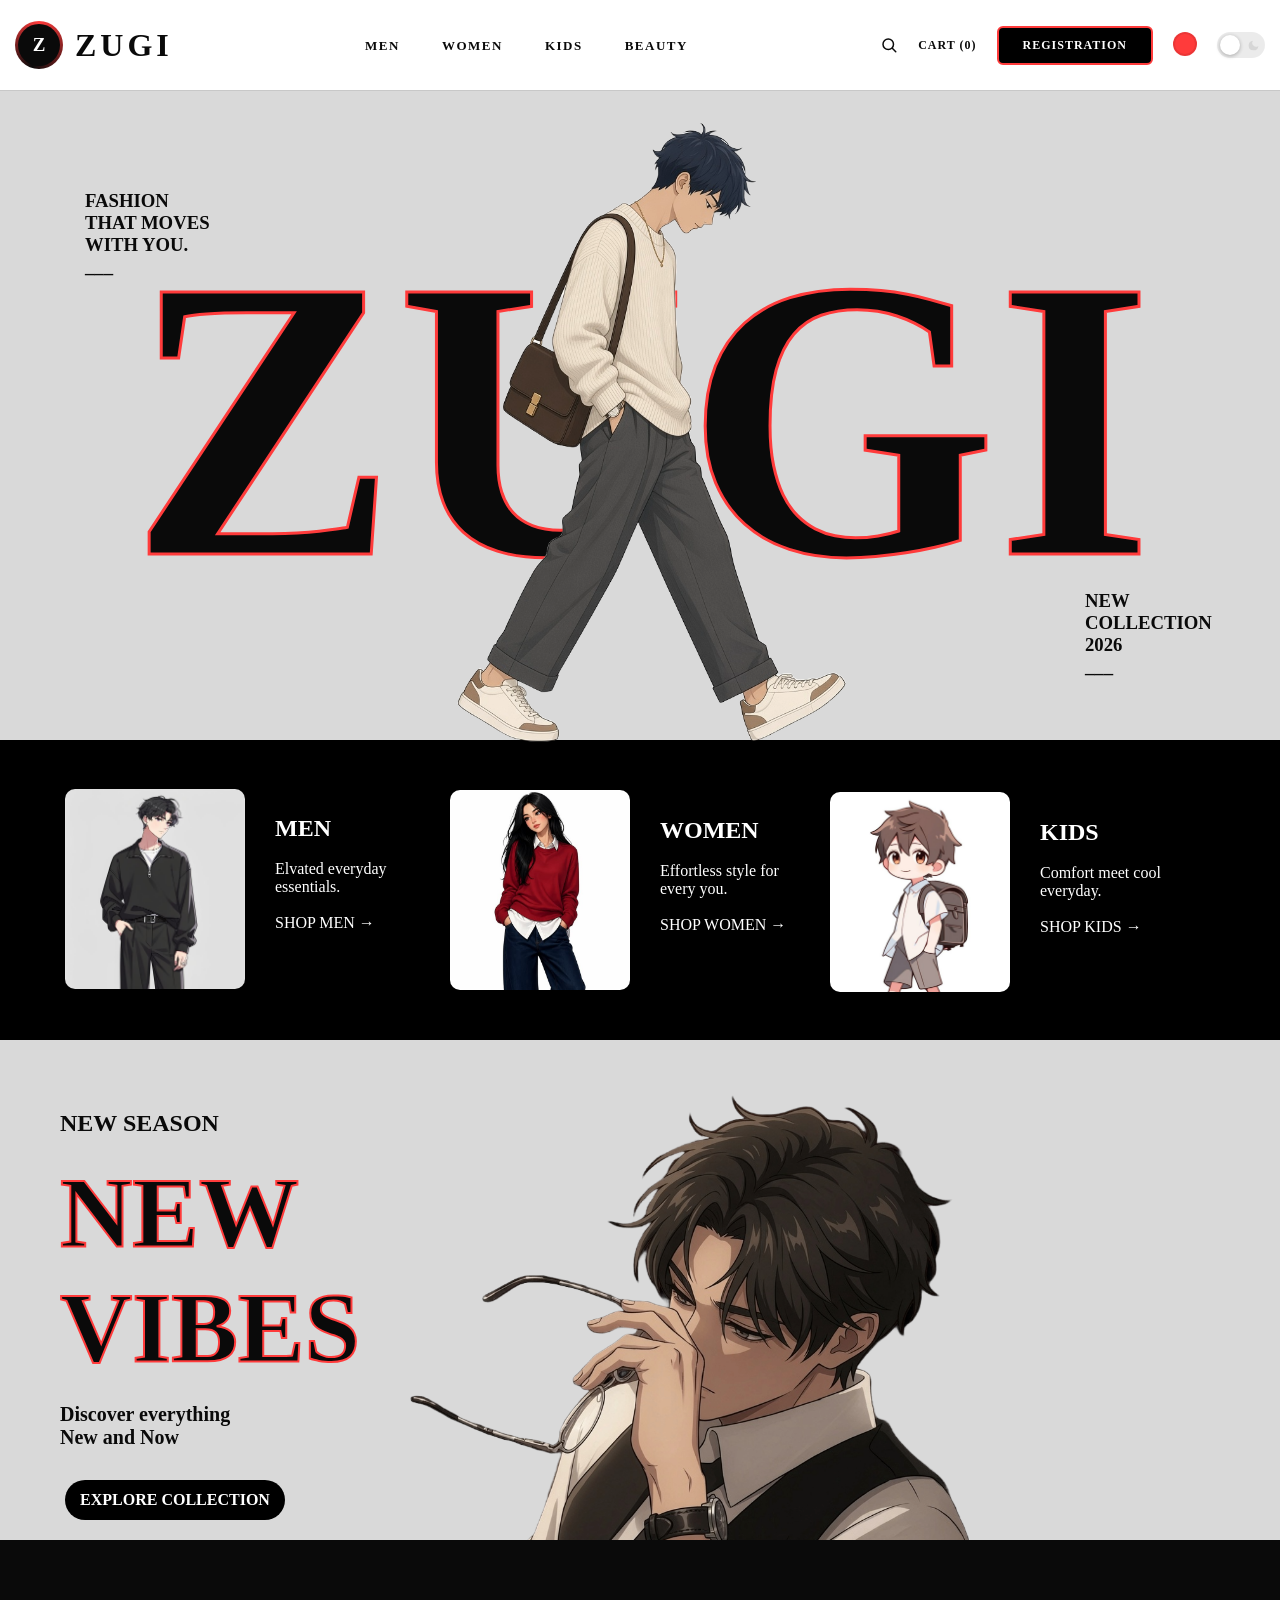
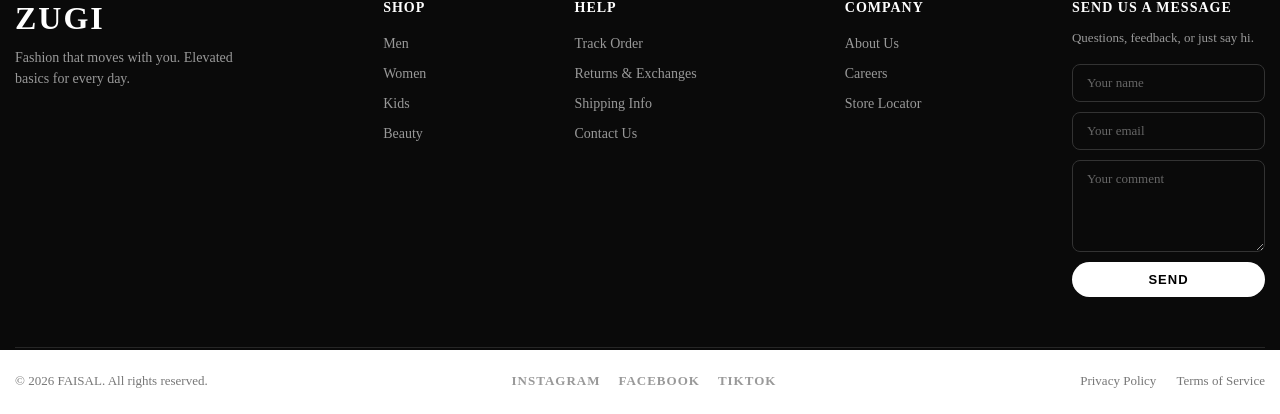
<file: index.html>
<!DOCTYPE html>
<html>
<head>
	<meta charset="utf-8">
	<meta name="viewport" content="width=device-width, initial-scale=1">
	<title>ZUGI</title>
	<style>
* {
	margin: 0px;
	padding: 0px;
}
html{
	scroll-behavior: smooth;
}

/* ===== Light/Dark Mode ===== */
:root{
	--bg: #ffffff;
	--text: #0a0a0a;
	--header-bg: rgba(255,255,255,0.92);
	--card-bg: #f5f5f5;
	--card-text: #0a0a0a;
	--card-border: rgba(0,0,0,0.08);
	--accent: #ff3b3b;
	--muted: #888888;
	--shadow: rgba(0,0,0,0.12);
	--hero-bg: #d9d9d9;
}
body.dark-mode{
	--bg: #121212;
	--text: #f2f2f2;
	--header-bg: rgba(18,18,18,0.92);
	--card-bg: #1e1e1e;
	--card-text: #f2f2f2;
	--card-border: rgba(255,255,255,0.1);
	--muted: #999999;
	--shadow: rgba(0,0,0,0.4);
	--hero-bg: #1c1c1c;
}
body{
	padding-top: 90px;
	background: var(--bg);
	color: var(--text);
}
body, body *{
	transition: background-color 0.3s ease, color 0.3s ease, border-color 0.3s ease, box-shadow 0.3s ease;
}

/* Dark/light switch */
.theme-switch{
	background: none;
	border: none;
	padding: 0;
	cursor: pointer;
	display: flex;
	align-items: center;
}
.theme-switch-track{
	position: relative;
	width: 48px;
	height: 26px;
	border-radius: 20px;
	background: var(--card-border);
	display: flex;
	align-items: center;
	justify-content: space-between;
	padding: 0 5px;
	box-sizing: border-box;
}
.theme-switch-track svg{
	width: 13px;
	height: 13px;
	opacity: 0.6;
}
.theme-switch-track svg.sun-icon{ color: #f5a623; }
.theme-switch-track svg.moon-icon{ color: #c9c9c9; }
.theme-switch-thumb{
	position: absolute;
	top: 3px;
	left: 3px;
	width: 20px;
	height: 20px;
	border-radius: 50%;
	background: #ffffff;
	box-shadow: 0 1px 4px rgba(0,0,0,0.3);
	transition: transform 0.3s ease;
}
body.dark-mode .theme-switch-thumb{
	transform: translateX(22px);
}

/* Accent color picker */
/* Search widget */
.search-widget{
	position: relative;
}
.search-btn{
	background: none;
	border: none;
	cursor: pointer;
	color: var(--text);
	padding: 0;
	display: flex;
	align-items: center;
	transition: color 0.25s;
}
.search-btn svg{
	width: 18px;
	height: 18px;
}
.search-btn:hover{
	color: var(--accent);
}
.search-panel{
	display: flex;
	position: absolute;
	top: 34px;
	left: 50%;
	transform: translateX(-50%) translateY(-8px) scale(0.96);
	background: var(--card-bg);
	border: 1px solid var(--card-border);
	border-radius: 50px;
	padding: 6px;
	box-shadow: 0 8px 24px var(--shadow);
	z-index: 1100;
	opacity: 0;
	pointer-events: none;
	transition: opacity 0.2s ease, transform 0.2s ease;
}
.search-panel.open{
	opacity: 1;
	transform: translateX(-50%) translateY(0) scale(1);
	pointer-events: auto;
}
.search-panel input{
	border: none;
	background: transparent;
	outline: none;
	padding: 8px 12px;
	width: 200px;
	color: var(--card-text);
	font-size: 13px;
}
.search-panel button{
	background: var(--accent);
	color: white;
	border: none;
	border-radius: 50px;
	padding: 8px 18px;
	font-size: 11px;
	font-weight: bold;
	letter-spacing: 1px;
	cursor: pointer;
}

.color-picker{
	position: relative;
}
.color-picker-btn{
	width: 24px;
	height: 24px;
	border-radius: 50%;
	border: 2px solid var(--card-border);
	background: var(--accent);
	cursor: pointer;
	padding: 0;
}
.color-picker-panel{
	display: grid;
	position: absolute;
	top: 38px;
	right: 0;
	background: var(--card-bg);
	border: 1px solid var(--card-border);
	border-radius: 12px;
	padding: 12px;
	box-shadow: 0 8px 24px var(--shadow);
	gap: 10px;
	grid-template-columns: repeat(4, 1fr);
	z-index: 1100;
	opacity: 0;
	transform: translateY(-8px) scale(0.96);
	pointer-events: none;
	transition: opacity 0.2s ease, transform 0.2s ease;
}
.color-picker-panel.open{
	opacity: 1;
	transform: translateY(0) scale(1);
	pointer-events: auto;
}
.color-swatch{
	width: 26px;
	height: 26px;
	border-radius: 50%;
	border: 2px solid transparent;
	cursor: pointer;
	padding: 0;
	transition: transform 0.15s ease, border-color 0.2s ease;
}
.color-swatch:hover{
	transform: scale(1.15);
}
.color-swatch.active{
	border-color: var(--card-text);
	box-shadow: 0 0 0 2px var(--card-bg), 0 0 0 4px var(--card-text);
}
.color-picker-btn{
	transition: transform 0.2s ease;
}
.color-picker-btn:hover{
	transform: scale(1.12);
}
.theme-switch-track{
	transition: box-shadow 0.2s ease;
}
.theme-switch:hover .theme-switch-track{
	box-shadow: 0 0 0 3px var(--card-border);
}
.container{
	height: 10px;
	width: 1250px;
	/*background: red;*/
	margin: auto;
}
.header{
	width: 100%;
	height: 90px;
	background: var(--header-bg);
	backdrop-filter: blur(10px);
	-webkit-backdrop-filter: blur(10px);
	box-shadow: 0 1px 0 rgba(0,0,0,0.08);
	position: fixed;
	top: 0;
	left: 0;
	z-index: 1000;
}
.header .container{
	height: 100%;
	display: flex;
	align-items: center;
	justify-content: space-between;
}
.logo{
	height: auto;
	width: auto;
	margin: 0;
	position: static;
}
.logo-link{
	display: flex;
	align-items: center;
	gap: 12px;
	text-decoration: none;
	animation: logoIntro 0.7s ease both;
}
@keyframes logoIntro{
	from{ opacity: 0; transform: translateY(-8px); }
	to{ opacity: 1; transform: translateY(0); }
}
.logo-ring{
	flex-shrink: 0;
	width: 42px;
	height: 42px;
	border-radius: 50%;
	padding: 3px;
	display: flex;
	align-items: center;
	justify-content: center;
	background: conic-gradient(from 0deg, var(--accent), #0a0a0a 55%, var(--accent));
	animation: logoSpin 5s linear infinite;
	transition: animation-duration 0.3s ease;
}
.logo-badge{
	width: 100%;
	height: 100%;
	border-radius: 50%;
	background: #0a0a0a;
	color: #fff;
	display: flex;
	align-items: center;
	justify-content: center;
	font-family: Cooper, Georgia, serif;
	font-size: 19px;
	font-weight: 700;
	animation: logoSpinReverse 5s linear infinite;
}
@keyframes logoSpin{
	to{ transform: rotate(360deg); }
}
@keyframes logoSpinReverse{
	to{ transform: rotate(-360deg); }
}
.logo-link:hover .logo-ring{
	animation-duration: 1.4s;
}
.logo-link:hover .logo-badge{
	animation-duration: 1.4s;
}
.logo h1{
	font-size: 32px;
	font-family: Cooper, Georgia, serif;
	letter-spacing: 4px;
	color: var(--text);
	transition: letter-spacing 0.3s ease, color 0.3s ease;
}
.logo-link:hover h1{
	letter-spacing: 6px;
	color: var(--accent);
}
.navi{
	height: auto;
	width: auto;
}
.navi ul{
	display: flex;
	align-items: center;
	gap: 8px;
}
.navi ul li{
	display: inline;
}
.navi ul li a{
	position: relative;
	color: var(--text);
	text-decoration: none;
	padding: 8px 17px;
	font-weight: 700;
	font-size: 13px;
	letter-spacing: 1.5px;
	transition: color 0.25s;
}
.navi ul li a::after{
	content: "";
	position: absolute;
	left: 17px;
	right: 17px;
	bottom: 4px;
	height: 2px;
	background: var(--accent);
	transform: scaleX(0);
	transform-origin: right;
	transition: transform 0.3s ease;
}
.navi ul li a:hover{
	color: var(--accent);
}
.navi ul li a:hover::after{
	transform: scaleX(1);
	transform-origin: left;
}
.header-icons{
	display: flex;
	align-items: center;
	gap: 20px;
}
.header-icons a{
	color: var(--text);
	text-decoration: none;
	font-size: 12px;
	font-weight: 700;
	letter-spacing: 1px;
	transition: color 0.25s;
}
.header-icons a:hover{
	color: var(--accent);
}
.content{
	width: 100%;
	height: 650px;
	background: var(--hero-bg);
}
.thankyou{
	width: 100%;
	min-height: 450px;
	background: #fff;
	display: flex;
	align-items: center;
	justify-content: center;
}
.thankyou .container{
	height: auto;
	display: flex;
	align-items: center;
	justify-content: center;
}
.thankyou-card{
	max-width: 480px;
	width: 100%;
	text-align: center;
	padding: 70px 20px;
}
.thankyou-icon{
	width: 64px;
	height: 64px;
	border-radius: 50%;
	background: #0a0a0a;
	color: #fff;
	display: flex;
	align-items: center;
	justify-content: center;
	font-size: 28px;
	margin: 0 auto 24px;
	animation: thankyouPop 0.5s ease both;
}
@keyframes thankyouPop{
	from{ transform: scale(0); opacity: 0; }
	to{ transform: scale(1); opacity: 1; }
}
.thankyou-card h1{
	font-size: 36px;
	letter-spacing: 2px;
	color: #0a0a0a;
	margin-bottom: 18px;
	animation: logoIntro 0.6s ease both;
}
.thankyou-card p{
	font-size: 15px;
	color: #555;
	line-height: 1.6;
	margin-bottom: 30px;
}
.thankyou-btn{
	display: inline-block;
	background: #0a0a0a;
	color: #fff;
	text-decoration: none;
	padding: 14px 36px;
	border-radius: 50px;
	font-weight: bold;
	letter-spacing: 1px;
	font-size: 13px;
	transition: background 0.3s ease;
}
.thankyou-btn:hover{
	background: var(--accent);
}
.txt {
	height: 50px;
	width: 400px;
	/*background: red;*/
	position: relative;
	right: -70px;
	top: 100px;
	color: var(--text);

}
.image{
	height: 650px;
	width: 650px;
	/*background: black;*/
	margin: auto;
	position: relative;
	top: -426px;
	background-image: url(walk.png);
	background-size: 650px 650px;

}
.walk{
	height: 400px;
	width: 1020px;
	/*background: red;*/
	margin: auto;
	position: relative;
	top: 50px;
}
.walk h1{
	font-size: 400px;
	color: var(--text);
	-webkit-text-stroke: 3px var(--accent);
	text-stroke: 3px var(--accent);
}
.txt2{
	height: 100px;
	width: 150px;
	/*background: red;*/
	position: relative;
	top: -600px;
	right: -1070px;
	color: var(--text);
}
.content2{
	width: 100%;
	height: 300px;
	background: black;
}
.g1{
	height: 200px;
	width: 180px;
	background: var(--accent);
	position: relative;
	right: -50px;
	top: 49px;
	background-image: url(men.jpg);
	background-size: cover;
	/*border: solid skyblue;*/
	border-radius: 10px;
}
.g1:hover{
	transform: 
	perspective(600px)
	rotateX(20deg)
	rotateY(-20deg)
	scale(1.1);
	}
.g2{
	height: 200px;
	width: 180px;
	background: pink;
	position: relative;
	right: -815px;
	top: -148px;
	background-image: url(kido.jfif);
	background-size: cover;
	/*border: solid yellow;*/
	border-radius: 10px;
}
.g2:hover{
	transform: 
	perspective(600px)
	rotateX(20deg)
	rotateY(-20deg)
	scale(1.1);
	}
.g3{
	height: 200px;
	width: 180px;
	background: orange;
	position: relative;
	right: -435px;
	top: -350px;
	background-image: url(woman.jpg);
	background-size: cover;
	/*border: solid red;*/
	border-radius: 10px;
}
.g3:hover{
	transform: 
	perspective(600px)
	rotateX(20deg)
	rotateY(-20deg)
	scale(1.1);
	}
.t1{
	height: 100px;
	width: 150px;
	/*background: red;*/
	position: relative;
    right: -260px;
    top: -525px;
}
.t1 h2{
	color: white;
}
.t1 p{
	color: white;
}
.t1 a{
	color: white;
	text-decoration: none;
}
.t1 a:hover{
	color: var(--accent);
	transition: 2s;
}
.t2{
	height: 100px;
	width: 150px;
	/*background: blue;*/
	position: relative;
    right: -645px;
    top: -623px;
}
.t2 h2{
	color: white;
}
.t2 p{
	color: white;
}
.t2 a{
	color: white;
	text-decoration: none;
} 
.t2 a:hover{
	color: var(--accent);
	transition: 2s;
}

.t3{
	height: 100px;
	width: 150px;
	/*background: red;*/
	position: relative;
    right: -1025px;
    top: -721px;
}
.t3 h2{
	color: white;
}
.t3 p{
	color: white;
}
.t3 a{
	color: white;
	text-decoration: none;
}
.t3 a:hover{
	color: var(--accent);
	transition: 2s;
}
.content3{
	height: 500px;
	width: 100%;
	background: var(--hero-bg);
	background-image: url(model.png);
	background-repeat: no-repeat;
	background-position: center center;
    background-size: 690px;
}
.text{
	height: 15px;
	width: 200px;
	/*background: black;*/
	position: relative;
	top: 70px;
	right: -45px;
	color: var(--text);
}
.text h1{
	font-size: 100px;
	-webkit-text-stroke: 2px var(--accent);
	text-stroke: 2px var(--accent);

}
.text p{
	font-size: 20px;
	font-weight: bold;
}
.text2 {
  height: 40px;
  width: 220px;
  background: black;
  display: flex;              /* makes centering easy */
  justify-content: center;    /* horizontal center */
  align-items: center;        /* vertical center */
  margin-top: 425px;
  position: relative;
  right: -50px;
  border-radius: 50px;
}

.text2 a {
  display: inline-block;
  color: white;               /* so text is visible on black */
  text-decoration: none;      /* removes underline */
  font-weight: bold;          /* optional – makes it look more like a button */
  line-height: 30px;          /* also helps vertical centering */
  width: 100%;                /* optional – makes the whole bar clickable */
  text-align: center;         /* extra safety for centering */
}

.content4{
	width: 100%;
	height: 340px;
	background: #0a0a0a;
	padding-top: 60px;
	padding-bottom: 10px;
}
.content4 .container{
	height: auto;
}
.footer-top{
	display: flex;
	justify-content: space-between;
	flex-wrap: wrap;
	gap: 40px;
	padding-bottom: 50px;
}
.footer-brand{
	max-width: 220px;
}
.footer-brand h2{
	color: white;
	font-size: 32px;
	letter-spacing: 2px;
}
.footer-brand p{
	color: #999;
	font-size: 14px;
	margin-top: 10px;
	line-height: 1.5;
}
.footer-col h4{
	color: white;
	font-size: 14px;
	letter-spacing: 1px;
	margin-bottom: 18px;
}
.footer-col ul{
	list-style: none;
}
.footer-col ul li{
	margin-bottom: 12px;
}
.footer-col ul li a{
	color: #999;
	text-decoration: none;
	font-size: 14px;
	transition: color 0.3s;
}
.footer-col ul li a:hover{
	color: var(--accent);
}
.footer-newsletter{
	max-width: 260px;
}
.footer-newsletter h4{
	color: white;
	font-size: 14px;
	letter-spacing: 1px;
	margin-bottom: 12px;
}
.footer-newsletter p{
	color: #999;
	font-size: 13px;
	margin-bottom: 16px;
	line-height: 1.5;
}
.footer-form{
	display: flex;
	flex-direction: column;
	gap: 10px;
}
.footer-form input,
.footer-form textarea{
	background: transparent;
	border: 1px solid #333;
	border-radius: 8px;
	outline: none;
	padding: 10px 14px;
	color: white;
	font-size: 13px;
	font-family: inherit;
}
.footer-form input::placeholder,
.footer-form textarea::placeholder{
	color: #666;
}
.footer-form input:focus,
.footer-form textarea:focus{
	border-color: var(--accent);
}
.footer-form textarea{
	resize: vertical;
	min-height: 70px;
}
.footer-form button{
	background: white;
	color: black;
	border: none;
	border-radius: 50px;
	padding: 10px 0;
	font-weight: bold;
	font-size: 13px;
	letter-spacing: 1px;
	cursor: pointer;
	transition: background 0.25s, color 0.25s;
}
.footer-form button:hover{
	background: var(--accent);
	color: white;
}
.footer-divider{
	height: 1px;
	width: 100%;
	background: #262626;
}
.footer-bottom{
	display: flex;
	justify-content: space-between;
	align-items: center;
	flex-wrap: wrap;
	gap: 20px;
	padding: 25px 0;
}
.footer-bottom p{
	color: #777;
	font-size: 13px;
}
.footer-social{
	display: flex;
	gap: 18px;
}
.footer-social a{
	color: #999;
	text-decoration: none;
	font-size: 13px;
	font-weight: bold;
	letter-spacing: 1px;
	transition: color 0.3s;
}
.footer-social a:hover{
	color: var(--accent);
}
.footer-legal{
	display: flex;
	gap: 20px;
}
.footer-legal a{
	color: #777;
	text-decoration: none;
	font-size: 13px;
	transition: color 0.3s;
}
.footer-legal a:hover{
	color: white;
}
@media (max-width: 1250px){
	.container{
		width: 90%;
	}
}
@media (max-width: 700px){
	.footer-top{
		flex-direction: column;
		gap: 30px;
	}
	.footer-bottom{
		flex-direction: column;
		align-items: flex-start;
	}
}
.header-icons a.register {
  display: inline-block;
  padding: 10px 24px;
  background-color: #000;
  color: #ffffff;
  border: solid var(--accent) 2px;
  border-radius: 6px;
}
.header-icons a.register:hover {
	background-color: var(--accent);
	border: solid black 2px;
	color: black;
	transition: 2s;

}

/* ===== Registration Form ===== */
body.register-page {
  height: 100vh;
  display: flex;
  align-items: center;
  justify-content: center;
  background: #000;
  padding-top: 0;
}

.form-wrapper {
  position: relative;
  width: 850px;
  max-width: 90%;
  padding: 60px 50px;
  border-radius: 20px;
  overflow: hidden;
  background-image: url('moon.jfif'); /* put your image path here */
  background-size: cover;
  background-position: center;
}

.form-wrapper::before {
  content: "";
  position: absolute;
  top: 0; left: 0; right: 0; bottom: 0;
  background: rgba(20, 25, 55, 0.55);
  z-index: 0;
}

.form-wrapper > * {
  position: relative;
  z-index: 1;
}

.form-title {
  text-align: center;
  color: #ffffff;
  font-size: 32px;
  font-weight: 700;
  margin-bottom: 12px;
}

.form-underline {
  width: 60px;
  height: 3px;
  background: #ffffff;
  margin: 0 auto 40px;
  border-radius: 2px;
}

.form-row {
  display: flex;
  gap: 24px;
  margin-bottom: 20px;
}

.form-group {
  flex: 1;
}

.form-group input {
  width: 100%;
  padding: 16px 22px;
  border-radius: 50px;
  border: 1px solid rgba(255, 255, 255, 0.4);
  background: rgba(255, 255, 255, 0.12);
  backdrop-filter: blur(8px);
  -webkit-backdrop-filter: blur(8px);
  color: #ffffff;
  font-size: 14px;
  outline: none;
  box-sizing: border-box;
  transition: background 0.3s ease, border-color 0.3s ease;
}

.form-group input::placeholder {
  color: rgba(255, 255, 255, 0.75);
}

.form-group input:focus {
  background: rgba(255, 255, 255, 0.2);
  border-color: #ffffff;
}

.form-submit {
  text-align: center;
  margin-top: 30px;
}

.form-submit button {
  padding: 14px 60px;
  border: none;
  border-radius: 50px;
  background: #ef6b5b;
  color: #ffffff;
  font-size: 15px;
  font-weight: 600;
  letter-spacing: 0.5px;
  cursor: pointer;
  transition: background 0.3s ease, transform 0.2s ease;
}

.form-submit button:hover {
  background: #e2503e;
  transform: translateY(-2px);
}

@media (max-width: 600px) {
  .form-row {
    flex-direction: column;
    gap: 20px;
  }
}
.pose{
	height: 500px;
	width: 280px;
	/*background: red;*/
	position: relative;
	right: -10px;
	top: 49px;
	background-image: url(pose1.png);
	background-size: cover;
	/*border: solid skyblue;*/
	border-radius: 10px;
}

/* ===== Shop Pages (men/women/kids) ===== */
.shop-page{
	width: 1250px;
	height: auto;
	margin: auto;
}
@media (max-width: 1250px){
	.shop-page{
		width: 90%;
	}
}
.shop-title{
	text-align: center;
	padding: 60px 0 30px;
}
.shop-title h1{
	font-size: 42px;
	letter-spacing: 2px;
	color: var(--text);
}
.shop-title p{
	color: #888;
	margin-top: 10px;
}
.product-grid{
	display: flex;
	flex-wrap: wrap;
	justify-content: center;
	gap: 25px;
	padding-bottom: 70px;
}
.product-card{
	width: 270px;
	background: var(--card-bg);
	border: 1px solid var(--card-border);
	border-radius: 10px;
	overflow: hidden;
	text-align: center;
	padding-bottom: 16px;
	box-shadow: 0 4px 14px rgba(0,0,0,0.12);
	transition: transform 0.3s ease, box-shadow 0.3s ease;
}
.product-card:hover{
	transform: translateY(-6px);
	box-shadow: 0 8px 20px rgba(0,0,0,0.18);
}
.product-img{
	height: 320px;
	width: 100%;
	background-size: cover;
	background-position: center;
	background-color: rgba(128,128,128,0.15);
	border-radius: 10px 10px 0 0;
}
.product-name{
	margin-top: 14px;
	font-weight: bold;
	color: var(--card-text);
}
.product-price{
	margin-top: 6px;
	color: var(--accent);
	font-weight: bold;
}
.product-link{
	display: block;
	color: inherit;
	text-decoration: none;
}
.quick-add-form{
	margin-top: 14px;
	padding: 0 16px;
}
.quick-add-form button{
	background: #0a0a0a;
	color: white;
	border: none;
	border-radius: 50px;
	padding: 9px 22px;
	font-size: 11px;
	font-weight: bold;
	letter-spacing: 1px;
	cursor: pointer;
	transition: background 0.25s;
}
.quick-add-form button:hover{
	background: var(--accent);
}

/* ===== Product Detail Page ===== */
.product-detail{
	display: flex;
	flex-wrap: wrap;
	gap: 50px;
	padding-bottom: 80px;
}
.product-detail-img-wrap{
	flex: 1 1 450px;
	height: 550px;
	border-radius: 10px;
	overflow: hidden;
	background-color: rgba(128,128,128,0.15);
}
.product-detail-img{
	width: 100%;
	height: 100%;
	background-size: cover;
	background-position: center;
	animation: productZoom 6s ease-in-out infinite alternate;
}
@keyframes productZoom{
	from{ transform: scale(1); }
	to{ transform: scale(1.08); }
}
.product-detail-info{
	flex: 1 1 400px;
}
.product-detail-info h1{
	font-size: 34px;
	letter-spacing: 1px;
	color: var(--text);
	margin-bottom: 12px;
}
.product-detail-price{
	font-size: 22px;
	color: var(--accent);
	font-weight: bold;
	margin-bottom: 22px;
}
.product-detail-desc{
	color: var(--text);
	line-height: 1.7;
	margin-bottom: 26px;
}
.product-detail-meta p{
	margin-bottom: 14px;
	color: var(--text);
}
.size-box{
	display: inline-block;
	border: 1px solid var(--card-border);
	padding: 6px 14px;
	margin: 6px 8px 0 0;
	border-radius: 6px;
	font-size: 13px;
}
.add-to-cart-form{
	margin-top: 28px;
	display: flex;
	gap: 12px;
	align-items: center;
}
.add-to-cart-form input[type="number"]{
	width: 70px;
	padding: 12px;
	border: 1px solid var(--card-border);
	border-radius: 6px;
	background: transparent;
	color: var(--text);
	font-size: 14px;
}
.add-to-cart-form button{
	background: #0a0a0a;
	color: white;
	border: none;
	border-radius: 50px;
	padding: 14px 36px;
	font-weight: bold;
	letter-spacing: 1px;
	cursor: pointer;
	transition: background 0.25s;
}
.add-to-cart-form button:hover{
	background: var(--accent);
}
.back-link{
	margin-top: 26px;
}
.back-link a{
	color: var(--text);
	font-size: 13px;
	text-decoration: none;
}
.back-link a:hover{
	color: var(--accent);
}

/* ===== Cart Page ===== */
.cart-empty{
	text-align: center;
	padding-bottom: 70px;
	color: var(--text);
}
.cart-empty a{
	color: var(--accent);
	text-decoration: none;
}
.cart-list{
	display: flex;
	flex-direction: column;
	gap: 16px;
	padding-bottom: 40px;
}
.cart-item{
	display: flex;
	align-items: center;
	gap: 20px;
	background: var(--card-bg);
	border: 1px solid var(--card-border);
	border-radius: 10px;
	padding: 14px 20px;
}
.cart-item-img{
	width: 80px;
	height: 80px;
	flex-shrink: 0;
	background-size: cover;
	background-position: center;
	background-color: rgba(128,128,128,0.15);
	border-radius: 8px;
}
.cart-item-info{
	flex: 1;
}
.cart-item-name{
	font-weight: bold;
	color: var(--card-text);
}
.cart-item-price{
	color: #888;
	font-size: 13px;
	margin-top: 4px;
}
.cart-item-qty{
	display: flex;
	align-items: center;
	gap: 8px;
}
.cart-item-qty input{
	width: 55px;
	padding: 8px;
	border: 1px solid var(--card-border);
	border-radius: 6px;
	background: transparent;
	color: var(--card-text);
}
.cart-item-qty button,
.cart-remove-btn{
	background: none;
	border: 1px solid var(--card-border);
	border-radius: 6px;
	padding: 8px 14px;
	font-size: 11px;
	font-weight: bold;
	letter-spacing: 0.5px;
	cursor: pointer;
	color: var(--card-text);
	transition: 0.25s;
}
.cart-item-qty button:hover{
	border-color: #0a0a0a;
}
.cart-remove-btn:hover{
	background: var(--accent);
	color: white;
	border-color: var(--accent);
}
.cart-item-subtotal{
	font-weight: bold;
	color: var(--card-text);
	width: 80px;
	text-align: right;
}
.cart-total{
	text-align: right;
	font-size: 20px;
	font-weight: bold;
	color: var(--text);
	padding-bottom: 60px;
}

/* ===== Scroll Reveal ===== */
.product-card,
.shop-title,
.cart-item,
.cart-total,
.product-detail,
.content .txt,
.content .txt2,
.content .image,
.t1, .t2, .t3,
.text, .text2{
	opacity: 0;
	transform: translateY(28px);
	transition: opacity 0.7s ease, transform 0.7s ease;
}
.in-view{
	opacity: 1 !important;
	transform: translateY(0) !important;
}
.product-grid .product-card:nth-child(1){ transition-delay: 0.05s; }
.product-grid .product-card:nth-child(2){ transition-delay: 0.1s; }
.product-grid .product-card:nth-child(3){ transition-delay: 0.15s; }
.product-grid .product-card:nth-child(4){ transition-delay: 0.2s; }
.product-grid .product-card:nth-child(5){ transition-delay: 0.25s; }
.product-grid .product-card:nth-child(6){ transition-delay: 0.3s; }
.product-grid .product-card:nth-child(7){ transition-delay: 0.35s; }
.product-grid .product-card:nth-child(8){ transition-delay: 0.4s; }
	</style>
</head>
<body>
<div class="header">
	<div class="container">
		<div class="logo">
			<a href="index.html" class="logo-link">
				<span class="logo-ring">
					<span class="logo-badge">Z</span>
				</span>
				<h1>ZUGI</h1>
			</a>
		</div>
		<div class="navi">
			<ul>
				<li><a href="men.html">MEN</a></li>
				<li><a href="women.html">WOMEN</a></li>
				<li><a href="kids.html">KIDS</a></li>
				<li><a href="beauty.html">BEAUTY</a></li>
			</ul>
		</div>
		<div class="header-icons">
			<div class="search-widget">
				<button type="button" class="search-btn" id="search-btn" aria-label="Search">
					<svg viewBox="0 0 24 24" fill="none" stroke="currentColor" stroke-width="2" stroke-linecap="round"><circle cx="11" cy="11" r="7"/><path d="M21 21l-4.3-4.3"/></svg>
				</button>
				<form action="search.html" method="GET" class="search-panel" id="search-panel">
					<input type="text" name="q" id="search-input" placeholder="Search products..." autocomplete="off">
					<button type="submit">GO</button>
				</form>
			</div>
			<a href="cart.html">CART (<span id="cart-count">0</span>)</a>
			<a href="reg.html" class="register">REGISTRATION</a>

			<div class="color-picker">
				<button type="button" class="color-picker-btn" id="color-picker-btn" aria-label="Change theme color"></button>
				<div class="color-picker-panel" id="color-picker-panel">
					<button type="button" class="color-swatch" data-color="#ff3b3b" style="background:#ff3b3b;" aria-label="Red" title="Red"></button>
					<button type="button" class="color-swatch" data-color="#3b82f6" style="background:#3b82f6;" aria-label="Blue" title="Blue"></button>
					<button type="button" class="color-swatch" data-color="#22c55e" style="background:#22c55e;" aria-label="Green" title="Green"></button>
					<button type="button" class="color-swatch" data-color="#a855f7" style="background:#a855f7;" aria-label="Purple" title="Purple"></button>
					<button type="button" class="color-swatch" data-color="#f97316" style="background:#f97316;" aria-label="Orange" title="Orange"></button>
					<button type="button" class="color-swatch" data-color="#ec4899" style="background:#ec4899;" aria-label="Pink" title="Pink"></button>
					<button type="button" class="color-swatch" data-color="#14b8a6" style="background:#14b8a6;" aria-label="Teal" title="Teal"></button>
				</div>
			</div>

			<button id="theme-toggle" type="button" class="theme-switch" aria-label="Toggle dark mode">
				<span class="theme-switch-track">
					<svg class="sun-icon" viewBox="0 0 24 24" fill="none" stroke="currentColor" stroke-width="2" stroke-linecap="round"><circle cx="12" cy="12" r="4"/><path d="M12 2v2M12 20v2M4.9 4.9l1.4 1.4M17.7 17.7l1.4 1.4M2 12h2M20 12h2M4.9 19.1l1.4-1.4M17.7 6.3l1.4-1.4"/></svg>
					<svg class="moon-icon" viewBox="0 0 24 24" fill="currentColor"><path d="M21 12.8A9 9 0 1111.2 3a7 7 0 009.8 9.8z"/></svg>
					<span class="theme-switch-thumb"></span>
				</span>
			</button>
		</div>
	</div>
</div>
<div class="content">
	<div class="container">
		<div class="txt">
			<h3>FASHION<br>THAT MOVES<br>WITH YOU.<br> ___</h3>
		</div>
		<div class="walk">
			<h1>ZUGI</h1>
		</div>
		<div class="image"></div>
		<div class="txt2">
			<h3>NEW<br>COLLECTION<br>2026<br> ___</h3>
		</div>
	</div>
</div>
<div class="content2">
	<div class="container">
		<div class="g1"></div>
		<div class="g2"></div>
		<div class="g3"></div>
		<div class="t1">
			<h2>MEN</h2><br>
			<p>Elvated everyday essentials.</p>
			<br>
			<a href="men.html">SHOP MEN →</a>
		</div>
		<div class="t2">
			<h2>WOMEN</h2><br>
			<p>Effortless style for every you.</p>
			<br>
			<a href="women.html">SHOP WOMEN →</a>
		</div>
		<div class="t3">
			<h2>KIDS</h2><br>
			<p>Comfort meet cool everyday.</p>
			<br>
			<a href="kids.html">SHOP KIDS →</a>
		</div>
	</div>
</div>
<div class="content3">
	<div class="container">
		<div class="text">
			<h2>NEW SEASON</h2>
			<br>
			<h1>NEW VIBES</h1>
			<br>
			<p>Discover everything <br> New and Now</p>
			<br>
		</div>
		<div class="text2">
			<a href="explore.html">EXPLORE COLLECTION</a>
		</div>
		<div class="model"></div>
	</div>
</div>
<div class="content4">
	<div class="container">
		<div class="footer-top">
			<div class="footer-brand">
				<h2>ZUGI</h2>
				<p>Fashion that moves with you. Elevated basics for every day.</p>
			</div>
			<div class="footer-col">
				<h4>SHOP</h4>
				<ul>
					<li><a href="men.html">Men</a></li>
					<li><a href="women.html">Women</a></li>
					<li><a href="kids.html">Kids</a></li>
					<li><a href="beauty.html">Beauty</a></li>
				</ul>
			</div>
			<div class="footer-col">
				<h4>HELP</h4>
				<ul>
					<li><a href="#">Track Order</a></li>
					<li><a href="#">Returns &amp; Exchanges</a></li>
					<li><a href="#">Shipping Info</a></li>
					<li><a href="#">Contact Us</a></li>
				</ul>
			</div>
			<div class="footer-col">
				<h4>COMPANY</h4>
				<ul>
					<li><a href="#">About Us</a></li>
					<li><a href="#">Careers</a></li>
					<li><a href="#">Store Locator</a></li>
				</ul>
			</div>
			<div class="footer-newsletter">
				<h4>SEND US A MESSAGE</h4>
				<p>Questions, feedback, or just say hi.</p>
				<!--
					FORMSPREE SETUP:
					1. Go to https://formspree.io and create a free account.
					2. Create a new form and copy your form endpoint (looks like
					   https://formspree.io/f/xxxxabcd).
					3. Replace YOUR_FORM_ID below with that ID.
					4. Formspree will redirect to thankyou.html automatically
					   because of the hidden _next field below.
				-->
				<form class="footer-form" action="https://formspree.io/f/YOUR_FORM_ID" method="POST">
					<input type="hidden" name="_next" value="thankyou.html">
					<input type="text" name="name" placeholder="Your name" required>
					<input type="email" name="email" placeholder="Your email" required>
					<textarea name="comment" placeholder="Your comment" rows="3" required></textarea>
					<button type="submit">SEND</button>
				</form>
			</div>
		</div>
		<div class="footer-divider"></div>
		<div class="footer-bottom">
			<p>&copy; 2026 FAISAL. All rights reserved.</p>
			<div class="footer-social">
				<a href="#">INSTAGRAM</a>
				<a href="#">FACEBOOK</a>
				<a href="#">TIKTOK</a>
			</div>
			<div class="footer-legal">
				<a href="#">Privacy Policy</a>
				<a href="#">Terms of Service</a>
			</div>
		</div>
	</div>
</div>
<script>
	// ---- Cart (localStorage-based, replaces PHP sessions) ----
	function getCart(){
		try { return JSON.parse(localStorage.getItem('zugi_cart') || '{}'); } catch(e){ return {}; }
	}
	function setCart(cart){
		localStorage.setItem('zugi_cart', JSON.stringify(cart));
	}
	function addToCart(id, qty){
		qty = Math.max(1, parseInt(qty) || 1);
		var cart = getCart();
		cart[id] = (cart[id] || 0) + qty;
		setCart(cart);
	}
	function updateCartCount(){
		var cart = getCart();
		var total = 0;
		Object.keys(cart).forEach(function(k){ total += cart[k]; });
		var el = document.getElementById('cart-count');
		if (el) el.textContent = total;
	}
	updateCartCount();

	// Catch "ADD TO CART" submits from any page, including ones injected later by JS
	document.addEventListener('submit', function(e){
		var form = e.target;
		if (!form.classList) return;
		if (form.classList.contains('quick-add-form') || form.classList.contains('add-to-cart-form')){
			e.preventDefault();
			var idInput = form.querySelector('input[name="id"]');
			var qtyInput = form.querySelector('input[name="qty"]');
			if (idInput){
				addToCart(idInput.value, qtyInput ? qtyInput.value : 1);
				window.location.href = 'cart.html';
			}
		}
	});

	// Non-functional demo forms (registration / edit / change password / login)
	document.addEventListener('DOMContentLoaded', function () {
		document.querySelectorAll('form[data-disabled]').forEach(function (form) {
			form.addEventListener('submit', function (e) {
				e.preventDefault();
				alert('This is a static demo site — this form is not connected to a database, so nothing is actually submitted.');
			});
		});
	});

	// ---- Dark / light mode ----
	document.addEventListener('DOMContentLoaded', function () {
	const themeBtn = document.getElementById('theme-toggle');
	const body = document.body;

	if (localStorage.getItem('theme') === 'dark') {
		body.classList.add('dark-mode');
	}

	if (themeBtn) themeBtn.addEventListener('click', function(){
		body.classList.toggle('dark-mode');
		localStorage.setItem('theme', body.classList.contains('dark-mode') ? 'dark' : 'light');
	});

	// ---- Accent color picker ----
	const colorBtn = document.getElementById('color-picker-btn');
	const colorPanel = document.getElementById('color-picker-panel');
	const swatches = document.querySelectorAll('.color-swatch');

	function setAccent(color){
		document.documentElement.style.setProperty('--accent', color);
		localStorage.setItem('accentColor', color);
		swatches.forEach(function(s){
			s.classList.toggle('active', s.dataset.color === color);
		});
	}

	const savedAccent = localStorage.getItem('accentColor');
	if (savedAccent) {
		setAccent(savedAccent);
	}

	if (colorBtn) colorBtn.addEventListener('click', function(e){
		e.stopPropagation();
		colorPanel.classList.toggle('open');
	});

	swatches.forEach(function(s){
		s.addEventListener('click', function(){
			setAccent(s.dataset.color);
			colorPanel.classList.remove('open');
		});
	});

	// ---- Search widget ----
	const searchBtn = document.getElementById('search-btn');
	const searchPanel = document.getElementById('search-panel');
	const searchInput = document.getElementById('search-input');

	if (searchBtn) searchBtn.addEventListener('click', function(e){
		e.stopPropagation();
		searchPanel.classList.toggle('open');
		if (searchPanel.classList.contains('open')) {
			searchInput.focus();
		}
	});

	document.addEventListener('click', function(e){
		if (colorPanel && !colorPanel.contains(e.target) && e.target !== colorBtn) {
			colorPanel.classList.remove('open');
		}
		if (searchPanel && !searchPanel.contains(e.target) && e.target !== searchBtn && !searchBtn.contains(e.target)) {
			searchPanel.classList.remove('open');
		}
	});

	// ---- Scroll reveal ----
	const revealSelector = '.product-card, .shop-title, .cart-item, .cart-total, .product-detail, .content .txt, .content .txt2, .content .image, .t1, .t2, .t3, .text, .text2';
	const revealItems = document.querySelectorAll(revealSelector);

	const revealObserver = new IntersectionObserver(function(entries, observer){
		entries.forEach(function(entry){
			if (entry.isIntersecting) {
				entry.target.classList.add('in-view');
				observer.unobserve(entry.target);
			}
		});
	}, { threshold: 0.15 });

	revealItems.forEach(function(item){
		revealObserver.observe(item);
	});
	});
</script>

</body>
</html>
</file>
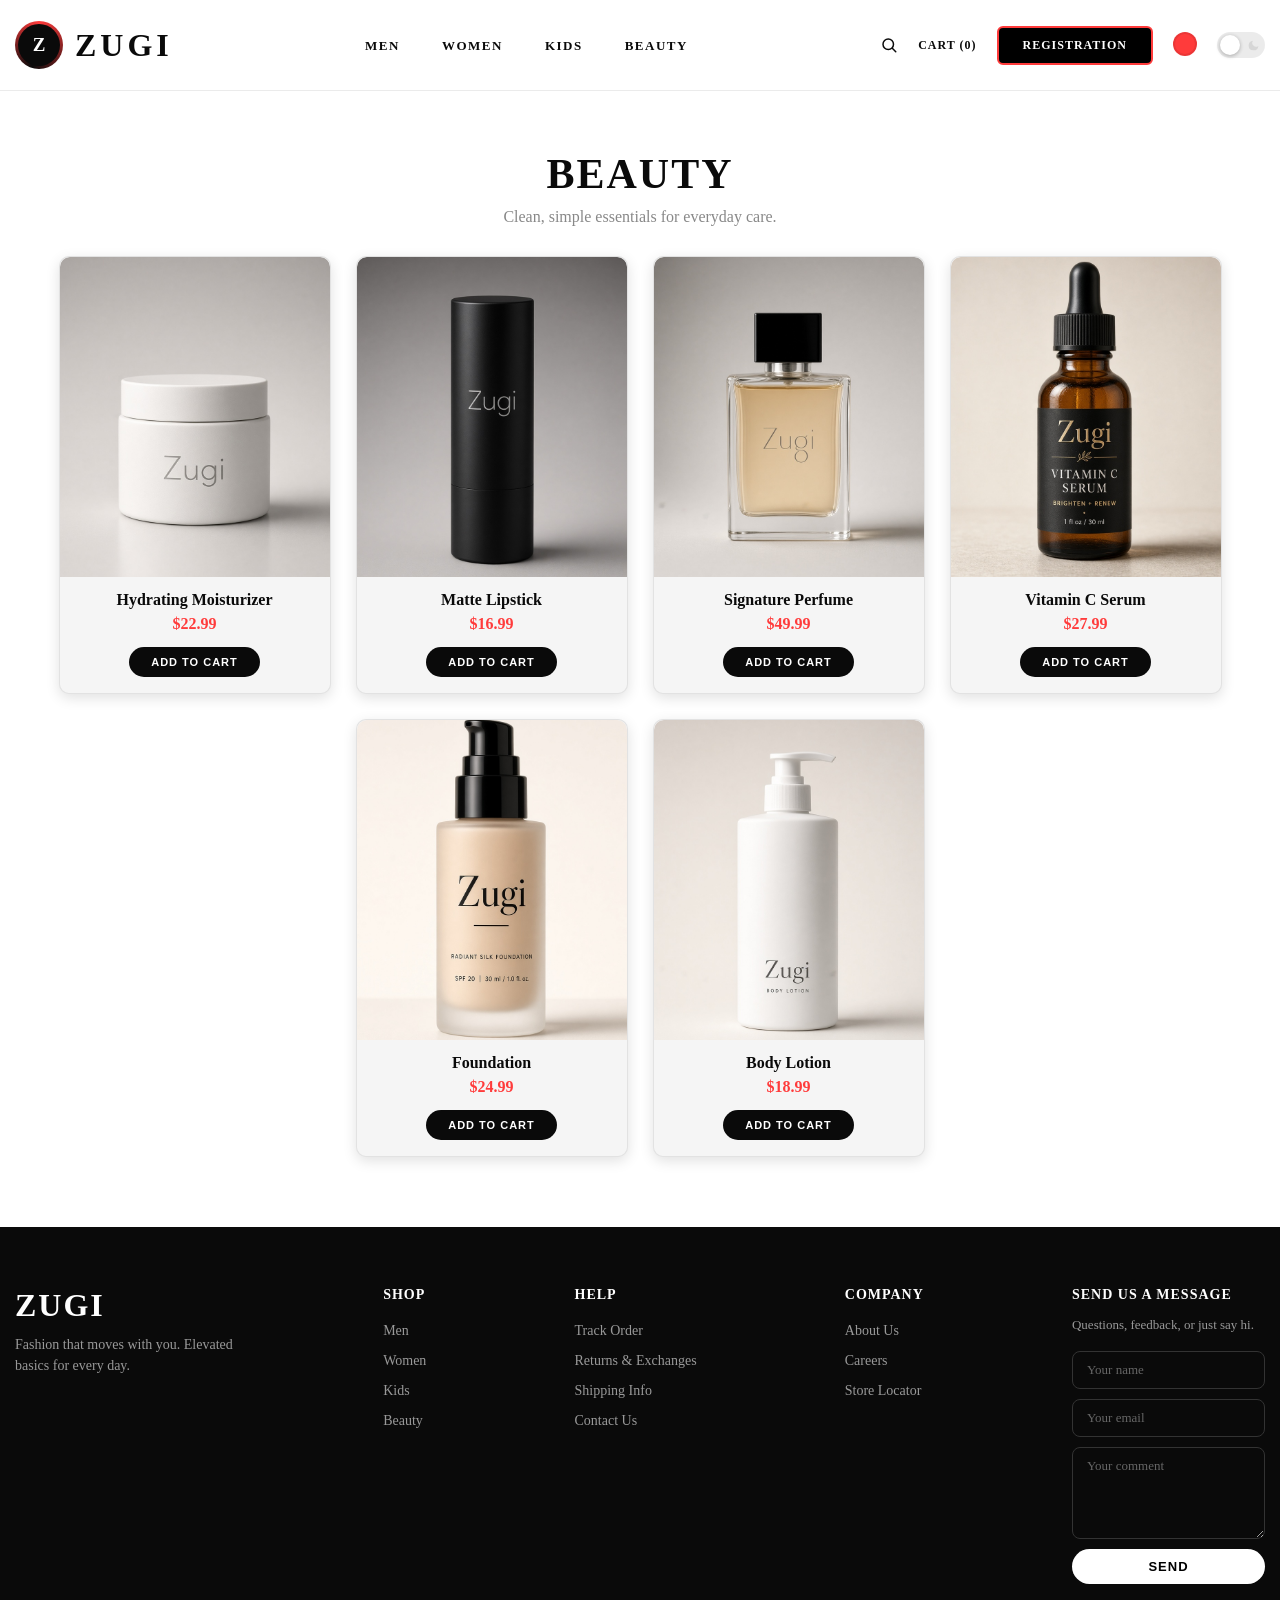
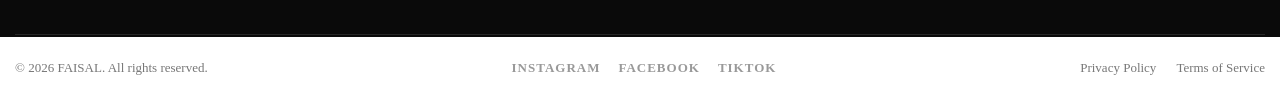
<file: beauty.html>
<!DOCTYPE html>
<html>
<head>
	<meta charset="utf-8">
	<meta name="viewport" content="width=device-width, initial-scale=1">
	<title>BEAUTY - ZUGI</title>
	<style>
* {
	margin: 0px;
	padding: 0px;
}
html{
	scroll-behavior: smooth;
}

/* ===== Light/Dark Mode ===== */
:root{
	--bg: #ffffff;
	--text: #0a0a0a;
	--header-bg: rgba(255,255,255,0.92);
	--card-bg: #f5f5f5;
	--card-text: #0a0a0a;
	--card-border: rgba(0,0,0,0.08);
	--accent: #ff3b3b;
	--muted: #888888;
	--shadow: rgba(0,0,0,0.12);
	--hero-bg: #d9d9d9;
}
body.dark-mode{
	--bg: #121212;
	--text: #f2f2f2;
	--header-bg: rgba(18,18,18,0.92);
	--card-bg: #1e1e1e;
	--card-text: #f2f2f2;
	--card-border: rgba(255,255,255,0.1);
	--muted: #999999;
	--shadow: rgba(0,0,0,0.4);
	--hero-bg: #1c1c1c;
}
body{
	padding-top: 90px;
	background: var(--bg);
	color: var(--text);
}
body, body *{
	transition: background-color 0.3s ease, color 0.3s ease, border-color 0.3s ease, box-shadow 0.3s ease;
}

/* Dark/light switch */
.theme-switch{
	background: none;
	border: none;
	padding: 0;
	cursor: pointer;
	display: flex;
	align-items: center;
}
.theme-switch-track{
	position: relative;
	width: 48px;
	height: 26px;
	border-radius: 20px;
	background: var(--card-border);
	display: flex;
	align-items: center;
	justify-content: space-between;
	padding: 0 5px;
	box-sizing: border-box;
}
.theme-switch-track svg{
	width: 13px;
	height: 13px;
	opacity: 0.6;
}
.theme-switch-track svg.sun-icon{ color: #f5a623; }
.theme-switch-track svg.moon-icon{ color: #c9c9c9; }
.theme-switch-thumb{
	position: absolute;
	top: 3px;
	left: 3px;
	width: 20px;
	height: 20px;
	border-radius: 50%;
	background: #ffffff;
	box-shadow: 0 1px 4px rgba(0,0,0,0.3);
	transition: transform 0.3s ease;
}
body.dark-mode .theme-switch-thumb{
	transform: translateX(22px);
}

/* Accent color picker */
/* Search widget */
.search-widget{
	position: relative;
}
.search-btn{
	background: none;
	border: none;
	cursor: pointer;
	color: var(--text);
	padding: 0;
	display: flex;
	align-items: center;
	transition: color 0.25s;
}
.search-btn svg{
	width: 18px;
	height: 18px;
}
.search-btn:hover{
	color: var(--accent);
}
.search-panel{
	display: flex;
	position: absolute;
	top: 34px;
	left: 50%;
	transform: translateX(-50%) translateY(-8px) scale(0.96);
	background: var(--card-bg);
	border: 1px solid var(--card-border);
	border-radius: 50px;
	padding: 6px;
	box-shadow: 0 8px 24px var(--shadow);
	z-index: 1100;
	opacity: 0;
	pointer-events: none;
	transition: opacity 0.2s ease, transform 0.2s ease;
}
.search-panel.open{
	opacity: 1;
	transform: translateX(-50%) translateY(0) scale(1);
	pointer-events: auto;
}
.search-panel input{
	border: none;
	background: transparent;
	outline: none;
	padding: 8px 12px;
	width: 200px;
	color: var(--card-text);
	font-size: 13px;
}
.search-panel button{
	background: var(--accent);
	color: white;
	border: none;
	border-radius: 50px;
	padding: 8px 18px;
	font-size: 11px;
	font-weight: bold;
	letter-spacing: 1px;
	cursor: pointer;
}

.color-picker{
	position: relative;
}
.color-picker-btn{
	width: 24px;
	height: 24px;
	border-radius: 50%;
	border: 2px solid var(--card-border);
	background: var(--accent);
	cursor: pointer;
	padding: 0;
}
.color-picker-panel{
	display: grid;
	position: absolute;
	top: 38px;
	right: 0;
	background: var(--card-bg);
	border: 1px solid var(--card-border);
	border-radius: 12px;
	padding: 12px;
	box-shadow: 0 8px 24px var(--shadow);
	gap: 10px;
	grid-template-columns: repeat(4, 1fr);
	z-index: 1100;
	opacity: 0;
	transform: translateY(-8px) scale(0.96);
	pointer-events: none;
	transition: opacity 0.2s ease, transform 0.2s ease;
}
.color-picker-panel.open{
	opacity: 1;
	transform: translateY(0) scale(1);
	pointer-events: auto;
}
.color-swatch{
	width: 26px;
	height: 26px;
	border-radius: 50%;
	border: 2px solid transparent;
	cursor: pointer;
	padding: 0;
	transition: transform 0.15s ease, border-color 0.2s ease;
}
.color-swatch:hover{
	transform: scale(1.15);
}
.color-swatch.active{
	border-color: var(--card-text);
	box-shadow: 0 0 0 2px var(--card-bg), 0 0 0 4px var(--card-text);
}
.color-picker-btn{
	transition: transform 0.2s ease;
}
.color-picker-btn:hover{
	transform: scale(1.12);
}
.theme-switch-track{
	transition: box-shadow 0.2s ease;
}
.theme-switch:hover .theme-switch-track{
	box-shadow: 0 0 0 3px var(--card-border);
}
.container{
	height: 10px;
	width: 1250px;
	/*background: red;*/
	margin: auto;
}
.header{
	width: 100%;
	height: 90px;
	background: var(--header-bg);
	backdrop-filter: blur(10px);
	-webkit-backdrop-filter: blur(10px);
	box-shadow: 0 1px 0 rgba(0,0,0,0.08);
	position: fixed;
	top: 0;
	left: 0;
	z-index: 1000;
}
.header .container{
	height: 100%;
	display: flex;
	align-items: center;
	justify-content: space-between;
}
.logo{
	height: auto;
	width: auto;
	margin: 0;
	position: static;
}
.logo-link{
	display: flex;
	align-items: center;
	gap: 12px;
	text-decoration: none;
	animation: logoIntro 0.7s ease both;
}
@keyframes logoIntro{
	from{ opacity: 0; transform: translateY(-8px); }
	to{ opacity: 1; transform: translateY(0); }
}
.logo-ring{
	flex-shrink: 0;
	width: 42px;
	height: 42px;
	border-radius: 50%;
	padding: 3px;
	display: flex;
	align-items: center;
	justify-content: center;
	background: conic-gradient(from 0deg, var(--accent), #0a0a0a 55%, var(--accent));
	animation: logoSpin 5s linear infinite;
	transition: animation-duration 0.3s ease;
}
.logo-badge{
	width: 100%;
	height: 100%;
	border-radius: 50%;
	background: #0a0a0a;
	color: #fff;
	display: flex;
	align-items: center;
	justify-content: center;
	font-family: Cooper, Georgia, serif;
	font-size: 19px;
	font-weight: 700;
	animation: logoSpinReverse 5s linear infinite;
}
@keyframes logoSpin{
	to{ transform: rotate(360deg); }
}
@keyframes logoSpinReverse{
	to{ transform: rotate(-360deg); }
}
.logo-link:hover .logo-ring{
	animation-duration: 1.4s;
}
.logo-link:hover .logo-badge{
	animation-duration: 1.4s;
}
.logo h1{
	font-size: 32px;
	font-family: Cooper, Georgia, serif;
	letter-spacing: 4px;
	color: var(--text);
	transition: letter-spacing 0.3s ease, color 0.3s ease;
}
.logo-link:hover h1{
	letter-spacing: 6px;
	color: var(--accent);
}
.navi{
	height: auto;
	width: auto;
}
.navi ul{
	display: flex;
	align-items: center;
	gap: 8px;
}
.navi ul li{
	display: inline;
}
.navi ul li a{
	position: relative;
	color: var(--text);
	text-decoration: none;
	padding: 8px 17px;
	font-weight: 700;
	font-size: 13px;
	letter-spacing: 1.5px;
	transition: color 0.25s;
}
.navi ul li a::after{
	content: "";
	position: absolute;
	left: 17px;
	right: 17px;
	bottom: 4px;
	height: 2px;
	background: var(--accent);
	transform: scaleX(0);
	transform-origin: right;
	transition: transform 0.3s ease;
}
.navi ul li a:hover{
	color: var(--accent);
}
.navi ul li a:hover::after{
	transform: scaleX(1);
	transform-origin: left;
}
.header-icons{
	display: flex;
	align-items: center;
	gap: 20px;
}
.header-icons a{
	color: var(--text);
	text-decoration: none;
	font-size: 12px;
	font-weight: 700;
	letter-spacing: 1px;
	transition: color 0.25s;
}
.header-icons a:hover{
	color: var(--accent);
}
.content{
	width: 100%;
	height: 650px;
	background: var(--hero-bg);
}
.thankyou{
	width: 100%;
	min-height: 450px;
	background: #fff;
	display: flex;
	align-items: center;
	justify-content: center;
}
.thankyou .container{
	height: auto;
	display: flex;
	align-items: center;
	justify-content: center;
}
.thankyou-card{
	max-width: 480px;
	width: 100%;
	text-align: center;
	padding: 70px 20px;
}
.thankyou-icon{
	width: 64px;
	height: 64px;
	border-radius: 50%;
	background: #0a0a0a;
	color: #fff;
	display: flex;
	align-items: center;
	justify-content: center;
	font-size: 28px;
	margin: 0 auto 24px;
	animation: thankyouPop 0.5s ease both;
}
@keyframes thankyouPop{
	from{ transform: scale(0); opacity: 0; }
	to{ transform: scale(1); opacity: 1; }
}
.thankyou-card h1{
	font-size: 36px;
	letter-spacing: 2px;
	color: #0a0a0a;
	margin-bottom: 18px;
	animation: logoIntro 0.6s ease both;
}
.thankyou-card p{
	font-size: 15px;
	color: #555;
	line-height: 1.6;
	margin-bottom: 30px;
}
.thankyou-btn{
	display: inline-block;
	background: #0a0a0a;
	color: #fff;
	text-decoration: none;
	padding: 14px 36px;
	border-radius: 50px;
	font-weight: bold;
	letter-spacing: 1px;
	font-size: 13px;
	transition: background 0.3s ease;
}
.thankyou-btn:hover{
	background: var(--accent);
}
.txt {
	height: 50px;
	width: 400px;
	/*background: red;*/
	position: relative;
	right: -70px;
	top: 100px;
	color: var(--text);

}
.image{
	height: 650px;
	width: 650px;
	/*background: black;*/
	margin: auto;
	position: relative;
	top: -426px;
	background-image: url(walk.png);
	background-size: 650px 650px;

}
.walk{
	height: 400px;
	width: 1020px;
	/*background: red;*/
	margin: auto;
	position: relative;
	top: 50px;
}
.walk h1{
	font-size: 400px;
	color: var(--text);
	-webkit-text-stroke: 3px var(--accent);
	text-stroke: 3px var(--accent);
}
.txt2{
	height: 100px;
	width: 150px;
	/*background: red;*/
	position: relative;
	top: -600px;
	right: -1070px;
	color: var(--text);
}
.content2{
	width: 100%;
	height: 300px;
	background: black;
}
.g1{
	height: 200px;
	width: 180px;
	background: var(--accent);
	position: relative;
	right: -50px;
	top: 49px;
	background-image: url(men.jpg);
	background-size: cover;
	/*border: solid skyblue;*/
	border-radius: 10px;
}
.g1:hover{
	transform: 
	perspective(600px)
	rotateX(20deg)
	rotateY(-20deg)
	scale(1.1);
	}
.g2{
	height: 200px;
	width: 180px;
	background: pink;
	position: relative;
	right: -815px;
	top: -148px;
	background-image: url(kido.jfif);
	background-size: cover;
	/*border: solid yellow;*/
	border-radius: 10px;
}
.g2:hover{
	transform: 
	perspective(600px)
	rotateX(20deg)
	rotateY(-20deg)
	scale(1.1);
	}
.g3{
	height: 200px;
	width: 180px;
	background: orange;
	position: relative;
	right: -435px;
	top: -350px;
	background-image: url(woman.jpg);
	background-size: cover;
	/*border: solid red;*/
	border-radius: 10px;
}
.g3:hover{
	transform: 
	perspective(600px)
	rotateX(20deg)
	rotateY(-20deg)
	scale(1.1);
	}
.t1{
	height: 100px;
	width: 150px;
	/*background: red;*/
	position: relative;
    right: -260px;
    top: -525px;
}
.t1 h2{
	color: white;
}
.t1 p{
	color: white;
}
.t1 a{
	color: white;
	text-decoration: none;
}
.t1 a:hover{
	color: var(--accent);
	transition: 2s;
}
.t2{
	height: 100px;
	width: 150px;
	/*background: blue;*/
	position: relative;
    right: -645px;
    top: -623px;
}
.t2 h2{
	color: white;
}
.t2 p{
	color: white;
}
.t2 a{
	color: white;
	text-decoration: none;
} 
.t2 a:hover{
	color: var(--accent);
	transition: 2s;
}

.t3{
	height: 100px;
	width: 150px;
	/*background: red;*/
	position: relative;
    right: -1025px;
    top: -721px;
}
.t3 h2{
	color: white;
}
.t3 p{
	color: white;
}
.t3 a{
	color: white;
	text-decoration: none;
}
.t3 a:hover{
	color: var(--accent);
	transition: 2s;
}
.content3{
	height: 500px;
	width: 100%;
	background: var(--hero-bg);
	background-image: url(model.png);
	background-repeat: no-repeat;
	background-position: center center;
    background-size: 690px;
}
.text{
	height: 15px;
	width: 200px;
	/*background: black;*/
	position: relative;
	top: 70px;
	right: -45px;
	color: var(--text);
}
.text h1{
	font-size: 100px;
	-webkit-text-stroke: 2px var(--accent);
	text-stroke: 2px var(--accent);

}
.text p{
	font-size: 20px;
	font-weight: bold;
}
.text2 {
  height: 40px;
  width: 220px;
  background: black;
  display: flex;              /* makes centering easy */
  justify-content: center;    /* horizontal center */
  align-items: center;        /* vertical center */
  margin-top: 425px;
  position: relative;
  right: -50px;
  border-radius: 50px;
}

.text2 a {
  display: inline-block;
  color: white;               /* so text is visible on black */
  text-decoration: none;      /* removes underline */
  font-weight: bold;          /* optional – makes it look more like a button */
  line-height: 30px;          /* also helps vertical centering */
  width: 100%;                /* optional – makes the whole bar clickable */
  text-align: center;         /* extra safety for centering */
}

.content4{
	width: 100%;
	height: 340px;
	background: #0a0a0a;
	padding-top: 60px;
	padding-bottom: 10px;
}
.content4 .container{
	height: auto;
}
.footer-top{
	display: flex;
	justify-content: space-between;
	flex-wrap: wrap;
	gap: 40px;
	padding-bottom: 50px;
}
.footer-brand{
	max-width: 220px;
}
.footer-brand h2{
	color: white;
	font-size: 32px;
	letter-spacing: 2px;
}
.footer-brand p{
	color: #999;
	font-size: 14px;
	margin-top: 10px;
	line-height: 1.5;
}
.footer-col h4{
	color: white;
	font-size: 14px;
	letter-spacing: 1px;
	margin-bottom: 18px;
}
.footer-col ul{
	list-style: none;
}
.footer-col ul li{
	margin-bottom: 12px;
}
.footer-col ul li a{
	color: #999;
	text-decoration: none;
	font-size: 14px;
	transition: color 0.3s;
}
.footer-col ul li a:hover{
	color: var(--accent);
}
.footer-newsletter{
	max-width: 260px;
}
.footer-newsletter h4{
	color: white;
	font-size: 14px;
	letter-spacing: 1px;
	margin-bottom: 12px;
}
.footer-newsletter p{
	color: #999;
	font-size: 13px;
	margin-bottom: 16px;
	line-height: 1.5;
}
.footer-form{
	display: flex;
	flex-direction: column;
	gap: 10px;
}
.footer-form input,
.footer-form textarea{
	background: transparent;
	border: 1px solid #333;
	border-radius: 8px;
	outline: none;
	padding: 10px 14px;
	color: white;
	font-size: 13px;
	font-family: inherit;
}
.footer-form input::placeholder,
.footer-form textarea::placeholder{
	color: #666;
}
.footer-form input:focus,
.footer-form textarea:focus{
	border-color: var(--accent);
}
.footer-form textarea{
	resize: vertical;
	min-height: 70px;
}
.footer-form button{
	background: white;
	color: black;
	border: none;
	border-radius: 50px;
	padding: 10px 0;
	font-weight: bold;
	font-size: 13px;
	letter-spacing: 1px;
	cursor: pointer;
	transition: background 0.25s, color 0.25s;
}
.footer-form button:hover{
	background: var(--accent);
	color: white;
}
.footer-divider{
	height: 1px;
	width: 100%;
	background: #262626;
}
.footer-bottom{
	display: flex;
	justify-content: space-between;
	align-items: center;
	flex-wrap: wrap;
	gap: 20px;
	padding: 25px 0;
}
.footer-bottom p{
	color: #777;
	font-size: 13px;
}
.footer-social{
	display: flex;
	gap: 18px;
}
.footer-social a{
	color: #999;
	text-decoration: none;
	font-size: 13px;
	font-weight: bold;
	letter-spacing: 1px;
	transition: color 0.3s;
}
.footer-social a:hover{
	color: var(--accent);
}
.footer-legal{
	display: flex;
	gap: 20px;
}
.footer-legal a{
	color: #777;
	text-decoration: none;
	font-size: 13px;
	transition: color 0.3s;
}
.footer-legal a:hover{
	color: white;
}
@media (max-width: 1250px){
	.container{
		width: 90%;
	}
}
@media (max-width: 700px){
	.footer-top{
		flex-direction: column;
		gap: 30px;
	}
	.footer-bottom{
		flex-direction: column;
		align-items: flex-start;
	}
}
.header-icons a.register {
  display: inline-block;
  padding: 10px 24px;
  background-color: #000;
  color: #ffffff;
  border: solid var(--accent) 2px;
  border-radius: 6px;
}
.header-icons a.register:hover {
	background-color: var(--accent);
	border: solid black 2px;
	color: black;
	transition: 2s;

}

/* ===== Registration Form ===== */
body.register-page {
  height: 100vh;
  display: flex;
  align-items: center;
  justify-content: center;
  background: #000;
  padding-top: 0;
}

.form-wrapper {
  position: relative;
  width: 850px;
  max-width: 90%;
  padding: 60px 50px;
  border-radius: 20px;
  overflow: hidden;
  background-image: url('moon.jfif'); /* put your image path here */
  background-size: cover;
  background-position: center;
}

.form-wrapper::before {
  content: "";
  position: absolute;
  top: 0; left: 0; right: 0; bottom: 0;
  background: rgba(20, 25, 55, 0.55);
  z-index: 0;
}

.form-wrapper > * {
  position: relative;
  z-index: 1;
}

.form-title {
  text-align: center;
  color: #ffffff;
  font-size: 32px;
  font-weight: 700;
  margin-bottom: 12px;
}

.form-underline {
  width: 60px;
  height: 3px;
  background: #ffffff;
  margin: 0 auto 40px;
  border-radius: 2px;
}

.form-row {
  display: flex;
  gap: 24px;
  margin-bottom: 20px;
}

.form-group {
  flex: 1;
}

.form-group input {
  width: 100%;
  padding: 16px 22px;
  border-radius: 50px;
  border: 1px solid rgba(255, 255, 255, 0.4);
  background: rgba(255, 255, 255, 0.12);
  backdrop-filter: blur(8px);
  -webkit-backdrop-filter: blur(8px);
  color: #ffffff;
  font-size: 14px;
  outline: none;
  box-sizing: border-box;
  transition: background 0.3s ease, border-color 0.3s ease;
}

.form-group input::placeholder {
  color: rgba(255, 255, 255, 0.75);
}

.form-group input:focus {
  background: rgba(255, 255, 255, 0.2);
  border-color: #ffffff;
}

.form-submit {
  text-align: center;
  margin-top: 30px;
}

.form-submit button {
  padding: 14px 60px;
  border: none;
  border-radius: 50px;
  background: #ef6b5b;
  color: #ffffff;
  font-size: 15px;
  font-weight: 600;
  letter-spacing: 0.5px;
  cursor: pointer;
  transition: background 0.3s ease, transform 0.2s ease;
}

.form-submit button:hover {
  background: #e2503e;
  transform: translateY(-2px);
}

@media (max-width: 600px) {
  .form-row {
    flex-direction: column;
    gap: 20px;
  }
}
.pose{
	height: 500px;
	width: 280px;
	/*background: red;*/
	position: relative;
	right: -10px;
	top: 49px;
	background-image: url(pose1.png);
	background-size: cover;
	/*border: solid skyblue;*/
	border-radius: 10px;
}

/* ===== Shop Pages (men/women/kids) ===== */
.shop-page{
	width: 1250px;
	height: auto;
	margin: auto;
}
@media (max-width: 1250px){
	.shop-page{
		width: 90%;
	}
}
.shop-title{
	text-align: center;
	padding: 60px 0 30px;
}
.shop-title h1{
	font-size: 42px;
	letter-spacing: 2px;
	color: var(--text);
}
.shop-title p{
	color: #888;
	margin-top: 10px;
}
.product-grid{
	display: flex;
	flex-wrap: wrap;
	justify-content: center;
	gap: 25px;
	padding-bottom: 70px;
}
.product-card{
	width: 270px;
	background: var(--card-bg);
	border: 1px solid var(--card-border);
	border-radius: 10px;
	overflow: hidden;
	text-align: center;
	padding-bottom: 16px;
	box-shadow: 0 4px 14px rgba(0,0,0,0.12);
	transition: transform 0.3s ease, box-shadow 0.3s ease;
}
.product-card:hover{
	transform: translateY(-6px);
	box-shadow: 0 8px 20px rgba(0,0,0,0.18);
}
.product-img{
	height: 320px;
	width: 100%;
	background-size: cover;
	background-position: center;
	background-color: rgba(128,128,128,0.15);
	border-radius: 10px 10px 0 0;
}
.product-name{
	margin-top: 14px;
	font-weight: bold;
	color: var(--card-text);
}
.product-price{
	margin-top: 6px;
	color: var(--accent);
	font-weight: bold;
}
.product-link{
	display: block;
	color: inherit;
	text-decoration: none;
}
.quick-add-form{
	margin-top: 14px;
	padding: 0 16px;
}
.quick-add-form button{
	background: #0a0a0a;
	color: white;
	border: none;
	border-radius: 50px;
	padding: 9px 22px;
	font-size: 11px;
	font-weight: bold;
	letter-spacing: 1px;
	cursor: pointer;
	transition: background 0.25s;
}
.quick-add-form button:hover{
	background: var(--accent);
}

/* ===== Product Detail Page ===== */
.product-detail{
	display: flex;
	flex-wrap: wrap;
	gap: 50px;
	padding-bottom: 80px;
}
.product-detail-img-wrap{
	flex: 1 1 450px;
	height: 550px;
	border-radius: 10px;
	overflow: hidden;
	background-color: rgba(128,128,128,0.15);
}
.product-detail-img{
	width: 100%;
	height: 100%;
	background-size: cover;
	background-position: center;
	animation: productZoom 6s ease-in-out infinite alternate;
}
@keyframes productZoom{
	from{ transform: scale(1); }
	to{ transform: scale(1.08); }
}
.product-detail-info{
	flex: 1 1 400px;
}
.product-detail-info h1{
	font-size: 34px;
	letter-spacing: 1px;
	color: var(--text);
	margin-bottom: 12px;
}
.product-detail-price{
	font-size: 22px;
	color: var(--accent);
	font-weight: bold;
	margin-bottom: 22px;
}
.product-detail-desc{
	color: var(--text);
	line-height: 1.7;
	margin-bottom: 26px;
}
.product-detail-meta p{
	margin-bottom: 14px;
	color: var(--text);
}
.size-box{
	display: inline-block;
	border: 1px solid var(--card-border);
	padding: 6px 14px;
	margin: 6px 8px 0 0;
	border-radius: 6px;
	font-size: 13px;
}
.add-to-cart-form{
	margin-top: 28px;
	display: flex;
	gap: 12px;
	align-items: center;
}
.add-to-cart-form input[type="number"]{
	width: 70px;
	padding: 12px;
	border: 1px solid var(--card-border);
	border-radius: 6px;
	background: transparent;
	color: var(--text);
	font-size: 14px;
}
.add-to-cart-form button{
	background: #0a0a0a;
	color: white;
	border: none;
	border-radius: 50px;
	padding: 14px 36px;
	font-weight: bold;
	letter-spacing: 1px;
	cursor: pointer;
	transition: background 0.25s;
}
.add-to-cart-form button:hover{
	background: var(--accent);
}
.back-link{
	margin-top: 26px;
}
.back-link a{
	color: var(--text);
	font-size: 13px;
	text-decoration: none;
}
.back-link a:hover{
	color: var(--accent);
}

/* ===== Cart Page ===== */
.cart-empty{
	text-align: center;
	padding-bottom: 70px;
	color: var(--text);
}
.cart-empty a{
	color: var(--accent);
	text-decoration: none;
}
.cart-list{
	display: flex;
	flex-direction: column;
	gap: 16px;
	padding-bottom: 40px;
}
.cart-item{
	display: flex;
	align-items: center;
	gap: 20px;
	background: var(--card-bg);
	border: 1px solid var(--card-border);
	border-radius: 10px;
	padding: 14px 20px;
}
.cart-item-img{
	width: 80px;
	height: 80px;
	flex-shrink: 0;
	background-size: cover;
	background-position: center;
	background-color: rgba(128,128,128,0.15);
	border-radius: 8px;
}
.cart-item-info{
	flex: 1;
}
.cart-item-name{
	font-weight: bold;
	color: var(--card-text);
}
.cart-item-price{
	color: #888;
	font-size: 13px;
	margin-top: 4px;
}
.cart-item-qty{
	display: flex;
	align-items: center;
	gap: 8px;
}
.cart-item-qty input{
	width: 55px;
	padding: 8px;
	border: 1px solid var(--card-border);
	border-radius: 6px;
	background: transparent;
	color: var(--card-text);
}
.cart-item-qty button,
.cart-remove-btn{
	background: none;
	border: 1px solid var(--card-border);
	border-radius: 6px;
	padding: 8px 14px;
	font-size: 11px;
	font-weight: bold;
	letter-spacing: 0.5px;
	cursor: pointer;
	color: var(--card-text);
	transition: 0.25s;
}
.cart-item-qty button:hover{
	border-color: #0a0a0a;
}
.cart-remove-btn:hover{
	background: var(--accent);
	color: white;
	border-color: var(--accent);
}
.cart-item-subtotal{
	font-weight: bold;
	color: var(--card-text);
	width: 80px;
	text-align: right;
}
.cart-total{
	text-align: right;
	font-size: 20px;
	font-weight: bold;
	color: var(--text);
	padding-bottom: 60px;
}

/* ===== Scroll Reveal ===== */
.product-card,
.shop-title,
.cart-item,
.cart-total,
.product-detail,
.content .txt,
.content .txt2,
.content .image,
.t1, .t2, .t3,
.text, .text2{
	opacity: 0;
	transform: translateY(28px);
	transition: opacity 0.7s ease, transform 0.7s ease;
}
.in-view{
	opacity: 1 !important;
	transform: translateY(0) !important;
}
.product-grid .product-card:nth-child(1){ transition-delay: 0.05s; }
.product-grid .product-card:nth-child(2){ transition-delay: 0.1s; }
.product-grid .product-card:nth-child(3){ transition-delay: 0.15s; }
.product-grid .product-card:nth-child(4){ transition-delay: 0.2s; }
.product-grid .product-card:nth-child(5){ transition-delay: 0.25s; }
.product-grid .product-card:nth-child(6){ transition-delay: 0.3s; }
.product-grid .product-card:nth-child(7){ transition-delay: 0.35s; }
.product-grid .product-card:nth-child(8){ transition-delay: 0.4s; }
	</style>
</head>
<body>
<div class="header">
	<div class="container">
		<div class="logo">
			<a href="index.html" class="logo-link">
				<span class="logo-ring">
					<span class="logo-badge">Z</span>
				</span>
				<h1>ZUGI</h1>
			</a>
		</div>
		<div class="navi">
			<ul>
				<li><a href="men.html">MEN</a></li>
				<li><a href="women.html">WOMEN</a></li>
				<li><a href="kids.html">KIDS</a></li>
				<li><a href="beauty.html">BEAUTY</a></li>
			</ul>
		</div>
		<div class="header-icons">
			<div class="search-widget">
				<button type="button" class="search-btn" id="search-btn" aria-label="Search">
					<svg viewBox="0 0 24 24" fill="none" stroke="currentColor" stroke-width="2" stroke-linecap="round"><circle cx="11" cy="11" r="7"/><path d="M21 21l-4.3-4.3"/></svg>
				</button>
				<form action="search.html" method="GET" class="search-panel" id="search-panel">
					<input type="text" name="q" id="search-input" placeholder="Search products..." autocomplete="off">
					<button type="submit">GO</button>
				</form>
			</div>
			<a href="cart.html">CART (<span id="cart-count">0</span>)</a>
			<a href="reg.html" class="register">REGISTRATION</a>

			<div class="color-picker">
				<button type="button" class="color-picker-btn" id="color-picker-btn" aria-label="Change theme color"></button>
				<div class="color-picker-panel" id="color-picker-panel">
					<button type="button" class="color-swatch" data-color="#ff3b3b" style="background:#ff3b3b;" aria-label="Red" title="Red"></button>
					<button type="button" class="color-swatch" data-color="#3b82f6" style="background:#3b82f6;" aria-label="Blue" title="Blue"></button>
					<button type="button" class="color-swatch" data-color="#22c55e" style="background:#22c55e;" aria-label="Green" title="Green"></button>
					<button type="button" class="color-swatch" data-color="#a855f7" style="background:#a855f7;" aria-label="Purple" title="Purple"></button>
					<button type="button" class="color-swatch" data-color="#f97316" style="background:#f97316;" aria-label="Orange" title="Orange"></button>
					<button type="button" class="color-swatch" data-color="#ec4899" style="background:#ec4899;" aria-label="Pink" title="Pink"></button>
					<button type="button" class="color-swatch" data-color="#14b8a6" style="background:#14b8a6;" aria-label="Teal" title="Teal"></button>
				</div>
			</div>

			<button id="theme-toggle" type="button" class="theme-switch" aria-label="Toggle dark mode">
				<span class="theme-switch-track">
					<svg class="sun-icon" viewBox="0 0 24 24" fill="none" stroke="currentColor" stroke-width="2" stroke-linecap="round"><circle cx="12" cy="12" r="4"/><path d="M12 2v2M12 20v2M4.9 4.9l1.4 1.4M17.7 17.7l1.4 1.4M2 12h2M20 12h2M4.9 19.1l1.4-1.4M17.7 6.3l1.4-1.4"/></svg>
					<svg class="moon-icon" viewBox="0 0 24 24" fill="currentColor"><path d="M21 12.8A9 9 0 1111.2 3a7 7 0 009.8 9.8z"/></svg>
					<span class="theme-switch-thumb"></span>
				</span>
			</button>
		</div>
	</div>
</div>
<div class="shop-page">
	<div class="shop-title">
		<h1>BEAUTY</h1>
		<p>Clean, simple essentials for everyday care.</p>
	</div>
	<div class="product-grid">
		<div class="product-card">
			<a href="product.html?id=20" class="product-link">
				<div class="product-img" style="background-image: url(beauty1.jpg);"></div>
				<div class="product-name">Hydrating Moisturizer</div>
				<div class="product-price">$22.99</div>
			</a>
			<form action="#" method="post" class="quick-add-form">
				<input type="hidden" name="action" value="add">
				<input type="hidden" name="id" value="20">
				<input type="hidden" name="qty" value="1">
				<button type="submit">ADD TO CART</button>
			</form>
		</div>
		<div class="product-card">
			<a href="product.html?id=21" class="product-link">
				<div class="product-img" style="background-image: url(beauty2.jpg);"></div>
				<div class="product-name">Matte Lipstick</div>
				<div class="product-price">$16.99</div>
			</a>
			<form action="#" method="post" class="quick-add-form">
				<input type="hidden" name="action" value="add">
				<input type="hidden" name="id" value="21">
				<input type="hidden" name="qty" value="1">
				<button type="submit">ADD TO CART</button>
			</form>
		</div>
		<div class="product-card">
			<a href="product.html?id=22" class="product-link">
				<div class="product-img" style="background-image: url(beauty3.jpg);"></div>
				<div class="product-name">Signature Perfume</div>
				<div class="product-price">$49.99</div>
			</a>
			<form action="#" method="post" class="quick-add-form">
				<input type="hidden" name="action" value="add">
				<input type="hidden" name="id" value="22">
				<input type="hidden" name="qty" value="1">
				<button type="submit">ADD TO CART</button>
			</form>
		</div>
		<div class="product-card">
			<a href="product.html?id=23" class="product-link">
				<div class="product-img" style="background-image: url(beauty4.jpg);"></div>
				<div class="product-name">Vitamin C Serum</div>
				<div class="product-price">$27.99</div>
			</a>
			<form action="#" method="post" class="quick-add-form">
				<input type="hidden" name="action" value="add">
				<input type="hidden" name="id" value="23">
				<input type="hidden" name="qty" value="1">
				<button type="submit">ADD TO CART</button>
			</form>
		</div>
		<div class="product-card">
			<a href="product.html?id=24" class="product-link">
				<div class="product-img" style="background-image: url(beauty5.jpg);"></div>
				<div class="product-name">Foundation</div>
				<div class="product-price">$24.99</div>
			</a>
			<form action="#" method="post" class="quick-add-form">
				<input type="hidden" name="action" value="add">
				<input type="hidden" name="id" value="24">
				<input type="hidden" name="qty" value="1">
				<button type="submit">ADD TO CART</button>
			</form>
		</div>
		<div class="product-card">
			<a href="product.html?id=25" class="product-link">
				<div class="product-img" style="background-image: url(beauty6.jpg);"></div>
				<div class="product-name">Body Lotion</div>
				<div class="product-price">$18.99</div>
			</a>
			<form action="#" method="post" class="quick-add-form">
				<input type="hidden" name="action" value="add">
				<input type="hidden" name="id" value="25">
				<input type="hidden" name="qty" value="1">
				<button type="submit">ADD TO CART</button>
			</form>
		</div>
	</div>
</div>
<div class="content4">
	<div class="container">
		<div class="footer-top">
			<div class="footer-brand">
				<h2>ZUGI</h2>
				<p>Fashion that moves with you. Elevated basics for every day.</p>
			</div>
			<div class="footer-col">
				<h4>SHOP</h4>
				<ul>
					<li><a href="men.html">Men</a></li>
					<li><a href="women.html">Women</a></li>
					<li><a href="kids.html">Kids</a></li>
					<li><a href="beauty.html">Beauty</a></li>
				</ul>
			</div>
			<div class="footer-col">
				<h4>HELP</h4>
				<ul>
					<li><a href="#">Track Order</a></li>
					<li><a href="#">Returns &amp; Exchanges</a></li>
					<li><a href="#">Shipping Info</a></li>
					<li><a href="#">Contact Us</a></li>
				</ul>
			</div>
			<div class="footer-col">
				<h4>COMPANY</h4>
				<ul>
					<li><a href="#">About Us</a></li>
					<li><a href="#">Careers</a></li>
					<li><a href="#">Store Locator</a></li>
				</ul>
			</div>
			<div class="footer-newsletter">
				<h4>SEND US A MESSAGE</h4>
				<p>Questions, feedback, or just say hi.</p>
				<!--
					FORMSPREE SETUP:
					1. Go to https://formspree.io and create a free account.
					2. Create a new form and copy your form endpoint (looks like
					   https://formspree.io/f/xxxxabcd).
					3. Replace YOUR_FORM_ID below with that ID.
					4. Formspree will redirect to thankyou.html automatically
					   because of the hidden _next field below.
				-->
				<form class="footer-form" action="https://formspree.io/f/YOUR_FORM_ID" method="POST">
					<input type="hidden" name="_next" value="thankyou.html">
					<input type="text" name="name" placeholder="Your name" required>
					<input type="email" name="email" placeholder="Your email" required>
					<textarea name="comment" placeholder="Your comment" rows="3" required></textarea>
					<button type="submit">SEND</button>
				</form>
			</div>
		</div>
		<div class="footer-divider"></div>
		<div class="footer-bottom">
			<p>&copy; 2026 FAISAL. All rights reserved.</p>
			<div class="footer-social">
				<a href="#">INSTAGRAM</a>
				<a href="#">FACEBOOK</a>
				<a href="#">TIKTOK</a>
			</div>
			<div class="footer-legal">
				<a href="#">Privacy Policy</a>
				<a href="#">Terms of Service</a>
			</div>
		</div>
	</div>
</div>
<script>
	// ---- Cart (localStorage-based, replaces PHP sessions) ----
	function getCart(){
		try { return JSON.parse(localStorage.getItem('zugi_cart') || '{}'); } catch(e){ return {}; }
	}
	function setCart(cart){
		localStorage.setItem('zugi_cart', JSON.stringify(cart));
	}
	function addToCart(id, qty){
		qty = Math.max(1, parseInt(qty) || 1);
		var cart = getCart();
		cart[id] = (cart[id] || 0) + qty;
		setCart(cart);
	}
	function updateCartCount(){
		var cart = getCart();
		var total = 0;
		Object.keys(cart).forEach(function(k){ total += cart[k]; });
		var el = document.getElementById('cart-count');
		if (el) el.textContent = total;
	}
	updateCartCount();

	// Catch "ADD TO CART" submits from any page, including ones injected later by JS
	document.addEventListener('submit', function(e){
		var form = e.target;
		if (!form.classList) return;
		if (form.classList.contains('quick-add-form') || form.classList.contains('add-to-cart-form')){
			e.preventDefault();
			var idInput = form.querySelector('input[name="id"]');
			var qtyInput = form.querySelector('input[name="qty"]');
			if (idInput){
				addToCart(idInput.value, qtyInput ? qtyInput.value : 1);
				window.location.href = 'cart.html';
			}
		}
	});

	// Non-functional demo forms (registration / edit / change password / login)
	document.addEventListener('DOMContentLoaded', function () {
		document.querySelectorAll('form[data-disabled]').forEach(function (form) {
			form.addEventListener('submit', function (e) {
				e.preventDefault();
				alert('This is a static demo site — this form is not connected to a database, so nothing is actually submitted.');
			});
		});
	});

	// ---- Dark / light mode ----
	document.addEventListener('DOMContentLoaded', function () {
	const themeBtn = document.getElementById('theme-toggle');
	const body = document.body;

	if (localStorage.getItem('theme') === 'dark') {
		body.classList.add('dark-mode');
	}

	if (themeBtn) themeBtn.addEventListener('click', function(){
		body.classList.toggle('dark-mode');
		localStorage.setItem('theme', body.classList.contains('dark-mode') ? 'dark' : 'light');
	});

	// ---- Accent color picker ----
	const colorBtn = document.getElementById('color-picker-btn');
	const colorPanel = document.getElementById('color-picker-panel');
	const swatches = document.querySelectorAll('.color-swatch');

	function setAccent(color){
		document.documentElement.style.setProperty('--accent', color);
		localStorage.setItem('accentColor', color);
		swatches.forEach(function(s){
			s.classList.toggle('active', s.dataset.color === color);
		});
	}

	const savedAccent = localStorage.getItem('accentColor');
	if (savedAccent) {
		setAccent(savedAccent);
	}

	if (colorBtn) colorBtn.addEventListener('click', function(e){
		e.stopPropagation();
		colorPanel.classList.toggle('open');
	});

	swatches.forEach(function(s){
		s.addEventListener('click', function(){
			setAccent(s.dataset.color);
			colorPanel.classList.remove('open');
		});
	});

	// ---- Search widget ----
	const searchBtn = document.getElementById('search-btn');
	const searchPanel = document.getElementById('search-panel');
	const searchInput = document.getElementById('search-input');

	if (searchBtn) searchBtn.addEventListener('click', function(e){
		e.stopPropagation();
		searchPanel.classList.toggle('open');
		if (searchPanel.classList.contains('open')) {
			searchInput.focus();
		}
	});

	document.addEventListener('click', function(e){
		if (colorPanel && !colorPanel.contains(e.target) && e.target !== colorBtn) {
			colorPanel.classList.remove('open');
		}
		if (searchPanel && !searchPanel.contains(e.target) && e.target !== searchBtn && !searchBtn.contains(e.target)) {
			searchPanel.classList.remove('open');
		}
	});

	// ---- Scroll reveal ----
	const revealSelector = '.product-card, .shop-title, .cart-item, .cart-total, .product-detail, .content .txt, .content .txt2, .content .image, .t1, .t2, .t3, .text, .text2';
	const revealItems = document.querySelectorAll(revealSelector);

	const revealObserver = new IntersectionObserver(function(entries, observer){
		entries.forEach(function(entry){
			if (entry.isIntersecting) {
				entry.target.classList.add('in-view');
				observer.unobserve(entry.target);
			}
		});
	}, { threshold: 0.15 });

	revealItems.forEach(function(item){
		revealObserver.observe(item);
	});
	});
</script>

</body>
</html>
</file>
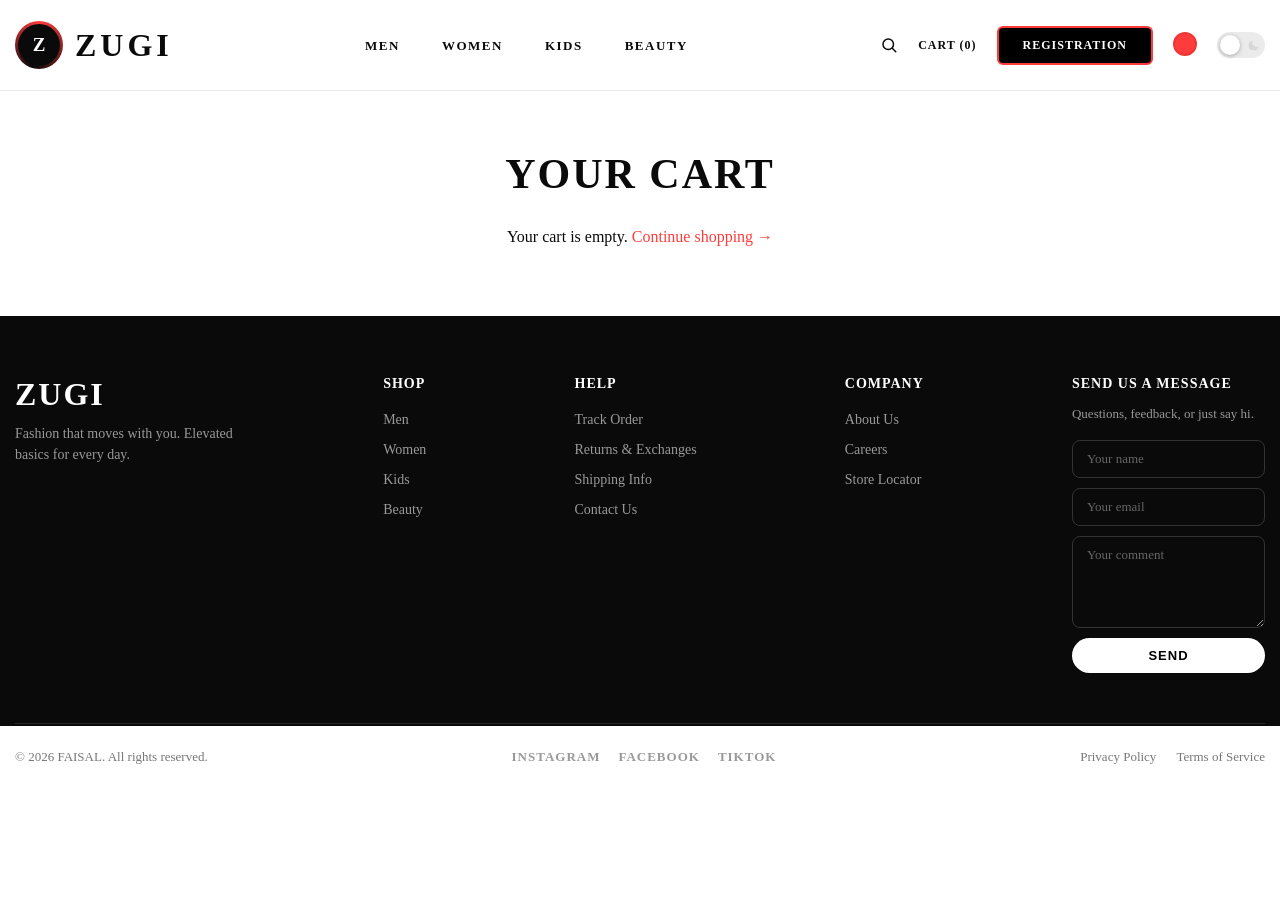
<file: cart.html>
<!DOCTYPE html>
<html>
<head>
	<meta charset="utf-8">
	<meta name="viewport" content="width=device-width, initial-scale=1">
	<title>Your Cart - ZUGI</title>
	<style>
* {
	margin: 0px;
	padding: 0px;
}
html{
	scroll-behavior: smooth;
}

/* ===== Light/Dark Mode ===== */
:root{
	--bg: #ffffff;
	--text: #0a0a0a;
	--header-bg: rgba(255,255,255,0.92);
	--card-bg: #f5f5f5;
	--card-text: #0a0a0a;
	--card-border: rgba(0,0,0,0.08);
	--accent: #ff3b3b;
	--muted: #888888;
	--shadow: rgba(0,0,0,0.12);
	--hero-bg: #d9d9d9;
}
body.dark-mode{
	--bg: #121212;
	--text: #f2f2f2;
	--header-bg: rgba(18,18,18,0.92);
	--card-bg: #1e1e1e;
	--card-text: #f2f2f2;
	--card-border: rgba(255,255,255,0.1);
	--muted: #999999;
	--shadow: rgba(0,0,0,0.4);
	--hero-bg: #1c1c1c;
}
body{
	padding-top: 90px;
	background: var(--bg);
	color: var(--text);
}
body, body *{
	transition: background-color 0.3s ease, color 0.3s ease, border-color 0.3s ease, box-shadow 0.3s ease;
}

/* Dark/light switch */
.theme-switch{
	background: none;
	border: none;
	padding: 0;
	cursor: pointer;
	display: flex;
	align-items: center;
}
.theme-switch-track{
	position: relative;
	width: 48px;
	height: 26px;
	border-radius: 20px;
	background: var(--card-border);
	display: flex;
	align-items: center;
	justify-content: space-between;
	padding: 0 5px;
	box-sizing: border-box;
}
.theme-switch-track svg{
	width: 13px;
	height: 13px;
	opacity: 0.6;
}
.theme-switch-track svg.sun-icon{ color: #f5a623; }
.theme-switch-track svg.moon-icon{ color: #c9c9c9; }
.theme-switch-thumb{
	position: absolute;
	top: 3px;
	left: 3px;
	width: 20px;
	height: 20px;
	border-radius: 50%;
	background: #ffffff;
	box-shadow: 0 1px 4px rgba(0,0,0,0.3);
	transition: transform 0.3s ease;
}
body.dark-mode .theme-switch-thumb{
	transform: translateX(22px);
}

/* Accent color picker */
/* Search widget */
.search-widget{
	position: relative;
}
.search-btn{
	background: none;
	border: none;
	cursor: pointer;
	color: var(--text);
	padding: 0;
	display: flex;
	align-items: center;
	transition: color 0.25s;
}
.search-btn svg{
	width: 18px;
	height: 18px;
}
.search-btn:hover{
	color: var(--accent);
}
.search-panel{
	display: flex;
	position: absolute;
	top: 34px;
	left: 50%;
	transform: translateX(-50%) translateY(-8px) scale(0.96);
	background: var(--card-bg);
	border: 1px solid var(--card-border);
	border-radius: 50px;
	padding: 6px;
	box-shadow: 0 8px 24px var(--shadow);
	z-index: 1100;
	opacity: 0;
	pointer-events: none;
	transition: opacity 0.2s ease, transform 0.2s ease;
}
.search-panel.open{
	opacity: 1;
	transform: translateX(-50%) translateY(0) scale(1);
	pointer-events: auto;
}
.search-panel input{
	border: none;
	background: transparent;
	outline: none;
	padding: 8px 12px;
	width: 200px;
	color: var(--card-text);
	font-size: 13px;
}
.search-panel button{
	background: var(--accent);
	color: white;
	border: none;
	border-radius: 50px;
	padding: 8px 18px;
	font-size: 11px;
	font-weight: bold;
	letter-spacing: 1px;
	cursor: pointer;
}

.color-picker{
	position: relative;
}
.color-picker-btn{
	width: 24px;
	height: 24px;
	border-radius: 50%;
	border: 2px solid var(--card-border);
	background: var(--accent);
	cursor: pointer;
	padding: 0;
}
.color-picker-panel{
	display: grid;
	position: absolute;
	top: 38px;
	right: 0;
	background: var(--card-bg);
	border: 1px solid var(--card-border);
	border-radius: 12px;
	padding: 12px;
	box-shadow: 0 8px 24px var(--shadow);
	gap: 10px;
	grid-template-columns: repeat(4, 1fr);
	z-index: 1100;
	opacity: 0;
	transform: translateY(-8px) scale(0.96);
	pointer-events: none;
	transition: opacity 0.2s ease, transform 0.2s ease;
}
.color-picker-panel.open{
	opacity: 1;
	transform: translateY(0) scale(1);
	pointer-events: auto;
}
.color-swatch{
	width: 26px;
	height: 26px;
	border-radius: 50%;
	border: 2px solid transparent;
	cursor: pointer;
	padding: 0;
	transition: transform 0.15s ease, border-color 0.2s ease;
}
.color-swatch:hover{
	transform: scale(1.15);
}
.color-swatch.active{
	border-color: var(--card-text);
	box-shadow: 0 0 0 2px var(--card-bg), 0 0 0 4px var(--card-text);
}
.color-picker-btn{
	transition: transform 0.2s ease;
}
.color-picker-btn:hover{
	transform: scale(1.12);
}
.theme-switch-track{
	transition: box-shadow 0.2s ease;
}
.theme-switch:hover .theme-switch-track{
	box-shadow: 0 0 0 3px var(--card-border);
}
.container{
	height: 10px;
	width: 1250px;
	/*background: red;*/
	margin: auto;
}
.header{
	width: 100%;
	height: 90px;
	background: var(--header-bg);
	backdrop-filter: blur(10px);
	-webkit-backdrop-filter: blur(10px);
	box-shadow: 0 1px 0 rgba(0,0,0,0.08);
	position: fixed;
	top: 0;
	left: 0;
	z-index: 1000;
}
.header .container{
	height: 100%;
	display: flex;
	align-items: center;
	justify-content: space-between;
}
.logo{
	height: auto;
	width: auto;
	margin: 0;
	position: static;
}
.logo-link{
	display: flex;
	align-items: center;
	gap: 12px;
	text-decoration: none;
	animation: logoIntro 0.7s ease both;
}
@keyframes logoIntro{
	from{ opacity: 0; transform: translateY(-8px); }
	to{ opacity: 1; transform: translateY(0); }
}
.logo-ring{
	flex-shrink: 0;
	width: 42px;
	height: 42px;
	border-radius: 50%;
	padding: 3px;
	display: flex;
	align-items: center;
	justify-content: center;
	background: conic-gradient(from 0deg, var(--accent), #0a0a0a 55%, var(--accent));
	animation: logoSpin 5s linear infinite;
	transition: animation-duration 0.3s ease;
}
.logo-badge{
	width: 100%;
	height: 100%;
	border-radius: 50%;
	background: #0a0a0a;
	color: #fff;
	display: flex;
	align-items: center;
	justify-content: center;
	font-family: Cooper, Georgia, serif;
	font-size: 19px;
	font-weight: 700;
	animation: logoSpinReverse 5s linear infinite;
}
@keyframes logoSpin{
	to{ transform: rotate(360deg); }
}
@keyframes logoSpinReverse{
	to{ transform: rotate(-360deg); }
}
.logo-link:hover .logo-ring{
	animation-duration: 1.4s;
}
.logo-link:hover .logo-badge{
	animation-duration: 1.4s;
}
.logo h1{
	font-size: 32px;
	font-family: Cooper, Georgia, serif;
	letter-spacing: 4px;
	color: var(--text);
	transition: letter-spacing 0.3s ease, color 0.3s ease;
}
.logo-link:hover h1{
	letter-spacing: 6px;
	color: var(--accent);
}
.navi{
	height: auto;
	width: auto;
}
.navi ul{
	display: flex;
	align-items: center;
	gap: 8px;
}
.navi ul li{
	display: inline;
}
.navi ul li a{
	position: relative;
	color: var(--text);
	text-decoration: none;
	padding: 8px 17px;
	font-weight: 700;
	font-size: 13px;
	letter-spacing: 1.5px;
	transition: color 0.25s;
}
.navi ul li a::after{
	content: "";
	position: absolute;
	left: 17px;
	right: 17px;
	bottom: 4px;
	height: 2px;
	background: var(--accent);
	transform: scaleX(0);
	transform-origin: right;
	transition: transform 0.3s ease;
}
.navi ul li a:hover{
	color: var(--accent);
}
.navi ul li a:hover::after{
	transform: scaleX(1);
	transform-origin: left;
}
.header-icons{
	display: flex;
	align-items: center;
	gap: 20px;
}
.header-icons a{
	color: var(--text);
	text-decoration: none;
	font-size: 12px;
	font-weight: 700;
	letter-spacing: 1px;
	transition: color 0.25s;
}
.header-icons a:hover{
	color: var(--accent);
}
.content{
	width: 100%;
	height: 650px;
	background: var(--hero-bg);
}
.thankyou{
	width: 100%;
	min-height: 450px;
	background: #fff;
	display: flex;
	align-items: center;
	justify-content: center;
}
.thankyou .container{
	height: auto;
	display: flex;
	align-items: center;
	justify-content: center;
}
.thankyou-card{
	max-width: 480px;
	width: 100%;
	text-align: center;
	padding: 70px 20px;
}
.thankyou-icon{
	width: 64px;
	height: 64px;
	border-radius: 50%;
	background: #0a0a0a;
	color: #fff;
	display: flex;
	align-items: center;
	justify-content: center;
	font-size: 28px;
	margin: 0 auto 24px;
	animation: thankyouPop 0.5s ease both;
}
@keyframes thankyouPop{
	from{ transform: scale(0); opacity: 0; }
	to{ transform: scale(1); opacity: 1; }
}
.thankyou-card h1{
	font-size: 36px;
	letter-spacing: 2px;
	color: #0a0a0a;
	margin-bottom: 18px;
	animation: logoIntro 0.6s ease both;
}
.thankyou-card p{
	font-size: 15px;
	color: #555;
	line-height: 1.6;
	margin-bottom: 30px;
}
.thankyou-btn{
	display: inline-block;
	background: #0a0a0a;
	color: #fff;
	text-decoration: none;
	padding: 14px 36px;
	border-radius: 50px;
	font-weight: bold;
	letter-spacing: 1px;
	font-size: 13px;
	transition: background 0.3s ease;
}
.thankyou-btn:hover{
	background: var(--accent);
}
.txt {
	height: 50px;
	width: 400px;
	/*background: red;*/
	position: relative;
	right: -70px;
	top: 100px;
	color: var(--text);

}
.image{
	height: 650px;
	width: 650px;
	/*background: black;*/
	margin: auto;
	position: relative;
	top: -426px;
	background-image: url(walk.png);
	background-size: 650px 650px;

}
.walk{
	height: 400px;
	width: 1020px;
	/*background: red;*/
	margin: auto;
	position: relative;
	top: 50px;
}
.walk h1{
	font-size: 400px;
	color: var(--text);
	-webkit-text-stroke: 3px var(--accent);
	text-stroke: 3px var(--accent);
}
.txt2{
	height: 100px;
	width: 150px;
	/*background: red;*/
	position: relative;
	top: -600px;
	right: -1070px;
	color: var(--text);
}
.content2{
	width: 100%;
	height: 300px;
	background: black;
}
.g1{
	height: 200px;
	width: 180px;
	background: var(--accent);
	position: relative;
	right: -50px;
	top: 49px;
	background-image: url(men.jpg);
	background-size: cover;
	/*border: solid skyblue;*/
	border-radius: 10px;
}
.g1:hover{
	transform: 
	perspective(600px)
	rotateX(20deg)
	rotateY(-20deg)
	scale(1.1);
	}
.g2{
	height: 200px;
	width: 180px;
	background: pink;
	position: relative;
	right: -815px;
	top: -148px;
	background-image: url(kido.jfif);
	background-size: cover;
	/*border: solid yellow;*/
	border-radius: 10px;
}
.g2:hover{
	transform: 
	perspective(600px)
	rotateX(20deg)
	rotateY(-20deg)
	scale(1.1);
	}
.g3{
	height: 200px;
	width: 180px;
	background: orange;
	position: relative;
	right: -435px;
	top: -350px;
	background-image: url(woman.jpg);
	background-size: cover;
	/*border: solid red;*/
	border-radius: 10px;
}
.g3:hover{
	transform: 
	perspective(600px)
	rotateX(20deg)
	rotateY(-20deg)
	scale(1.1);
	}
.t1{
	height: 100px;
	width: 150px;
	/*background: red;*/
	position: relative;
    right: -260px;
    top: -525px;
}
.t1 h2{
	color: white;
}
.t1 p{
	color: white;
}
.t1 a{
	color: white;
	text-decoration: none;
}
.t1 a:hover{
	color: var(--accent);
	transition: 2s;
}
.t2{
	height: 100px;
	width: 150px;
	/*background: blue;*/
	position: relative;
    right: -645px;
    top: -623px;
}
.t2 h2{
	color: white;
}
.t2 p{
	color: white;
}
.t2 a{
	color: white;
	text-decoration: none;
} 
.t2 a:hover{
	color: var(--accent);
	transition: 2s;
}

.t3{
	height: 100px;
	width: 150px;
	/*background: red;*/
	position: relative;
    right: -1025px;
    top: -721px;
}
.t3 h2{
	color: white;
}
.t3 p{
	color: white;
}
.t3 a{
	color: white;
	text-decoration: none;
}
.t3 a:hover{
	color: var(--accent);
	transition: 2s;
}
.content3{
	height: 500px;
	width: 100%;
	background: var(--hero-bg);
	background-image: url(model.png);
	background-repeat: no-repeat;
	background-position: center center;
    background-size: 690px;
}
.text{
	height: 15px;
	width: 200px;
	/*background: black;*/
	position: relative;
	top: 70px;
	right: -45px;
	color: var(--text);
}
.text h1{
	font-size: 100px;
	-webkit-text-stroke: 2px var(--accent);
	text-stroke: 2px var(--accent);

}
.text p{
	font-size: 20px;
	font-weight: bold;
}
.text2 {
  height: 40px;
  width: 220px;
  background: black;
  display: flex;              /* makes centering easy */
  justify-content: center;    /* horizontal center */
  align-items: center;        /* vertical center */
  margin-top: 425px;
  position: relative;
  right: -50px;
  border-radius: 50px;
}

.text2 a {
  display: inline-block;
  color: white;               /* so text is visible on black */
  text-decoration: none;      /* removes underline */
  font-weight: bold;          /* optional – makes it look more like a button */
  line-height: 30px;          /* also helps vertical centering */
  width: 100%;                /* optional – makes the whole bar clickable */
  text-align: center;         /* extra safety for centering */
}

.content4{
	width: 100%;
	height: 340px;
	background: #0a0a0a;
	padding-top: 60px;
	padding-bottom: 10px;
}
.content4 .container{
	height: auto;
}
.footer-top{
	display: flex;
	justify-content: space-between;
	flex-wrap: wrap;
	gap: 40px;
	padding-bottom: 50px;
}
.footer-brand{
	max-width: 220px;
}
.footer-brand h2{
	color: white;
	font-size: 32px;
	letter-spacing: 2px;
}
.footer-brand p{
	color: #999;
	font-size: 14px;
	margin-top: 10px;
	line-height: 1.5;
}
.footer-col h4{
	color: white;
	font-size: 14px;
	letter-spacing: 1px;
	margin-bottom: 18px;
}
.footer-col ul{
	list-style: none;
}
.footer-col ul li{
	margin-bottom: 12px;
}
.footer-col ul li a{
	color: #999;
	text-decoration: none;
	font-size: 14px;
	transition: color 0.3s;
}
.footer-col ul li a:hover{
	color: var(--accent);
}
.footer-newsletter{
	max-width: 260px;
}
.footer-newsletter h4{
	color: white;
	font-size: 14px;
	letter-spacing: 1px;
	margin-bottom: 12px;
}
.footer-newsletter p{
	color: #999;
	font-size: 13px;
	margin-bottom: 16px;
	line-height: 1.5;
}
.footer-form{
	display: flex;
	flex-direction: column;
	gap: 10px;
}
.footer-form input,
.footer-form textarea{
	background: transparent;
	border: 1px solid #333;
	border-radius: 8px;
	outline: none;
	padding: 10px 14px;
	color: white;
	font-size: 13px;
	font-family: inherit;
}
.footer-form input::placeholder,
.footer-form textarea::placeholder{
	color: #666;
}
.footer-form input:focus,
.footer-form textarea:focus{
	border-color: var(--accent);
}
.footer-form textarea{
	resize: vertical;
	min-height: 70px;
}
.footer-form button{
	background: white;
	color: black;
	border: none;
	border-radius: 50px;
	padding: 10px 0;
	font-weight: bold;
	font-size: 13px;
	letter-spacing: 1px;
	cursor: pointer;
	transition: background 0.25s, color 0.25s;
}
.footer-form button:hover{
	background: var(--accent);
	color: white;
}
.footer-divider{
	height: 1px;
	width: 100%;
	background: #262626;
}
.footer-bottom{
	display: flex;
	justify-content: space-between;
	align-items: center;
	flex-wrap: wrap;
	gap: 20px;
	padding: 25px 0;
}
.footer-bottom p{
	color: #777;
	font-size: 13px;
}
.footer-social{
	display: flex;
	gap: 18px;
}
.footer-social a{
	color: #999;
	text-decoration: none;
	font-size: 13px;
	font-weight: bold;
	letter-spacing: 1px;
	transition: color 0.3s;
}
.footer-social a:hover{
	color: var(--accent);
}
.footer-legal{
	display: flex;
	gap: 20px;
}
.footer-legal a{
	color: #777;
	text-decoration: none;
	font-size: 13px;
	transition: color 0.3s;
}
.footer-legal a:hover{
	color: white;
}
@media (max-width: 1250px){
	.container{
		width: 90%;
	}
}
@media (max-width: 700px){
	.footer-top{
		flex-direction: column;
		gap: 30px;
	}
	.footer-bottom{
		flex-direction: column;
		align-items: flex-start;
	}
}
.header-icons a.register {
  display: inline-block;
  padding: 10px 24px;
  background-color: #000;
  color: #ffffff;
  border: solid var(--accent) 2px;
  border-radius: 6px;
}
.header-icons a.register:hover {
	background-color: var(--accent);
	border: solid black 2px;
	color: black;
	transition: 2s;

}

/* ===== Registration Form ===== */
body.register-page {
  height: 100vh;
  display: flex;
  align-items: center;
  justify-content: center;
  background: #000;
  padding-top: 0;
}

.form-wrapper {
  position: relative;
  width: 850px;
  max-width: 90%;
  padding: 60px 50px;
  border-radius: 20px;
  overflow: hidden;
  background-image: url('moon.jfif'); /* put your image path here */
  background-size: cover;
  background-position: center;
}

.form-wrapper::before {
  content: "";
  position: absolute;
  top: 0; left: 0; right: 0; bottom: 0;
  background: rgba(20, 25, 55, 0.55);
  z-index: 0;
}

.form-wrapper > * {
  position: relative;
  z-index: 1;
}

.form-title {
  text-align: center;
  color: #ffffff;
  font-size: 32px;
  font-weight: 700;
  margin-bottom: 12px;
}

.form-underline {
  width: 60px;
  height: 3px;
  background: #ffffff;
  margin: 0 auto 40px;
  border-radius: 2px;
}

.form-row {
  display: flex;
  gap: 24px;
  margin-bottom: 20px;
}

.form-group {
  flex: 1;
}

.form-group input {
  width: 100%;
  padding: 16px 22px;
  border-radius: 50px;
  border: 1px solid rgba(255, 255, 255, 0.4);
  background: rgba(255, 255, 255, 0.12);
  backdrop-filter: blur(8px);
  -webkit-backdrop-filter: blur(8px);
  color: #ffffff;
  font-size: 14px;
  outline: none;
  box-sizing: border-box;
  transition: background 0.3s ease, border-color 0.3s ease;
}

.form-group input::placeholder {
  color: rgba(255, 255, 255, 0.75);
}

.form-group input:focus {
  background: rgba(255, 255, 255, 0.2);
  border-color: #ffffff;
}

.form-submit {
  text-align: center;
  margin-top: 30px;
}

.form-submit button {
  padding: 14px 60px;
  border: none;
  border-radius: 50px;
  background: #ef6b5b;
  color: #ffffff;
  font-size: 15px;
  font-weight: 600;
  letter-spacing: 0.5px;
  cursor: pointer;
  transition: background 0.3s ease, transform 0.2s ease;
}

.form-submit button:hover {
  background: #e2503e;
  transform: translateY(-2px);
}

@media (max-width: 600px) {
  .form-row {
    flex-direction: column;
    gap: 20px;
  }
}
.pose{
	height: 500px;
	width: 280px;
	/*background: red;*/
	position: relative;
	right: -10px;
	top: 49px;
	background-image: url(pose1.png);
	background-size: cover;
	/*border: solid skyblue;*/
	border-radius: 10px;
}

/* ===== Shop Pages (men/women/kids) ===== */
.shop-page{
	width: 1250px;
	height: auto;
	margin: auto;
}
@media (max-width: 1250px){
	.shop-page{
		width: 90%;
	}
}
.shop-title{
	text-align: center;
	padding: 60px 0 30px;
}
.shop-title h1{
	font-size: 42px;
	letter-spacing: 2px;
	color: var(--text);
}
.shop-title p{
	color: #888;
	margin-top: 10px;
}
.product-grid{
	display: flex;
	flex-wrap: wrap;
	justify-content: center;
	gap: 25px;
	padding-bottom: 70px;
}
.product-card{
	width: 270px;
	background: var(--card-bg);
	border: 1px solid var(--card-border);
	border-radius: 10px;
	overflow: hidden;
	text-align: center;
	padding-bottom: 16px;
	box-shadow: 0 4px 14px rgba(0,0,0,0.12);
	transition: transform 0.3s ease, box-shadow 0.3s ease;
}
.product-card:hover{
	transform: translateY(-6px);
	box-shadow: 0 8px 20px rgba(0,0,0,0.18);
}
.product-img{
	height: 320px;
	width: 100%;
	background-size: cover;
	background-position: center;
	background-color: rgba(128,128,128,0.15);
	border-radius: 10px 10px 0 0;
}
.product-name{
	margin-top: 14px;
	font-weight: bold;
	color: var(--card-text);
}
.product-price{
	margin-top: 6px;
	color: var(--accent);
	font-weight: bold;
}
.product-link{
	display: block;
	color: inherit;
	text-decoration: none;
}
.quick-add-form{
	margin-top: 14px;
	padding: 0 16px;
}
.quick-add-form button{
	background: #0a0a0a;
	color: white;
	border: none;
	border-radius: 50px;
	padding: 9px 22px;
	font-size: 11px;
	font-weight: bold;
	letter-spacing: 1px;
	cursor: pointer;
	transition: background 0.25s;
}
.quick-add-form button:hover{
	background: var(--accent);
}

/* ===== Product Detail Page ===== */
.product-detail{
	display: flex;
	flex-wrap: wrap;
	gap: 50px;
	padding-bottom: 80px;
}
.product-detail-img-wrap{
	flex: 1 1 450px;
	height: 550px;
	border-radius: 10px;
	overflow: hidden;
	background-color: rgba(128,128,128,0.15);
}
.product-detail-img{
	width: 100%;
	height: 100%;
	background-size: cover;
	background-position: center;
	animation: productZoom 6s ease-in-out infinite alternate;
}
@keyframes productZoom{
	from{ transform: scale(1); }
	to{ transform: scale(1.08); }
}
.product-detail-info{
	flex: 1 1 400px;
}
.product-detail-info h1{
	font-size: 34px;
	letter-spacing: 1px;
	color: var(--text);
	margin-bottom: 12px;
}
.product-detail-price{
	font-size: 22px;
	color: var(--accent);
	font-weight: bold;
	margin-bottom: 22px;
}
.product-detail-desc{
	color: var(--text);
	line-height: 1.7;
	margin-bottom: 26px;
}
.product-detail-meta p{
	margin-bottom: 14px;
	color: var(--text);
}
.size-box{
	display: inline-block;
	border: 1px solid var(--card-border);
	padding: 6px 14px;
	margin: 6px 8px 0 0;
	border-radius: 6px;
	font-size: 13px;
}
.add-to-cart-form{
	margin-top: 28px;
	display: flex;
	gap: 12px;
	align-items: center;
}
.add-to-cart-form input[type="number"]{
	width: 70px;
	padding: 12px;
	border: 1px solid var(--card-border);
	border-radius: 6px;
	background: transparent;
	color: var(--text);
	font-size: 14px;
}
.add-to-cart-form button{
	background: #0a0a0a;
	color: white;
	border: none;
	border-radius: 50px;
	padding: 14px 36px;
	font-weight: bold;
	letter-spacing: 1px;
	cursor: pointer;
	transition: background 0.25s;
}
.add-to-cart-form button:hover{
	background: var(--accent);
}
.back-link{
	margin-top: 26px;
}
.back-link a{
	color: var(--text);
	font-size: 13px;
	text-decoration: none;
}
.back-link a:hover{
	color: var(--accent);
}

/* ===== Cart Page ===== */
.cart-empty{
	text-align: center;
	padding-bottom: 70px;
	color: var(--text);
}
.cart-empty a{
	color: var(--accent);
	text-decoration: none;
}
.cart-list{
	display: flex;
	flex-direction: column;
	gap: 16px;
	padding-bottom: 40px;
}
.cart-item{
	display: flex;
	align-items: center;
	gap: 20px;
	background: var(--card-bg);
	border: 1px solid var(--card-border);
	border-radius: 10px;
	padding: 14px 20px;
}
.cart-item-img{
	width: 80px;
	height: 80px;
	flex-shrink: 0;
	background-size: cover;
	background-position: center;
	background-color: rgba(128,128,128,0.15);
	border-radius: 8px;
}
.cart-item-info{
	flex: 1;
}
.cart-item-name{
	font-weight: bold;
	color: var(--card-text);
}
.cart-item-price{
	color: #888;
	font-size: 13px;
	margin-top: 4px;
}
.cart-item-qty{
	display: flex;
	align-items: center;
	gap: 8px;
}
.cart-item-qty input{
	width: 55px;
	padding: 8px;
	border: 1px solid var(--card-border);
	border-radius: 6px;
	background: transparent;
	color: var(--card-text);
}
.cart-item-qty button,
.cart-remove-btn{
	background: none;
	border: 1px solid var(--card-border);
	border-radius: 6px;
	padding: 8px 14px;
	font-size: 11px;
	font-weight: bold;
	letter-spacing: 0.5px;
	cursor: pointer;
	color: var(--card-text);
	transition: 0.25s;
}
.cart-item-qty button:hover{
	border-color: #0a0a0a;
}
.cart-remove-btn:hover{
	background: var(--accent);
	color: white;
	border-color: var(--accent);
}
.cart-item-subtotal{
	font-weight: bold;
	color: var(--card-text);
	width: 80px;
	text-align: right;
}
.cart-total{
	text-align: right;
	font-size: 20px;
	font-weight: bold;
	color: var(--text);
	padding-bottom: 60px;
}

/* ===== Scroll Reveal ===== */
.product-card,
.shop-title,
.cart-item,
.cart-total,
.product-detail,
.content .txt,
.content .txt2,
.content .image,
.t1, .t2, .t3,
.text, .text2{
	opacity: 0;
	transform: translateY(28px);
	transition: opacity 0.7s ease, transform 0.7s ease;
}
.in-view{
	opacity: 1 !important;
	transform: translateY(0) !important;
}
.product-grid .product-card:nth-child(1){ transition-delay: 0.05s; }
.product-grid .product-card:nth-child(2){ transition-delay: 0.1s; }
.product-grid .product-card:nth-child(3){ transition-delay: 0.15s; }
.product-grid .product-card:nth-child(4){ transition-delay: 0.2s; }
.product-grid .product-card:nth-child(5){ transition-delay: 0.25s; }
.product-grid .product-card:nth-child(6){ transition-delay: 0.3s; }
.product-grid .product-card:nth-child(7){ transition-delay: 0.35s; }
.product-grid .product-card:nth-child(8){ transition-delay: 0.4s; }
	</style>
</head>
<body>
<div class="header">
	<div class="container">
		<div class="logo">
			<a href="index.html" class="logo-link">
				<span class="logo-ring">
					<span class="logo-badge">Z</span>
				</span>
				<h1>ZUGI</h1>
			</a>
		</div>
		<div class="navi">
			<ul>
				<li><a href="men.html">MEN</a></li>
				<li><a href="women.html">WOMEN</a></li>
				<li><a href="kids.html">KIDS</a></li>
				<li><a href="beauty.html">BEAUTY</a></li>
			</ul>
		</div>
		<div class="header-icons">
			<div class="search-widget">
				<button type="button" class="search-btn" id="search-btn" aria-label="Search">
					<svg viewBox="0 0 24 24" fill="none" stroke="currentColor" stroke-width="2" stroke-linecap="round"><circle cx="11" cy="11" r="7"/><path d="M21 21l-4.3-4.3"/></svg>
				</button>
				<form action="search.html" method="GET" class="search-panel" id="search-panel">
					<input type="text" name="q" id="search-input" placeholder="Search products..." autocomplete="off">
					<button type="submit">GO</button>
				</form>
			</div>
			<a href="cart.html">CART (<span id="cart-count">0</span>)</a>
			<a href="reg.html" class="register">REGISTRATION</a>

			<div class="color-picker">
				<button type="button" class="color-picker-btn" id="color-picker-btn" aria-label="Change theme color"></button>
				<div class="color-picker-panel" id="color-picker-panel">
					<button type="button" class="color-swatch" data-color="#ff3b3b" style="background:#ff3b3b;" aria-label="Red" title="Red"></button>
					<button type="button" class="color-swatch" data-color="#3b82f6" style="background:#3b82f6;" aria-label="Blue" title="Blue"></button>
					<button type="button" class="color-swatch" data-color="#22c55e" style="background:#22c55e;" aria-label="Green" title="Green"></button>
					<button type="button" class="color-swatch" data-color="#a855f7" style="background:#a855f7;" aria-label="Purple" title="Purple"></button>
					<button type="button" class="color-swatch" data-color="#f97316" style="background:#f97316;" aria-label="Orange" title="Orange"></button>
					<button type="button" class="color-swatch" data-color="#ec4899" style="background:#ec4899;" aria-label="Pink" title="Pink"></button>
					<button type="button" class="color-swatch" data-color="#14b8a6" style="background:#14b8a6;" aria-label="Teal" title="Teal"></button>
				</div>
			</div>

			<button id="theme-toggle" type="button" class="theme-switch" aria-label="Toggle dark mode">
				<span class="theme-switch-track">
					<svg class="sun-icon" viewBox="0 0 24 24" fill="none" stroke="currentColor" stroke-width="2" stroke-linecap="round"><circle cx="12" cy="12" r="4"/><path d="M12 2v2M12 20v2M4.9 4.9l1.4 1.4M17.7 17.7l1.4 1.4M2 12h2M20 12h2M4.9 19.1l1.4-1.4M17.7 6.3l1.4-1.4"/></svg>
					<svg class="moon-icon" viewBox="0 0 24 24" fill="currentColor"><path d="M21 12.8A9 9 0 1111.2 3a7 7 0 009.8 9.8z"/></svg>
					<span class="theme-switch-thumb"></span>
				</span>
			</button>
		</div>
	</div>
</div>
<div class="shop-page">
	<div class="shop-title">
		<h1>YOUR CART</h1>
	</div>
	<div id="cart-root"></div>
</div>
<div class="content4">
	<div class="container">
		<div class="footer-top">
			<div class="footer-brand">
				<h2>ZUGI</h2>
				<p>Fashion that moves with you. Elevated basics for every day.</p>
			</div>
			<div class="footer-col">
				<h4>SHOP</h4>
				<ul>
					<li><a href="men.html">Men</a></li>
					<li><a href="women.html">Women</a></li>
					<li><a href="kids.html">Kids</a></li>
					<li><a href="beauty.html">Beauty</a></li>
				</ul>
			</div>
			<div class="footer-col">
				<h4>HELP</h4>
				<ul>
					<li><a href="#">Track Order</a></li>
					<li><a href="#">Returns &amp; Exchanges</a></li>
					<li><a href="#">Shipping Info</a></li>
					<li><a href="#">Contact Us</a></li>
				</ul>
			</div>
			<div class="footer-col">
				<h4>COMPANY</h4>
				<ul>
					<li><a href="#">About Us</a></li>
					<li><a href="#">Careers</a></li>
					<li><a href="#">Store Locator</a></li>
				</ul>
			</div>
			<div class="footer-newsletter">
				<h4>SEND US A MESSAGE</h4>
				<p>Questions, feedback, or just say hi.</p>
				<!--
					FORMSPREE SETUP:
					1. Go to https://formspree.io and create a free account.
					2. Create a new form and copy your form endpoint (looks like
					   https://formspree.io/f/xxxxabcd).
					3. Replace YOUR_FORM_ID below with that ID.
					4. Formspree will redirect to thankyou.html automatically
					   because of the hidden _next field below.
				-->
				<form class="footer-form" action="https://formspree.io/f/YOUR_FORM_ID" method="POST">
					<input type="hidden" name="_next" value="thankyou.html">
					<input type="text" name="name" placeholder="Your name" required>
					<input type="email" name="email" placeholder="Your email" required>
					<textarea name="comment" placeholder="Your comment" rows="3" required></textarea>
					<button type="submit">SEND</button>
				</form>
			</div>
		</div>
		<div class="footer-divider"></div>
		<div class="footer-bottom">
			<p>&copy; 2026 FAISAL. All rights reserved.</p>
			<div class="footer-social">
				<a href="#">INSTAGRAM</a>
				<a href="#">FACEBOOK</a>
				<a href="#">TIKTOK</a>
			</div>
			<div class="footer-legal">
				<a href="#">Privacy Policy</a>
				<a href="#">Terms of Service</a>
			</div>
		</div>
	</div>
</div>
<script>
	// ---- Cart (localStorage-based, replaces PHP sessions) ----
	function getCart(){
		try { return JSON.parse(localStorage.getItem('zugi_cart') || '{}'); } catch(e){ return {}; }
	}
	function setCart(cart){
		localStorage.setItem('zugi_cart', JSON.stringify(cart));
	}
	function addToCart(id, qty){
		qty = Math.max(1, parseInt(qty) || 1);
		var cart = getCart();
		cart[id] = (cart[id] || 0) + qty;
		setCart(cart);
	}
	function updateCartCount(){
		var cart = getCart();
		var total = 0;
		Object.keys(cart).forEach(function(k){ total += cart[k]; });
		var el = document.getElementById('cart-count');
		if (el) el.textContent = total;
	}
	updateCartCount();

	// Catch "ADD TO CART" submits from any page, including ones injected later by JS
	document.addEventListener('submit', function(e){
		var form = e.target;
		if (!form.classList) return;
		if (form.classList.contains('quick-add-form') || form.classList.contains('add-to-cart-form')){
			e.preventDefault();
			var idInput = form.querySelector('input[name="id"]');
			var qtyInput = form.querySelector('input[name="qty"]');
			if (idInput){
				addToCart(idInput.value, qtyInput ? qtyInput.value : 1);
				window.location.href = 'cart.html';
			}
		}
	});

	// Non-functional demo forms (registration / edit / change password / login)
	document.addEventListener('DOMContentLoaded', function () {
		document.querySelectorAll('form[data-disabled]').forEach(function (form) {
			form.addEventListener('submit', function (e) {
				e.preventDefault();
				alert('This is a static demo site — this form is not connected to a database, so nothing is actually submitted.');
			});
		});
	});

	// ---- Dark / light mode ----
	document.addEventListener('DOMContentLoaded', function () {
	const themeBtn = document.getElementById('theme-toggle');
	const body = document.body;

	if (localStorage.getItem('theme') === 'dark') {
		body.classList.add('dark-mode');
	}

	if (themeBtn) themeBtn.addEventListener('click', function(){
		body.classList.toggle('dark-mode');
		localStorage.setItem('theme', body.classList.contains('dark-mode') ? 'dark' : 'light');
	});

	// ---- Accent color picker ----
	const colorBtn = document.getElementById('color-picker-btn');
	const colorPanel = document.getElementById('color-picker-panel');
	const swatches = document.querySelectorAll('.color-swatch');

	function setAccent(color){
		document.documentElement.style.setProperty('--accent', color);
		localStorage.setItem('accentColor', color);
		swatches.forEach(function(s){
			s.classList.toggle('active', s.dataset.color === color);
		});
	}

	const savedAccent = localStorage.getItem('accentColor');
	if (savedAccent) {
		setAccent(savedAccent);
	}

	if (colorBtn) colorBtn.addEventListener('click', function(e){
		e.stopPropagation();
		colorPanel.classList.toggle('open');
	});

	swatches.forEach(function(s){
		s.addEventListener('click', function(){
			setAccent(s.dataset.color);
			colorPanel.classList.remove('open');
		});
	});

	// ---- Search widget ----
	const searchBtn = document.getElementById('search-btn');
	const searchPanel = document.getElementById('search-panel');
	const searchInput = document.getElementById('search-input');

	if (searchBtn) searchBtn.addEventListener('click', function(e){
		e.stopPropagation();
		searchPanel.classList.toggle('open');
		if (searchPanel.classList.contains('open')) {
			searchInput.focus();
		}
	});

	document.addEventListener('click', function(e){
		if (colorPanel && !colorPanel.contains(e.target) && e.target !== colorBtn) {
			colorPanel.classList.remove('open');
		}
		if (searchPanel && !searchPanel.contains(e.target) && e.target !== searchBtn && !searchBtn.contains(e.target)) {
			searchPanel.classList.remove('open');
		}
	});

	// ---- Scroll reveal ----
	const revealSelector = '.product-card, .shop-title, .cart-item, .cart-total, .product-detail, .content .txt, .content .txt2, .content .image, .t1, .t2, .t3, .text, .text2';
	const revealItems = document.querySelectorAll(revealSelector);

	const revealObserver = new IntersectionObserver(function(entries, observer){
		entries.forEach(function(entry){
			if (entry.isIntersecting) {
				entry.target.classList.add('in-view');
				observer.unobserve(entry.target);
			}
		});
	}, { threshold: 0.15 });

	revealItems.forEach(function(item){
		revealObserver.observe(item);
	});
	});
</script>
<script>
var PRODUCTS = {"1": {"category": "men", "name": "Classic Tee", "price": 24.99, "img": "men1.jpg", "color": "Black", "sizes": ["S", "M", "L", "XL"], "details": "100% cotton crewneck tee with a relaxed fit and soft hand-feel. Pre-shrunk fabric, ribbed collar, and reinforced stitching for everyday wear."}, "2": {"category": "men", "name": "Denim Jacket", "price": 59.99, "img": "men2.jpg", "color": "Indigo Wash", "sizes": ["S", "M", "L", "XL"], "details": "Classic trucker-style denim jacket with a slightly worn wash, button-front closure, and two chest pockets. Layers easily over any outfit."}, "3": {"category": "men", "name": "Cargo Pants", "price": 44.99, "img": "men3.jpg", "color": "Olive Green", "sizes": ["30", "32", "34", "36"], "details": "Durable cotton-twill cargo pants with side utility pockets and an adjustable waistband. Built for comfort with a straight, relaxed leg."}, "4": {"category": "men", "name": "Hoodie", "price": 39.99, "img": "men4.jpg", "color": "Charcoal Gray", "sizes": ["S", "M", "L", "XL"], "details": "Heavyweight fleece pullover hoodie with a kangaroo pocket, ribbed cuffs, and an adjustable drawstring hood. Soft on the inside, built to last."}, "5": {"category": "men", "name": "Chino Shorts", "price": 29.99, "img": "men5.jpg", "color": "Beige", "sizes": ["30", "32", "34", "36"], "details": "Lightweight cotton chino shorts with a clean, pressed look. Side and back pockets, mid-length cut, perfect for warm-weather days."}, "6": {"category": "men", "name": "Bomber Jacket", "price": 69.99, "img": "men6.jpg", "color": "Black", "sizes": ["S", "M", "L", "XL"], "details": "Satin-finish bomber jacket with a ribbed collar, cuffs, and hem. Full front zip, side pockets, and a sleek silhouette for everyday layering."}, "7": {"category": "women", "name": "Black Boots", "price": 49.99, "img": "women1.jpg", "color": "Black", "sizes": ["XS", "S", "M", "L"], "details": "Pair of black leather ankle boots with a low block heel and clean stitching detail, smooth leather texture with a subtle sheen."}, "8": {"category": "women", "name": "Black Coat", "price": 34.99, "img": "women2.jpg", "color": "Black", "sizes": ["XS", "S", "M", "L"], "details": "Relaxed-fit linen black coat with a button-front. Breathable fabric, perfect for layering or wearing."}, "9": {"category": "women", "name": "High-Waist Jeans", "price": 54.99, "img": "women3.jpg", "color": "Medium Blue", "sizes": ["24", "26", "28", "30"], "details": "High-waisted denim jeans with a slim straight leg and a touch of stretch for comfort. A timeless everyday staple."}, "10": {"category": "women", "name": "Knit Cardigan", "price": 44.99, "img": "women4.jpg", "color": "Cream", "sizes": ["XS", "S", "M", "L"], "details": "Open-front chunky knit cardigan with ribbed cuffs and hem. Warm, cozy, and easy to throw on over any outfit."}, "11": {"category": "women", "name": "White t-shirt", "price": 39.99, "img": "women5.jpg", "color": "Black", "sizes": ["XS", "S", "M", "L"], "details": "White linen t-shirt, relaxed fit with a visible button placket down the front and a pocket detail, slightly textured linen weave."}, "12": {"category": "women", "name": "Tailored Suit", "price": 64.99, "img": "women6.jpg", "color": "Black", "sizes": ["XS", "S", "M", "L"], "details": "Full-suit tailored with structured shoulders and a fitted waist. A sharp layer for work or a night out."}, "14": {"category": "kids", "name": "Graphic Tee", "price": 14.99, "img": "kids1.jpg", "color": "White", "sizes": ["2-3Y", "4-5Y", "6-7Y", "8-9Y"], "details": "Soft cotton t-shirt with a simple, fun print. Durable enough for playtime, easy to wash and wear again."}, "15": {"category": "kids", "name": "Joggers", "price": 19.99, "img": "kids2.jpg", "color": "Gray", "sizes": ["2-3Y", "4-5Y", "6-7Y", "8-9Y"], "details": "Cotton-fleece jogger pants with an elastic waistband and cuffed ankles. Comfortable stretch for all-day movement."}, "16": {"category": "kids", "name": "Puffer Vest", "price": 29.99, "img": "kids3.jpg", "color": "Navy Blue", "sizes": ["2-3Y", "4-5Y", "6-7Y", "8-9Y"], "details": "Lightweight quilted puffer vest with a full front zip. Warm layering piece, easy to move around in."}, "17": {"category": "kids", "name": "Denim Overalls", "price": 27.99, "img": "kids4.jpg", "color": "Light Blue", "sizes": ["2-3Y", "4-5Y", "6-7Y", "8-9Y"], "details": "Classic denim overalls with adjustable shoulder straps and a front bib pocket. Durable and easy to layer over a tee."}, "18": {"category": "kids", "name": "Hooded Sweatshirt", "price": 22.99, "img": "kids5.jpg", "color": "Red", "sizes": ["2-3Y", "4-5Y", "6-7Y", "8-9Y"], "details": "Soft pullover hoodie with a kangaroo pocket and ribbed cuffs. Warm, comfortable, and built for everyday adventures."}, "19": {"category": "kids", "name": "Sneakers", "price": 34.99, "img": "kids6.jpg", "color": "White", "sizes": ["10C", "11C", "12C", "13C", "1Y"], "details": "Lightweight low-top sneakers with a cushioned sole and easy velcro closure. Built for running around all day."}, "20": {"category": "beauty", "name": "Hydrating Moisturizer", "price": 22.99, "img": "beauty1.jpg", "color": "Fragrance-Free", "sizes": ["30ml", "50ml", "100ml"], "details": "Lightweight daily moisturizer that hydrates without feeling heavy. Suitable for all skin types, fragrance-free formula."}, "21": {"category": "beauty", "name": "Matte Lipstick", "price": 16.99, "img": "beauty2.jpg", "color": "Classic Red", "sizes": ["Standard"], "details": "Long-wearing matte lipstick with full-coverage color in one swipe. Comfortable, non-drying formula."}, "22": {"category": "beauty", "name": "Signature Perfume", "price": 49.99, "img": "beauty3.jpg", "color": "Warm Amber", "sizes": ["30ml", "50ml", "100ml"], "details": "A warm, signature scent with notes of amber and soft musk. Long-lasting wear from morning to night."}, "23": {"category": "beauty", "name": "Vitamin C Serum", "price": 27.99, "img": "beauty4.jpg", "color": "Brightening", "sizes": ["15ml", "30ml"], "details": "Brightening vitamin C serum that helps even skin tone and add radiance. Lightweight, fast-absorbing formula."}, "24": {"category": "beauty", "name": "Foundation", "price": 24.99, "img": "beauty5.jpg", "color": "Natural Beige", "sizes": ["30ml"], "details": "Buildable, natural-finish foundation that evens out skin tone while letting your skin breathe. Lightweight all-day wear."}, "25": {"category": "beauty", "name": "Body Lotion", "price": 18.99, "img": "beauty6.jpg", "color": "Fragrance-Free", "sizes": ["100ml", "200ml"], "details": "Fast-absorbing body lotion that leaves skin soft and hydrated without a greasy feel. Daily use, all skin types."}};
document.addEventListener('DOMContentLoaded', function(){
	var cart = getCart();
	var root = document.getElementById('cart-root');
	var ids = Object.keys(cart).filter(function(id){ return cart[id] > 0 && PRODUCTS[id]; });

	if (ids.length === 0) {
		root.innerHTML = '<p class="cart-empty">Your cart is empty. <a href="index.html">Continue shopping →</a></p>';
		return;
	}

	var total = 0;
	var itemsHtml = '';
	ids.forEach(function(id){
		var p = PRODUCTS[id];
		var qty = cart[id];
		var subtotal = p.price * qty;
		total += subtotal;
		itemsHtml +=
			'<div class="cart-item">' +
				'<div class="cart-item-img" style="background-image:url(' + p.img + ');"></div>' +
				'<div class="cart-item-info">' +
					'<div class="cart-item-name">' + p.name + '</div>' +
					'<div class="cart-item-price">$' + p.price.toFixed(2) + ' each</div>' +
				'</div>' +
				'<form class="cart-item-qty" data-id="' + id + '">' +
					'<input type="number" name="qty" value="' + qty + '" min="1">' +
					'<button type="submit">UPDATE</button>' +
				'</form>' +
				'<div class="cart-item-subtotal">$' + subtotal.toFixed(2) + '</div>' +
				'<button type="button" class="cart-remove-btn" data-id="' + id + '">REMOVE</button>' +
			'</div>';
	});

	root.innerHTML = '<div class="cart-list">' + itemsHtml + '</div><div class="cart-total">TOTAL: $' + total.toFixed(2) + '</div>';

	root.querySelectorAll('.cart-item-qty').forEach(function(form){
		form.addEventListener('submit', function(e){
			e.preventDefault();
			var id = form.getAttribute('data-id');
			var qty = parseInt(form.querySelector('input[name="qty"]').value) || 1;
			var c = getCart();
			c[id] = qty;
			setCart(c);
			location.reload();
		});
	});
	root.querySelectorAll('.cart-remove-btn').forEach(function(btn){
		btn.addEventListener('click', function(){
			var id = btn.getAttribute('data-id');
			var c = getCart();
			delete c[id];
			setCart(c);
			location.reload();
		});
	});
});
</script>
</body>
</html>
</file>
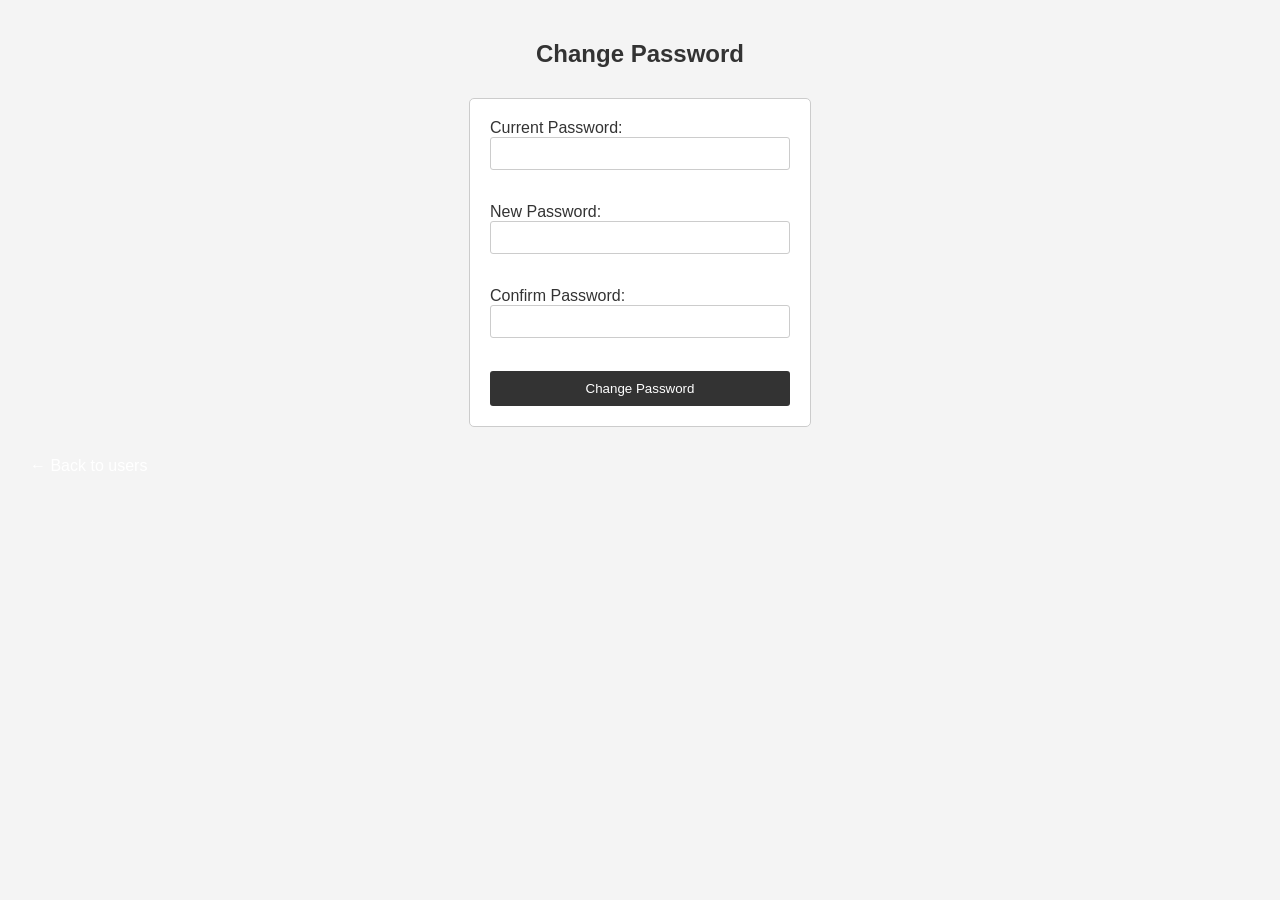
<file: change-password.html>
<!DOCTYPE html>
<html>
<head>
	<meta charset="utf-8">
	<meta name="viewport" content="width=device-width, initial-scale=1">
	<title>Change Password - ZUGI</title>
	<style>
body{
	font-family: Arial, sans-serif;
	background-color: #f4f4f4;
	color: #333;
	margin: 0;
	padding: 20px;
}

h2{
	text-align: center;
}

table{
	width: 90%;
	margin: 20px auto;
	border-collapse: collapse;
	background-color: #fff;
}

table, th, td{
	border: 1px solid #ccc;
}

th, td{
	padding: 10px;
	text-align: center;
}

th{
	background-color: #333;
	color: #fff;
}

tr:nth-child(even){
	background-color: #f9f9f9;
}

a{
	text-decoration: none;
	color: #fff;
	padding: 5px 10px;
	border-radius: 3px;
}

a[href^="edit"]{
	background-color: #2196F3;
}

a[href^="delete"]{
	background-color: #f44336;
}

a[href^="change_password"]{
	background-color: #ff9800;
}

form{
	width: 300px;
	margin: 30px auto;
	background-color: #fff;
	padding: 20px;
	border: 1px solid #ccc;
	border-radius: 5px;
}

input[type="text"],
input[type="email"],
input[type="password"]{
	width: 100%;
	padding: 8px;
	margin-bottom: 15px;
	border: 1px solid #ccc;
	border-radius: 3px;
	box-sizing: border-box;
}

input[type="submit"],
button{
	width: 100%;
	padding: 10px;
	background-color: #333;
	color: #fff;
	border: none;
	border-radius: 3px;
	cursor: pointer;
}

input[type="submit"]:hover,
button:hover{
	background-color: #555;
}

.search-box{
	text-align: center;
	margin-bottom: 20px;
}

.search-box input[type="text"]{
	width: 250px;
	display: inline-block;
	margin-bottom: 0;
}

.search-box button{
	width: auto;
	display: inline-block;
	padding: 8px 15px;
}

	</style>
</head>
<body>
<h2>Change Password</h2>

<form action="#" method="post" data-disabled>

Current Password:
<br>
<input type="password" name="current_password">
<br>
<br>
New Password:
<br>
<input type="password" name="new_password">
<br>
<br>
Confirm Password:
<br>
<input type="password" name="confirm_password">
<br>
<br>
<input type="submit" name="submit" value="Change Password">

</form>
<p><a href="fetch.html">&larr; Back to users</a></p>
<script>
	// ---- Cart (localStorage-based, replaces PHP sessions) ----
	function getCart(){
		try { return JSON.parse(localStorage.getItem('zugi_cart') || '{}'); } catch(e){ return {}; }
	}
	function setCart(cart){
		localStorage.setItem('zugi_cart', JSON.stringify(cart));
	}
	function addToCart(id, qty){
		qty = Math.max(1, parseInt(qty) || 1);
		var cart = getCart();
		cart[id] = (cart[id] || 0) + qty;
		setCart(cart);
	}
	function updateCartCount(){
		var cart = getCart();
		var total = 0;
		Object.keys(cart).forEach(function(k){ total += cart[k]; });
		var el = document.getElementById('cart-count');
		if (el) el.textContent = total;
	}
	updateCartCount();

	// Catch "ADD TO CART" submits from any page, including ones injected later by JS
	document.addEventListener('submit', function(e){
		var form = e.target;
		if (!form.classList) return;
		if (form.classList.contains('quick-add-form') || form.classList.contains('add-to-cart-form')){
			e.preventDefault();
			var idInput = form.querySelector('input[name="id"]');
			var qtyInput = form.querySelector('input[name="qty"]');
			if (idInput){
				addToCart(idInput.value, qtyInput ? qtyInput.value : 1);
				window.location.href = 'cart.html';
			}
		}
	});

	// Non-functional demo forms (registration / edit / change password / login)
	document.addEventListener('DOMContentLoaded', function () {
		document.querySelectorAll('form[data-disabled]').forEach(function (form) {
			form.addEventListener('submit', function (e) {
				e.preventDefault();
				alert('This is a static demo site — this form is not connected to a database, so nothing is actually submitted.');
			});
		});
	});

	// ---- Dark / light mode ----
	document.addEventListener('DOMContentLoaded', function () {
	const themeBtn = document.getElementById('theme-toggle');
	const body = document.body;

	if (localStorage.getItem('theme') === 'dark') {
		body.classList.add('dark-mode');
	}

	if (themeBtn) themeBtn.addEventListener('click', function(){
		body.classList.toggle('dark-mode');
		localStorage.setItem('theme', body.classList.contains('dark-mode') ? 'dark' : 'light');
	});

	// ---- Accent color picker ----
	const colorBtn = document.getElementById('color-picker-btn');
	const colorPanel = document.getElementById('color-picker-panel');
	const swatches = document.querySelectorAll('.color-swatch');

	function setAccent(color){
		document.documentElement.style.setProperty('--accent', color);
		localStorage.setItem('accentColor', color);
		swatches.forEach(function(s){
			s.classList.toggle('active', s.dataset.color === color);
		});
	}

	const savedAccent = localStorage.getItem('accentColor');
	if (savedAccent) {
		setAccent(savedAccent);
	}

	if (colorBtn) colorBtn.addEventListener('click', function(e){
		e.stopPropagation();
		colorPanel.classList.toggle('open');
	});

	swatches.forEach(function(s){
		s.addEventListener('click', function(){
			setAccent(s.dataset.color);
			colorPanel.classList.remove('open');
		});
	});

	// ---- Search widget ----
	const searchBtn = document.getElementById('search-btn');
	const searchPanel = document.getElementById('search-panel');
	const searchInput = document.getElementById('search-input');

	if (searchBtn) searchBtn.addEventListener('click', function(e){
		e.stopPropagation();
		searchPanel.classList.toggle('open');
		if (searchPanel.classList.contains('open')) {
			searchInput.focus();
		}
	});

	document.addEventListener('click', function(e){
		if (colorPanel && !colorPanel.contains(e.target) && e.target !== colorBtn) {
			colorPanel.classList.remove('open');
		}
		if (searchPanel && !searchPanel.contains(e.target) && e.target !== searchBtn && !searchBtn.contains(e.target)) {
			searchPanel.classList.remove('open');
		}
	});

	// ---- Scroll reveal ----
	const revealSelector = '.product-card, .shop-title, .cart-item, .cart-total, .product-detail, .content .txt, .content .txt2, .content .image, .t1, .t2, .t3, .text, .text2';
	const revealItems = document.querySelectorAll(revealSelector);

	const revealObserver = new IntersectionObserver(function(entries, observer){
		entries.forEach(function(entry){
			if (entry.isIntersecting) {
				entry.target.classList.add('in-view');
				observer.unobserve(entry.target);
			}
		});
	}, { threshold: 0.15 });

	revealItems.forEach(function(item){
		revealObserver.observe(item);
	});
	});
</script>

</body>
</html>
</file>
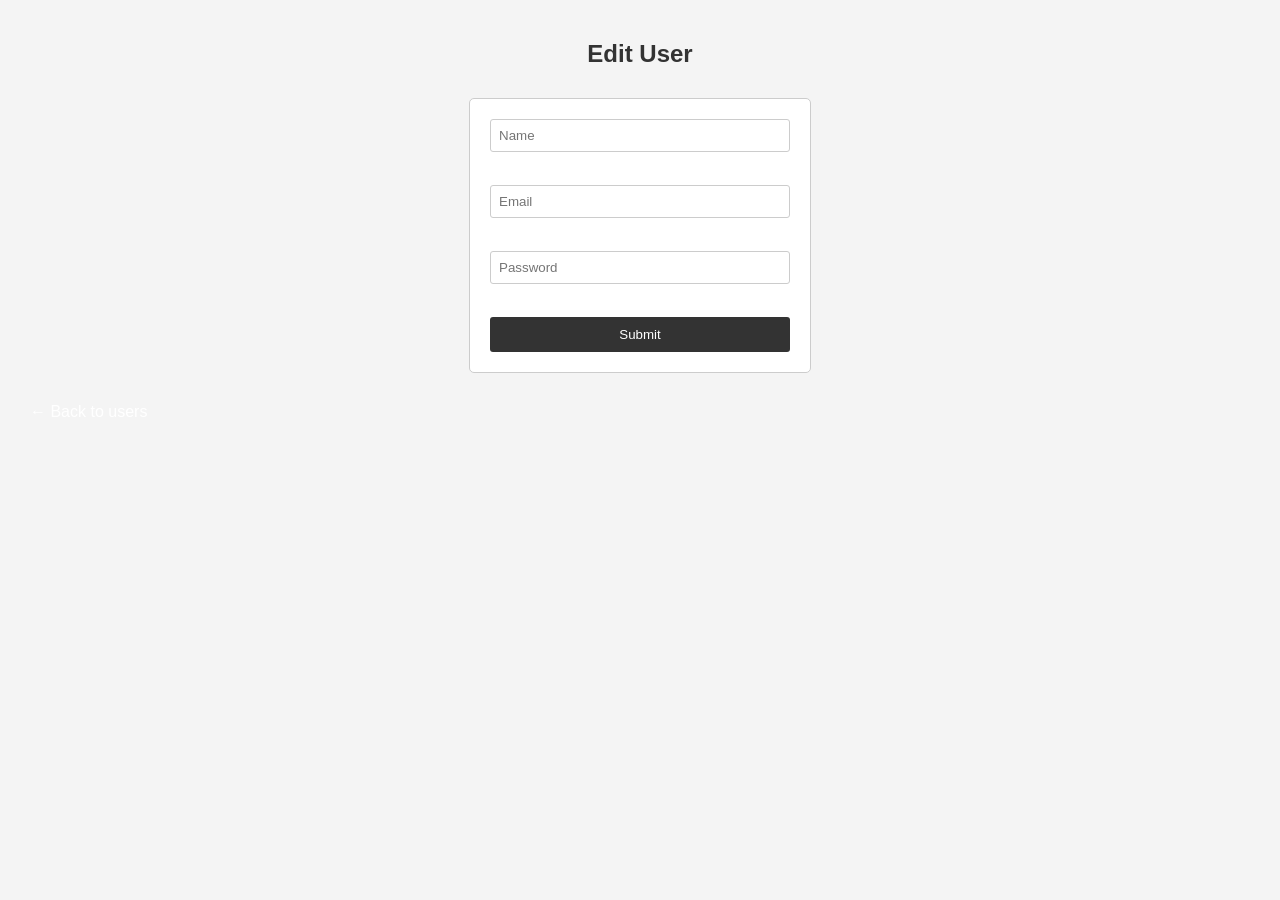
<file: edit.html>
<!DOCTYPE html>
<html>
<head>
	<meta charset="utf-8">
	<meta name="viewport" content="width=device-width, initial-scale=1">
	<title>Edit User - ZUGI</title>
	<link rel="stylesheet" href="registration.css">
	
</head>
<body>
<h2>Edit User</h2>

<form action="#" method="post" data-disabled>

<input type="text" name="name" placeholder="Name">
<br>
<br>
<input type="text" name="email" placeholder="Email">
<br>
<br>
<input type="text" name="password" placeholder="Password">
<br>
<br>
<input type="submit" name="submit">

</form>
<p><a href="fetch.html">&larr; Back to users</a></p>
<script>
document.addEventListener('DOMContentLoaded', function () {
	document.querySelectorAll('form[data-disabled]').forEach(function (form) {
		form.addEventListener('submit', function (e) {
			e.preventDefault();
			alert('This is a static demo site — this form is not connected to a database, so nothing is actually submitted.');
		});
	});
});
</script>
</body>
</html>
</file>
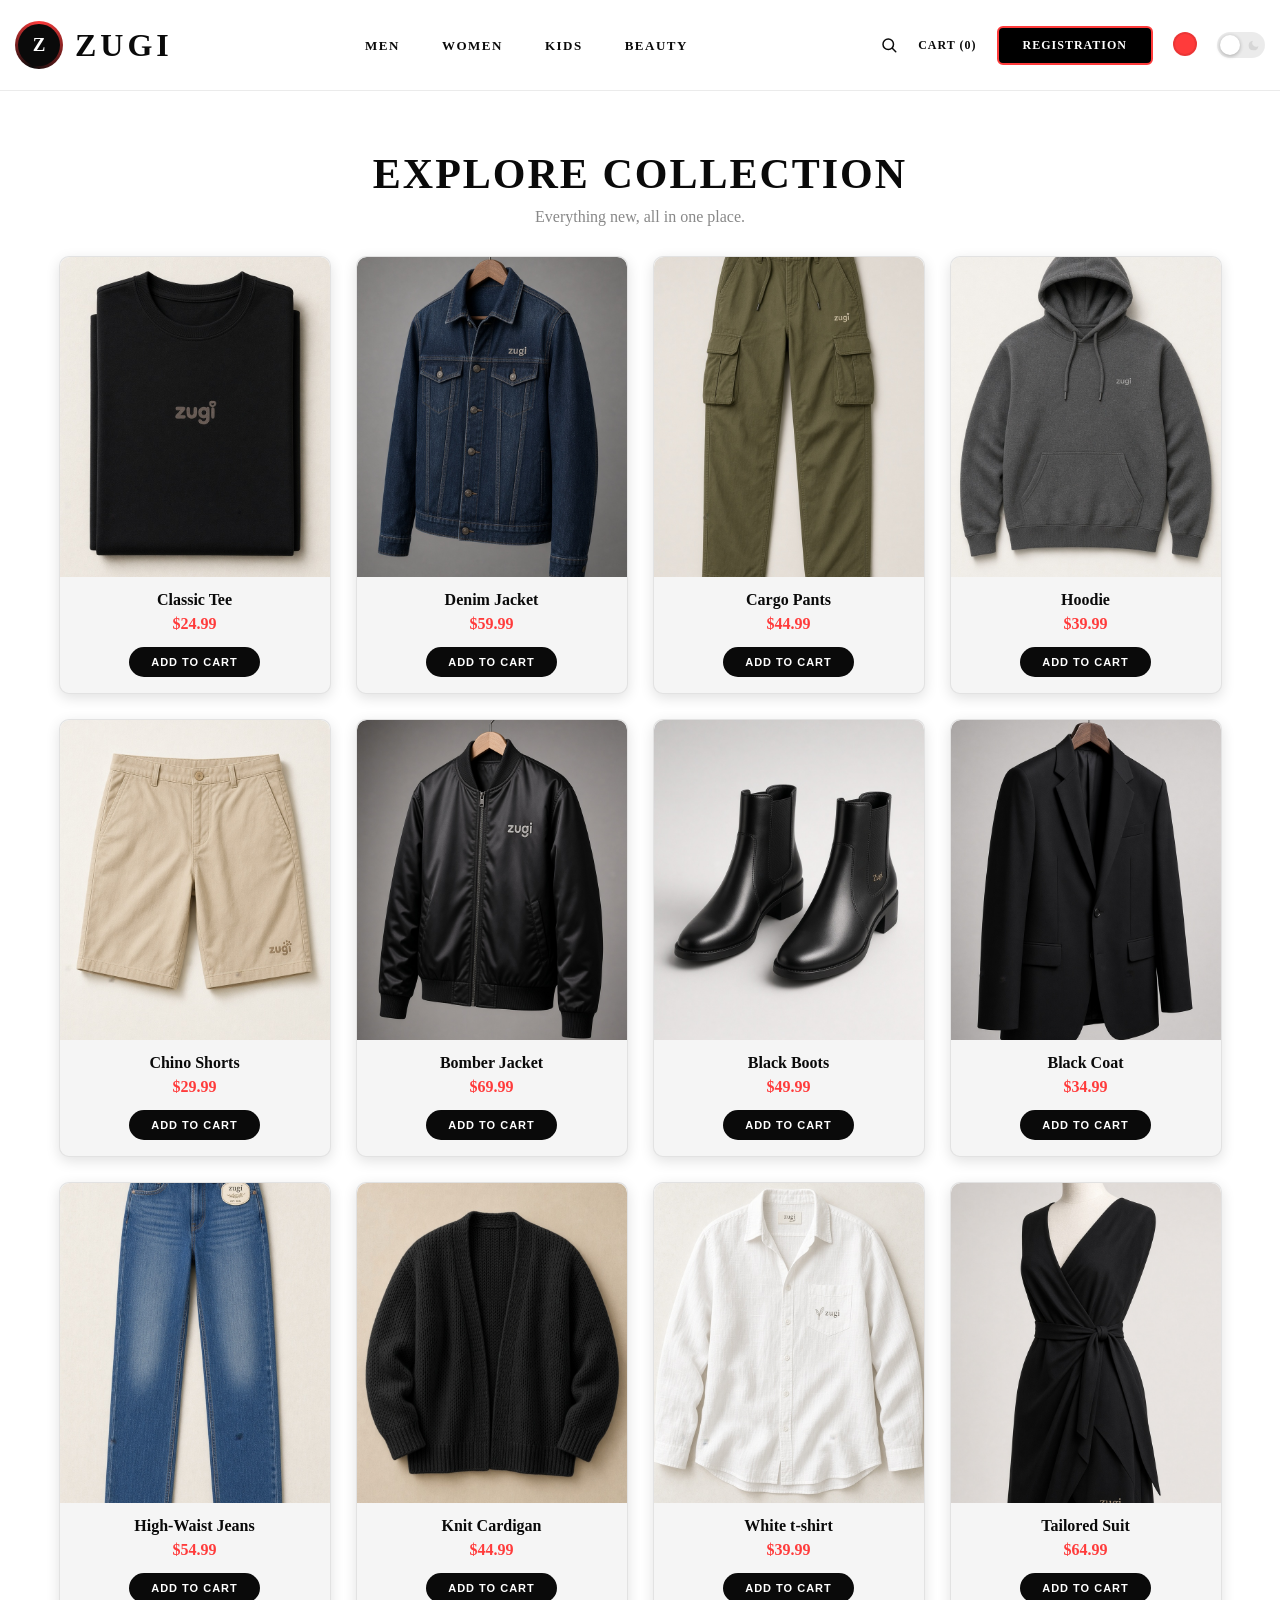
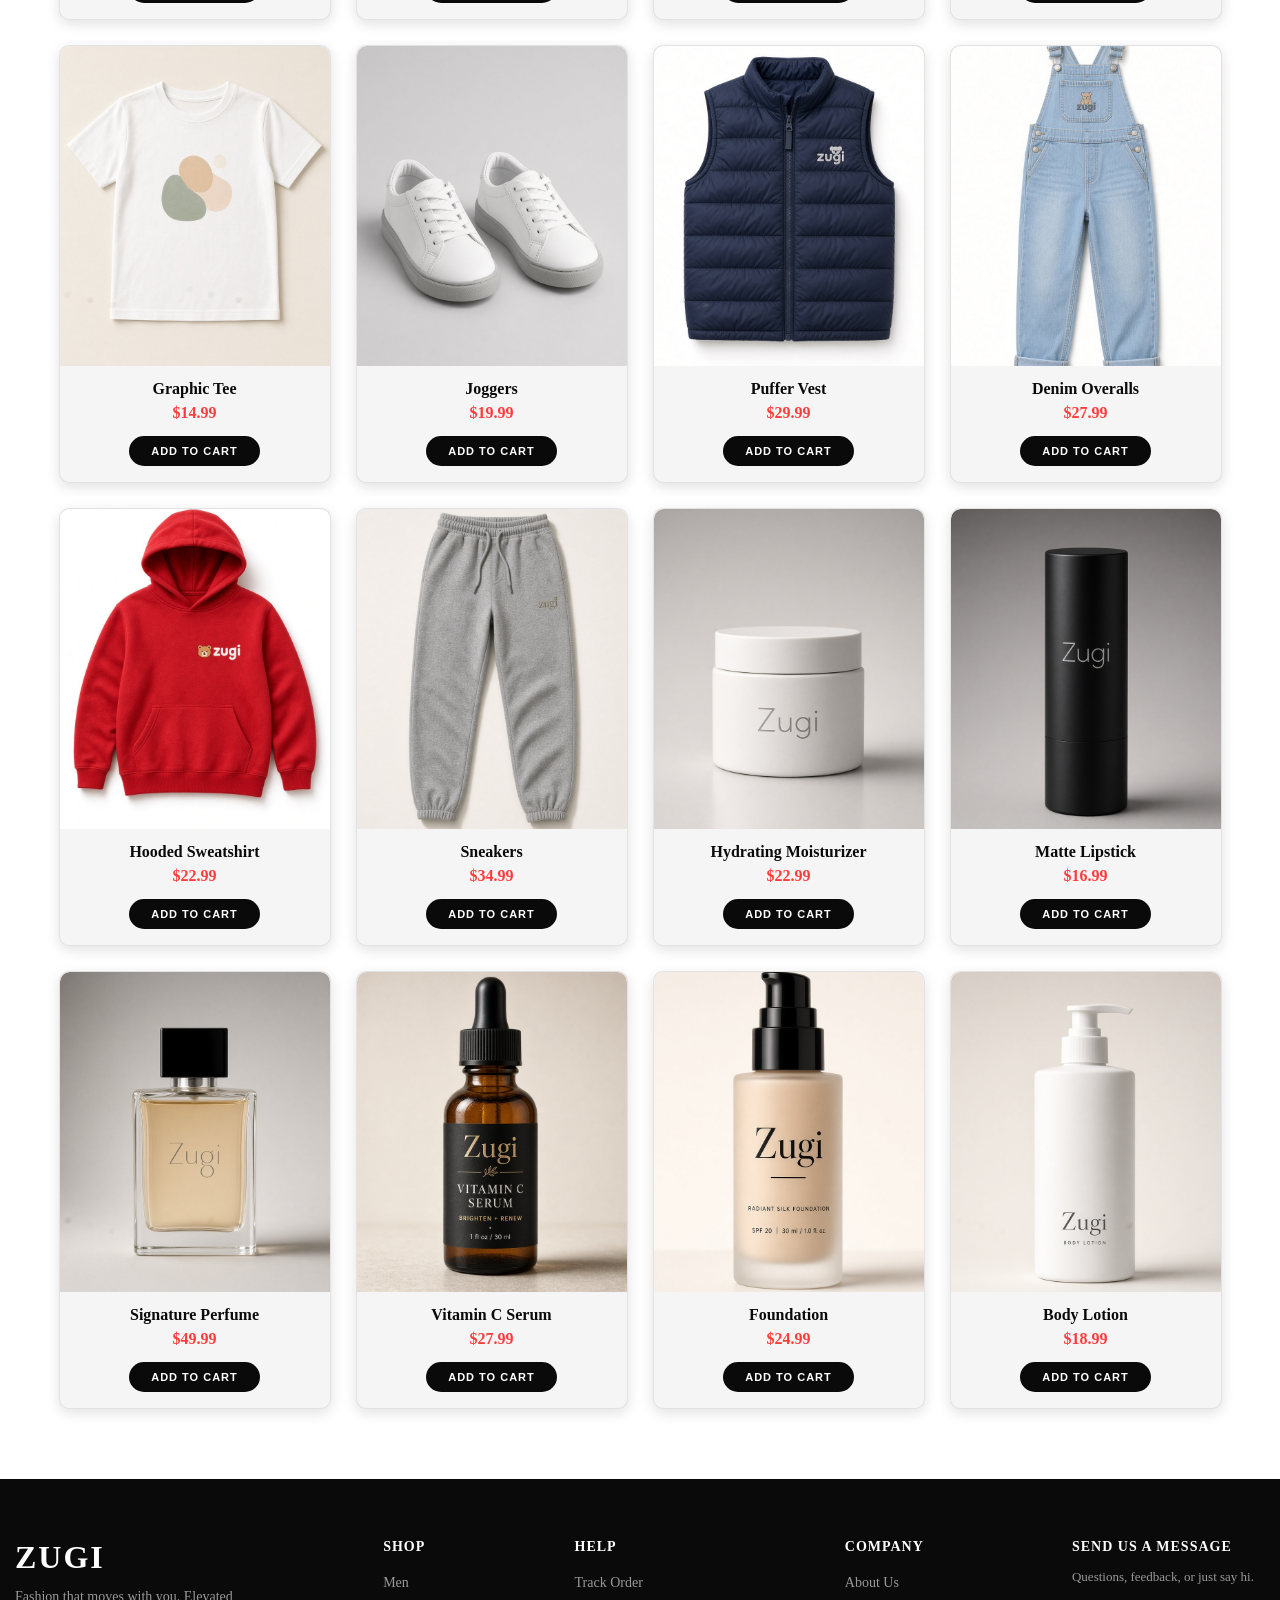
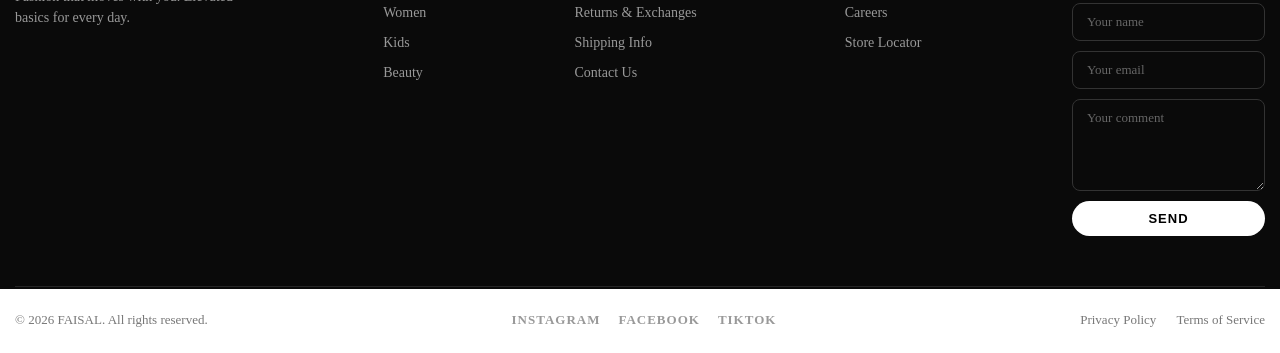
<file: explore.html>
<!DOCTYPE html>
<html>
<head>
	<meta charset="utf-8">
	<meta name="viewport" content="width=device-width, initial-scale=1">
	<title>Explore - ZUGI</title>
	<style>
* {
	margin: 0px;
	padding: 0px;
}
html{
	scroll-behavior: smooth;
}

/* ===== Light/Dark Mode ===== */
:root{
	--bg: #ffffff;
	--text: #0a0a0a;
	--header-bg: rgba(255,255,255,0.92);
	--card-bg: #f5f5f5;
	--card-text: #0a0a0a;
	--card-border: rgba(0,0,0,0.08);
	--accent: #ff3b3b;
	--muted: #888888;
	--shadow: rgba(0,0,0,0.12);
	--hero-bg: #d9d9d9;
}
body.dark-mode{
	--bg: #121212;
	--text: #f2f2f2;
	--header-bg: rgba(18,18,18,0.92);
	--card-bg: #1e1e1e;
	--card-text: #f2f2f2;
	--card-border: rgba(255,255,255,0.1);
	--muted: #999999;
	--shadow: rgba(0,0,0,0.4);
	--hero-bg: #1c1c1c;
}
body{
	padding-top: 90px;
	background: var(--bg);
	color: var(--text);
}
body, body *{
	transition: background-color 0.3s ease, color 0.3s ease, border-color 0.3s ease, box-shadow 0.3s ease;
}

/* Dark/light switch */
.theme-switch{
	background: none;
	border: none;
	padding: 0;
	cursor: pointer;
	display: flex;
	align-items: center;
}
.theme-switch-track{
	position: relative;
	width: 48px;
	height: 26px;
	border-radius: 20px;
	background: var(--card-border);
	display: flex;
	align-items: center;
	justify-content: space-between;
	padding: 0 5px;
	box-sizing: border-box;
}
.theme-switch-track svg{
	width: 13px;
	height: 13px;
	opacity: 0.6;
}
.theme-switch-track svg.sun-icon{ color: #f5a623; }
.theme-switch-track svg.moon-icon{ color: #c9c9c9; }
.theme-switch-thumb{
	position: absolute;
	top: 3px;
	left: 3px;
	width: 20px;
	height: 20px;
	border-radius: 50%;
	background: #ffffff;
	box-shadow: 0 1px 4px rgba(0,0,0,0.3);
	transition: transform 0.3s ease;
}
body.dark-mode .theme-switch-thumb{
	transform: translateX(22px);
}

/* Accent color picker */
/* Search widget */
.search-widget{
	position: relative;
}
.search-btn{
	background: none;
	border: none;
	cursor: pointer;
	color: var(--text);
	padding: 0;
	display: flex;
	align-items: center;
	transition: color 0.25s;
}
.search-btn svg{
	width: 18px;
	height: 18px;
}
.search-btn:hover{
	color: var(--accent);
}
.search-panel{
	display: flex;
	position: absolute;
	top: 34px;
	left: 50%;
	transform: translateX(-50%) translateY(-8px) scale(0.96);
	background: var(--card-bg);
	border: 1px solid var(--card-border);
	border-radius: 50px;
	padding: 6px;
	box-shadow: 0 8px 24px var(--shadow);
	z-index: 1100;
	opacity: 0;
	pointer-events: none;
	transition: opacity 0.2s ease, transform 0.2s ease;
}
.search-panel.open{
	opacity: 1;
	transform: translateX(-50%) translateY(0) scale(1);
	pointer-events: auto;
}
.search-panel input{
	border: none;
	background: transparent;
	outline: none;
	padding: 8px 12px;
	width: 200px;
	color: var(--card-text);
	font-size: 13px;
}
.search-panel button{
	background: var(--accent);
	color: white;
	border: none;
	border-radius: 50px;
	padding: 8px 18px;
	font-size: 11px;
	font-weight: bold;
	letter-spacing: 1px;
	cursor: pointer;
}

.color-picker{
	position: relative;
}
.color-picker-btn{
	width: 24px;
	height: 24px;
	border-radius: 50%;
	border: 2px solid var(--card-border);
	background: var(--accent);
	cursor: pointer;
	padding: 0;
}
.color-picker-panel{
	display: grid;
	position: absolute;
	top: 38px;
	right: 0;
	background: var(--card-bg);
	border: 1px solid var(--card-border);
	border-radius: 12px;
	padding: 12px;
	box-shadow: 0 8px 24px var(--shadow);
	gap: 10px;
	grid-template-columns: repeat(4, 1fr);
	z-index: 1100;
	opacity: 0;
	transform: translateY(-8px) scale(0.96);
	pointer-events: none;
	transition: opacity 0.2s ease, transform 0.2s ease;
}
.color-picker-panel.open{
	opacity: 1;
	transform: translateY(0) scale(1);
	pointer-events: auto;
}
.color-swatch{
	width: 26px;
	height: 26px;
	border-radius: 50%;
	border: 2px solid transparent;
	cursor: pointer;
	padding: 0;
	transition: transform 0.15s ease, border-color 0.2s ease;
}
.color-swatch:hover{
	transform: scale(1.15);
}
.color-swatch.active{
	border-color: var(--card-text);
	box-shadow: 0 0 0 2px var(--card-bg), 0 0 0 4px var(--card-text);
}
.color-picker-btn{
	transition: transform 0.2s ease;
}
.color-picker-btn:hover{
	transform: scale(1.12);
}
.theme-switch-track{
	transition: box-shadow 0.2s ease;
}
.theme-switch:hover .theme-switch-track{
	box-shadow: 0 0 0 3px var(--card-border);
}
.container{
	height: 10px;
	width: 1250px;
	/*background: red;*/
	margin: auto;
}
.header{
	width: 100%;
	height: 90px;
	background: var(--header-bg);
	backdrop-filter: blur(10px);
	-webkit-backdrop-filter: blur(10px);
	box-shadow: 0 1px 0 rgba(0,0,0,0.08);
	position: fixed;
	top: 0;
	left: 0;
	z-index: 1000;
}
.header .container{
	height: 100%;
	display: flex;
	align-items: center;
	justify-content: space-between;
}
.logo{
	height: auto;
	width: auto;
	margin: 0;
	position: static;
}
.logo-link{
	display: flex;
	align-items: center;
	gap: 12px;
	text-decoration: none;
	animation: logoIntro 0.7s ease both;
}
@keyframes logoIntro{
	from{ opacity: 0; transform: translateY(-8px); }
	to{ opacity: 1; transform: translateY(0); }
}
.logo-ring{
	flex-shrink: 0;
	width: 42px;
	height: 42px;
	border-radius: 50%;
	padding: 3px;
	display: flex;
	align-items: center;
	justify-content: center;
	background: conic-gradient(from 0deg, var(--accent), #0a0a0a 55%, var(--accent));
	animation: logoSpin 5s linear infinite;
	transition: animation-duration 0.3s ease;
}
.logo-badge{
	width: 100%;
	height: 100%;
	border-radius: 50%;
	background: #0a0a0a;
	color: #fff;
	display: flex;
	align-items: center;
	justify-content: center;
	font-family: Cooper, Georgia, serif;
	font-size: 19px;
	font-weight: 700;
	animation: logoSpinReverse 5s linear infinite;
}
@keyframes logoSpin{
	to{ transform: rotate(360deg); }
}
@keyframes logoSpinReverse{
	to{ transform: rotate(-360deg); }
}
.logo-link:hover .logo-ring{
	animation-duration: 1.4s;
}
.logo-link:hover .logo-badge{
	animation-duration: 1.4s;
}
.logo h1{
	font-size: 32px;
	font-family: Cooper, Georgia, serif;
	letter-spacing: 4px;
	color: var(--text);
	transition: letter-spacing 0.3s ease, color 0.3s ease;
}
.logo-link:hover h1{
	letter-spacing: 6px;
	color: var(--accent);
}
.navi{
	height: auto;
	width: auto;
}
.navi ul{
	display: flex;
	align-items: center;
	gap: 8px;
}
.navi ul li{
	display: inline;
}
.navi ul li a{
	position: relative;
	color: var(--text);
	text-decoration: none;
	padding: 8px 17px;
	font-weight: 700;
	font-size: 13px;
	letter-spacing: 1.5px;
	transition: color 0.25s;
}
.navi ul li a::after{
	content: "";
	position: absolute;
	left: 17px;
	right: 17px;
	bottom: 4px;
	height: 2px;
	background: var(--accent);
	transform: scaleX(0);
	transform-origin: right;
	transition: transform 0.3s ease;
}
.navi ul li a:hover{
	color: var(--accent);
}
.navi ul li a:hover::after{
	transform: scaleX(1);
	transform-origin: left;
}
.header-icons{
	display: flex;
	align-items: center;
	gap: 20px;
}
.header-icons a{
	color: var(--text);
	text-decoration: none;
	font-size: 12px;
	font-weight: 700;
	letter-spacing: 1px;
	transition: color 0.25s;
}
.header-icons a:hover{
	color: var(--accent);
}
.content{
	width: 100%;
	height: 650px;
	background: var(--hero-bg);
}
.thankyou{
	width: 100%;
	min-height: 450px;
	background: #fff;
	display: flex;
	align-items: center;
	justify-content: center;
}
.thankyou .container{
	height: auto;
	display: flex;
	align-items: center;
	justify-content: center;
}
.thankyou-card{
	max-width: 480px;
	width: 100%;
	text-align: center;
	padding: 70px 20px;
}
.thankyou-icon{
	width: 64px;
	height: 64px;
	border-radius: 50%;
	background: #0a0a0a;
	color: #fff;
	display: flex;
	align-items: center;
	justify-content: center;
	font-size: 28px;
	margin: 0 auto 24px;
	animation: thankyouPop 0.5s ease both;
}
@keyframes thankyouPop{
	from{ transform: scale(0); opacity: 0; }
	to{ transform: scale(1); opacity: 1; }
}
.thankyou-card h1{
	font-size: 36px;
	letter-spacing: 2px;
	color: #0a0a0a;
	margin-bottom: 18px;
	animation: logoIntro 0.6s ease both;
}
.thankyou-card p{
	font-size: 15px;
	color: #555;
	line-height: 1.6;
	margin-bottom: 30px;
}
.thankyou-btn{
	display: inline-block;
	background: #0a0a0a;
	color: #fff;
	text-decoration: none;
	padding: 14px 36px;
	border-radius: 50px;
	font-weight: bold;
	letter-spacing: 1px;
	font-size: 13px;
	transition: background 0.3s ease;
}
.thankyou-btn:hover{
	background: var(--accent);
}
.txt {
	height: 50px;
	width: 400px;
	/*background: red;*/
	position: relative;
	right: -70px;
	top: 100px;
	color: var(--text);

}
.image{
	height: 650px;
	width: 650px;
	/*background: black;*/
	margin: auto;
	position: relative;
	top: -426px;
	background-image: url(walk.png);
	background-size: 650px 650px;

}
.walk{
	height: 400px;
	width: 1020px;
	/*background: red;*/
	margin: auto;
	position: relative;
	top: 50px;
}
.walk h1{
	font-size: 400px;
	color: var(--text);
	-webkit-text-stroke: 3px var(--accent);
	text-stroke: 3px var(--accent);
}
.txt2{
	height: 100px;
	width: 150px;
	/*background: red;*/
	position: relative;
	top: -600px;
	right: -1070px;
	color: var(--text);
}
.content2{
	width: 100%;
	height: 300px;
	background: black;
}
.g1{
	height: 200px;
	width: 180px;
	background: var(--accent);
	position: relative;
	right: -50px;
	top: 49px;
	background-image: url(men.jpg);
	background-size: cover;
	/*border: solid skyblue;*/
	border-radius: 10px;
}
.g1:hover{
	transform: 
	perspective(600px)
	rotateX(20deg)
	rotateY(-20deg)
	scale(1.1);
	}
.g2{
	height: 200px;
	width: 180px;
	background: pink;
	position: relative;
	right: -815px;
	top: -148px;
	background-image: url(kido.jfif);
	background-size: cover;
	/*border: solid yellow;*/
	border-radius: 10px;
}
.g2:hover{
	transform: 
	perspective(600px)
	rotateX(20deg)
	rotateY(-20deg)
	scale(1.1);
	}
.g3{
	height: 200px;
	width: 180px;
	background: orange;
	position: relative;
	right: -435px;
	top: -350px;
	background-image: url(woman.jpg);
	background-size: cover;
	/*border: solid red;*/
	border-radius: 10px;
}
.g3:hover{
	transform: 
	perspective(600px)
	rotateX(20deg)
	rotateY(-20deg)
	scale(1.1);
	}
.t1{
	height: 100px;
	width: 150px;
	/*background: red;*/
	position: relative;
    right: -260px;
    top: -525px;
}
.t1 h2{
	color: white;
}
.t1 p{
	color: white;
}
.t1 a{
	color: white;
	text-decoration: none;
}
.t1 a:hover{
	color: var(--accent);
	transition: 2s;
}
.t2{
	height: 100px;
	width: 150px;
	/*background: blue;*/
	position: relative;
    right: -645px;
    top: -623px;
}
.t2 h2{
	color: white;
}
.t2 p{
	color: white;
}
.t2 a{
	color: white;
	text-decoration: none;
} 
.t2 a:hover{
	color: var(--accent);
	transition: 2s;
}

.t3{
	height: 100px;
	width: 150px;
	/*background: red;*/
	position: relative;
    right: -1025px;
    top: -721px;
}
.t3 h2{
	color: white;
}
.t3 p{
	color: white;
}
.t3 a{
	color: white;
	text-decoration: none;
}
.t3 a:hover{
	color: var(--accent);
	transition: 2s;
}
.content3{
	height: 500px;
	width: 100%;
	background: var(--hero-bg);
	background-image: url(model.png);
	background-repeat: no-repeat;
	background-position: center center;
    background-size: 690px;
}
.text{
	height: 15px;
	width: 200px;
	/*background: black;*/
	position: relative;
	top: 70px;
	right: -45px;
	color: var(--text);
}
.text h1{
	font-size: 100px;
	-webkit-text-stroke: 2px var(--accent);
	text-stroke: 2px var(--accent);

}
.text p{
	font-size: 20px;
	font-weight: bold;
}
.text2 {
  height: 40px;
  width: 220px;
  background: black;
  display: flex;              /* makes centering easy */
  justify-content: center;    /* horizontal center */
  align-items: center;        /* vertical center */
  margin-top: 425px;
  position: relative;
  right: -50px;
  border-radius: 50px;
}

.text2 a {
  display: inline-block;
  color: white;               /* so text is visible on black */
  text-decoration: none;      /* removes underline */
  font-weight: bold;          /* optional – makes it look more like a button */
  line-height: 30px;          /* also helps vertical centering */
  width: 100%;                /* optional – makes the whole bar clickable */
  text-align: center;         /* extra safety for centering */
}

.content4{
	width: 100%;
	height: 340px;
	background: #0a0a0a;
	padding-top: 60px;
	padding-bottom: 10px;
}
.content4 .container{
	height: auto;
}
.footer-top{
	display: flex;
	justify-content: space-between;
	flex-wrap: wrap;
	gap: 40px;
	padding-bottom: 50px;
}
.footer-brand{
	max-width: 220px;
}
.footer-brand h2{
	color: white;
	font-size: 32px;
	letter-spacing: 2px;
}
.footer-brand p{
	color: #999;
	font-size: 14px;
	margin-top: 10px;
	line-height: 1.5;
}
.footer-col h4{
	color: white;
	font-size: 14px;
	letter-spacing: 1px;
	margin-bottom: 18px;
}
.footer-col ul{
	list-style: none;
}
.footer-col ul li{
	margin-bottom: 12px;
}
.footer-col ul li a{
	color: #999;
	text-decoration: none;
	font-size: 14px;
	transition: color 0.3s;
}
.footer-col ul li a:hover{
	color: var(--accent);
}
.footer-newsletter{
	max-width: 260px;
}
.footer-newsletter h4{
	color: white;
	font-size: 14px;
	letter-spacing: 1px;
	margin-bottom: 12px;
}
.footer-newsletter p{
	color: #999;
	font-size: 13px;
	margin-bottom: 16px;
	line-height: 1.5;
}
.footer-form{
	display: flex;
	flex-direction: column;
	gap: 10px;
}
.footer-form input,
.footer-form textarea{
	background: transparent;
	border: 1px solid #333;
	border-radius: 8px;
	outline: none;
	padding: 10px 14px;
	color: white;
	font-size: 13px;
	font-family: inherit;
}
.footer-form input::placeholder,
.footer-form textarea::placeholder{
	color: #666;
}
.footer-form input:focus,
.footer-form textarea:focus{
	border-color: var(--accent);
}
.footer-form textarea{
	resize: vertical;
	min-height: 70px;
}
.footer-form button{
	background: white;
	color: black;
	border: none;
	border-radius: 50px;
	padding: 10px 0;
	font-weight: bold;
	font-size: 13px;
	letter-spacing: 1px;
	cursor: pointer;
	transition: background 0.25s, color 0.25s;
}
.footer-form button:hover{
	background: var(--accent);
	color: white;
}
.footer-divider{
	height: 1px;
	width: 100%;
	background: #262626;
}
.footer-bottom{
	display: flex;
	justify-content: space-between;
	align-items: center;
	flex-wrap: wrap;
	gap: 20px;
	padding: 25px 0;
}
.footer-bottom p{
	color: #777;
	font-size: 13px;
}
.footer-social{
	display: flex;
	gap: 18px;
}
.footer-social a{
	color: #999;
	text-decoration: none;
	font-size: 13px;
	font-weight: bold;
	letter-spacing: 1px;
	transition: color 0.3s;
}
.footer-social a:hover{
	color: var(--accent);
}
.footer-legal{
	display: flex;
	gap: 20px;
}
.footer-legal a{
	color: #777;
	text-decoration: none;
	font-size: 13px;
	transition: color 0.3s;
}
.footer-legal a:hover{
	color: white;
}
@media (max-width: 1250px){
	.container{
		width: 90%;
	}
}
@media (max-width: 700px){
	.footer-top{
		flex-direction: column;
		gap: 30px;
	}
	.footer-bottom{
		flex-direction: column;
		align-items: flex-start;
	}
}
.header-icons a.register {
  display: inline-block;
  padding: 10px 24px;
  background-color: #000;
  color: #ffffff;
  border: solid var(--accent) 2px;
  border-radius: 6px;
}
.header-icons a.register:hover {
	background-color: var(--accent);
	border: solid black 2px;
	color: black;
	transition: 2s;

}

/* ===== Registration Form ===== */
body.register-page {
  height: 100vh;
  display: flex;
  align-items: center;
  justify-content: center;
  background: #000;
  padding-top: 0;
}

.form-wrapper {
  position: relative;
  width: 850px;
  max-width: 90%;
  padding: 60px 50px;
  border-radius: 20px;
  overflow: hidden;
  background-image: url('moon.jfif'); /* put your image path here */
  background-size: cover;
  background-position: center;
}

.form-wrapper::before {
  content: "";
  position: absolute;
  top: 0; left: 0; right: 0; bottom: 0;
  background: rgba(20, 25, 55, 0.55);
  z-index: 0;
}

.form-wrapper > * {
  position: relative;
  z-index: 1;
}

.form-title {
  text-align: center;
  color: #ffffff;
  font-size: 32px;
  font-weight: 700;
  margin-bottom: 12px;
}

.form-underline {
  width: 60px;
  height: 3px;
  background: #ffffff;
  margin: 0 auto 40px;
  border-radius: 2px;
}

.form-row {
  display: flex;
  gap: 24px;
  margin-bottom: 20px;
}

.form-group {
  flex: 1;
}

.form-group input {
  width: 100%;
  padding: 16px 22px;
  border-radius: 50px;
  border: 1px solid rgba(255, 255, 255, 0.4);
  background: rgba(255, 255, 255, 0.12);
  backdrop-filter: blur(8px);
  -webkit-backdrop-filter: blur(8px);
  color: #ffffff;
  font-size: 14px;
  outline: none;
  box-sizing: border-box;
  transition: background 0.3s ease, border-color 0.3s ease;
}

.form-group input::placeholder {
  color: rgba(255, 255, 255, 0.75);
}

.form-group input:focus {
  background: rgba(255, 255, 255, 0.2);
  border-color: #ffffff;
}

.form-submit {
  text-align: center;
  margin-top: 30px;
}

.form-submit button {
  padding: 14px 60px;
  border: none;
  border-radius: 50px;
  background: #ef6b5b;
  color: #ffffff;
  font-size: 15px;
  font-weight: 600;
  letter-spacing: 0.5px;
  cursor: pointer;
  transition: background 0.3s ease, transform 0.2s ease;
}

.form-submit button:hover {
  background: #e2503e;
  transform: translateY(-2px);
}

@media (max-width: 600px) {
  .form-row {
    flex-direction: column;
    gap: 20px;
  }
}
.pose{
	height: 500px;
	width: 280px;
	/*background: red;*/
	position: relative;
	right: -10px;
	top: 49px;
	background-image: url(pose1.png);
	background-size: cover;
	/*border: solid skyblue;*/
	border-radius: 10px;
}

/* ===== Shop Pages (men/women/kids) ===== */
.shop-page{
	width: 1250px;
	height: auto;
	margin: auto;
}
@media (max-width: 1250px){
	.shop-page{
		width: 90%;
	}
}
.shop-title{
	text-align: center;
	padding: 60px 0 30px;
}
.shop-title h1{
	font-size: 42px;
	letter-spacing: 2px;
	color: var(--text);
}
.shop-title p{
	color: #888;
	margin-top: 10px;
}
.product-grid{
	display: flex;
	flex-wrap: wrap;
	justify-content: center;
	gap: 25px;
	padding-bottom: 70px;
}
.product-card{
	width: 270px;
	background: var(--card-bg);
	border: 1px solid var(--card-border);
	border-radius: 10px;
	overflow: hidden;
	text-align: center;
	padding-bottom: 16px;
	box-shadow: 0 4px 14px rgba(0,0,0,0.12);
	transition: transform 0.3s ease, box-shadow 0.3s ease;
}
.product-card:hover{
	transform: translateY(-6px);
	box-shadow: 0 8px 20px rgba(0,0,0,0.18);
}
.product-img{
	height: 320px;
	width: 100%;
	background-size: cover;
	background-position: center;
	background-color: rgba(128,128,128,0.15);
	border-radius: 10px 10px 0 0;
}
.product-name{
	margin-top: 14px;
	font-weight: bold;
	color: var(--card-text);
}
.product-price{
	margin-top: 6px;
	color: var(--accent);
	font-weight: bold;
}
.product-link{
	display: block;
	color: inherit;
	text-decoration: none;
}
.quick-add-form{
	margin-top: 14px;
	padding: 0 16px;
}
.quick-add-form button{
	background: #0a0a0a;
	color: white;
	border: none;
	border-radius: 50px;
	padding: 9px 22px;
	font-size: 11px;
	font-weight: bold;
	letter-spacing: 1px;
	cursor: pointer;
	transition: background 0.25s;
}
.quick-add-form button:hover{
	background: var(--accent);
}

/* ===== Product Detail Page ===== */
.product-detail{
	display: flex;
	flex-wrap: wrap;
	gap: 50px;
	padding-bottom: 80px;
}
.product-detail-img-wrap{
	flex: 1 1 450px;
	height: 550px;
	border-radius: 10px;
	overflow: hidden;
	background-color: rgba(128,128,128,0.15);
}
.product-detail-img{
	width: 100%;
	height: 100%;
	background-size: cover;
	background-position: center;
	animation: productZoom 6s ease-in-out infinite alternate;
}
@keyframes productZoom{
	from{ transform: scale(1); }
	to{ transform: scale(1.08); }
}
.product-detail-info{
	flex: 1 1 400px;
}
.product-detail-info h1{
	font-size: 34px;
	letter-spacing: 1px;
	color: var(--text);
	margin-bottom: 12px;
}
.product-detail-price{
	font-size: 22px;
	color: var(--accent);
	font-weight: bold;
	margin-bottom: 22px;
}
.product-detail-desc{
	color: var(--text);
	line-height: 1.7;
	margin-bottom: 26px;
}
.product-detail-meta p{
	margin-bottom: 14px;
	color: var(--text);
}
.size-box{
	display: inline-block;
	border: 1px solid var(--card-border);
	padding: 6px 14px;
	margin: 6px 8px 0 0;
	border-radius: 6px;
	font-size: 13px;
}
.add-to-cart-form{
	margin-top: 28px;
	display: flex;
	gap: 12px;
	align-items: center;
}
.add-to-cart-form input[type="number"]{
	width: 70px;
	padding: 12px;
	border: 1px solid var(--card-border);
	border-radius: 6px;
	background: transparent;
	color: var(--text);
	font-size: 14px;
}
.add-to-cart-form button{
	background: #0a0a0a;
	color: white;
	border: none;
	border-radius: 50px;
	padding: 14px 36px;
	font-weight: bold;
	letter-spacing: 1px;
	cursor: pointer;
	transition: background 0.25s;
}
.add-to-cart-form button:hover{
	background: var(--accent);
}
.back-link{
	margin-top: 26px;
}
.back-link a{
	color: var(--text);
	font-size: 13px;
	text-decoration: none;
}
.back-link a:hover{
	color: var(--accent);
}

/* ===== Cart Page ===== */
.cart-empty{
	text-align: center;
	padding-bottom: 70px;
	color: var(--text);
}
.cart-empty a{
	color: var(--accent);
	text-decoration: none;
}
.cart-list{
	display: flex;
	flex-direction: column;
	gap: 16px;
	padding-bottom: 40px;
}
.cart-item{
	display: flex;
	align-items: center;
	gap: 20px;
	background: var(--card-bg);
	border: 1px solid var(--card-border);
	border-radius: 10px;
	padding: 14px 20px;
}
.cart-item-img{
	width: 80px;
	height: 80px;
	flex-shrink: 0;
	background-size: cover;
	background-position: center;
	background-color: rgba(128,128,128,0.15);
	border-radius: 8px;
}
.cart-item-info{
	flex: 1;
}
.cart-item-name{
	font-weight: bold;
	color: var(--card-text);
}
.cart-item-price{
	color: #888;
	font-size: 13px;
	margin-top: 4px;
}
.cart-item-qty{
	display: flex;
	align-items: center;
	gap: 8px;
}
.cart-item-qty input{
	width: 55px;
	padding: 8px;
	border: 1px solid var(--card-border);
	border-radius: 6px;
	background: transparent;
	color: var(--card-text);
}
.cart-item-qty button,
.cart-remove-btn{
	background: none;
	border: 1px solid var(--card-border);
	border-radius: 6px;
	padding: 8px 14px;
	font-size: 11px;
	font-weight: bold;
	letter-spacing: 0.5px;
	cursor: pointer;
	color: var(--card-text);
	transition: 0.25s;
}
.cart-item-qty button:hover{
	border-color: #0a0a0a;
}
.cart-remove-btn:hover{
	background: var(--accent);
	color: white;
	border-color: var(--accent);
}
.cart-item-subtotal{
	font-weight: bold;
	color: var(--card-text);
	width: 80px;
	text-align: right;
}
.cart-total{
	text-align: right;
	font-size: 20px;
	font-weight: bold;
	color: var(--text);
	padding-bottom: 60px;
}

/* ===== Scroll Reveal ===== */
.product-card,
.shop-title,
.cart-item,
.cart-total,
.product-detail,
.content .txt,
.content .txt2,
.content .image,
.t1, .t2, .t3,
.text, .text2{
	opacity: 0;
	transform: translateY(28px);
	transition: opacity 0.7s ease, transform 0.7s ease;
}
.in-view{
	opacity: 1 !important;
	transform: translateY(0) !important;
}
.product-grid .product-card:nth-child(1){ transition-delay: 0.05s; }
.product-grid .product-card:nth-child(2){ transition-delay: 0.1s; }
.product-grid .product-card:nth-child(3){ transition-delay: 0.15s; }
.product-grid .product-card:nth-child(4){ transition-delay: 0.2s; }
.product-grid .product-card:nth-child(5){ transition-delay: 0.25s; }
.product-grid .product-card:nth-child(6){ transition-delay: 0.3s; }
.product-grid .product-card:nth-child(7){ transition-delay: 0.35s; }
.product-grid .product-card:nth-child(8){ transition-delay: 0.4s; }
	</style>
</head>
<body>
<div class="header">
	<div class="container">
		<div class="logo">
			<a href="index.html" class="logo-link">
				<span class="logo-ring">
					<span class="logo-badge">Z</span>
				</span>
				<h1>ZUGI</h1>
			</a>
		</div>
		<div class="navi">
			<ul>
				<li><a href="men.html">MEN</a></li>
				<li><a href="women.html">WOMEN</a></li>
				<li><a href="kids.html">KIDS</a></li>
				<li><a href="beauty.html">BEAUTY</a></li>
			</ul>
		</div>
		<div class="header-icons">
			<div class="search-widget">
				<button type="button" class="search-btn" id="search-btn" aria-label="Search">
					<svg viewBox="0 0 24 24" fill="none" stroke="currentColor" stroke-width="2" stroke-linecap="round"><circle cx="11" cy="11" r="7"/><path d="M21 21l-4.3-4.3"/></svg>
				</button>
				<form action="search.html" method="GET" class="search-panel" id="search-panel">
					<input type="text" name="q" id="search-input" placeholder="Search products..." autocomplete="off">
					<button type="submit">GO</button>
				</form>
			</div>
			<a href="cart.html">CART (<span id="cart-count">0</span>)</a>
			<a href="reg.html" class="register">REGISTRATION</a>

			<div class="color-picker">
				<button type="button" class="color-picker-btn" id="color-picker-btn" aria-label="Change theme color"></button>
				<div class="color-picker-panel" id="color-picker-panel">
					<button type="button" class="color-swatch" data-color="#ff3b3b" style="background:#ff3b3b;" aria-label="Red" title="Red"></button>
					<button type="button" class="color-swatch" data-color="#3b82f6" style="background:#3b82f6;" aria-label="Blue" title="Blue"></button>
					<button type="button" class="color-swatch" data-color="#22c55e" style="background:#22c55e;" aria-label="Green" title="Green"></button>
					<button type="button" class="color-swatch" data-color="#a855f7" style="background:#a855f7;" aria-label="Purple" title="Purple"></button>
					<button type="button" class="color-swatch" data-color="#f97316" style="background:#f97316;" aria-label="Orange" title="Orange"></button>
					<button type="button" class="color-swatch" data-color="#ec4899" style="background:#ec4899;" aria-label="Pink" title="Pink"></button>
					<button type="button" class="color-swatch" data-color="#14b8a6" style="background:#14b8a6;" aria-label="Teal" title="Teal"></button>
				</div>
			</div>

			<button id="theme-toggle" type="button" class="theme-switch" aria-label="Toggle dark mode">
				<span class="theme-switch-track">
					<svg class="sun-icon" viewBox="0 0 24 24" fill="none" stroke="currentColor" stroke-width="2" stroke-linecap="round"><circle cx="12" cy="12" r="4"/><path d="M12 2v2M12 20v2M4.9 4.9l1.4 1.4M17.7 17.7l1.4 1.4M2 12h2M20 12h2M4.9 19.1l1.4-1.4M17.7 6.3l1.4-1.4"/></svg>
					<svg class="moon-icon" viewBox="0 0 24 24" fill="currentColor"><path d="M21 12.8A9 9 0 1111.2 3a7 7 0 009.8 9.8z"/></svg>
					<span class="theme-switch-thumb"></span>
				</span>
			</button>
		</div>
	</div>
</div>
<div class="shop-page">
	<div class="shop-title">
		<h1>EXPLORE COLLECTION</h1>
		<p>Everything new, all in one place.</p>
	</div>
	<div class="product-grid">
		<div class="product-card">
			<a href="product.html?id=1" class="product-link">
				<div class="product-img" style="background-image: url(men1.jpg);"></div>
				<div class="product-name">Classic Tee</div>
				<div class="product-price">$24.99</div>
			</a>
			<form action="#" method="post" class="quick-add-form">
				<input type="hidden" name="action" value="add">
				<input type="hidden" name="id" value="1">
				<input type="hidden" name="qty" value="1">
				<button type="submit">ADD TO CART</button>
			</form>
		</div>
		<div class="product-card">
			<a href="product.html?id=2" class="product-link">
				<div class="product-img" style="background-image: url(men2.jpg);"></div>
				<div class="product-name">Denim Jacket</div>
				<div class="product-price">$59.99</div>
			</a>
			<form action="#" method="post" class="quick-add-form">
				<input type="hidden" name="action" value="add">
				<input type="hidden" name="id" value="2">
				<input type="hidden" name="qty" value="1">
				<button type="submit">ADD TO CART</button>
			</form>
		</div>
		<div class="product-card">
			<a href="product.html?id=3" class="product-link">
				<div class="product-img" style="background-image: url(men3.jpg);"></div>
				<div class="product-name">Cargo Pants</div>
				<div class="product-price">$44.99</div>
			</a>
			<form action="#" method="post" class="quick-add-form">
				<input type="hidden" name="action" value="add">
				<input type="hidden" name="id" value="3">
				<input type="hidden" name="qty" value="1">
				<button type="submit">ADD TO CART</button>
			</form>
		</div>
		<div class="product-card">
			<a href="product.html?id=4" class="product-link">
				<div class="product-img" style="background-image: url(men4.jpg);"></div>
				<div class="product-name">Hoodie</div>
				<div class="product-price">$39.99</div>
			</a>
			<form action="#" method="post" class="quick-add-form">
				<input type="hidden" name="action" value="add">
				<input type="hidden" name="id" value="4">
				<input type="hidden" name="qty" value="1">
				<button type="submit">ADD TO CART</button>
			</form>
		</div>
		<div class="product-card">
			<a href="product.html?id=5" class="product-link">
				<div class="product-img" style="background-image: url(men5.jpg);"></div>
				<div class="product-name">Chino Shorts</div>
				<div class="product-price">$29.99</div>
			</a>
			<form action="#" method="post" class="quick-add-form">
				<input type="hidden" name="action" value="add">
				<input type="hidden" name="id" value="5">
				<input type="hidden" name="qty" value="1">
				<button type="submit">ADD TO CART</button>
			</form>
		</div>
		<div class="product-card">
			<a href="product.html?id=6" class="product-link">
				<div class="product-img" style="background-image: url(men6.jpg);"></div>
				<div class="product-name">Bomber Jacket</div>
				<div class="product-price">$69.99</div>
			</a>
			<form action="#" method="post" class="quick-add-form">
				<input type="hidden" name="action" value="add">
				<input type="hidden" name="id" value="6">
				<input type="hidden" name="qty" value="1">
				<button type="submit">ADD TO CART</button>
			</form>
		</div>
		<div class="product-card">
			<a href="product.html?id=7" class="product-link">
				<div class="product-img" style="background-image: url(women1.jpg);"></div>
				<div class="product-name">Black Boots</div>
				<div class="product-price">$49.99</div>
			</a>
			<form action="#" method="post" class="quick-add-form">
				<input type="hidden" name="action" value="add">
				<input type="hidden" name="id" value="7">
				<input type="hidden" name="qty" value="1">
				<button type="submit">ADD TO CART</button>
			</form>
		</div>
		<div class="product-card">
			<a href="product.html?id=8" class="product-link">
				<div class="product-img" style="background-image: url(women2.jpg);"></div>
				<div class="product-name">Black Coat</div>
				<div class="product-price">$34.99</div>
			</a>
			<form action="#" method="post" class="quick-add-form">
				<input type="hidden" name="action" value="add">
				<input type="hidden" name="id" value="8">
				<input type="hidden" name="qty" value="1">
				<button type="submit">ADD TO CART</button>
			</form>
		</div>
		<div class="product-card">
			<a href="product.html?id=9" class="product-link">
				<div class="product-img" style="background-image: url(women3.jpg);"></div>
				<div class="product-name">High-Waist Jeans</div>
				<div class="product-price">$54.99</div>
			</a>
			<form action="#" method="post" class="quick-add-form">
				<input type="hidden" name="action" value="add">
				<input type="hidden" name="id" value="9">
				<input type="hidden" name="qty" value="1">
				<button type="submit">ADD TO CART</button>
			</form>
		</div>
		<div class="product-card">
			<a href="product.html?id=10" class="product-link">
				<div class="product-img" style="background-image: url(women4.jpg);"></div>
				<div class="product-name">Knit Cardigan</div>
				<div class="product-price">$44.99</div>
			</a>
			<form action="#" method="post" class="quick-add-form">
				<input type="hidden" name="action" value="add">
				<input type="hidden" name="id" value="10">
				<input type="hidden" name="qty" value="1">
				<button type="submit">ADD TO CART</button>
			</form>
		</div>
		<div class="product-card">
			<a href="product.html?id=11" class="product-link">
				<div class="product-img" style="background-image: url(women5.jpg);"></div>
				<div class="product-name">White t-shirt</div>
				<div class="product-price">$39.99</div>
			</a>
			<form action="#" method="post" class="quick-add-form">
				<input type="hidden" name="action" value="add">
				<input type="hidden" name="id" value="11">
				<input type="hidden" name="qty" value="1">
				<button type="submit">ADD TO CART</button>
			</form>
		</div>
		<div class="product-card">
			<a href="product.html?id=12" class="product-link">
				<div class="product-img" style="background-image: url(women6.jpg);"></div>
				<div class="product-name">Tailored Suit</div>
				<div class="product-price">$64.99</div>
			</a>
			<form action="#" method="post" class="quick-add-form">
				<input type="hidden" name="action" value="add">
				<input type="hidden" name="id" value="12">
				<input type="hidden" name="qty" value="1">
				<button type="submit">ADD TO CART</button>
			</form>
		</div>
		<div class="product-card">
			<a href="product.html?id=14" class="product-link">
				<div class="product-img" style="background-image: url(kids1.jpg);"></div>
				<div class="product-name">Graphic Tee</div>
				<div class="product-price">$14.99</div>
			</a>
			<form action="#" method="post" class="quick-add-form">
				<input type="hidden" name="action" value="add">
				<input type="hidden" name="id" value="14">
				<input type="hidden" name="qty" value="1">
				<button type="submit">ADD TO CART</button>
			</form>
		</div>
		<div class="product-card">
			<a href="product.html?id=15" class="product-link">
				<div class="product-img" style="background-image: url(kids2.jpg);"></div>
				<div class="product-name">Joggers</div>
				<div class="product-price">$19.99</div>
			</a>
			<form action="#" method="post" class="quick-add-form">
				<input type="hidden" name="action" value="add">
				<input type="hidden" name="id" value="15">
				<input type="hidden" name="qty" value="1">
				<button type="submit">ADD TO CART</button>
			</form>
		</div>
		<div class="product-card">
			<a href="product.html?id=16" class="product-link">
				<div class="product-img" style="background-image: url(kids3.jpg);"></div>
				<div class="product-name">Puffer Vest</div>
				<div class="product-price">$29.99</div>
			</a>
			<form action="#" method="post" class="quick-add-form">
				<input type="hidden" name="action" value="add">
				<input type="hidden" name="id" value="16">
				<input type="hidden" name="qty" value="1">
				<button type="submit">ADD TO CART</button>
			</form>
		</div>
		<div class="product-card">
			<a href="product.html?id=17" class="product-link">
				<div class="product-img" style="background-image: url(kids4.jpg);"></div>
				<div class="product-name">Denim Overalls</div>
				<div class="product-price">$27.99</div>
			</a>
			<form action="#" method="post" class="quick-add-form">
				<input type="hidden" name="action" value="add">
				<input type="hidden" name="id" value="17">
				<input type="hidden" name="qty" value="1">
				<button type="submit">ADD TO CART</button>
			</form>
		</div>
		<div class="product-card">
			<a href="product.html?id=18" class="product-link">
				<div class="product-img" style="background-image: url(kids5.jpg);"></div>
				<div class="product-name">Hooded Sweatshirt</div>
				<div class="product-price">$22.99</div>
			</a>
			<form action="#" method="post" class="quick-add-form">
				<input type="hidden" name="action" value="add">
				<input type="hidden" name="id" value="18">
				<input type="hidden" name="qty" value="1">
				<button type="submit">ADD TO CART</button>
			</form>
		</div>
		<div class="product-card">
			<a href="product.html?id=19" class="product-link">
				<div class="product-img" style="background-image: url(kids6.jpg);"></div>
				<div class="product-name">Sneakers</div>
				<div class="product-price">$34.99</div>
			</a>
			<form action="#" method="post" class="quick-add-form">
				<input type="hidden" name="action" value="add">
				<input type="hidden" name="id" value="19">
				<input type="hidden" name="qty" value="1">
				<button type="submit">ADD TO CART</button>
			</form>
		</div>
		<div class="product-card">
			<a href="product.html?id=20" class="product-link">
				<div class="product-img" style="background-image: url(beauty1.jpg);"></div>
				<div class="product-name">Hydrating Moisturizer</div>
				<div class="product-price">$22.99</div>
			</a>
			<form action="#" method="post" class="quick-add-form">
				<input type="hidden" name="action" value="add">
				<input type="hidden" name="id" value="20">
				<input type="hidden" name="qty" value="1">
				<button type="submit">ADD TO CART</button>
			</form>
		</div>
		<div class="product-card">
			<a href="product.html?id=21" class="product-link">
				<div class="product-img" style="background-image: url(beauty2.jpg);"></div>
				<div class="product-name">Matte Lipstick</div>
				<div class="product-price">$16.99</div>
			</a>
			<form action="#" method="post" class="quick-add-form">
				<input type="hidden" name="action" value="add">
				<input type="hidden" name="id" value="21">
				<input type="hidden" name="qty" value="1">
				<button type="submit">ADD TO CART</button>
			</form>
		</div>
		<div class="product-card">
			<a href="product.html?id=22" class="product-link">
				<div class="product-img" style="background-image: url(beauty3.jpg);"></div>
				<div class="product-name">Signature Perfume</div>
				<div class="product-price">$49.99</div>
			</a>
			<form action="#" method="post" class="quick-add-form">
				<input type="hidden" name="action" value="add">
				<input type="hidden" name="id" value="22">
				<input type="hidden" name="qty" value="1">
				<button type="submit">ADD TO CART</button>
			</form>
		</div>
		<div class="product-card">
			<a href="product.html?id=23" class="product-link">
				<div class="product-img" style="background-image: url(beauty4.jpg);"></div>
				<div class="product-name">Vitamin C Serum</div>
				<div class="product-price">$27.99</div>
			</a>
			<form action="#" method="post" class="quick-add-form">
				<input type="hidden" name="action" value="add">
				<input type="hidden" name="id" value="23">
				<input type="hidden" name="qty" value="1">
				<button type="submit">ADD TO CART</button>
			</form>
		</div>
		<div class="product-card">
			<a href="product.html?id=24" class="product-link">
				<div class="product-img" style="background-image: url(beauty5.jpg);"></div>
				<div class="product-name">Foundation</div>
				<div class="product-price">$24.99</div>
			</a>
			<form action="#" method="post" class="quick-add-form">
				<input type="hidden" name="action" value="add">
				<input type="hidden" name="id" value="24">
				<input type="hidden" name="qty" value="1">
				<button type="submit">ADD TO CART</button>
			</form>
		</div>
		<div class="product-card">
			<a href="product.html?id=25" class="product-link">
				<div class="product-img" style="background-image: url(beauty6.jpg);"></div>
				<div class="product-name">Body Lotion</div>
				<div class="product-price">$18.99</div>
			</a>
			<form action="#" method="post" class="quick-add-form">
				<input type="hidden" name="action" value="add">
				<input type="hidden" name="id" value="25">
				<input type="hidden" name="qty" value="1">
				<button type="submit">ADD TO CART</button>
			</form>
		</div>
	</div>
</div>
<div class="content4">
	<div class="container">
		<div class="footer-top">
			<div class="footer-brand">
				<h2>ZUGI</h2>
				<p>Fashion that moves with you. Elevated basics for every day.</p>
			</div>
			<div class="footer-col">
				<h4>SHOP</h4>
				<ul>
					<li><a href="men.html">Men</a></li>
					<li><a href="women.html">Women</a></li>
					<li><a href="kids.html">Kids</a></li>
					<li><a href="beauty.html">Beauty</a></li>
				</ul>
			</div>
			<div class="footer-col">
				<h4>HELP</h4>
				<ul>
					<li><a href="#">Track Order</a></li>
					<li><a href="#">Returns &amp; Exchanges</a></li>
					<li><a href="#">Shipping Info</a></li>
					<li><a href="#">Contact Us</a></li>
				</ul>
			</div>
			<div class="footer-col">
				<h4>COMPANY</h4>
				<ul>
					<li><a href="#">About Us</a></li>
					<li><a href="#">Careers</a></li>
					<li><a href="#">Store Locator</a></li>
				</ul>
			</div>
			<div class="footer-newsletter">
				<h4>SEND US A MESSAGE</h4>
				<p>Questions, feedback, or just say hi.</p>
				<!--
					FORMSPREE SETUP:
					1. Go to https://formspree.io and create a free account.
					2. Create a new form and copy your form endpoint (looks like
					   https://formspree.io/f/xxxxabcd).
					3. Replace YOUR_FORM_ID below with that ID.
					4. Formspree will redirect to thankyou.html automatically
					   because of the hidden _next field below.
				-->
				<form class="footer-form" action="https://formspree.io/f/YOUR_FORM_ID" method="POST">
					<input type="hidden" name="_next" value="thankyou.html">
					<input type="text" name="name" placeholder="Your name" required>
					<input type="email" name="email" placeholder="Your email" required>
					<textarea name="comment" placeholder="Your comment" rows="3" required></textarea>
					<button type="submit">SEND</button>
				</form>
			</div>
		</div>
		<div class="footer-divider"></div>
		<div class="footer-bottom">
			<p>&copy; 2026 FAISAL. All rights reserved.</p>
			<div class="footer-social">
				<a href="#">INSTAGRAM</a>
				<a href="#">FACEBOOK</a>
				<a href="#">TIKTOK</a>
			</div>
			<div class="footer-legal">
				<a href="#">Privacy Policy</a>
				<a href="#">Terms of Service</a>
			</div>
		</div>
	</div>
</div>
<script>
	// ---- Cart (localStorage-based, replaces PHP sessions) ----
	function getCart(){
		try { return JSON.parse(localStorage.getItem('zugi_cart') || '{}'); } catch(e){ return {}; }
	}
	function setCart(cart){
		localStorage.setItem('zugi_cart', JSON.stringify(cart));
	}
	function addToCart(id, qty){
		qty = Math.max(1, parseInt(qty) || 1);
		var cart = getCart();
		cart[id] = (cart[id] || 0) + qty;
		setCart(cart);
	}
	function updateCartCount(){
		var cart = getCart();
		var total = 0;
		Object.keys(cart).forEach(function(k){ total += cart[k]; });
		var el = document.getElementById('cart-count');
		if (el) el.textContent = total;
	}
	updateCartCount();

	// Catch "ADD TO CART" submits from any page, including ones injected later by JS
	document.addEventListener('submit', function(e){
		var form = e.target;
		if (!form.classList) return;
		if (form.classList.contains('quick-add-form') || form.classList.contains('add-to-cart-form')){
			e.preventDefault();
			var idInput = form.querySelector('input[name="id"]');
			var qtyInput = form.querySelector('input[name="qty"]');
			if (idInput){
				addToCart(idInput.value, qtyInput ? qtyInput.value : 1);
				window.location.href = 'cart.html';
			}
		}
	});

	// Non-functional demo forms (registration / edit / change password / login)
	document.addEventListener('DOMContentLoaded', function () {
		document.querySelectorAll('form[data-disabled]').forEach(function (form) {
			form.addEventListener('submit', function (e) {
				e.preventDefault();
				alert('This is a static demo site — this form is not connected to a database, so nothing is actually submitted.');
			});
		});
	});

	// ---- Dark / light mode ----
	document.addEventListener('DOMContentLoaded', function () {
	const themeBtn = document.getElementById('theme-toggle');
	const body = document.body;

	if (localStorage.getItem('theme') === 'dark') {
		body.classList.add('dark-mode');
	}

	if (themeBtn) themeBtn.addEventListener('click', function(){
		body.classList.toggle('dark-mode');
		localStorage.setItem('theme', body.classList.contains('dark-mode') ? 'dark' : 'light');
	});

	// ---- Accent color picker ----
	const colorBtn = document.getElementById('color-picker-btn');
	const colorPanel = document.getElementById('color-picker-panel');
	const swatches = document.querySelectorAll('.color-swatch');

	function setAccent(color){
		document.documentElement.style.setProperty('--accent', color);
		localStorage.setItem('accentColor', color);
		swatches.forEach(function(s){
			s.classList.toggle('active', s.dataset.color === color);
		});
	}

	const savedAccent = localStorage.getItem('accentColor');
	if (savedAccent) {
		setAccent(savedAccent);
	}

	if (colorBtn) colorBtn.addEventListener('click', function(e){
		e.stopPropagation();
		colorPanel.classList.toggle('open');
	});

	swatches.forEach(function(s){
		s.addEventListener('click', function(){
			setAccent(s.dataset.color);
			colorPanel.classList.remove('open');
		});
	});

	// ---- Search widget ----
	const searchBtn = document.getElementById('search-btn');
	const searchPanel = document.getElementById('search-panel');
	const searchInput = document.getElementById('search-input');

	if (searchBtn) searchBtn.addEventListener('click', function(e){
		e.stopPropagation();
		searchPanel.classList.toggle('open');
		if (searchPanel.classList.contains('open')) {
			searchInput.focus();
		}
	});

	document.addEventListener('click', function(e){
		if (colorPanel && !colorPanel.contains(e.target) && e.target !== colorBtn) {
			colorPanel.classList.remove('open');
		}
		if (searchPanel && !searchPanel.contains(e.target) && e.target !== searchBtn && !searchBtn.contains(e.target)) {
			searchPanel.classList.remove('open');
		}
	});

	// ---- Scroll reveal ----
	const revealSelector = '.product-card, .shop-title, .cart-item, .cart-total, .product-detail, .content .txt, .content .txt2, .content .image, .t1, .t2, .t3, .text, .text2';
	const revealItems = document.querySelectorAll(revealSelector);

	const revealObserver = new IntersectionObserver(function(entries, observer){
		entries.forEach(function(entry){
			if (entry.isIntersecting) {
				entry.target.classList.add('in-view');
				observer.unobserve(entry.target);
			}
		});
	}, { threshold: 0.15 });

	revealItems.forEach(function(item){
		revealObserver.observe(item);
	});
	});
</script>

</body>
</html>
</file>
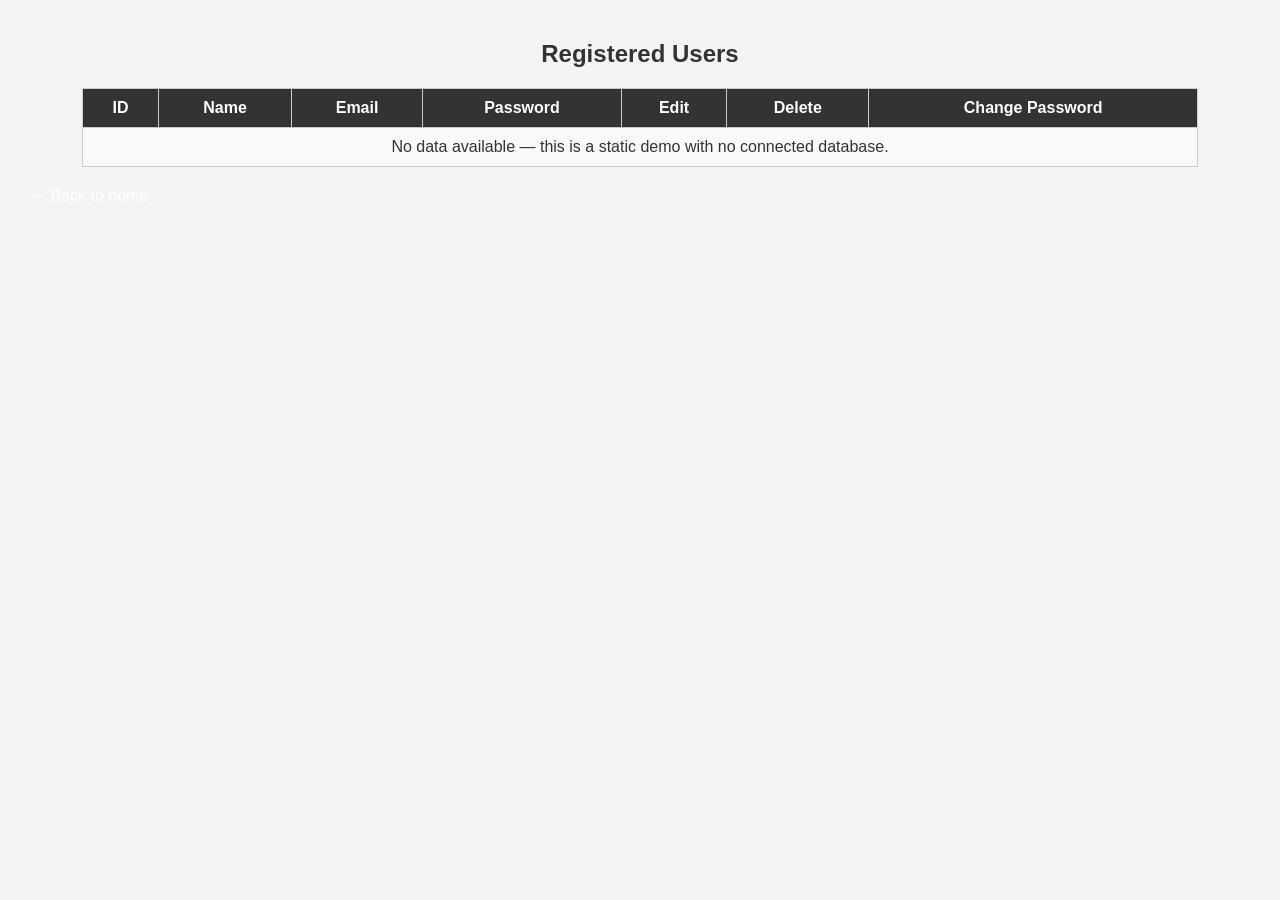
<file: fetch.html>
<!DOCTYPE html>
<html>
<head>
	<meta charset="utf-8">
	<meta name="viewport" content="width=device-width, initial-scale=1">
	<title>Registered Users - ZUGI</title>
	<style>
body{
	font-family: Arial, sans-serif;
	background-color: #f4f4f4;
	color: #333;
	margin: 0;
	padding: 20px;
}

h2{
	text-align: center;
}

table{
	width: 90%;
	margin: 20px auto;
	border-collapse: collapse;
	background-color: #fff;
}

table, th, td{
	border: 1px solid #ccc;
}

th, td{
	padding: 10px;
	text-align: center;
}

th{
	background-color: #333;
	color: #fff;
}

tr:nth-child(even){
	background-color: #f9f9f9;
}

a{
	text-decoration: none;
	color: #fff;
	padding: 5px 10px;
	border-radius: 3px;
}

a[href^="edit"]{
	background-color: #2196F3;
}

a[href^="delete"]{
	background-color: #f44336;
}

a[href^="change_password"]{
	background-color: #ff9800;
}

form{
	width: 300px;
	margin: 30px auto;
	background-color: #fff;
	padding: 20px;
	border: 1px solid #ccc;
	border-radius: 5px;
}

input[type="text"],
input[type="email"],
input[type="password"]{
	width: 100%;
	padding: 8px;
	margin-bottom: 15px;
	border: 1px solid #ccc;
	border-radius: 3px;
	box-sizing: border-box;
}

input[type="submit"],
button{
	width: 100%;
	padding: 10px;
	background-color: #333;
	color: #fff;
	border: none;
	border-radius: 3px;
	cursor: pointer;
}

input[type="submit"]:hover,
button:hover{
	background-color: #555;
}

.search-box{
	text-align: center;
	margin-bottom: 20px;
}

.search-box input[type="text"]{
	width: 250px;
	display: inline-block;
	margin-bottom: 0;
}

.search-box button{
	width: auto;
	display: inline-block;
	padding: 8px 15px;
}

	</style>
</head>
<body>
<h2>Registered Users</h2>

<table>

	<tr>

		<th>ID</th>
		<th>Name</th>
		<th>Email</th>
		<th>Password</th>
		<th>Edit</th>
		<th>Delete</th>
		<th>Change Password</th>

	</tr>
	<tr>
		<td colspan="7" style="text-align:center;">No data available — this is a static demo with no connected database.</td>
	</tr>

</table>
<p><a href="index.html">&larr; Back to home</a></p>
<script>
	// ---- Cart (localStorage-based, replaces PHP sessions) ----
	function getCart(){
		try { return JSON.parse(localStorage.getItem('zugi_cart') || '{}'); } catch(e){ return {}; }
	}
	function setCart(cart){
		localStorage.setItem('zugi_cart', JSON.stringify(cart));
	}
	function addToCart(id, qty){
		qty = Math.max(1, parseInt(qty) || 1);
		var cart = getCart();
		cart[id] = (cart[id] || 0) + qty;
		setCart(cart);
	}
	function updateCartCount(){
		var cart = getCart();
		var total = 0;
		Object.keys(cart).forEach(function(k){ total += cart[k]; });
		var el = document.getElementById('cart-count');
		if (el) el.textContent = total;
	}
	updateCartCount();

	// Catch "ADD TO CART" submits from any page, including ones injected later by JS
	document.addEventListener('submit', function(e){
		var form = e.target;
		if (!form.classList) return;
		if (form.classList.contains('quick-add-form') || form.classList.contains('add-to-cart-form')){
			e.preventDefault();
			var idInput = form.querySelector('input[name="id"]');
			var qtyInput = form.querySelector('input[name="qty"]');
			if (idInput){
				addToCart(idInput.value, qtyInput ? qtyInput.value : 1);
				window.location.href = 'cart.html';
			}
		}
	});

	// Non-functional demo forms (registration / edit / change password / login)
	document.addEventListener('DOMContentLoaded', function () {
		document.querySelectorAll('form[data-disabled]').forEach(function (form) {
			form.addEventListener('submit', function (e) {
				e.preventDefault();
				alert('This is a static demo site — this form is not connected to a database, so nothing is actually submitted.');
			});
		});
	});

	// ---- Dark / light mode ----
	document.addEventListener('DOMContentLoaded', function () {
	const themeBtn = document.getElementById('theme-toggle');
	const body = document.body;

	if (localStorage.getItem('theme') === 'dark') {
		body.classList.add('dark-mode');
	}

	if (themeBtn) themeBtn.addEventListener('click', function(){
		body.classList.toggle('dark-mode');
		localStorage.setItem('theme', body.classList.contains('dark-mode') ? 'dark' : 'light');
	});

	// ---- Accent color picker ----
	const colorBtn = document.getElementById('color-picker-btn');
	const colorPanel = document.getElementById('color-picker-panel');
	const swatches = document.querySelectorAll('.color-swatch');

	function setAccent(color){
		document.documentElement.style.setProperty('--accent', color);
		localStorage.setItem('accentColor', color);
		swatches.forEach(function(s){
			s.classList.toggle('active', s.dataset.color === color);
		});
	}

	const savedAccent = localStorage.getItem('accentColor');
	if (savedAccent) {
		setAccent(savedAccent);
	}

	if (colorBtn) colorBtn.addEventListener('click', function(e){
		e.stopPropagation();
		colorPanel.classList.toggle('open');
	});

	swatches.forEach(function(s){
		s.addEventListener('click', function(){
			setAccent(s.dataset.color);
			colorPanel.classList.remove('open');
		});
	});

	// ---- Search widget ----
	const searchBtn = document.getElementById('search-btn');
	const searchPanel = document.getElementById('search-panel');
	const searchInput = document.getElementById('search-input');

	if (searchBtn) searchBtn.addEventListener('click', function(e){
		e.stopPropagation();
		searchPanel.classList.toggle('open');
		if (searchPanel.classList.contains('open')) {
			searchInput.focus();
		}
	});

	document.addEventListener('click', function(e){
		if (colorPanel && !colorPanel.contains(e.target) && e.target !== colorBtn) {
			colorPanel.classList.remove('open');
		}
		if (searchPanel && !searchPanel.contains(e.target) && e.target !== searchBtn && !searchBtn.contains(e.target)) {
			searchPanel.classList.remove('open');
		}
	});

	// ---- Scroll reveal ----
	const revealSelector = '.product-card, .shop-title, .cart-item, .cart-total, .product-detail, .content .txt, .content .txt2, .content .image, .t1, .t2, .t3, .text, .text2';
	const revealItems = document.querySelectorAll(revealSelector);

	const revealObserver = new IntersectionObserver(function(entries, observer){
		entries.forEach(function(entry){
			if (entry.isIntersecting) {
				entry.target.classList.add('in-view');
				observer.unobserve(entry.target);
			}
		});
	}, { threshold: 0.15 });

	revealItems.forEach(function(item){
		revealObserver.observe(item);
	});
	});
</script>

</body>
</html>
</file>
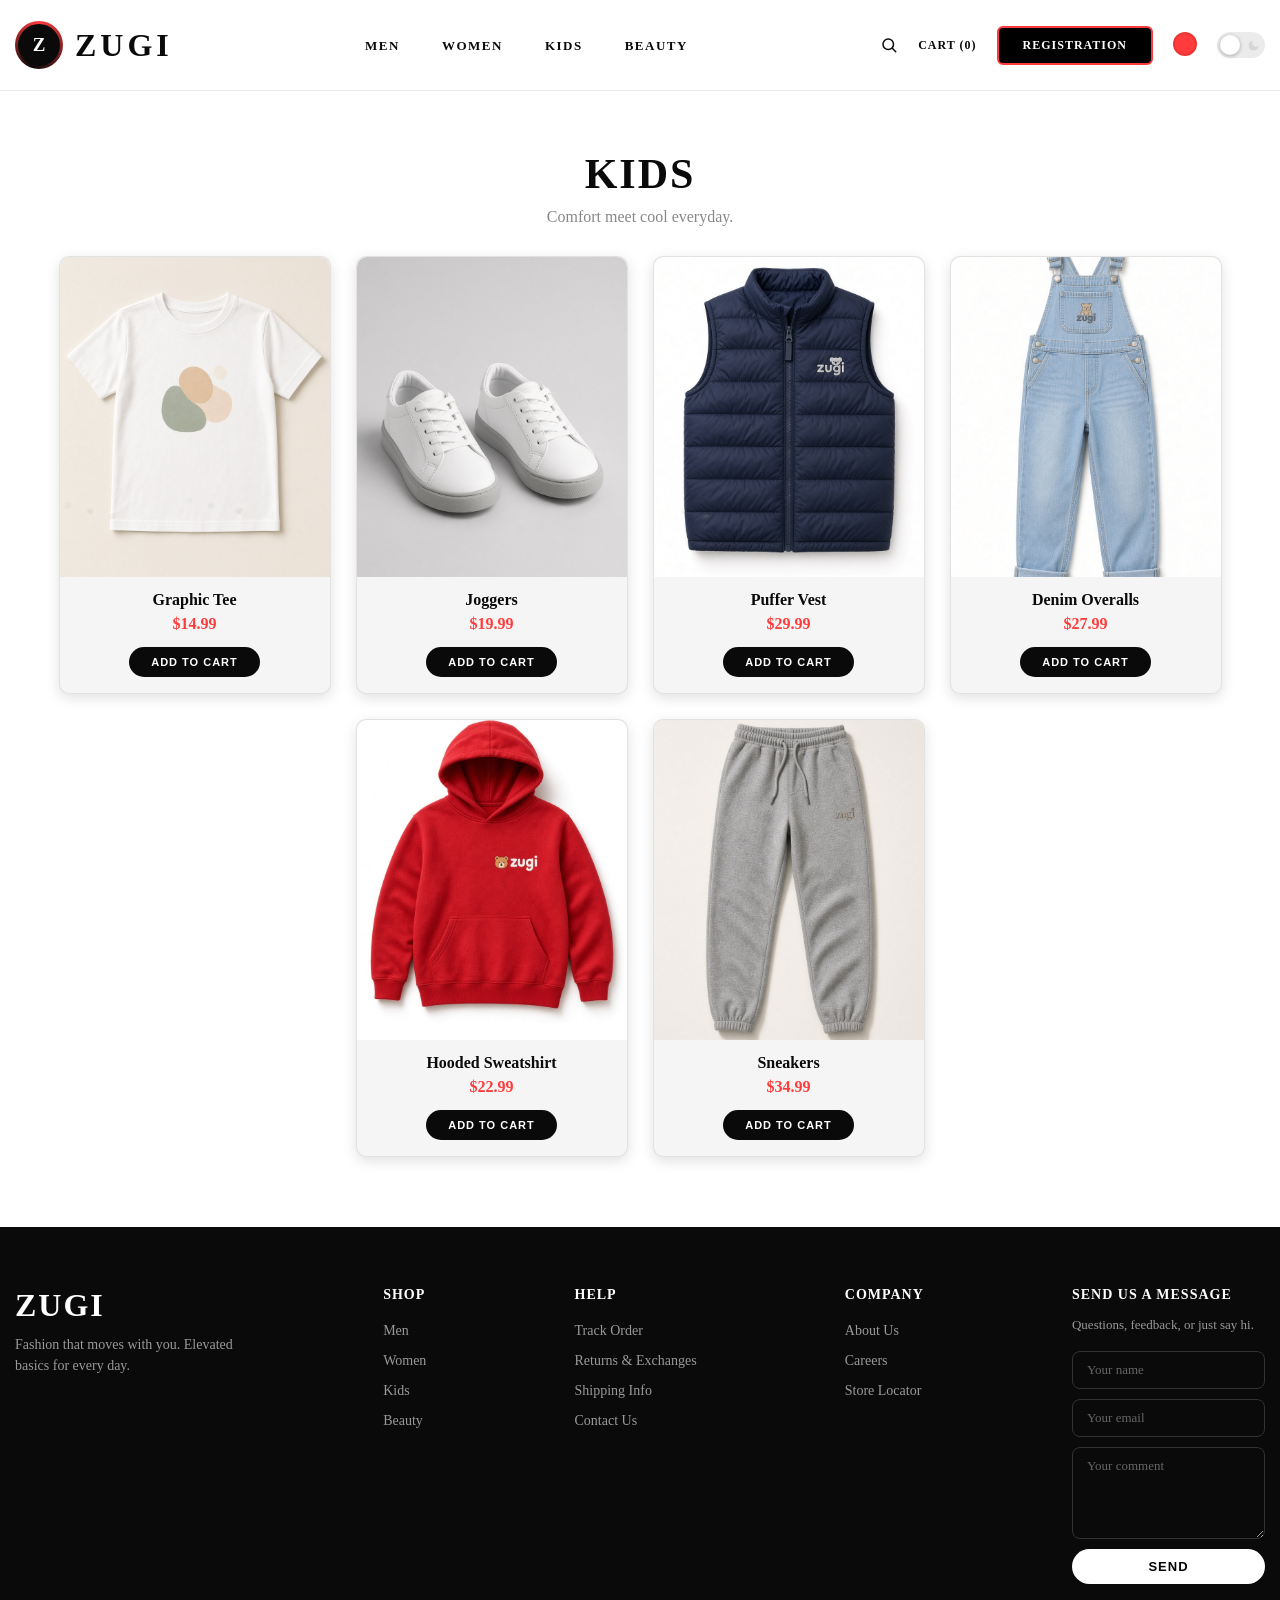
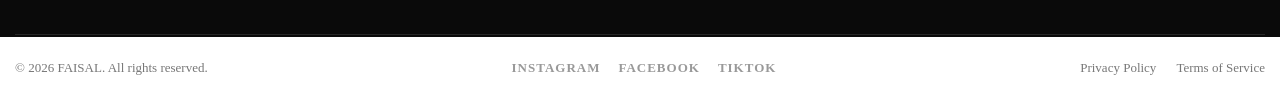
<file: kids.html>
<!DOCTYPE html>
<html>
<head>
	<meta charset="utf-8">
	<meta name="viewport" content="width=device-width, initial-scale=1">
	<title>KIDS - ZUGI</title>
	<style>
* {
	margin: 0px;
	padding: 0px;
}
html{
	scroll-behavior: smooth;
}

/* ===== Light/Dark Mode ===== */
:root{
	--bg: #ffffff;
	--text: #0a0a0a;
	--header-bg: rgba(255,255,255,0.92);
	--card-bg: #f5f5f5;
	--card-text: #0a0a0a;
	--card-border: rgba(0,0,0,0.08);
	--accent: #ff3b3b;
	--muted: #888888;
	--shadow: rgba(0,0,0,0.12);
	--hero-bg: #d9d9d9;
}
body.dark-mode{
	--bg: #121212;
	--text: #f2f2f2;
	--header-bg: rgba(18,18,18,0.92);
	--card-bg: #1e1e1e;
	--card-text: #f2f2f2;
	--card-border: rgba(255,255,255,0.1);
	--muted: #999999;
	--shadow: rgba(0,0,0,0.4);
	--hero-bg: #1c1c1c;
}
body{
	padding-top: 90px;
	background: var(--bg);
	color: var(--text);
}
body, body *{
	transition: background-color 0.3s ease, color 0.3s ease, border-color 0.3s ease, box-shadow 0.3s ease;
}

/* Dark/light switch */
.theme-switch{
	background: none;
	border: none;
	padding: 0;
	cursor: pointer;
	display: flex;
	align-items: center;
}
.theme-switch-track{
	position: relative;
	width: 48px;
	height: 26px;
	border-radius: 20px;
	background: var(--card-border);
	display: flex;
	align-items: center;
	justify-content: space-between;
	padding: 0 5px;
	box-sizing: border-box;
}
.theme-switch-track svg{
	width: 13px;
	height: 13px;
	opacity: 0.6;
}
.theme-switch-track svg.sun-icon{ color: #f5a623; }
.theme-switch-track svg.moon-icon{ color: #c9c9c9; }
.theme-switch-thumb{
	position: absolute;
	top: 3px;
	left: 3px;
	width: 20px;
	height: 20px;
	border-radius: 50%;
	background: #ffffff;
	box-shadow: 0 1px 4px rgba(0,0,0,0.3);
	transition: transform 0.3s ease;
}
body.dark-mode .theme-switch-thumb{
	transform: translateX(22px);
}

/* Accent color picker */
/* Search widget */
.search-widget{
	position: relative;
}
.search-btn{
	background: none;
	border: none;
	cursor: pointer;
	color: var(--text);
	padding: 0;
	display: flex;
	align-items: center;
	transition: color 0.25s;
}
.search-btn svg{
	width: 18px;
	height: 18px;
}
.search-btn:hover{
	color: var(--accent);
}
.search-panel{
	display: flex;
	position: absolute;
	top: 34px;
	left: 50%;
	transform: translateX(-50%) translateY(-8px) scale(0.96);
	background: var(--card-bg);
	border: 1px solid var(--card-border);
	border-radius: 50px;
	padding: 6px;
	box-shadow: 0 8px 24px var(--shadow);
	z-index: 1100;
	opacity: 0;
	pointer-events: none;
	transition: opacity 0.2s ease, transform 0.2s ease;
}
.search-panel.open{
	opacity: 1;
	transform: translateX(-50%) translateY(0) scale(1);
	pointer-events: auto;
}
.search-panel input{
	border: none;
	background: transparent;
	outline: none;
	padding: 8px 12px;
	width: 200px;
	color: var(--card-text);
	font-size: 13px;
}
.search-panel button{
	background: var(--accent);
	color: white;
	border: none;
	border-radius: 50px;
	padding: 8px 18px;
	font-size: 11px;
	font-weight: bold;
	letter-spacing: 1px;
	cursor: pointer;
}

.color-picker{
	position: relative;
}
.color-picker-btn{
	width: 24px;
	height: 24px;
	border-radius: 50%;
	border: 2px solid var(--card-border);
	background: var(--accent);
	cursor: pointer;
	padding: 0;
}
.color-picker-panel{
	display: grid;
	position: absolute;
	top: 38px;
	right: 0;
	background: var(--card-bg);
	border: 1px solid var(--card-border);
	border-radius: 12px;
	padding: 12px;
	box-shadow: 0 8px 24px var(--shadow);
	gap: 10px;
	grid-template-columns: repeat(4, 1fr);
	z-index: 1100;
	opacity: 0;
	transform: translateY(-8px) scale(0.96);
	pointer-events: none;
	transition: opacity 0.2s ease, transform 0.2s ease;
}
.color-picker-panel.open{
	opacity: 1;
	transform: translateY(0) scale(1);
	pointer-events: auto;
}
.color-swatch{
	width: 26px;
	height: 26px;
	border-radius: 50%;
	border: 2px solid transparent;
	cursor: pointer;
	padding: 0;
	transition: transform 0.15s ease, border-color 0.2s ease;
}
.color-swatch:hover{
	transform: scale(1.15);
}
.color-swatch.active{
	border-color: var(--card-text);
	box-shadow: 0 0 0 2px var(--card-bg), 0 0 0 4px var(--card-text);
}
.color-picker-btn{
	transition: transform 0.2s ease;
}
.color-picker-btn:hover{
	transform: scale(1.12);
}
.theme-switch-track{
	transition: box-shadow 0.2s ease;
}
.theme-switch:hover .theme-switch-track{
	box-shadow: 0 0 0 3px var(--card-border);
}
.container{
	height: 10px;
	width: 1250px;
	/*background: red;*/
	margin: auto;
}
.header{
	width: 100%;
	height: 90px;
	background: var(--header-bg);
	backdrop-filter: blur(10px);
	-webkit-backdrop-filter: blur(10px);
	box-shadow: 0 1px 0 rgba(0,0,0,0.08);
	position: fixed;
	top: 0;
	left: 0;
	z-index: 1000;
}
.header .container{
	height: 100%;
	display: flex;
	align-items: center;
	justify-content: space-between;
}
.logo{
	height: auto;
	width: auto;
	margin: 0;
	position: static;
}
.logo-link{
	display: flex;
	align-items: center;
	gap: 12px;
	text-decoration: none;
	animation: logoIntro 0.7s ease both;
}
@keyframes logoIntro{
	from{ opacity: 0; transform: translateY(-8px); }
	to{ opacity: 1; transform: translateY(0); }
}
.logo-ring{
	flex-shrink: 0;
	width: 42px;
	height: 42px;
	border-radius: 50%;
	padding: 3px;
	display: flex;
	align-items: center;
	justify-content: center;
	background: conic-gradient(from 0deg, var(--accent), #0a0a0a 55%, var(--accent));
	animation: logoSpin 5s linear infinite;
	transition: animation-duration 0.3s ease;
}
.logo-badge{
	width: 100%;
	height: 100%;
	border-radius: 50%;
	background: #0a0a0a;
	color: #fff;
	display: flex;
	align-items: center;
	justify-content: center;
	font-family: Cooper, Georgia, serif;
	font-size: 19px;
	font-weight: 700;
	animation: logoSpinReverse 5s linear infinite;
}
@keyframes logoSpin{
	to{ transform: rotate(360deg); }
}
@keyframes logoSpinReverse{
	to{ transform: rotate(-360deg); }
}
.logo-link:hover .logo-ring{
	animation-duration: 1.4s;
}
.logo-link:hover .logo-badge{
	animation-duration: 1.4s;
}
.logo h1{
	font-size: 32px;
	font-family: Cooper, Georgia, serif;
	letter-spacing: 4px;
	color: var(--text);
	transition: letter-spacing 0.3s ease, color 0.3s ease;
}
.logo-link:hover h1{
	letter-spacing: 6px;
	color: var(--accent);
}
.navi{
	height: auto;
	width: auto;
}
.navi ul{
	display: flex;
	align-items: center;
	gap: 8px;
}
.navi ul li{
	display: inline;
}
.navi ul li a{
	position: relative;
	color: var(--text);
	text-decoration: none;
	padding: 8px 17px;
	font-weight: 700;
	font-size: 13px;
	letter-spacing: 1.5px;
	transition: color 0.25s;
}
.navi ul li a::after{
	content: "";
	position: absolute;
	left: 17px;
	right: 17px;
	bottom: 4px;
	height: 2px;
	background: var(--accent);
	transform: scaleX(0);
	transform-origin: right;
	transition: transform 0.3s ease;
}
.navi ul li a:hover{
	color: var(--accent);
}
.navi ul li a:hover::after{
	transform: scaleX(1);
	transform-origin: left;
}
.header-icons{
	display: flex;
	align-items: center;
	gap: 20px;
}
.header-icons a{
	color: var(--text);
	text-decoration: none;
	font-size: 12px;
	font-weight: 700;
	letter-spacing: 1px;
	transition: color 0.25s;
}
.header-icons a:hover{
	color: var(--accent);
}
.content{
	width: 100%;
	height: 650px;
	background: var(--hero-bg);
}
.thankyou{
	width: 100%;
	min-height: 450px;
	background: #fff;
	display: flex;
	align-items: center;
	justify-content: center;
}
.thankyou .container{
	height: auto;
	display: flex;
	align-items: center;
	justify-content: center;
}
.thankyou-card{
	max-width: 480px;
	width: 100%;
	text-align: center;
	padding: 70px 20px;
}
.thankyou-icon{
	width: 64px;
	height: 64px;
	border-radius: 50%;
	background: #0a0a0a;
	color: #fff;
	display: flex;
	align-items: center;
	justify-content: center;
	font-size: 28px;
	margin: 0 auto 24px;
	animation: thankyouPop 0.5s ease both;
}
@keyframes thankyouPop{
	from{ transform: scale(0); opacity: 0; }
	to{ transform: scale(1); opacity: 1; }
}
.thankyou-card h1{
	font-size: 36px;
	letter-spacing: 2px;
	color: #0a0a0a;
	margin-bottom: 18px;
	animation: logoIntro 0.6s ease both;
}
.thankyou-card p{
	font-size: 15px;
	color: #555;
	line-height: 1.6;
	margin-bottom: 30px;
}
.thankyou-btn{
	display: inline-block;
	background: #0a0a0a;
	color: #fff;
	text-decoration: none;
	padding: 14px 36px;
	border-radius: 50px;
	font-weight: bold;
	letter-spacing: 1px;
	font-size: 13px;
	transition: background 0.3s ease;
}
.thankyou-btn:hover{
	background: var(--accent);
}
.txt {
	height: 50px;
	width: 400px;
	/*background: red;*/
	position: relative;
	right: -70px;
	top: 100px;
	color: var(--text);

}
.image{
	height: 650px;
	width: 650px;
	/*background: black;*/
	margin: auto;
	position: relative;
	top: -426px;
	background-image: url(walk.png);
	background-size: 650px 650px;

}
.walk{
	height: 400px;
	width: 1020px;
	/*background: red;*/
	margin: auto;
	position: relative;
	top: 50px;
}
.walk h1{
	font-size: 400px;
	color: var(--text);
	-webkit-text-stroke: 3px var(--accent);
	text-stroke: 3px var(--accent);
}
.txt2{
	height: 100px;
	width: 150px;
	/*background: red;*/
	position: relative;
	top: -600px;
	right: -1070px;
	color: var(--text);
}
.content2{
	width: 100%;
	height: 300px;
	background: black;
}
.g1{
	height: 200px;
	width: 180px;
	background: var(--accent);
	position: relative;
	right: -50px;
	top: 49px;
	background-image: url(men.jpg);
	background-size: cover;
	/*border: solid skyblue;*/
	border-radius: 10px;
}
.g1:hover{
	transform: 
	perspective(600px)
	rotateX(20deg)
	rotateY(-20deg)
	scale(1.1);
	}
.g2{
	height: 200px;
	width: 180px;
	background: pink;
	position: relative;
	right: -815px;
	top: -148px;
	background-image: url(kido.jfif);
	background-size: cover;
	/*border: solid yellow;*/
	border-radius: 10px;
}
.g2:hover{
	transform: 
	perspective(600px)
	rotateX(20deg)
	rotateY(-20deg)
	scale(1.1);
	}
.g3{
	height: 200px;
	width: 180px;
	background: orange;
	position: relative;
	right: -435px;
	top: -350px;
	background-image: url(woman.jpg);
	background-size: cover;
	/*border: solid red;*/
	border-radius: 10px;
}
.g3:hover{
	transform: 
	perspective(600px)
	rotateX(20deg)
	rotateY(-20deg)
	scale(1.1);
	}
.t1{
	height: 100px;
	width: 150px;
	/*background: red;*/
	position: relative;
    right: -260px;
    top: -525px;
}
.t1 h2{
	color: white;
}
.t1 p{
	color: white;
}
.t1 a{
	color: white;
	text-decoration: none;
}
.t1 a:hover{
	color: var(--accent);
	transition: 2s;
}
.t2{
	height: 100px;
	width: 150px;
	/*background: blue;*/
	position: relative;
    right: -645px;
    top: -623px;
}
.t2 h2{
	color: white;
}
.t2 p{
	color: white;
}
.t2 a{
	color: white;
	text-decoration: none;
} 
.t2 a:hover{
	color: var(--accent);
	transition: 2s;
}

.t3{
	height: 100px;
	width: 150px;
	/*background: red;*/
	position: relative;
    right: -1025px;
    top: -721px;
}
.t3 h2{
	color: white;
}
.t3 p{
	color: white;
}
.t3 a{
	color: white;
	text-decoration: none;
}
.t3 a:hover{
	color: var(--accent);
	transition: 2s;
}
.content3{
	height: 500px;
	width: 100%;
	background: var(--hero-bg);
	background-image: url(model.png);
	background-repeat: no-repeat;
	background-position: center center;
    background-size: 690px;
}
.text{
	height: 15px;
	width: 200px;
	/*background: black;*/
	position: relative;
	top: 70px;
	right: -45px;
	color: var(--text);
}
.text h1{
	font-size: 100px;
	-webkit-text-stroke: 2px var(--accent);
	text-stroke: 2px var(--accent);

}
.text p{
	font-size: 20px;
	font-weight: bold;
}
.text2 {
  height: 40px;
  width: 220px;
  background: black;
  display: flex;              /* makes centering easy */
  justify-content: center;    /* horizontal center */
  align-items: center;        /* vertical center */
  margin-top: 425px;
  position: relative;
  right: -50px;
  border-radius: 50px;
}

.text2 a {
  display: inline-block;
  color: white;               /* so text is visible on black */
  text-decoration: none;      /* removes underline */
  font-weight: bold;          /* optional – makes it look more like a button */
  line-height: 30px;          /* also helps vertical centering */
  width: 100%;                /* optional – makes the whole bar clickable */
  text-align: center;         /* extra safety for centering */
}

.content4{
	width: 100%;
	height: 340px;
	background: #0a0a0a;
	padding-top: 60px;
	padding-bottom: 10px;
}
.content4 .container{
	height: auto;
}
.footer-top{
	display: flex;
	justify-content: space-between;
	flex-wrap: wrap;
	gap: 40px;
	padding-bottom: 50px;
}
.footer-brand{
	max-width: 220px;
}
.footer-brand h2{
	color: white;
	font-size: 32px;
	letter-spacing: 2px;
}
.footer-brand p{
	color: #999;
	font-size: 14px;
	margin-top: 10px;
	line-height: 1.5;
}
.footer-col h4{
	color: white;
	font-size: 14px;
	letter-spacing: 1px;
	margin-bottom: 18px;
}
.footer-col ul{
	list-style: none;
}
.footer-col ul li{
	margin-bottom: 12px;
}
.footer-col ul li a{
	color: #999;
	text-decoration: none;
	font-size: 14px;
	transition: color 0.3s;
}
.footer-col ul li a:hover{
	color: var(--accent);
}
.footer-newsletter{
	max-width: 260px;
}
.footer-newsletter h4{
	color: white;
	font-size: 14px;
	letter-spacing: 1px;
	margin-bottom: 12px;
}
.footer-newsletter p{
	color: #999;
	font-size: 13px;
	margin-bottom: 16px;
	line-height: 1.5;
}
.footer-form{
	display: flex;
	flex-direction: column;
	gap: 10px;
}
.footer-form input,
.footer-form textarea{
	background: transparent;
	border: 1px solid #333;
	border-radius: 8px;
	outline: none;
	padding: 10px 14px;
	color: white;
	font-size: 13px;
	font-family: inherit;
}
.footer-form input::placeholder,
.footer-form textarea::placeholder{
	color: #666;
}
.footer-form input:focus,
.footer-form textarea:focus{
	border-color: var(--accent);
}
.footer-form textarea{
	resize: vertical;
	min-height: 70px;
}
.footer-form button{
	background: white;
	color: black;
	border: none;
	border-radius: 50px;
	padding: 10px 0;
	font-weight: bold;
	font-size: 13px;
	letter-spacing: 1px;
	cursor: pointer;
	transition: background 0.25s, color 0.25s;
}
.footer-form button:hover{
	background: var(--accent);
	color: white;
}
.footer-divider{
	height: 1px;
	width: 100%;
	background: #262626;
}
.footer-bottom{
	display: flex;
	justify-content: space-between;
	align-items: center;
	flex-wrap: wrap;
	gap: 20px;
	padding: 25px 0;
}
.footer-bottom p{
	color: #777;
	font-size: 13px;
}
.footer-social{
	display: flex;
	gap: 18px;
}
.footer-social a{
	color: #999;
	text-decoration: none;
	font-size: 13px;
	font-weight: bold;
	letter-spacing: 1px;
	transition: color 0.3s;
}
.footer-social a:hover{
	color: var(--accent);
}
.footer-legal{
	display: flex;
	gap: 20px;
}
.footer-legal a{
	color: #777;
	text-decoration: none;
	font-size: 13px;
	transition: color 0.3s;
}
.footer-legal a:hover{
	color: white;
}
@media (max-width: 1250px){
	.container{
		width: 90%;
	}
}
@media (max-width: 700px){
	.footer-top{
		flex-direction: column;
		gap: 30px;
	}
	.footer-bottom{
		flex-direction: column;
		align-items: flex-start;
	}
}
.header-icons a.register {
  display: inline-block;
  padding: 10px 24px;
  background-color: #000;
  color: #ffffff;
  border: solid var(--accent) 2px;
  border-radius: 6px;
}
.header-icons a.register:hover {
	background-color: var(--accent);
	border: solid black 2px;
	color: black;
	transition: 2s;

}

/* ===== Registration Form ===== */
body.register-page {
  height: 100vh;
  display: flex;
  align-items: center;
  justify-content: center;
  background: #000;
  padding-top: 0;
}

.form-wrapper {
  position: relative;
  width: 850px;
  max-width: 90%;
  padding: 60px 50px;
  border-radius: 20px;
  overflow: hidden;
  background-image: url('moon.jfif'); /* put your image path here */
  background-size: cover;
  background-position: center;
}

.form-wrapper::before {
  content: "";
  position: absolute;
  top: 0; left: 0; right: 0; bottom: 0;
  background: rgba(20, 25, 55, 0.55);
  z-index: 0;
}

.form-wrapper > * {
  position: relative;
  z-index: 1;
}

.form-title {
  text-align: center;
  color: #ffffff;
  font-size: 32px;
  font-weight: 700;
  margin-bottom: 12px;
}

.form-underline {
  width: 60px;
  height: 3px;
  background: #ffffff;
  margin: 0 auto 40px;
  border-radius: 2px;
}

.form-row {
  display: flex;
  gap: 24px;
  margin-bottom: 20px;
}

.form-group {
  flex: 1;
}

.form-group input {
  width: 100%;
  padding: 16px 22px;
  border-radius: 50px;
  border: 1px solid rgba(255, 255, 255, 0.4);
  background: rgba(255, 255, 255, 0.12);
  backdrop-filter: blur(8px);
  -webkit-backdrop-filter: blur(8px);
  color: #ffffff;
  font-size: 14px;
  outline: none;
  box-sizing: border-box;
  transition: background 0.3s ease, border-color 0.3s ease;
}

.form-group input::placeholder {
  color: rgba(255, 255, 255, 0.75);
}

.form-group input:focus {
  background: rgba(255, 255, 255, 0.2);
  border-color: #ffffff;
}

.form-submit {
  text-align: center;
  margin-top: 30px;
}

.form-submit button {
  padding: 14px 60px;
  border: none;
  border-radius: 50px;
  background: #ef6b5b;
  color: #ffffff;
  font-size: 15px;
  font-weight: 600;
  letter-spacing: 0.5px;
  cursor: pointer;
  transition: background 0.3s ease, transform 0.2s ease;
}

.form-submit button:hover {
  background: #e2503e;
  transform: translateY(-2px);
}

@media (max-width: 600px) {
  .form-row {
    flex-direction: column;
    gap: 20px;
  }
}
.pose{
	height: 500px;
	width: 280px;
	/*background: red;*/
	position: relative;
	right: -10px;
	top: 49px;
	background-image: url(pose1.png);
	background-size: cover;
	/*border: solid skyblue;*/
	border-radius: 10px;
}

/* ===== Shop Pages (men/women/kids) ===== */
.shop-page{
	width: 1250px;
	height: auto;
	margin: auto;
}
@media (max-width: 1250px){
	.shop-page{
		width: 90%;
	}
}
.shop-title{
	text-align: center;
	padding: 60px 0 30px;
}
.shop-title h1{
	font-size: 42px;
	letter-spacing: 2px;
	color: var(--text);
}
.shop-title p{
	color: #888;
	margin-top: 10px;
}
.product-grid{
	display: flex;
	flex-wrap: wrap;
	justify-content: center;
	gap: 25px;
	padding-bottom: 70px;
}
.product-card{
	width: 270px;
	background: var(--card-bg);
	border: 1px solid var(--card-border);
	border-radius: 10px;
	overflow: hidden;
	text-align: center;
	padding-bottom: 16px;
	box-shadow: 0 4px 14px rgba(0,0,0,0.12);
	transition: transform 0.3s ease, box-shadow 0.3s ease;
}
.product-card:hover{
	transform: translateY(-6px);
	box-shadow: 0 8px 20px rgba(0,0,0,0.18);
}
.product-img{
	height: 320px;
	width: 100%;
	background-size: cover;
	background-position: center;
	background-color: rgba(128,128,128,0.15);
	border-radius: 10px 10px 0 0;
}
.product-name{
	margin-top: 14px;
	font-weight: bold;
	color: var(--card-text);
}
.product-price{
	margin-top: 6px;
	color: var(--accent);
	font-weight: bold;
}
.product-link{
	display: block;
	color: inherit;
	text-decoration: none;
}
.quick-add-form{
	margin-top: 14px;
	padding: 0 16px;
}
.quick-add-form button{
	background: #0a0a0a;
	color: white;
	border: none;
	border-radius: 50px;
	padding: 9px 22px;
	font-size: 11px;
	font-weight: bold;
	letter-spacing: 1px;
	cursor: pointer;
	transition: background 0.25s;
}
.quick-add-form button:hover{
	background: var(--accent);
}

/* ===== Product Detail Page ===== */
.product-detail{
	display: flex;
	flex-wrap: wrap;
	gap: 50px;
	padding-bottom: 80px;
}
.product-detail-img-wrap{
	flex: 1 1 450px;
	height: 550px;
	border-radius: 10px;
	overflow: hidden;
	background-color: rgba(128,128,128,0.15);
}
.product-detail-img{
	width: 100%;
	height: 100%;
	background-size: cover;
	background-position: center;
	animation: productZoom 6s ease-in-out infinite alternate;
}
@keyframes productZoom{
	from{ transform: scale(1); }
	to{ transform: scale(1.08); }
}
.product-detail-info{
	flex: 1 1 400px;
}
.product-detail-info h1{
	font-size: 34px;
	letter-spacing: 1px;
	color: var(--text);
	margin-bottom: 12px;
}
.product-detail-price{
	font-size: 22px;
	color: var(--accent);
	font-weight: bold;
	margin-bottom: 22px;
}
.product-detail-desc{
	color: var(--text);
	line-height: 1.7;
	margin-bottom: 26px;
}
.product-detail-meta p{
	margin-bottom: 14px;
	color: var(--text);
}
.size-box{
	display: inline-block;
	border: 1px solid var(--card-border);
	padding: 6px 14px;
	margin: 6px 8px 0 0;
	border-radius: 6px;
	font-size: 13px;
}
.add-to-cart-form{
	margin-top: 28px;
	display: flex;
	gap: 12px;
	align-items: center;
}
.add-to-cart-form input[type="number"]{
	width: 70px;
	padding: 12px;
	border: 1px solid var(--card-border);
	border-radius: 6px;
	background: transparent;
	color: var(--text);
	font-size: 14px;
}
.add-to-cart-form button{
	background: #0a0a0a;
	color: white;
	border: none;
	border-radius: 50px;
	padding: 14px 36px;
	font-weight: bold;
	letter-spacing: 1px;
	cursor: pointer;
	transition: background 0.25s;
}
.add-to-cart-form button:hover{
	background: var(--accent);
}
.back-link{
	margin-top: 26px;
}
.back-link a{
	color: var(--text);
	font-size: 13px;
	text-decoration: none;
}
.back-link a:hover{
	color: var(--accent);
}

/* ===== Cart Page ===== */
.cart-empty{
	text-align: center;
	padding-bottom: 70px;
	color: var(--text);
}
.cart-empty a{
	color: var(--accent);
	text-decoration: none;
}
.cart-list{
	display: flex;
	flex-direction: column;
	gap: 16px;
	padding-bottom: 40px;
}
.cart-item{
	display: flex;
	align-items: center;
	gap: 20px;
	background: var(--card-bg);
	border: 1px solid var(--card-border);
	border-radius: 10px;
	padding: 14px 20px;
}
.cart-item-img{
	width: 80px;
	height: 80px;
	flex-shrink: 0;
	background-size: cover;
	background-position: center;
	background-color: rgba(128,128,128,0.15);
	border-radius: 8px;
}
.cart-item-info{
	flex: 1;
}
.cart-item-name{
	font-weight: bold;
	color: var(--card-text);
}
.cart-item-price{
	color: #888;
	font-size: 13px;
	margin-top: 4px;
}
.cart-item-qty{
	display: flex;
	align-items: center;
	gap: 8px;
}
.cart-item-qty input{
	width: 55px;
	padding: 8px;
	border: 1px solid var(--card-border);
	border-radius: 6px;
	background: transparent;
	color: var(--card-text);
}
.cart-item-qty button,
.cart-remove-btn{
	background: none;
	border: 1px solid var(--card-border);
	border-radius: 6px;
	padding: 8px 14px;
	font-size: 11px;
	font-weight: bold;
	letter-spacing: 0.5px;
	cursor: pointer;
	color: var(--card-text);
	transition: 0.25s;
}
.cart-item-qty button:hover{
	border-color: #0a0a0a;
}
.cart-remove-btn:hover{
	background: var(--accent);
	color: white;
	border-color: var(--accent);
}
.cart-item-subtotal{
	font-weight: bold;
	color: var(--card-text);
	width: 80px;
	text-align: right;
}
.cart-total{
	text-align: right;
	font-size: 20px;
	font-weight: bold;
	color: var(--text);
	padding-bottom: 60px;
}

/* ===== Scroll Reveal ===== */
.product-card,
.shop-title,
.cart-item,
.cart-total,
.product-detail,
.content .txt,
.content .txt2,
.content .image,
.t1, .t2, .t3,
.text, .text2{
	opacity: 0;
	transform: translateY(28px);
	transition: opacity 0.7s ease, transform 0.7s ease;
}
.in-view{
	opacity: 1 !important;
	transform: translateY(0) !important;
}
.product-grid .product-card:nth-child(1){ transition-delay: 0.05s; }
.product-grid .product-card:nth-child(2){ transition-delay: 0.1s; }
.product-grid .product-card:nth-child(3){ transition-delay: 0.15s; }
.product-grid .product-card:nth-child(4){ transition-delay: 0.2s; }
.product-grid .product-card:nth-child(5){ transition-delay: 0.25s; }
.product-grid .product-card:nth-child(6){ transition-delay: 0.3s; }
.product-grid .product-card:nth-child(7){ transition-delay: 0.35s; }
.product-grid .product-card:nth-child(8){ transition-delay: 0.4s; }
	</style>
</head>
<body>
<div class="header">
	<div class="container">
		<div class="logo">
			<a href="index.html" class="logo-link">
				<span class="logo-ring">
					<span class="logo-badge">Z</span>
				</span>
				<h1>ZUGI</h1>
			</a>
		</div>
		<div class="navi">
			<ul>
				<li><a href="men.html">MEN</a></li>
				<li><a href="women.html">WOMEN</a></li>
				<li><a href="kids.html">KIDS</a></li>
				<li><a href="beauty.html">BEAUTY</a></li>
			</ul>
		</div>
		<div class="header-icons">
			<div class="search-widget">
				<button type="button" class="search-btn" id="search-btn" aria-label="Search">
					<svg viewBox="0 0 24 24" fill="none" stroke="currentColor" stroke-width="2" stroke-linecap="round"><circle cx="11" cy="11" r="7"/><path d="M21 21l-4.3-4.3"/></svg>
				</button>
				<form action="search.html" method="GET" class="search-panel" id="search-panel">
					<input type="text" name="q" id="search-input" placeholder="Search products..." autocomplete="off">
					<button type="submit">GO</button>
				</form>
			</div>
			<a href="cart.html">CART (<span id="cart-count">0</span>)</a>
			<a href="reg.html" class="register">REGISTRATION</a>

			<div class="color-picker">
				<button type="button" class="color-picker-btn" id="color-picker-btn" aria-label="Change theme color"></button>
				<div class="color-picker-panel" id="color-picker-panel">
					<button type="button" class="color-swatch" data-color="#ff3b3b" style="background:#ff3b3b;" aria-label="Red" title="Red"></button>
					<button type="button" class="color-swatch" data-color="#3b82f6" style="background:#3b82f6;" aria-label="Blue" title="Blue"></button>
					<button type="button" class="color-swatch" data-color="#22c55e" style="background:#22c55e;" aria-label="Green" title="Green"></button>
					<button type="button" class="color-swatch" data-color="#a855f7" style="background:#a855f7;" aria-label="Purple" title="Purple"></button>
					<button type="button" class="color-swatch" data-color="#f97316" style="background:#f97316;" aria-label="Orange" title="Orange"></button>
					<button type="button" class="color-swatch" data-color="#ec4899" style="background:#ec4899;" aria-label="Pink" title="Pink"></button>
					<button type="button" class="color-swatch" data-color="#14b8a6" style="background:#14b8a6;" aria-label="Teal" title="Teal"></button>
				</div>
			</div>

			<button id="theme-toggle" type="button" class="theme-switch" aria-label="Toggle dark mode">
				<span class="theme-switch-track">
					<svg class="sun-icon" viewBox="0 0 24 24" fill="none" stroke="currentColor" stroke-width="2" stroke-linecap="round"><circle cx="12" cy="12" r="4"/><path d="M12 2v2M12 20v2M4.9 4.9l1.4 1.4M17.7 17.7l1.4 1.4M2 12h2M20 12h2M4.9 19.1l1.4-1.4M17.7 6.3l1.4-1.4"/></svg>
					<svg class="moon-icon" viewBox="0 0 24 24" fill="currentColor"><path d="M21 12.8A9 9 0 1111.2 3a7 7 0 009.8 9.8z"/></svg>
					<span class="theme-switch-thumb"></span>
				</span>
			</button>
		</div>
	</div>
</div>
<div class="shop-page">
	<div class="shop-title">
		<h1>KIDS</h1>
		<p>Comfort meet cool everyday.</p>
	</div>
	<div class="product-grid">
		<div class="product-card">
			<a href="product.html?id=14" class="product-link">
				<div class="product-img" style="background-image: url(kids1.jpg);"></div>
				<div class="product-name">Graphic Tee</div>
				<div class="product-price">$14.99</div>
			</a>
			<form action="#" method="post" class="quick-add-form">
				<input type="hidden" name="action" value="add">
				<input type="hidden" name="id" value="14">
				<input type="hidden" name="qty" value="1">
				<button type="submit">ADD TO CART</button>
			</form>
		</div>
		<div class="product-card">
			<a href="product.html?id=15" class="product-link">
				<div class="product-img" style="background-image: url(kids2.jpg);"></div>
				<div class="product-name">Joggers</div>
				<div class="product-price">$19.99</div>
			</a>
			<form action="#" method="post" class="quick-add-form">
				<input type="hidden" name="action" value="add">
				<input type="hidden" name="id" value="15">
				<input type="hidden" name="qty" value="1">
				<button type="submit">ADD TO CART</button>
			</form>
		</div>
		<div class="product-card">
			<a href="product.html?id=16" class="product-link">
				<div class="product-img" style="background-image: url(kids3.jpg);"></div>
				<div class="product-name">Puffer Vest</div>
				<div class="product-price">$29.99</div>
			</a>
			<form action="#" method="post" class="quick-add-form">
				<input type="hidden" name="action" value="add">
				<input type="hidden" name="id" value="16">
				<input type="hidden" name="qty" value="1">
				<button type="submit">ADD TO CART</button>
			</form>
		</div>
		<div class="product-card">
			<a href="product.html?id=17" class="product-link">
				<div class="product-img" style="background-image: url(kids4.jpg);"></div>
				<div class="product-name">Denim Overalls</div>
				<div class="product-price">$27.99</div>
			</a>
			<form action="#" method="post" class="quick-add-form">
				<input type="hidden" name="action" value="add">
				<input type="hidden" name="id" value="17">
				<input type="hidden" name="qty" value="1">
				<button type="submit">ADD TO CART</button>
			</form>
		</div>
		<div class="product-card">
			<a href="product.html?id=18" class="product-link">
				<div class="product-img" style="background-image: url(kids5.jpg);"></div>
				<div class="product-name">Hooded Sweatshirt</div>
				<div class="product-price">$22.99</div>
			</a>
			<form action="#" method="post" class="quick-add-form">
				<input type="hidden" name="action" value="add">
				<input type="hidden" name="id" value="18">
				<input type="hidden" name="qty" value="1">
				<button type="submit">ADD TO CART</button>
			</form>
		</div>
		<div class="product-card">
			<a href="product.html?id=19" class="product-link">
				<div class="product-img" style="background-image: url(kids6.jpg);"></div>
				<div class="product-name">Sneakers</div>
				<div class="product-price">$34.99</div>
			</a>
			<form action="#" method="post" class="quick-add-form">
				<input type="hidden" name="action" value="add">
				<input type="hidden" name="id" value="19">
				<input type="hidden" name="qty" value="1">
				<button type="submit">ADD TO CART</button>
			</form>
		</div>
	</div>
</div>
<div class="content4">
	<div class="container">
		<div class="footer-top">
			<div class="footer-brand">
				<h2>ZUGI</h2>
				<p>Fashion that moves with you. Elevated basics for every day.</p>
			</div>
			<div class="footer-col">
				<h4>SHOP</h4>
				<ul>
					<li><a href="men.html">Men</a></li>
					<li><a href="women.html">Women</a></li>
					<li><a href="kids.html">Kids</a></li>
					<li><a href="beauty.html">Beauty</a></li>
				</ul>
			</div>
			<div class="footer-col">
				<h4>HELP</h4>
				<ul>
					<li><a href="#">Track Order</a></li>
					<li><a href="#">Returns &amp; Exchanges</a></li>
					<li><a href="#">Shipping Info</a></li>
					<li><a href="#">Contact Us</a></li>
				</ul>
			</div>
			<div class="footer-col">
				<h4>COMPANY</h4>
				<ul>
					<li><a href="#">About Us</a></li>
					<li><a href="#">Careers</a></li>
					<li><a href="#">Store Locator</a></li>
				</ul>
			</div>
			<div class="footer-newsletter">
				<h4>SEND US A MESSAGE</h4>
				<p>Questions, feedback, or just say hi.</p>
				<!--
					FORMSPREE SETUP:
					1. Go to https://formspree.io and create a free account.
					2. Create a new form and copy your form endpoint (looks like
					   https://formspree.io/f/xxxxabcd).
					3. Replace YOUR_FORM_ID below with that ID.
					4. Formspree will redirect to thankyou.html automatically
					   because of the hidden _next field below.
				-->
				<form class="footer-form" action="https://formspree.io/f/YOUR_FORM_ID" method="POST">
					<input type="hidden" name="_next" value="thankyou.html">
					<input type="text" name="name" placeholder="Your name" required>
					<input type="email" name="email" placeholder="Your email" required>
					<textarea name="comment" placeholder="Your comment" rows="3" required></textarea>
					<button type="submit">SEND</button>
				</form>
			</div>
		</div>
		<div class="footer-divider"></div>
		<div class="footer-bottom">
			<p>&copy; 2026 FAISAL. All rights reserved.</p>
			<div class="footer-social">
				<a href="#">INSTAGRAM</a>
				<a href="#">FACEBOOK</a>
				<a href="#">TIKTOK</a>
			</div>
			<div class="footer-legal">
				<a href="#">Privacy Policy</a>
				<a href="#">Terms of Service</a>
			</div>
		</div>
	</div>
</div>
<script>
	// ---- Cart (localStorage-based, replaces PHP sessions) ----
	function getCart(){
		try { return JSON.parse(localStorage.getItem('zugi_cart') || '{}'); } catch(e){ return {}; }
	}
	function setCart(cart){
		localStorage.setItem('zugi_cart', JSON.stringify(cart));
	}
	function addToCart(id, qty){
		qty = Math.max(1, parseInt(qty) || 1);
		var cart = getCart();
		cart[id] = (cart[id] || 0) + qty;
		setCart(cart);
	}
	function updateCartCount(){
		var cart = getCart();
		var total = 0;
		Object.keys(cart).forEach(function(k){ total += cart[k]; });
		var el = document.getElementById('cart-count');
		if (el) el.textContent = total;
	}
	updateCartCount();

	// Catch "ADD TO CART" submits from any page, including ones injected later by JS
	document.addEventListener('submit', function(e){
		var form = e.target;
		if (!form.classList) return;
		if (form.classList.contains('quick-add-form') || form.classList.contains('add-to-cart-form')){
			e.preventDefault();
			var idInput = form.querySelector('input[name="id"]');
			var qtyInput = form.querySelector('input[name="qty"]');
			if (idInput){
				addToCart(idInput.value, qtyInput ? qtyInput.value : 1);
				window.location.href = 'cart.html';
			}
		}
	});

	// Non-functional demo forms (registration / edit / change password / login)
	document.addEventListener('DOMContentLoaded', function () {
		document.querySelectorAll('form[data-disabled]').forEach(function (form) {
			form.addEventListener('submit', function (e) {
				e.preventDefault();
				alert('This is a static demo site — this form is not connected to a database, so nothing is actually submitted.');
			});
		});
	});

	// ---- Dark / light mode ----
	document.addEventListener('DOMContentLoaded', function () {
	const themeBtn = document.getElementById('theme-toggle');
	const body = document.body;

	if (localStorage.getItem('theme') === 'dark') {
		body.classList.add('dark-mode');
	}

	if (themeBtn) themeBtn.addEventListener('click', function(){
		body.classList.toggle('dark-mode');
		localStorage.setItem('theme', body.classList.contains('dark-mode') ? 'dark' : 'light');
	});

	// ---- Accent color picker ----
	const colorBtn = document.getElementById('color-picker-btn');
	const colorPanel = document.getElementById('color-picker-panel');
	const swatches = document.querySelectorAll('.color-swatch');

	function setAccent(color){
		document.documentElement.style.setProperty('--accent', color);
		localStorage.setItem('accentColor', color);
		swatches.forEach(function(s){
			s.classList.toggle('active', s.dataset.color === color);
		});
	}

	const savedAccent = localStorage.getItem('accentColor');
	if (savedAccent) {
		setAccent(savedAccent);
	}

	if (colorBtn) colorBtn.addEventListener('click', function(e){
		e.stopPropagation();
		colorPanel.classList.toggle('open');
	});

	swatches.forEach(function(s){
		s.addEventListener('click', function(){
			setAccent(s.dataset.color);
			colorPanel.classList.remove('open');
		});
	});

	// ---- Search widget ----
	const searchBtn = document.getElementById('search-btn');
	const searchPanel = document.getElementById('search-panel');
	const searchInput = document.getElementById('search-input');

	if (searchBtn) searchBtn.addEventListener('click', function(e){
		e.stopPropagation();
		searchPanel.classList.toggle('open');
		if (searchPanel.classList.contains('open')) {
			searchInput.focus();
		}
	});

	document.addEventListener('click', function(e){
		if (colorPanel && !colorPanel.contains(e.target) && e.target !== colorBtn) {
			colorPanel.classList.remove('open');
		}
		if (searchPanel && !searchPanel.contains(e.target) && e.target !== searchBtn && !searchBtn.contains(e.target)) {
			searchPanel.classList.remove('open');
		}
	});

	// ---- Scroll reveal ----
	const revealSelector = '.product-card, .shop-title, .cart-item, .cart-total, .product-detail, .content .txt, .content .txt2, .content .image, .t1, .t2, .t3, .text, .text2';
	const revealItems = document.querySelectorAll(revealSelector);

	const revealObserver = new IntersectionObserver(function(entries, observer){
		entries.forEach(function(entry){
			if (entry.isIntersecting) {
				entry.target.classList.add('in-view');
				observer.unobserve(entry.target);
			}
		});
	}, { threshold: 0.15 });

	revealItems.forEach(function(item){
		revealObserver.observe(item);
	});
	});
</script>

</body>
</html>
</file>
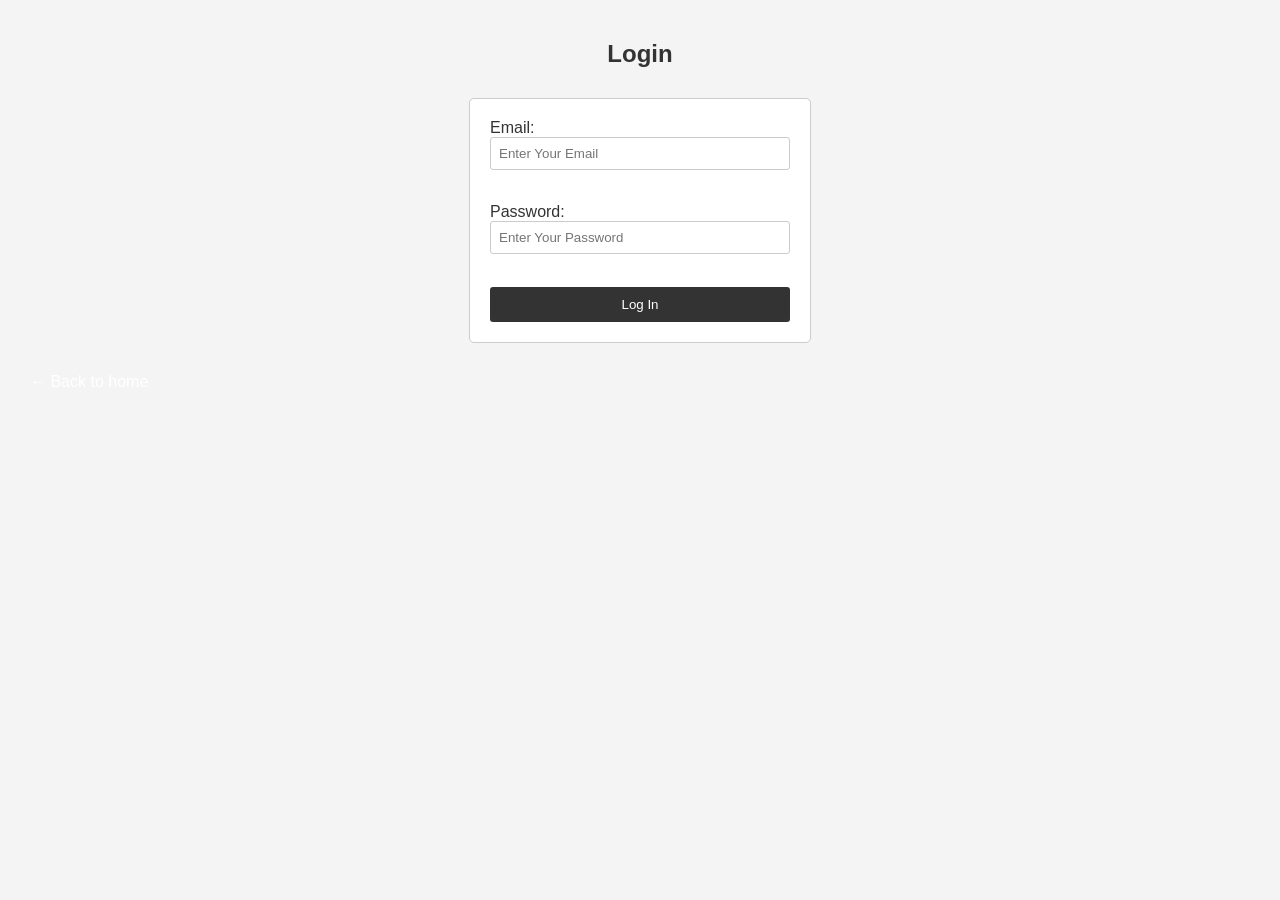
<file: login.html>
<!DOCTYPE html>
<html>
<head>
	<meta charset="utf-8">
	<meta name="viewport" content="width=device-width, initial-scale=1">
	<title>Login - ZUGI</title>
	<style>
body{
	font-family: Arial, sans-serif;
	background-color: #f4f4f4;
	color: #333;
	margin: 0;
	padding: 20px;
}

h2{
	text-align: center;
}

table{
	width: 90%;
	margin: 20px auto;
	border-collapse: collapse;
	background-color: #fff;
}

table, th, td{
	border: 1px solid #ccc;
}

th, td{
	padding: 10px;
	text-align: center;
}

th{
	background-color: #333;
	color: #fff;
}

tr:nth-child(even){
	background-color: #f9f9f9;
}

a{
	text-decoration: none;
	color: #fff;
	padding: 5px 10px;
	border-radius: 3px;
}

a[href^="edit"]{
	background-color: #2196F3;
}

a[href^="delete"]{
	background-color: #f44336;
}

a[href^="change_password"]{
	background-color: #ff9800;
}

form{
	width: 300px;
	margin: 30px auto;
	background-color: #fff;
	padding: 20px;
	border: 1px solid #ccc;
	border-radius: 5px;
}

input[type="text"],
input[type="email"],
input[type="password"]{
	width: 100%;
	padding: 8px;
	margin-bottom: 15px;
	border: 1px solid #ccc;
	border-radius: 3px;
	box-sizing: border-box;
}

input[type="submit"],
button{
	width: 100%;
	padding: 10px;
	background-color: #333;
	color: #fff;
	border: none;
	border-radius: 3px;
	cursor: pointer;
}

input[type="submit"]:hover,
button:hover{
	background-color: #555;
}

.search-box{
	text-align: center;
	margin-bottom: 20px;
}

.search-box input[type="text"]{
	width: 250px;
	display: inline-block;
	margin-bottom: 0;
}

.search-box button{
	width: auto;
	display: inline-block;
	padding: 8px 15px;
}

	</style>
</head>
<body>
<h2>Login</h2>

<form action="#" method="post" data-disabled>

Email:
<br>
<input type="email" name="email" placeholder="Enter Your Email">
<br>
<br>
Password:
<br>
<input type="password" name="password" placeholder="Enter Your Password">
<br>
<br>
<input type="submit" name="submit" value="Log In">

</form>
<p><a href="index.html">&larr; Back to home</a></p>
<script>
	// ---- Cart (localStorage-based, replaces PHP sessions) ----
	function getCart(){
		try { return JSON.parse(localStorage.getItem('zugi_cart') || '{}'); } catch(e){ return {}; }
	}
	function setCart(cart){
		localStorage.setItem('zugi_cart', JSON.stringify(cart));
	}
	function addToCart(id, qty){
		qty = Math.max(1, parseInt(qty) || 1);
		var cart = getCart();
		cart[id] = (cart[id] || 0) + qty;
		setCart(cart);
	}
	function updateCartCount(){
		var cart = getCart();
		var total = 0;
		Object.keys(cart).forEach(function(k){ total += cart[k]; });
		var el = document.getElementById('cart-count');
		if (el) el.textContent = total;
	}
	updateCartCount();

	// Catch "ADD TO CART" submits from any page, including ones injected later by JS
	document.addEventListener('submit', function(e){
		var form = e.target;
		if (!form.classList) return;
		if (form.classList.contains('quick-add-form') || form.classList.contains('add-to-cart-form')){
			e.preventDefault();
			var idInput = form.querySelector('input[name="id"]');
			var qtyInput = form.querySelector('input[name="qty"]');
			if (idInput){
				addToCart(idInput.value, qtyInput ? qtyInput.value : 1);
				window.location.href = 'cart.html';
			}
		}
	});

	// Non-functional demo forms (registration / edit / change password / login)
	document.addEventListener('DOMContentLoaded', function () {
		document.querySelectorAll('form[data-disabled]').forEach(function (form) {
			form.addEventListener('submit', function (e) {
				e.preventDefault();
				alert('This is a static demo site — this form is not connected to a database, so nothing is actually submitted.');
			});
		});
	});

	// ---- Dark / light mode ----
	document.addEventListener('DOMContentLoaded', function () {
	const themeBtn = document.getElementById('theme-toggle');
	const body = document.body;

	if (localStorage.getItem('theme') === 'dark') {
		body.classList.add('dark-mode');
	}

	if (themeBtn) themeBtn.addEventListener('click', function(){
		body.classList.toggle('dark-mode');
		localStorage.setItem('theme', body.classList.contains('dark-mode') ? 'dark' : 'light');
	});

	// ---- Accent color picker ----
	const colorBtn = document.getElementById('color-picker-btn');
	const colorPanel = document.getElementById('color-picker-panel');
	const swatches = document.querySelectorAll('.color-swatch');

	function setAccent(color){
		document.documentElement.style.setProperty('--accent', color);
		localStorage.setItem('accentColor', color);
		swatches.forEach(function(s){
			s.classList.toggle('active', s.dataset.color === color);
		});
	}

	const savedAccent = localStorage.getItem('accentColor');
	if (savedAccent) {
		setAccent(savedAccent);
	}

	if (colorBtn) colorBtn.addEventListener('click', function(e){
		e.stopPropagation();
		colorPanel.classList.toggle('open');
	});

	swatches.forEach(function(s){
		s.addEventListener('click', function(){
			setAccent(s.dataset.color);
			colorPanel.classList.remove('open');
		});
	});

	// ---- Search widget ----
	const searchBtn = document.getElementById('search-btn');
	const searchPanel = document.getElementById('search-panel');
	const searchInput = document.getElementById('search-input');

	if (searchBtn) searchBtn.addEventListener('click', function(e){
		e.stopPropagation();
		searchPanel.classList.toggle('open');
		if (searchPanel.classList.contains('open')) {
			searchInput.focus();
		}
	});

	document.addEventListener('click', function(e){
		if (colorPanel && !colorPanel.contains(e.target) && e.target !== colorBtn) {
			colorPanel.classList.remove('open');
		}
		if (searchPanel && !searchPanel.contains(e.target) && e.target !== searchBtn && !searchBtn.contains(e.target)) {
			searchPanel.classList.remove('open');
		}
	});

	// ---- Scroll reveal ----
	const revealSelector = '.product-card, .shop-title, .cart-item, .cart-total, .product-detail, .content .txt, .content .txt2, .content .image, .t1, .t2, .t3, .text, .text2';
	const revealItems = document.querySelectorAll(revealSelector);

	const revealObserver = new IntersectionObserver(function(entries, observer){
		entries.forEach(function(entry){
			if (entry.isIntersecting) {
				entry.target.classList.add('in-view');
				observer.unobserve(entry.target);
			}
		});
	}, { threshold: 0.15 });

	revealItems.forEach(function(item){
		revealObserver.observe(item);
	});
	});
</script>

</body>
</html>
</file>
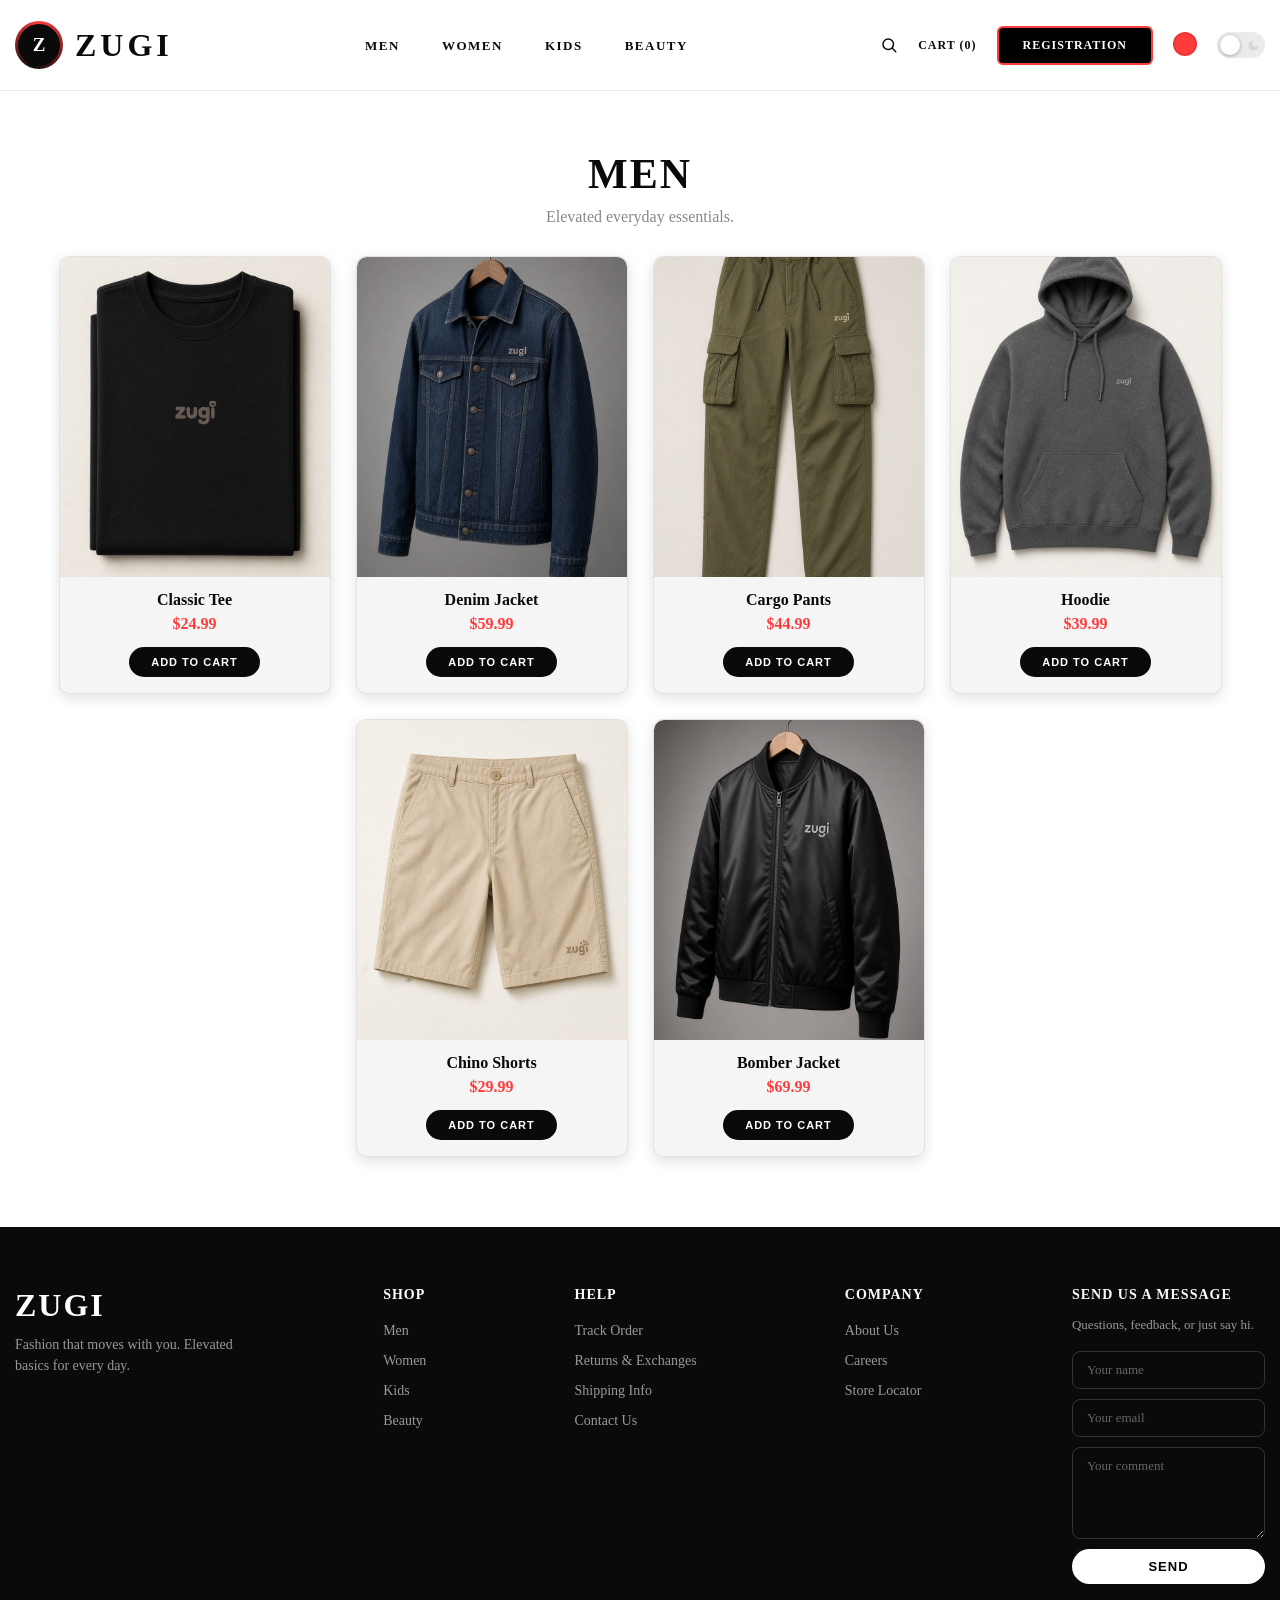
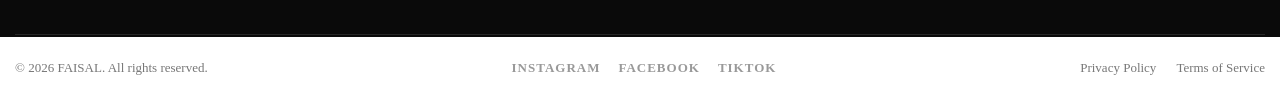
<file: men.html>
<!DOCTYPE html>
<html>
<head>
	<meta charset="utf-8">
	<meta name="viewport" content="width=device-width, initial-scale=1">
	<title>MEN - ZUGI</title>
	<style>
* {
	margin: 0px;
	padding: 0px;
}
html{
	scroll-behavior: smooth;
}

/* ===== Light/Dark Mode ===== */
:root{
	--bg: #ffffff;
	--text: #0a0a0a;
	--header-bg: rgba(255,255,255,0.92);
	--card-bg: #f5f5f5;
	--card-text: #0a0a0a;
	--card-border: rgba(0,0,0,0.08);
	--accent: #ff3b3b;
	--muted: #888888;
	--shadow: rgba(0,0,0,0.12);
	--hero-bg: #d9d9d9;
}
body.dark-mode{
	--bg: #121212;
	--text: #f2f2f2;
	--header-bg: rgba(18,18,18,0.92);
	--card-bg: #1e1e1e;
	--card-text: #f2f2f2;
	--card-border: rgba(255,255,255,0.1);
	--muted: #999999;
	--shadow: rgba(0,0,0,0.4);
	--hero-bg: #1c1c1c;
}
body{
	padding-top: 90px;
	background: var(--bg);
	color: var(--text);
}
body, body *{
	transition: background-color 0.3s ease, color 0.3s ease, border-color 0.3s ease, box-shadow 0.3s ease;
}

/* Dark/light switch */
.theme-switch{
	background: none;
	border: none;
	padding: 0;
	cursor: pointer;
	display: flex;
	align-items: center;
}
.theme-switch-track{
	position: relative;
	width: 48px;
	height: 26px;
	border-radius: 20px;
	background: var(--card-border);
	display: flex;
	align-items: center;
	justify-content: space-between;
	padding: 0 5px;
	box-sizing: border-box;
}
.theme-switch-track svg{
	width: 13px;
	height: 13px;
	opacity: 0.6;
}
.theme-switch-track svg.sun-icon{ color: #f5a623; }
.theme-switch-track svg.moon-icon{ color: #c9c9c9; }
.theme-switch-thumb{
	position: absolute;
	top: 3px;
	left: 3px;
	width: 20px;
	height: 20px;
	border-radius: 50%;
	background: #ffffff;
	box-shadow: 0 1px 4px rgba(0,0,0,0.3);
	transition: transform 0.3s ease;
}
body.dark-mode .theme-switch-thumb{
	transform: translateX(22px);
}

/* Accent color picker */
/* Search widget */
.search-widget{
	position: relative;
}
.search-btn{
	background: none;
	border: none;
	cursor: pointer;
	color: var(--text);
	padding: 0;
	display: flex;
	align-items: center;
	transition: color 0.25s;
}
.search-btn svg{
	width: 18px;
	height: 18px;
}
.search-btn:hover{
	color: var(--accent);
}
.search-panel{
	display: flex;
	position: absolute;
	top: 34px;
	left: 50%;
	transform: translateX(-50%) translateY(-8px) scale(0.96);
	background: var(--card-bg);
	border: 1px solid var(--card-border);
	border-radius: 50px;
	padding: 6px;
	box-shadow: 0 8px 24px var(--shadow);
	z-index: 1100;
	opacity: 0;
	pointer-events: none;
	transition: opacity 0.2s ease, transform 0.2s ease;
}
.search-panel.open{
	opacity: 1;
	transform: translateX(-50%) translateY(0) scale(1);
	pointer-events: auto;
}
.search-panel input{
	border: none;
	background: transparent;
	outline: none;
	padding: 8px 12px;
	width: 200px;
	color: var(--card-text);
	font-size: 13px;
}
.search-panel button{
	background: var(--accent);
	color: white;
	border: none;
	border-radius: 50px;
	padding: 8px 18px;
	font-size: 11px;
	font-weight: bold;
	letter-spacing: 1px;
	cursor: pointer;
}

.color-picker{
	position: relative;
}
.color-picker-btn{
	width: 24px;
	height: 24px;
	border-radius: 50%;
	border: 2px solid var(--card-border);
	background: var(--accent);
	cursor: pointer;
	padding: 0;
}
.color-picker-panel{
	display: grid;
	position: absolute;
	top: 38px;
	right: 0;
	background: var(--card-bg);
	border: 1px solid var(--card-border);
	border-radius: 12px;
	padding: 12px;
	box-shadow: 0 8px 24px var(--shadow);
	gap: 10px;
	grid-template-columns: repeat(4, 1fr);
	z-index: 1100;
	opacity: 0;
	transform: translateY(-8px) scale(0.96);
	pointer-events: none;
	transition: opacity 0.2s ease, transform 0.2s ease;
}
.color-picker-panel.open{
	opacity: 1;
	transform: translateY(0) scale(1);
	pointer-events: auto;
}
.color-swatch{
	width: 26px;
	height: 26px;
	border-radius: 50%;
	border: 2px solid transparent;
	cursor: pointer;
	padding: 0;
	transition: transform 0.15s ease, border-color 0.2s ease;
}
.color-swatch:hover{
	transform: scale(1.15);
}
.color-swatch.active{
	border-color: var(--card-text);
	box-shadow: 0 0 0 2px var(--card-bg), 0 0 0 4px var(--card-text);
}
.color-picker-btn{
	transition: transform 0.2s ease;
}
.color-picker-btn:hover{
	transform: scale(1.12);
}
.theme-switch-track{
	transition: box-shadow 0.2s ease;
}
.theme-switch:hover .theme-switch-track{
	box-shadow: 0 0 0 3px var(--card-border);
}
.container{
	height: 10px;
	width: 1250px;
	/*background: red;*/
	margin: auto;
}
.header{
	width: 100%;
	height: 90px;
	background: var(--header-bg);
	backdrop-filter: blur(10px);
	-webkit-backdrop-filter: blur(10px);
	box-shadow: 0 1px 0 rgba(0,0,0,0.08);
	position: fixed;
	top: 0;
	left: 0;
	z-index: 1000;
}
.header .container{
	height: 100%;
	display: flex;
	align-items: center;
	justify-content: space-between;
}
.logo{
	height: auto;
	width: auto;
	margin: 0;
	position: static;
}
.logo-link{
	display: flex;
	align-items: center;
	gap: 12px;
	text-decoration: none;
	animation: logoIntro 0.7s ease both;
}
@keyframes logoIntro{
	from{ opacity: 0; transform: translateY(-8px); }
	to{ opacity: 1; transform: translateY(0); }
}
.logo-ring{
	flex-shrink: 0;
	width: 42px;
	height: 42px;
	border-radius: 50%;
	padding: 3px;
	display: flex;
	align-items: center;
	justify-content: center;
	background: conic-gradient(from 0deg, var(--accent), #0a0a0a 55%, var(--accent));
	animation: logoSpin 5s linear infinite;
	transition: animation-duration 0.3s ease;
}
.logo-badge{
	width: 100%;
	height: 100%;
	border-radius: 50%;
	background: #0a0a0a;
	color: #fff;
	display: flex;
	align-items: center;
	justify-content: center;
	font-family: Cooper, Georgia, serif;
	font-size: 19px;
	font-weight: 700;
	animation: logoSpinReverse 5s linear infinite;
}
@keyframes logoSpin{
	to{ transform: rotate(360deg); }
}
@keyframes logoSpinReverse{
	to{ transform: rotate(-360deg); }
}
.logo-link:hover .logo-ring{
	animation-duration: 1.4s;
}
.logo-link:hover .logo-badge{
	animation-duration: 1.4s;
}
.logo h1{
	font-size: 32px;
	font-family: Cooper, Georgia, serif;
	letter-spacing: 4px;
	color: var(--text);
	transition: letter-spacing 0.3s ease, color 0.3s ease;
}
.logo-link:hover h1{
	letter-spacing: 6px;
	color: var(--accent);
}
.navi{
	height: auto;
	width: auto;
}
.navi ul{
	display: flex;
	align-items: center;
	gap: 8px;
}
.navi ul li{
	display: inline;
}
.navi ul li a{
	position: relative;
	color: var(--text);
	text-decoration: none;
	padding: 8px 17px;
	font-weight: 700;
	font-size: 13px;
	letter-spacing: 1.5px;
	transition: color 0.25s;
}
.navi ul li a::after{
	content: "";
	position: absolute;
	left: 17px;
	right: 17px;
	bottom: 4px;
	height: 2px;
	background: var(--accent);
	transform: scaleX(0);
	transform-origin: right;
	transition: transform 0.3s ease;
}
.navi ul li a:hover{
	color: var(--accent);
}
.navi ul li a:hover::after{
	transform: scaleX(1);
	transform-origin: left;
}
.header-icons{
	display: flex;
	align-items: center;
	gap: 20px;
}
.header-icons a{
	color: var(--text);
	text-decoration: none;
	font-size: 12px;
	font-weight: 700;
	letter-spacing: 1px;
	transition: color 0.25s;
}
.header-icons a:hover{
	color: var(--accent);
}
.content{
	width: 100%;
	height: 650px;
	background: var(--hero-bg);
}
.thankyou{
	width: 100%;
	min-height: 450px;
	background: #fff;
	display: flex;
	align-items: center;
	justify-content: center;
}
.thankyou .container{
	height: auto;
	display: flex;
	align-items: center;
	justify-content: center;
}
.thankyou-card{
	max-width: 480px;
	width: 100%;
	text-align: center;
	padding: 70px 20px;
}
.thankyou-icon{
	width: 64px;
	height: 64px;
	border-radius: 50%;
	background: #0a0a0a;
	color: #fff;
	display: flex;
	align-items: center;
	justify-content: center;
	font-size: 28px;
	margin: 0 auto 24px;
	animation: thankyouPop 0.5s ease both;
}
@keyframes thankyouPop{
	from{ transform: scale(0); opacity: 0; }
	to{ transform: scale(1); opacity: 1; }
}
.thankyou-card h1{
	font-size: 36px;
	letter-spacing: 2px;
	color: #0a0a0a;
	margin-bottom: 18px;
	animation: logoIntro 0.6s ease both;
}
.thankyou-card p{
	font-size: 15px;
	color: #555;
	line-height: 1.6;
	margin-bottom: 30px;
}
.thankyou-btn{
	display: inline-block;
	background: #0a0a0a;
	color: #fff;
	text-decoration: none;
	padding: 14px 36px;
	border-radius: 50px;
	font-weight: bold;
	letter-spacing: 1px;
	font-size: 13px;
	transition: background 0.3s ease;
}
.thankyou-btn:hover{
	background: var(--accent);
}
.txt {
	height: 50px;
	width: 400px;
	/*background: red;*/
	position: relative;
	right: -70px;
	top: 100px;
	color: var(--text);

}
.image{
	height: 650px;
	width: 650px;
	/*background: black;*/
	margin: auto;
	position: relative;
	top: -426px;
	background-image: url(walk.png);
	background-size: 650px 650px;

}
.walk{
	height: 400px;
	width: 1020px;
	/*background: red;*/
	margin: auto;
	position: relative;
	top: 50px;
}
.walk h1{
	font-size: 400px;
	color: var(--text);
	-webkit-text-stroke: 3px var(--accent);
	text-stroke: 3px var(--accent);
}
.txt2{
	height: 100px;
	width: 150px;
	/*background: red;*/
	position: relative;
	top: -600px;
	right: -1070px;
	color: var(--text);
}
.content2{
	width: 100%;
	height: 300px;
	background: black;
}
.g1{
	height: 200px;
	width: 180px;
	background: var(--accent);
	position: relative;
	right: -50px;
	top: 49px;
	background-image: url(men.jpg);
	background-size: cover;
	/*border: solid skyblue;*/
	border-radius: 10px;
}
.g1:hover{
	transform: 
	perspective(600px)
	rotateX(20deg)
	rotateY(-20deg)
	scale(1.1);
	}
.g2{
	height: 200px;
	width: 180px;
	background: pink;
	position: relative;
	right: -815px;
	top: -148px;
	background-image: url(kido.jfif);
	background-size: cover;
	/*border: solid yellow;*/
	border-radius: 10px;
}
.g2:hover{
	transform: 
	perspective(600px)
	rotateX(20deg)
	rotateY(-20deg)
	scale(1.1);
	}
.g3{
	height: 200px;
	width: 180px;
	background: orange;
	position: relative;
	right: -435px;
	top: -350px;
	background-image: url(woman.jpg);
	background-size: cover;
	/*border: solid red;*/
	border-radius: 10px;
}
.g3:hover{
	transform: 
	perspective(600px)
	rotateX(20deg)
	rotateY(-20deg)
	scale(1.1);
	}
.t1{
	height: 100px;
	width: 150px;
	/*background: red;*/
	position: relative;
    right: -260px;
    top: -525px;
}
.t1 h2{
	color: white;
}
.t1 p{
	color: white;
}
.t1 a{
	color: white;
	text-decoration: none;
}
.t1 a:hover{
	color: var(--accent);
	transition: 2s;
}
.t2{
	height: 100px;
	width: 150px;
	/*background: blue;*/
	position: relative;
    right: -645px;
    top: -623px;
}
.t2 h2{
	color: white;
}
.t2 p{
	color: white;
}
.t2 a{
	color: white;
	text-decoration: none;
} 
.t2 a:hover{
	color: var(--accent);
	transition: 2s;
}

.t3{
	height: 100px;
	width: 150px;
	/*background: red;*/
	position: relative;
    right: -1025px;
    top: -721px;
}
.t3 h2{
	color: white;
}
.t3 p{
	color: white;
}
.t3 a{
	color: white;
	text-decoration: none;
}
.t3 a:hover{
	color: var(--accent);
	transition: 2s;
}
.content3{
	height: 500px;
	width: 100%;
	background: var(--hero-bg);
	background-image: url(model.png);
	background-repeat: no-repeat;
	background-position: center center;
    background-size: 690px;
}
.text{
	height: 15px;
	width: 200px;
	/*background: black;*/
	position: relative;
	top: 70px;
	right: -45px;
	color: var(--text);
}
.text h1{
	font-size: 100px;
	-webkit-text-stroke: 2px var(--accent);
	text-stroke: 2px var(--accent);

}
.text p{
	font-size: 20px;
	font-weight: bold;
}
.text2 {
  height: 40px;
  width: 220px;
  background: black;
  display: flex;              /* makes centering easy */
  justify-content: center;    /* horizontal center */
  align-items: center;        /* vertical center */
  margin-top: 425px;
  position: relative;
  right: -50px;
  border-radius: 50px;
}

.text2 a {
  display: inline-block;
  color: white;               /* so text is visible on black */
  text-decoration: none;      /* removes underline */
  font-weight: bold;          /* optional – makes it look more like a button */
  line-height: 30px;          /* also helps vertical centering */
  width: 100%;                /* optional – makes the whole bar clickable */
  text-align: center;         /* extra safety for centering */
}

.content4{
	width: 100%;
	height: 340px;
	background: #0a0a0a;
	padding-top: 60px;
	padding-bottom: 10px;
}
.content4 .container{
	height: auto;
}
.footer-top{
	display: flex;
	justify-content: space-between;
	flex-wrap: wrap;
	gap: 40px;
	padding-bottom: 50px;
}
.footer-brand{
	max-width: 220px;
}
.footer-brand h2{
	color: white;
	font-size: 32px;
	letter-spacing: 2px;
}
.footer-brand p{
	color: #999;
	font-size: 14px;
	margin-top: 10px;
	line-height: 1.5;
}
.footer-col h4{
	color: white;
	font-size: 14px;
	letter-spacing: 1px;
	margin-bottom: 18px;
}
.footer-col ul{
	list-style: none;
}
.footer-col ul li{
	margin-bottom: 12px;
}
.footer-col ul li a{
	color: #999;
	text-decoration: none;
	font-size: 14px;
	transition: color 0.3s;
}
.footer-col ul li a:hover{
	color: var(--accent);
}
.footer-newsletter{
	max-width: 260px;
}
.footer-newsletter h4{
	color: white;
	font-size: 14px;
	letter-spacing: 1px;
	margin-bottom: 12px;
}
.footer-newsletter p{
	color: #999;
	font-size: 13px;
	margin-bottom: 16px;
	line-height: 1.5;
}
.footer-form{
	display: flex;
	flex-direction: column;
	gap: 10px;
}
.footer-form input,
.footer-form textarea{
	background: transparent;
	border: 1px solid #333;
	border-radius: 8px;
	outline: none;
	padding: 10px 14px;
	color: white;
	font-size: 13px;
	font-family: inherit;
}
.footer-form input::placeholder,
.footer-form textarea::placeholder{
	color: #666;
}
.footer-form input:focus,
.footer-form textarea:focus{
	border-color: var(--accent);
}
.footer-form textarea{
	resize: vertical;
	min-height: 70px;
}
.footer-form button{
	background: white;
	color: black;
	border: none;
	border-radius: 50px;
	padding: 10px 0;
	font-weight: bold;
	font-size: 13px;
	letter-spacing: 1px;
	cursor: pointer;
	transition: background 0.25s, color 0.25s;
}
.footer-form button:hover{
	background: var(--accent);
	color: white;
}
.footer-divider{
	height: 1px;
	width: 100%;
	background: #262626;
}
.footer-bottom{
	display: flex;
	justify-content: space-between;
	align-items: center;
	flex-wrap: wrap;
	gap: 20px;
	padding: 25px 0;
}
.footer-bottom p{
	color: #777;
	font-size: 13px;
}
.footer-social{
	display: flex;
	gap: 18px;
}
.footer-social a{
	color: #999;
	text-decoration: none;
	font-size: 13px;
	font-weight: bold;
	letter-spacing: 1px;
	transition: color 0.3s;
}
.footer-social a:hover{
	color: var(--accent);
}
.footer-legal{
	display: flex;
	gap: 20px;
}
.footer-legal a{
	color: #777;
	text-decoration: none;
	font-size: 13px;
	transition: color 0.3s;
}
.footer-legal a:hover{
	color: white;
}
@media (max-width: 1250px){
	.container{
		width: 90%;
	}
}
@media (max-width: 700px){
	.footer-top{
		flex-direction: column;
		gap: 30px;
	}
	.footer-bottom{
		flex-direction: column;
		align-items: flex-start;
	}
}
.header-icons a.register {
  display: inline-block;
  padding: 10px 24px;
  background-color: #000;
  color: #ffffff;
  border: solid var(--accent) 2px;
  border-radius: 6px;
}
.header-icons a.register:hover {
	background-color: var(--accent);
	border: solid black 2px;
	color: black;
	transition: 2s;

}

/* ===== Registration Form ===== */
body.register-page {
  height: 100vh;
  display: flex;
  align-items: center;
  justify-content: center;
  background: #000;
  padding-top: 0;
}

.form-wrapper {
  position: relative;
  width: 850px;
  max-width: 90%;
  padding: 60px 50px;
  border-radius: 20px;
  overflow: hidden;
  background-image: url('moon.jfif'); /* put your image path here */
  background-size: cover;
  background-position: center;
}

.form-wrapper::before {
  content: "";
  position: absolute;
  top: 0; left: 0; right: 0; bottom: 0;
  background: rgba(20, 25, 55, 0.55);
  z-index: 0;
}

.form-wrapper > * {
  position: relative;
  z-index: 1;
}

.form-title {
  text-align: center;
  color: #ffffff;
  font-size: 32px;
  font-weight: 700;
  margin-bottom: 12px;
}

.form-underline {
  width: 60px;
  height: 3px;
  background: #ffffff;
  margin: 0 auto 40px;
  border-radius: 2px;
}

.form-row {
  display: flex;
  gap: 24px;
  margin-bottom: 20px;
}

.form-group {
  flex: 1;
}

.form-group input {
  width: 100%;
  padding: 16px 22px;
  border-radius: 50px;
  border: 1px solid rgba(255, 255, 255, 0.4);
  background: rgba(255, 255, 255, 0.12);
  backdrop-filter: blur(8px);
  -webkit-backdrop-filter: blur(8px);
  color: #ffffff;
  font-size: 14px;
  outline: none;
  box-sizing: border-box;
  transition: background 0.3s ease, border-color 0.3s ease;
}

.form-group input::placeholder {
  color: rgba(255, 255, 255, 0.75);
}

.form-group input:focus {
  background: rgba(255, 255, 255, 0.2);
  border-color: #ffffff;
}

.form-submit {
  text-align: center;
  margin-top: 30px;
}

.form-submit button {
  padding: 14px 60px;
  border: none;
  border-radius: 50px;
  background: #ef6b5b;
  color: #ffffff;
  font-size: 15px;
  font-weight: 600;
  letter-spacing: 0.5px;
  cursor: pointer;
  transition: background 0.3s ease, transform 0.2s ease;
}

.form-submit button:hover {
  background: #e2503e;
  transform: translateY(-2px);
}

@media (max-width: 600px) {
  .form-row {
    flex-direction: column;
    gap: 20px;
  }
}
.pose{
	height: 500px;
	width: 280px;
	/*background: red;*/
	position: relative;
	right: -10px;
	top: 49px;
	background-image: url(pose1.png);
	background-size: cover;
	/*border: solid skyblue;*/
	border-radius: 10px;
}

/* ===== Shop Pages (men/women/kids) ===== */
.shop-page{
	width: 1250px;
	height: auto;
	margin: auto;
}
@media (max-width: 1250px){
	.shop-page{
		width: 90%;
	}
}
.shop-title{
	text-align: center;
	padding: 60px 0 30px;
}
.shop-title h1{
	font-size: 42px;
	letter-spacing: 2px;
	color: var(--text);
}
.shop-title p{
	color: #888;
	margin-top: 10px;
}
.product-grid{
	display: flex;
	flex-wrap: wrap;
	justify-content: center;
	gap: 25px;
	padding-bottom: 70px;
}
.product-card{
	width: 270px;
	background: var(--card-bg);
	border: 1px solid var(--card-border);
	border-radius: 10px;
	overflow: hidden;
	text-align: center;
	padding-bottom: 16px;
	box-shadow: 0 4px 14px rgba(0,0,0,0.12);
	transition: transform 0.3s ease, box-shadow 0.3s ease;
}
.product-card:hover{
	transform: translateY(-6px);
	box-shadow: 0 8px 20px rgba(0,0,0,0.18);
}
.product-img{
	height: 320px;
	width: 100%;
	background-size: cover;
	background-position: center;
	background-color: rgba(128,128,128,0.15);
	border-radius: 10px 10px 0 0;
}
.product-name{
	margin-top: 14px;
	font-weight: bold;
	color: var(--card-text);
}
.product-price{
	margin-top: 6px;
	color: var(--accent);
	font-weight: bold;
}
.product-link{
	display: block;
	color: inherit;
	text-decoration: none;
}
.quick-add-form{
	margin-top: 14px;
	padding: 0 16px;
}
.quick-add-form button{
	background: #0a0a0a;
	color: white;
	border: none;
	border-radius: 50px;
	padding: 9px 22px;
	font-size: 11px;
	font-weight: bold;
	letter-spacing: 1px;
	cursor: pointer;
	transition: background 0.25s;
}
.quick-add-form button:hover{
	background: var(--accent);
}

/* ===== Product Detail Page ===== */
.product-detail{
	display: flex;
	flex-wrap: wrap;
	gap: 50px;
	padding-bottom: 80px;
}
.product-detail-img-wrap{
	flex: 1 1 450px;
	height: 550px;
	border-radius: 10px;
	overflow: hidden;
	background-color: rgba(128,128,128,0.15);
}
.product-detail-img{
	width: 100%;
	height: 100%;
	background-size: cover;
	background-position: center;
	animation: productZoom 6s ease-in-out infinite alternate;
}
@keyframes productZoom{
	from{ transform: scale(1); }
	to{ transform: scale(1.08); }
}
.product-detail-info{
	flex: 1 1 400px;
}
.product-detail-info h1{
	font-size: 34px;
	letter-spacing: 1px;
	color: var(--text);
	margin-bottom: 12px;
}
.product-detail-price{
	font-size: 22px;
	color: var(--accent);
	font-weight: bold;
	margin-bottom: 22px;
}
.product-detail-desc{
	color: var(--text);
	line-height: 1.7;
	margin-bottom: 26px;
}
.product-detail-meta p{
	margin-bottom: 14px;
	color: var(--text);
}
.size-box{
	display: inline-block;
	border: 1px solid var(--card-border);
	padding: 6px 14px;
	margin: 6px 8px 0 0;
	border-radius: 6px;
	font-size: 13px;
}
.add-to-cart-form{
	margin-top: 28px;
	display: flex;
	gap: 12px;
	align-items: center;
}
.add-to-cart-form input[type="number"]{
	width: 70px;
	padding: 12px;
	border: 1px solid var(--card-border);
	border-radius: 6px;
	background: transparent;
	color: var(--text);
	font-size: 14px;
}
.add-to-cart-form button{
	background: #0a0a0a;
	color: white;
	border: none;
	border-radius: 50px;
	padding: 14px 36px;
	font-weight: bold;
	letter-spacing: 1px;
	cursor: pointer;
	transition: background 0.25s;
}
.add-to-cart-form button:hover{
	background: var(--accent);
}
.back-link{
	margin-top: 26px;
}
.back-link a{
	color: var(--text);
	font-size: 13px;
	text-decoration: none;
}
.back-link a:hover{
	color: var(--accent);
}

/* ===== Cart Page ===== */
.cart-empty{
	text-align: center;
	padding-bottom: 70px;
	color: var(--text);
}
.cart-empty a{
	color: var(--accent);
	text-decoration: none;
}
.cart-list{
	display: flex;
	flex-direction: column;
	gap: 16px;
	padding-bottom: 40px;
}
.cart-item{
	display: flex;
	align-items: center;
	gap: 20px;
	background: var(--card-bg);
	border: 1px solid var(--card-border);
	border-radius: 10px;
	padding: 14px 20px;
}
.cart-item-img{
	width: 80px;
	height: 80px;
	flex-shrink: 0;
	background-size: cover;
	background-position: center;
	background-color: rgba(128,128,128,0.15);
	border-radius: 8px;
}
.cart-item-info{
	flex: 1;
}
.cart-item-name{
	font-weight: bold;
	color: var(--card-text);
}
.cart-item-price{
	color: #888;
	font-size: 13px;
	margin-top: 4px;
}
.cart-item-qty{
	display: flex;
	align-items: center;
	gap: 8px;
}
.cart-item-qty input{
	width: 55px;
	padding: 8px;
	border: 1px solid var(--card-border);
	border-radius: 6px;
	background: transparent;
	color: var(--card-text);
}
.cart-item-qty button,
.cart-remove-btn{
	background: none;
	border: 1px solid var(--card-border);
	border-radius: 6px;
	padding: 8px 14px;
	font-size: 11px;
	font-weight: bold;
	letter-spacing: 0.5px;
	cursor: pointer;
	color: var(--card-text);
	transition: 0.25s;
}
.cart-item-qty button:hover{
	border-color: #0a0a0a;
}
.cart-remove-btn:hover{
	background: var(--accent);
	color: white;
	border-color: var(--accent);
}
.cart-item-subtotal{
	font-weight: bold;
	color: var(--card-text);
	width: 80px;
	text-align: right;
}
.cart-total{
	text-align: right;
	font-size: 20px;
	font-weight: bold;
	color: var(--text);
	padding-bottom: 60px;
}

/* ===== Scroll Reveal ===== */
.product-card,
.shop-title,
.cart-item,
.cart-total,
.product-detail,
.content .txt,
.content .txt2,
.content .image,
.t1, .t2, .t3,
.text, .text2{
	opacity: 0;
	transform: translateY(28px);
	transition: opacity 0.7s ease, transform 0.7s ease;
}
.in-view{
	opacity: 1 !important;
	transform: translateY(0) !important;
}
.product-grid .product-card:nth-child(1){ transition-delay: 0.05s; }
.product-grid .product-card:nth-child(2){ transition-delay: 0.1s; }
.product-grid .product-card:nth-child(3){ transition-delay: 0.15s; }
.product-grid .product-card:nth-child(4){ transition-delay: 0.2s; }
.product-grid .product-card:nth-child(5){ transition-delay: 0.25s; }
.product-grid .product-card:nth-child(6){ transition-delay: 0.3s; }
.product-grid .product-card:nth-child(7){ transition-delay: 0.35s; }
.product-grid .product-card:nth-child(8){ transition-delay: 0.4s; }
	</style>
</head>
<body>
<div class="header">
	<div class="container">
		<div class="logo">
			<a href="index.html" class="logo-link">
				<span class="logo-ring">
					<span class="logo-badge">Z</span>
				</span>
				<h1>ZUGI</h1>
			</a>
		</div>
		<div class="navi">
			<ul>
				<li><a href="men.html">MEN</a></li>
				<li><a href="women.html">WOMEN</a></li>
				<li><a href="kids.html">KIDS</a></li>
				<li><a href="beauty.html">BEAUTY</a></li>
			</ul>
		</div>
		<div class="header-icons">
			<div class="search-widget">
				<button type="button" class="search-btn" id="search-btn" aria-label="Search">
					<svg viewBox="0 0 24 24" fill="none" stroke="currentColor" stroke-width="2" stroke-linecap="round"><circle cx="11" cy="11" r="7"/><path d="M21 21l-4.3-4.3"/></svg>
				</button>
				<form action="search.html" method="GET" class="search-panel" id="search-panel">
					<input type="text" name="q" id="search-input" placeholder="Search products..." autocomplete="off">
					<button type="submit">GO</button>
				</form>
			</div>
			<a href="cart.html">CART (<span id="cart-count">0</span>)</a>
			<a href="reg.html" class="register">REGISTRATION</a>

			<div class="color-picker">
				<button type="button" class="color-picker-btn" id="color-picker-btn" aria-label="Change theme color"></button>
				<div class="color-picker-panel" id="color-picker-panel">
					<button type="button" class="color-swatch" data-color="#ff3b3b" style="background:#ff3b3b;" aria-label="Red" title="Red"></button>
					<button type="button" class="color-swatch" data-color="#3b82f6" style="background:#3b82f6;" aria-label="Blue" title="Blue"></button>
					<button type="button" class="color-swatch" data-color="#22c55e" style="background:#22c55e;" aria-label="Green" title="Green"></button>
					<button type="button" class="color-swatch" data-color="#a855f7" style="background:#a855f7;" aria-label="Purple" title="Purple"></button>
					<button type="button" class="color-swatch" data-color="#f97316" style="background:#f97316;" aria-label="Orange" title="Orange"></button>
					<button type="button" class="color-swatch" data-color="#ec4899" style="background:#ec4899;" aria-label="Pink" title="Pink"></button>
					<button type="button" class="color-swatch" data-color="#14b8a6" style="background:#14b8a6;" aria-label="Teal" title="Teal"></button>
				</div>
			</div>

			<button id="theme-toggle" type="button" class="theme-switch" aria-label="Toggle dark mode">
				<span class="theme-switch-track">
					<svg class="sun-icon" viewBox="0 0 24 24" fill="none" stroke="currentColor" stroke-width="2" stroke-linecap="round"><circle cx="12" cy="12" r="4"/><path d="M12 2v2M12 20v2M4.9 4.9l1.4 1.4M17.7 17.7l1.4 1.4M2 12h2M20 12h2M4.9 19.1l1.4-1.4M17.7 6.3l1.4-1.4"/></svg>
					<svg class="moon-icon" viewBox="0 0 24 24" fill="currentColor"><path d="M21 12.8A9 9 0 1111.2 3a7 7 0 009.8 9.8z"/></svg>
					<span class="theme-switch-thumb"></span>
				</span>
			</button>
		</div>
	</div>
</div>
<div class="shop-page">
	<div class="shop-title">
		<h1>MEN</h1>
		<p>Elevated everyday essentials.</p>
	</div>
	<div class="product-grid">
		<div class="product-card">
			<a href="product.html?id=1" class="product-link">
				<div class="product-img" style="background-image: url(men1.jpg);"></div>
				<div class="product-name">Classic Tee</div>
				<div class="product-price">$24.99</div>
			</a>
			<form action="#" method="post" class="quick-add-form">
				<input type="hidden" name="action" value="add">
				<input type="hidden" name="id" value="1">
				<input type="hidden" name="qty" value="1">
				<button type="submit">ADD TO CART</button>
			</form>
		</div>
		<div class="product-card">
			<a href="product.html?id=2" class="product-link">
				<div class="product-img" style="background-image: url(men2.jpg);"></div>
				<div class="product-name">Denim Jacket</div>
				<div class="product-price">$59.99</div>
			</a>
			<form action="#" method="post" class="quick-add-form">
				<input type="hidden" name="action" value="add">
				<input type="hidden" name="id" value="2">
				<input type="hidden" name="qty" value="1">
				<button type="submit">ADD TO CART</button>
			</form>
		</div>
		<div class="product-card">
			<a href="product.html?id=3" class="product-link">
				<div class="product-img" style="background-image: url(men3.jpg);"></div>
				<div class="product-name">Cargo Pants</div>
				<div class="product-price">$44.99</div>
			</a>
			<form action="#" method="post" class="quick-add-form">
				<input type="hidden" name="action" value="add">
				<input type="hidden" name="id" value="3">
				<input type="hidden" name="qty" value="1">
				<button type="submit">ADD TO CART</button>
			</form>
		</div>
		<div class="product-card">
			<a href="product.html?id=4" class="product-link">
				<div class="product-img" style="background-image: url(men4.jpg);"></div>
				<div class="product-name">Hoodie</div>
				<div class="product-price">$39.99</div>
			</a>
			<form action="#" method="post" class="quick-add-form">
				<input type="hidden" name="action" value="add">
				<input type="hidden" name="id" value="4">
				<input type="hidden" name="qty" value="1">
				<button type="submit">ADD TO CART</button>
			</form>
		</div>
		<div class="product-card">
			<a href="product.html?id=5" class="product-link">
				<div class="product-img" style="background-image: url(men5.jpg);"></div>
				<div class="product-name">Chino Shorts</div>
				<div class="product-price">$29.99</div>
			</a>
			<form action="#" method="post" class="quick-add-form">
				<input type="hidden" name="action" value="add">
				<input type="hidden" name="id" value="5">
				<input type="hidden" name="qty" value="1">
				<button type="submit">ADD TO CART</button>
			</form>
		</div>
		<div class="product-card">
			<a href="product.html?id=6" class="product-link">
				<div class="product-img" style="background-image: url(men6.jpg);"></div>
				<div class="product-name">Bomber Jacket</div>
				<div class="product-price">$69.99</div>
			</a>
			<form action="#" method="post" class="quick-add-form">
				<input type="hidden" name="action" value="add">
				<input type="hidden" name="id" value="6">
				<input type="hidden" name="qty" value="1">
				<button type="submit">ADD TO CART</button>
			</form>
		</div>
	</div>
</div>
<div class="content4">
	<div class="container">
		<div class="footer-top">
			<div class="footer-brand">
				<h2>ZUGI</h2>
				<p>Fashion that moves with you. Elevated basics for every day.</p>
			</div>
			<div class="footer-col">
				<h4>SHOP</h4>
				<ul>
					<li><a href="men.html">Men</a></li>
					<li><a href="women.html">Women</a></li>
					<li><a href="kids.html">Kids</a></li>
					<li><a href="beauty.html">Beauty</a></li>
				</ul>
			</div>
			<div class="footer-col">
				<h4>HELP</h4>
				<ul>
					<li><a href="#">Track Order</a></li>
					<li><a href="#">Returns &amp; Exchanges</a></li>
					<li><a href="#">Shipping Info</a></li>
					<li><a href="#">Contact Us</a></li>
				</ul>
			</div>
			<div class="footer-col">
				<h4>COMPANY</h4>
				<ul>
					<li><a href="#">About Us</a></li>
					<li><a href="#">Careers</a></li>
					<li><a href="#">Store Locator</a></li>
				</ul>
			</div>
			<div class="footer-newsletter">
				<h4>SEND US A MESSAGE</h4>
				<p>Questions, feedback, or just say hi.</p>
				<!--
					FORMSPREE SETUP:
					1. Go to https://formspree.io and create a free account.
					2. Create a new form and copy your form endpoint (looks like
					   https://formspree.io/f/xxxxabcd).
					3. Replace YOUR_FORM_ID below with that ID.
					4. Formspree will redirect to thankyou.html automatically
					   because of the hidden _next field below.
				-->
				<form class="footer-form" action="https://formspree.io/f/YOUR_FORM_ID" method="POST">
					<input type="hidden" name="_next" value="thankyou.html">
					<input type="text" name="name" placeholder="Your name" required>
					<input type="email" name="email" placeholder="Your email" required>
					<textarea name="comment" placeholder="Your comment" rows="3" required></textarea>
					<button type="submit">SEND</button>
				</form>
			</div>
		</div>
		<div class="footer-divider"></div>
		<div class="footer-bottom">
			<p>&copy; 2026 FAISAL. All rights reserved.</p>
			<div class="footer-social">
				<a href="#">INSTAGRAM</a>
				<a href="#">FACEBOOK</a>
				<a href="#">TIKTOK</a>
			</div>
			<div class="footer-legal">
				<a href="#">Privacy Policy</a>
				<a href="#">Terms of Service</a>
			</div>
		</div>
	</div>
</div>
<script>
	// ---- Cart (localStorage-based, replaces PHP sessions) ----
	function getCart(){
		try { return JSON.parse(localStorage.getItem('zugi_cart') || '{}'); } catch(e){ return {}; }
	}
	function setCart(cart){
		localStorage.setItem('zugi_cart', JSON.stringify(cart));
	}
	function addToCart(id, qty){
		qty = Math.max(1, parseInt(qty) || 1);
		var cart = getCart();
		cart[id] = (cart[id] || 0) + qty;
		setCart(cart);
	}
	function updateCartCount(){
		var cart = getCart();
		var total = 0;
		Object.keys(cart).forEach(function(k){ total += cart[k]; });
		var el = document.getElementById('cart-count');
		if (el) el.textContent = total;
	}
	updateCartCount();

	// Catch "ADD TO CART" submits from any page, including ones injected later by JS
	document.addEventListener('submit', function(e){
		var form = e.target;
		if (!form.classList) return;
		if (form.classList.contains('quick-add-form') || form.classList.contains('add-to-cart-form')){
			e.preventDefault();
			var idInput = form.querySelector('input[name="id"]');
			var qtyInput = form.querySelector('input[name="qty"]');
			if (idInput){
				addToCart(idInput.value, qtyInput ? qtyInput.value : 1);
				window.location.href = 'cart.html';
			}
		}
	});

	// Non-functional demo forms (registration / edit / change password / login)
	document.addEventListener('DOMContentLoaded', function () {
		document.querySelectorAll('form[data-disabled]').forEach(function (form) {
			form.addEventListener('submit', function (e) {
				e.preventDefault();
				alert('This is a static demo site — this form is not connected to a database, so nothing is actually submitted.');
			});
		});
	});

	// ---- Dark / light mode ----
	document.addEventListener('DOMContentLoaded', function () {
	const themeBtn = document.getElementById('theme-toggle');
	const body = document.body;

	if (localStorage.getItem('theme') === 'dark') {
		body.classList.add('dark-mode');
	}

	if (themeBtn) themeBtn.addEventListener('click', function(){
		body.classList.toggle('dark-mode');
		localStorage.setItem('theme', body.classList.contains('dark-mode') ? 'dark' : 'light');
	});

	// ---- Accent color picker ----
	const colorBtn = document.getElementById('color-picker-btn');
	const colorPanel = document.getElementById('color-picker-panel');
	const swatches = document.querySelectorAll('.color-swatch');

	function setAccent(color){
		document.documentElement.style.setProperty('--accent', color);
		localStorage.setItem('accentColor', color);
		swatches.forEach(function(s){
			s.classList.toggle('active', s.dataset.color === color);
		});
	}

	const savedAccent = localStorage.getItem('accentColor');
	if (savedAccent) {
		setAccent(savedAccent);
	}

	if (colorBtn) colorBtn.addEventListener('click', function(e){
		e.stopPropagation();
		colorPanel.classList.toggle('open');
	});

	swatches.forEach(function(s){
		s.addEventListener('click', function(){
			setAccent(s.dataset.color);
			colorPanel.classList.remove('open');
		});
	});

	// ---- Search widget ----
	const searchBtn = document.getElementById('search-btn');
	const searchPanel = document.getElementById('search-panel');
	const searchInput = document.getElementById('search-input');

	if (searchBtn) searchBtn.addEventListener('click', function(e){
		e.stopPropagation();
		searchPanel.classList.toggle('open');
		if (searchPanel.classList.contains('open')) {
			searchInput.focus();
		}
	});

	document.addEventListener('click', function(e){
		if (colorPanel && !colorPanel.contains(e.target) && e.target !== colorBtn) {
			colorPanel.classList.remove('open');
		}
		if (searchPanel && !searchPanel.contains(e.target) && e.target !== searchBtn && !searchBtn.contains(e.target)) {
			searchPanel.classList.remove('open');
		}
	});

	// ---- Scroll reveal ----
	const revealSelector = '.product-card, .shop-title, .cart-item, .cart-total, .product-detail, .content .txt, .content .txt2, .content .image, .t1, .t2, .t3, .text, .text2';
	const revealItems = document.querySelectorAll(revealSelector);

	const revealObserver = new IntersectionObserver(function(entries, observer){
		entries.forEach(function(entry){
			if (entry.isIntersecting) {
				entry.target.classList.add('in-view');
				observer.unobserve(entry.target);
			}
		});
	}, { threshold: 0.15 });

	revealItems.forEach(function(item){
		revealObserver.observe(item);
	});
	});
</script>

</body>
</html>
</file>
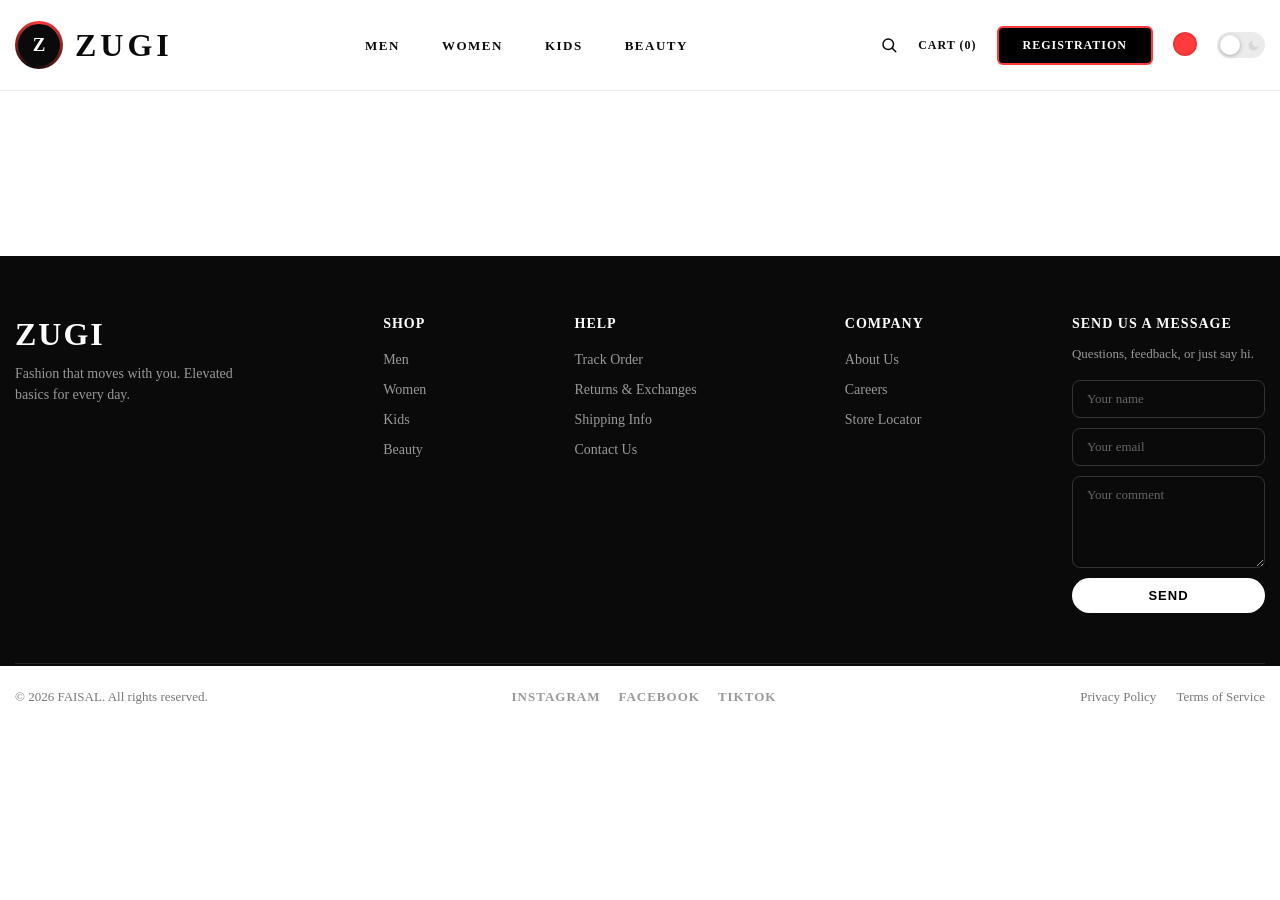
<file: product.html>
<!DOCTYPE html>
<html>
<head>
	<meta charset="utf-8">
	<meta name="viewport" content="width=device-width, initial-scale=1">
	<title>Product - ZUGI</title>
	<style>
* {
	margin: 0px;
	padding: 0px;
}
html{
	scroll-behavior: smooth;
}

/* ===== Light/Dark Mode ===== */
:root{
	--bg: #ffffff;
	--text: #0a0a0a;
	--header-bg: rgba(255,255,255,0.92);
	--card-bg: #f5f5f5;
	--card-text: #0a0a0a;
	--card-border: rgba(0,0,0,0.08);
	--accent: #ff3b3b;
	--muted: #888888;
	--shadow: rgba(0,0,0,0.12);
	--hero-bg: #d9d9d9;
}
body.dark-mode{
	--bg: #121212;
	--text: #f2f2f2;
	--header-bg: rgba(18,18,18,0.92);
	--card-bg: #1e1e1e;
	--card-text: #f2f2f2;
	--card-border: rgba(255,255,255,0.1);
	--muted: #999999;
	--shadow: rgba(0,0,0,0.4);
	--hero-bg: #1c1c1c;
}
body{
	padding-top: 90px;
	background: var(--bg);
	color: var(--text);
}
body, body *{
	transition: background-color 0.3s ease, color 0.3s ease, border-color 0.3s ease, box-shadow 0.3s ease;
}

/* Dark/light switch */
.theme-switch{
	background: none;
	border: none;
	padding: 0;
	cursor: pointer;
	display: flex;
	align-items: center;
}
.theme-switch-track{
	position: relative;
	width: 48px;
	height: 26px;
	border-radius: 20px;
	background: var(--card-border);
	display: flex;
	align-items: center;
	justify-content: space-between;
	padding: 0 5px;
	box-sizing: border-box;
}
.theme-switch-track svg{
	width: 13px;
	height: 13px;
	opacity: 0.6;
}
.theme-switch-track svg.sun-icon{ color: #f5a623; }
.theme-switch-track svg.moon-icon{ color: #c9c9c9; }
.theme-switch-thumb{
	position: absolute;
	top: 3px;
	left: 3px;
	width: 20px;
	height: 20px;
	border-radius: 50%;
	background: #ffffff;
	box-shadow: 0 1px 4px rgba(0,0,0,0.3);
	transition: transform 0.3s ease;
}
body.dark-mode .theme-switch-thumb{
	transform: translateX(22px);
}

/* Accent color picker */
/* Search widget */
.search-widget{
	position: relative;
}
.search-btn{
	background: none;
	border: none;
	cursor: pointer;
	color: var(--text);
	padding: 0;
	display: flex;
	align-items: center;
	transition: color 0.25s;
}
.search-btn svg{
	width: 18px;
	height: 18px;
}
.search-btn:hover{
	color: var(--accent);
}
.search-panel{
	display: flex;
	position: absolute;
	top: 34px;
	left: 50%;
	transform: translateX(-50%) translateY(-8px) scale(0.96);
	background: var(--card-bg);
	border: 1px solid var(--card-border);
	border-radius: 50px;
	padding: 6px;
	box-shadow: 0 8px 24px var(--shadow);
	z-index: 1100;
	opacity: 0;
	pointer-events: none;
	transition: opacity 0.2s ease, transform 0.2s ease;
}
.search-panel.open{
	opacity: 1;
	transform: translateX(-50%) translateY(0) scale(1);
	pointer-events: auto;
}
.search-panel input{
	border: none;
	background: transparent;
	outline: none;
	padding: 8px 12px;
	width: 200px;
	color: var(--card-text);
	font-size: 13px;
}
.search-panel button{
	background: var(--accent);
	color: white;
	border: none;
	border-radius: 50px;
	padding: 8px 18px;
	font-size: 11px;
	font-weight: bold;
	letter-spacing: 1px;
	cursor: pointer;
}

.color-picker{
	position: relative;
}
.color-picker-btn{
	width: 24px;
	height: 24px;
	border-radius: 50%;
	border: 2px solid var(--card-border);
	background: var(--accent);
	cursor: pointer;
	padding: 0;
}
.color-picker-panel{
	display: grid;
	position: absolute;
	top: 38px;
	right: 0;
	background: var(--card-bg);
	border: 1px solid var(--card-border);
	border-radius: 12px;
	padding: 12px;
	box-shadow: 0 8px 24px var(--shadow);
	gap: 10px;
	grid-template-columns: repeat(4, 1fr);
	z-index: 1100;
	opacity: 0;
	transform: translateY(-8px) scale(0.96);
	pointer-events: none;
	transition: opacity 0.2s ease, transform 0.2s ease;
}
.color-picker-panel.open{
	opacity: 1;
	transform: translateY(0) scale(1);
	pointer-events: auto;
}
.color-swatch{
	width: 26px;
	height: 26px;
	border-radius: 50%;
	border: 2px solid transparent;
	cursor: pointer;
	padding: 0;
	transition: transform 0.15s ease, border-color 0.2s ease;
}
.color-swatch:hover{
	transform: scale(1.15);
}
.color-swatch.active{
	border-color: var(--card-text);
	box-shadow: 0 0 0 2px var(--card-bg), 0 0 0 4px var(--card-text);
}
.color-picker-btn{
	transition: transform 0.2s ease;
}
.color-picker-btn:hover{
	transform: scale(1.12);
}
.theme-switch-track{
	transition: box-shadow 0.2s ease;
}
.theme-switch:hover .theme-switch-track{
	box-shadow: 0 0 0 3px var(--card-border);
}
.container{
	height: 10px;
	width: 1250px;
	/*background: red;*/
	margin: auto;
}
.header{
	width: 100%;
	height: 90px;
	background: var(--header-bg);
	backdrop-filter: blur(10px);
	-webkit-backdrop-filter: blur(10px);
	box-shadow: 0 1px 0 rgba(0,0,0,0.08);
	position: fixed;
	top: 0;
	left: 0;
	z-index: 1000;
}
.header .container{
	height: 100%;
	display: flex;
	align-items: center;
	justify-content: space-between;
}
.logo{
	height: auto;
	width: auto;
	margin: 0;
	position: static;
}
.logo-link{
	display: flex;
	align-items: center;
	gap: 12px;
	text-decoration: none;
	animation: logoIntro 0.7s ease both;
}
@keyframes logoIntro{
	from{ opacity: 0; transform: translateY(-8px); }
	to{ opacity: 1; transform: translateY(0); }
}
.logo-ring{
	flex-shrink: 0;
	width: 42px;
	height: 42px;
	border-radius: 50%;
	padding: 3px;
	display: flex;
	align-items: center;
	justify-content: center;
	background: conic-gradient(from 0deg, var(--accent), #0a0a0a 55%, var(--accent));
	animation: logoSpin 5s linear infinite;
	transition: animation-duration 0.3s ease;
}
.logo-badge{
	width: 100%;
	height: 100%;
	border-radius: 50%;
	background: #0a0a0a;
	color: #fff;
	display: flex;
	align-items: center;
	justify-content: center;
	font-family: Cooper, Georgia, serif;
	font-size: 19px;
	font-weight: 700;
	animation: logoSpinReverse 5s linear infinite;
}
@keyframes logoSpin{
	to{ transform: rotate(360deg); }
}
@keyframes logoSpinReverse{
	to{ transform: rotate(-360deg); }
}
.logo-link:hover .logo-ring{
	animation-duration: 1.4s;
}
.logo-link:hover .logo-badge{
	animation-duration: 1.4s;
}
.logo h1{
	font-size: 32px;
	font-family: Cooper, Georgia, serif;
	letter-spacing: 4px;
	color: var(--text);
	transition: letter-spacing 0.3s ease, color 0.3s ease;
}
.logo-link:hover h1{
	letter-spacing: 6px;
	color: var(--accent);
}
.navi{
	height: auto;
	width: auto;
}
.navi ul{
	display: flex;
	align-items: center;
	gap: 8px;
}
.navi ul li{
	display: inline;
}
.navi ul li a{
	position: relative;
	color: var(--text);
	text-decoration: none;
	padding: 8px 17px;
	font-weight: 700;
	font-size: 13px;
	letter-spacing: 1.5px;
	transition: color 0.25s;
}
.navi ul li a::after{
	content: "";
	position: absolute;
	left: 17px;
	right: 17px;
	bottom: 4px;
	height: 2px;
	background: var(--accent);
	transform: scaleX(0);
	transform-origin: right;
	transition: transform 0.3s ease;
}
.navi ul li a:hover{
	color: var(--accent);
}
.navi ul li a:hover::after{
	transform: scaleX(1);
	transform-origin: left;
}
.header-icons{
	display: flex;
	align-items: center;
	gap: 20px;
}
.header-icons a{
	color: var(--text);
	text-decoration: none;
	font-size: 12px;
	font-weight: 700;
	letter-spacing: 1px;
	transition: color 0.25s;
}
.header-icons a:hover{
	color: var(--accent);
}
.content{
	width: 100%;
	height: 650px;
	background: var(--hero-bg);
}
.thankyou{
	width: 100%;
	min-height: 450px;
	background: #fff;
	display: flex;
	align-items: center;
	justify-content: center;
}
.thankyou .container{
	height: auto;
	display: flex;
	align-items: center;
	justify-content: center;
}
.thankyou-card{
	max-width: 480px;
	width: 100%;
	text-align: center;
	padding: 70px 20px;
}
.thankyou-icon{
	width: 64px;
	height: 64px;
	border-radius: 50%;
	background: #0a0a0a;
	color: #fff;
	display: flex;
	align-items: center;
	justify-content: center;
	font-size: 28px;
	margin: 0 auto 24px;
	animation: thankyouPop 0.5s ease both;
}
@keyframes thankyouPop{
	from{ transform: scale(0); opacity: 0; }
	to{ transform: scale(1); opacity: 1; }
}
.thankyou-card h1{
	font-size: 36px;
	letter-spacing: 2px;
	color: #0a0a0a;
	margin-bottom: 18px;
	animation: logoIntro 0.6s ease both;
}
.thankyou-card p{
	font-size: 15px;
	color: #555;
	line-height: 1.6;
	margin-bottom: 30px;
}
.thankyou-btn{
	display: inline-block;
	background: #0a0a0a;
	color: #fff;
	text-decoration: none;
	padding: 14px 36px;
	border-radius: 50px;
	font-weight: bold;
	letter-spacing: 1px;
	font-size: 13px;
	transition: background 0.3s ease;
}
.thankyou-btn:hover{
	background: var(--accent);
}
.txt {
	height: 50px;
	width: 400px;
	/*background: red;*/
	position: relative;
	right: -70px;
	top: 100px;
	color: var(--text);

}
.image{
	height: 650px;
	width: 650px;
	/*background: black;*/
	margin: auto;
	position: relative;
	top: -426px;
	background-image: url(walk.png);
	background-size: 650px 650px;

}
.walk{
	height: 400px;
	width: 1020px;
	/*background: red;*/
	margin: auto;
	position: relative;
	top: 50px;
}
.walk h1{
	font-size: 400px;
	color: var(--text);
	-webkit-text-stroke: 3px var(--accent);
	text-stroke: 3px var(--accent);
}
.txt2{
	height: 100px;
	width: 150px;
	/*background: red;*/
	position: relative;
	top: -600px;
	right: -1070px;
	color: var(--text);
}
.content2{
	width: 100%;
	height: 300px;
	background: black;
}
.g1{
	height: 200px;
	width: 180px;
	background: var(--accent);
	position: relative;
	right: -50px;
	top: 49px;
	background-image: url(men.jpg);
	background-size: cover;
	/*border: solid skyblue;*/
	border-radius: 10px;
}
.g1:hover{
	transform: 
	perspective(600px)
	rotateX(20deg)
	rotateY(-20deg)
	scale(1.1);
	}
.g2{
	height: 200px;
	width: 180px;
	background: pink;
	position: relative;
	right: -815px;
	top: -148px;
	background-image: url(kido.jfif);
	background-size: cover;
	/*border: solid yellow;*/
	border-radius: 10px;
}
.g2:hover{
	transform: 
	perspective(600px)
	rotateX(20deg)
	rotateY(-20deg)
	scale(1.1);
	}
.g3{
	height: 200px;
	width: 180px;
	background: orange;
	position: relative;
	right: -435px;
	top: -350px;
	background-image: url(woman.jpg);
	background-size: cover;
	/*border: solid red;*/
	border-radius: 10px;
}
.g3:hover{
	transform: 
	perspective(600px)
	rotateX(20deg)
	rotateY(-20deg)
	scale(1.1);
	}
.t1{
	height: 100px;
	width: 150px;
	/*background: red;*/
	position: relative;
    right: -260px;
    top: -525px;
}
.t1 h2{
	color: white;
}
.t1 p{
	color: white;
}
.t1 a{
	color: white;
	text-decoration: none;
}
.t1 a:hover{
	color: var(--accent);
	transition: 2s;
}
.t2{
	height: 100px;
	width: 150px;
	/*background: blue;*/
	position: relative;
    right: -645px;
    top: -623px;
}
.t2 h2{
	color: white;
}
.t2 p{
	color: white;
}
.t2 a{
	color: white;
	text-decoration: none;
} 
.t2 a:hover{
	color: var(--accent);
	transition: 2s;
}

.t3{
	height: 100px;
	width: 150px;
	/*background: red;*/
	position: relative;
    right: -1025px;
    top: -721px;
}
.t3 h2{
	color: white;
}
.t3 p{
	color: white;
}
.t3 a{
	color: white;
	text-decoration: none;
}
.t3 a:hover{
	color: var(--accent);
	transition: 2s;
}
.content3{
	height: 500px;
	width: 100%;
	background: var(--hero-bg);
	background-image: url(model.png);
	background-repeat: no-repeat;
	background-position: center center;
    background-size: 690px;
}
.text{
	height: 15px;
	width: 200px;
	/*background: black;*/
	position: relative;
	top: 70px;
	right: -45px;
	color: var(--text);
}
.text h1{
	font-size: 100px;
	-webkit-text-stroke: 2px var(--accent);
	text-stroke: 2px var(--accent);

}
.text p{
	font-size: 20px;
	font-weight: bold;
}
.text2 {
  height: 40px;
  width: 220px;
  background: black;
  display: flex;              /* makes centering easy */
  justify-content: center;    /* horizontal center */
  align-items: center;        /* vertical center */
  margin-top: 425px;
  position: relative;
  right: -50px;
  border-radius: 50px;
}

.text2 a {
  display: inline-block;
  color: white;               /* so text is visible on black */
  text-decoration: none;      /* removes underline */
  font-weight: bold;          /* optional – makes it look more like a button */
  line-height: 30px;          /* also helps vertical centering */
  width: 100%;                /* optional – makes the whole bar clickable */
  text-align: center;         /* extra safety for centering */
}

.content4{
	width: 100%;
	height: 340px;
	background: #0a0a0a;
	padding-top: 60px;
	padding-bottom: 10px;
}
.content4 .container{
	height: auto;
}
.footer-top{
	display: flex;
	justify-content: space-between;
	flex-wrap: wrap;
	gap: 40px;
	padding-bottom: 50px;
}
.footer-brand{
	max-width: 220px;
}
.footer-brand h2{
	color: white;
	font-size: 32px;
	letter-spacing: 2px;
}
.footer-brand p{
	color: #999;
	font-size: 14px;
	margin-top: 10px;
	line-height: 1.5;
}
.footer-col h4{
	color: white;
	font-size: 14px;
	letter-spacing: 1px;
	margin-bottom: 18px;
}
.footer-col ul{
	list-style: none;
}
.footer-col ul li{
	margin-bottom: 12px;
}
.footer-col ul li a{
	color: #999;
	text-decoration: none;
	font-size: 14px;
	transition: color 0.3s;
}
.footer-col ul li a:hover{
	color: var(--accent);
}
.footer-newsletter{
	max-width: 260px;
}
.footer-newsletter h4{
	color: white;
	font-size: 14px;
	letter-spacing: 1px;
	margin-bottom: 12px;
}
.footer-newsletter p{
	color: #999;
	font-size: 13px;
	margin-bottom: 16px;
	line-height: 1.5;
}
.footer-form{
	display: flex;
	flex-direction: column;
	gap: 10px;
}
.footer-form input,
.footer-form textarea{
	background: transparent;
	border: 1px solid #333;
	border-radius: 8px;
	outline: none;
	padding: 10px 14px;
	color: white;
	font-size: 13px;
	font-family: inherit;
}
.footer-form input::placeholder,
.footer-form textarea::placeholder{
	color: #666;
}
.footer-form input:focus,
.footer-form textarea:focus{
	border-color: var(--accent);
}
.footer-form textarea{
	resize: vertical;
	min-height: 70px;
}
.footer-form button{
	background: white;
	color: black;
	border: none;
	border-radius: 50px;
	padding: 10px 0;
	font-weight: bold;
	font-size: 13px;
	letter-spacing: 1px;
	cursor: pointer;
	transition: background 0.25s, color 0.25s;
}
.footer-form button:hover{
	background: var(--accent);
	color: white;
}
.footer-divider{
	height: 1px;
	width: 100%;
	background: #262626;
}
.footer-bottom{
	display: flex;
	justify-content: space-between;
	align-items: center;
	flex-wrap: wrap;
	gap: 20px;
	padding: 25px 0;
}
.footer-bottom p{
	color: #777;
	font-size: 13px;
}
.footer-social{
	display: flex;
	gap: 18px;
}
.footer-social a{
	color: #999;
	text-decoration: none;
	font-size: 13px;
	font-weight: bold;
	letter-spacing: 1px;
	transition: color 0.3s;
}
.footer-social a:hover{
	color: var(--accent);
}
.footer-legal{
	display: flex;
	gap: 20px;
}
.footer-legal a{
	color: #777;
	text-decoration: none;
	font-size: 13px;
	transition: color 0.3s;
}
.footer-legal a:hover{
	color: white;
}
@media (max-width: 1250px){
	.container{
		width: 90%;
	}
}
@media (max-width: 700px){
	.footer-top{
		flex-direction: column;
		gap: 30px;
	}
	.footer-bottom{
		flex-direction: column;
		align-items: flex-start;
	}
}
.header-icons a.register {
  display: inline-block;
  padding: 10px 24px;
  background-color: #000;
  color: #ffffff;
  border: solid var(--accent) 2px;
  border-radius: 6px;
}
.header-icons a.register:hover {
	background-color: var(--accent);
	border: solid black 2px;
	color: black;
	transition: 2s;

}

/* ===== Registration Form ===== */
body.register-page {
  height: 100vh;
  display: flex;
  align-items: center;
  justify-content: center;
  background: #000;
  padding-top: 0;
}

.form-wrapper {
  position: relative;
  width: 850px;
  max-width: 90%;
  padding: 60px 50px;
  border-radius: 20px;
  overflow: hidden;
  background-image: url('moon.jfif'); /* put your image path here */
  background-size: cover;
  background-position: center;
}

.form-wrapper::before {
  content: "";
  position: absolute;
  top: 0; left: 0; right: 0; bottom: 0;
  background: rgba(20, 25, 55, 0.55);
  z-index: 0;
}

.form-wrapper > * {
  position: relative;
  z-index: 1;
}

.form-title {
  text-align: center;
  color: #ffffff;
  font-size: 32px;
  font-weight: 700;
  margin-bottom: 12px;
}

.form-underline {
  width: 60px;
  height: 3px;
  background: #ffffff;
  margin: 0 auto 40px;
  border-radius: 2px;
}

.form-row {
  display: flex;
  gap: 24px;
  margin-bottom: 20px;
}

.form-group {
  flex: 1;
}

.form-group input {
  width: 100%;
  padding: 16px 22px;
  border-radius: 50px;
  border: 1px solid rgba(255, 255, 255, 0.4);
  background: rgba(255, 255, 255, 0.12);
  backdrop-filter: blur(8px);
  -webkit-backdrop-filter: blur(8px);
  color: #ffffff;
  font-size: 14px;
  outline: none;
  box-sizing: border-box;
  transition: background 0.3s ease, border-color 0.3s ease;
}

.form-group input::placeholder {
  color: rgba(255, 255, 255, 0.75);
}

.form-group input:focus {
  background: rgba(255, 255, 255, 0.2);
  border-color: #ffffff;
}

.form-submit {
  text-align: center;
  margin-top: 30px;
}

.form-submit button {
  padding: 14px 60px;
  border: none;
  border-radius: 50px;
  background: #ef6b5b;
  color: #ffffff;
  font-size: 15px;
  font-weight: 600;
  letter-spacing: 0.5px;
  cursor: pointer;
  transition: background 0.3s ease, transform 0.2s ease;
}

.form-submit button:hover {
  background: #e2503e;
  transform: translateY(-2px);
}

@media (max-width: 600px) {
  .form-row {
    flex-direction: column;
    gap: 20px;
  }
}
.pose{
	height: 500px;
	width: 280px;
	/*background: red;*/
	position: relative;
	right: -10px;
	top: 49px;
	background-image: url(pose1.png);
	background-size: cover;
	/*border: solid skyblue;*/
	border-radius: 10px;
}

/* ===== Shop Pages (men/women/kids) ===== */
.shop-page{
	width: 1250px;
	height: auto;
	margin: auto;
}
@media (max-width: 1250px){
	.shop-page{
		width: 90%;
	}
}
.shop-title{
	text-align: center;
	padding: 60px 0 30px;
}
.shop-title h1{
	font-size: 42px;
	letter-spacing: 2px;
	color: var(--text);
}
.shop-title p{
	color: #888;
	margin-top: 10px;
}
.product-grid{
	display: flex;
	flex-wrap: wrap;
	justify-content: center;
	gap: 25px;
	padding-bottom: 70px;
}
.product-card{
	width: 270px;
	background: var(--card-bg);
	border: 1px solid var(--card-border);
	border-radius: 10px;
	overflow: hidden;
	text-align: center;
	padding-bottom: 16px;
	box-shadow: 0 4px 14px rgba(0,0,0,0.12);
	transition: transform 0.3s ease, box-shadow 0.3s ease;
}
.product-card:hover{
	transform: translateY(-6px);
	box-shadow: 0 8px 20px rgba(0,0,0,0.18);
}
.product-img{
	height: 320px;
	width: 100%;
	background-size: cover;
	background-position: center;
	background-color: rgba(128,128,128,0.15);
	border-radius: 10px 10px 0 0;
}
.product-name{
	margin-top: 14px;
	font-weight: bold;
	color: var(--card-text);
}
.product-price{
	margin-top: 6px;
	color: var(--accent);
	font-weight: bold;
}
.product-link{
	display: block;
	color: inherit;
	text-decoration: none;
}
.quick-add-form{
	margin-top: 14px;
	padding: 0 16px;
}
.quick-add-form button{
	background: #0a0a0a;
	color: white;
	border: none;
	border-radius: 50px;
	padding: 9px 22px;
	font-size: 11px;
	font-weight: bold;
	letter-spacing: 1px;
	cursor: pointer;
	transition: background 0.25s;
}
.quick-add-form button:hover{
	background: var(--accent);
}

/* ===== Product Detail Page ===== */
.product-detail{
	display: flex;
	flex-wrap: wrap;
	gap: 50px;
	padding-bottom: 80px;
}
.product-detail-img-wrap{
	flex: 1 1 450px;
	height: 550px;
	border-radius: 10px;
	overflow: hidden;
	background-color: rgba(128,128,128,0.15);
}
.product-detail-img{
	width: 100%;
	height: 100%;
	background-size: cover;
	background-position: center;
	animation: productZoom 6s ease-in-out infinite alternate;
}
@keyframes productZoom{
	from{ transform: scale(1); }
	to{ transform: scale(1.08); }
}
.product-detail-info{
	flex: 1 1 400px;
}
.product-detail-info h1{
	font-size: 34px;
	letter-spacing: 1px;
	color: var(--text);
	margin-bottom: 12px;
}
.product-detail-price{
	font-size: 22px;
	color: var(--accent);
	font-weight: bold;
	margin-bottom: 22px;
}
.product-detail-desc{
	color: var(--text);
	line-height: 1.7;
	margin-bottom: 26px;
}
.product-detail-meta p{
	margin-bottom: 14px;
	color: var(--text);
}
.size-box{
	display: inline-block;
	border: 1px solid var(--card-border);
	padding: 6px 14px;
	margin: 6px 8px 0 0;
	border-radius: 6px;
	font-size: 13px;
}
.add-to-cart-form{
	margin-top: 28px;
	display: flex;
	gap: 12px;
	align-items: center;
}
.add-to-cart-form input[type="number"]{
	width: 70px;
	padding: 12px;
	border: 1px solid var(--card-border);
	border-radius: 6px;
	background: transparent;
	color: var(--text);
	font-size: 14px;
}
.add-to-cart-form button{
	background: #0a0a0a;
	color: white;
	border: none;
	border-radius: 50px;
	padding: 14px 36px;
	font-weight: bold;
	letter-spacing: 1px;
	cursor: pointer;
	transition: background 0.25s;
}
.add-to-cart-form button:hover{
	background: var(--accent);
}
.back-link{
	margin-top: 26px;
}
.back-link a{
	color: var(--text);
	font-size: 13px;
	text-decoration: none;
}
.back-link a:hover{
	color: var(--accent);
}

/* ===== Cart Page ===== */
.cart-empty{
	text-align: center;
	padding-bottom: 70px;
	color: var(--text);
}
.cart-empty a{
	color: var(--accent);
	text-decoration: none;
}
.cart-list{
	display: flex;
	flex-direction: column;
	gap: 16px;
	padding-bottom: 40px;
}
.cart-item{
	display: flex;
	align-items: center;
	gap: 20px;
	background: var(--card-bg);
	border: 1px solid var(--card-border);
	border-radius: 10px;
	padding: 14px 20px;
}
.cart-item-img{
	width: 80px;
	height: 80px;
	flex-shrink: 0;
	background-size: cover;
	background-position: center;
	background-color: rgba(128,128,128,0.15);
	border-radius: 8px;
}
.cart-item-info{
	flex: 1;
}
.cart-item-name{
	font-weight: bold;
	color: var(--card-text);
}
.cart-item-price{
	color: #888;
	font-size: 13px;
	margin-top: 4px;
}
.cart-item-qty{
	display: flex;
	align-items: center;
	gap: 8px;
}
.cart-item-qty input{
	width: 55px;
	padding: 8px;
	border: 1px solid var(--card-border);
	border-radius: 6px;
	background: transparent;
	color: var(--card-text);
}
.cart-item-qty button,
.cart-remove-btn{
	background: none;
	border: 1px solid var(--card-border);
	border-radius: 6px;
	padding: 8px 14px;
	font-size: 11px;
	font-weight: bold;
	letter-spacing: 0.5px;
	cursor: pointer;
	color: var(--card-text);
	transition: 0.25s;
}
.cart-item-qty button:hover{
	border-color: #0a0a0a;
}
.cart-remove-btn:hover{
	background: var(--accent);
	color: white;
	border-color: var(--accent);
}
.cart-item-subtotal{
	font-weight: bold;
	color: var(--card-text);
	width: 80px;
	text-align: right;
}
.cart-total{
	text-align: right;
	font-size: 20px;
	font-weight: bold;
	color: var(--text);
	padding-bottom: 60px;
}

/* ===== Scroll Reveal ===== */
.product-card,
.shop-title,
.cart-item,
.cart-total,
.product-detail,
.content .txt,
.content .txt2,
.content .image,
.t1, .t2, .t3,
.text, .text2{
	opacity: 0;
	transform: translateY(28px);
	transition: opacity 0.7s ease, transform 0.7s ease;
}
.in-view{
	opacity: 1 !important;
	transform: translateY(0) !important;
}
.product-grid .product-card:nth-child(1){ transition-delay: 0.05s; }
.product-grid .product-card:nth-child(2){ transition-delay: 0.1s; }
.product-grid .product-card:nth-child(3){ transition-delay: 0.15s; }
.product-grid .product-card:nth-child(4){ transition-delay: 0.2s; }
.product-grid .product-card:nth-child(5){ transition-delay: 0.25s; }
.product-grid .product-card:nth-child(6){ transition-delay: 0.3s; }
.product-grid .product-card:nth-child(7){ transition-delay: 0.35s; }
.product-grid .product-card:nth-child(8){ transition-delay: 0.4s; }
	</style>
</head>
<body>
<div class="header">
	<div class="container">
		<div class="logo">
			<a href="index.html" class="logo-link">
				<span class="logo-ring">
					<span class="logo-badge">Z</span>
				</span>
				<h1>ZUGI</h1>
			</a>
		</div>
		<div class="navi">
			<ul>
				<li><a href="men.html">MEN</a></li>
				<li><a href="women.html">WOMEN</a></li>
				<li><a href="kids.html">KIDS</a></li>
				<li><a href="beauty.html">BEAUTY</a></li>
			</ul>
		</div>
		<div class="header-icons">
			<div class="search-widget">
				<button type="button" class="search-btn" id="search-btn" aria-label="Search">
					<svg viewBox="0 0 24 24" fill="none" stroke="currentColor" stroke-width="2" stroke-linecap="round"><circle cx="11" cy="11" r="7"/><path d="M21 21l-4.3-4.3"/></svg>
				</button>
				<form action="search.html" method="GET" class="search-panel" id="search-panel">
					<input type="text" name="q" id="search-input" placeholder="Search products..." autocomplete="off">
					<button type="submit">GO</button>
				</form>
			</div>
			<a href="cart.html">CART (<span id="cart-count">0</span>)</a>
			<a href="reg.html" class="register">REGISTRATION</a>

			<div class="color-picker">
				<button type="button" class="color-picker-btn" id="color-picker-btn" aria-label="Change theme color"></button>
				<div class="color-picker-panel" id="color-picker-panel">
					<button type="button" class="color-swatch" data-color="#ff3b3b" style="background:#ff3b3b;" aria-label="Red" title="Red"></button>
					<button type="button" class="color-swatch" data-color="#3b82f6" style="background:#3b82f6;" aria-label="Blue" title="Blue"></button>
					<button type="button" class="color-swatch" data-color="#22c55e" style="background:#22c55e;" aria-label="Green" title="Green"></button>
					<button type="button" class="color-swatch" data-color="#a855f7" style="background:#a855f7;" aria-label="Purple" title="Purple"></button>
					<button type="button" class="color-swatch" data-color="#f97316" style="background:#f97316;" aria-label="Orange" title="Orange"></button>
					<button type="button" class="color-swatch" data-color="#ec4899" style="background:#ec4899;" aria-label="Pink" title="Pink"></button>
					<button type="button" class="color-swatch" data-color="#14b8a6" style="background:#14b8a6;" aria-label="Teal" title="Teal"></button>
				</div>
			</div>

			<button id="theme-toggle" type="button" class="theme-switch" aria-label="Toggle dark mode">
				<span class="theme-switch-track">
					<svg class="sun-icon" viewBox="0 0 24 24" fill="none" stroke="currentColor" stroke-width="2" stroke-linecap="round"><circle cx="12" cy="12" r="4"/><path d="M12 2v2M12 20v2M4.9 4.9l1.4 1.4M17.7 17.7l1.4 1.4M2 12h2M20 12h2M4.9 19.1l1.4-1.4M17.7 6.3l1.4-1.4"/></svg>
					<svg class="moon-icon" viewBox="0 0 24 24" fill="currentColor"><path d="M21 12.8A9 9 0 1111.2 3a7 7 0 009.8 9.8z"/></svg>
					<span class="theme-switch-thumb"></span>
				</span>
			</button>
		</div>
	</div>
</div>
<div class="shop-page" id="product-root">
	<div class="shop-title"><h1>LOADING…</h1></div>
</div>
<div class="content4">
	<div class="container">
		<div class="footer-top">
			<div class="footer-brand">
				<h2>ZUGI</h2>
				<p>Fashion that moves with you. Elevated basics for every day.</p>
			</div>
			<div class="footer-col">
				<h4>SHOP</h4>
				<ul>
					<li><a href="men.html">Men</a></li>
					<li><a href="women.html">Women</a></li>
					<li><a href="kids.html">Kids</a></li>
					<li><a href="beauty.html">Beauty</a></li>
				</ul>
			</div>
			<div class="footer-col">
				<h4>HELP</h4>
				<ul>
					<li><a href="#">Track Order</a></li>
					<li><a href="#">Returns &amp; Exchanges</a></li>
					<li><a href="#">Shipping Info</a></li>
					<li><a href="#">Contact Us</a></li>
				</ul>
			</div>
			<div class="footer-col">
				<h4>COMPANY</h4>
				<ul>
					<li><a href="#">About Us</a></li>
					<li><a href="#">Careers</a></li>
					<li><a href="#">Store Locator</a></li>
				</ul>
			</div>
			<div class="footer-newsletter">
				<h4>SEND US A MESSAGE</h4>
				<p>Questions, feedback, or just say hi.</p>
				<!--
					FORMSPREE SETUP:
					1. Go to https://formspree.io and create a free account.
					2. Create a new form and copy your form endpoint (looks like
					   https://formspree.io/f/xxxxabcd).
					3. Replace YOUR_FORM_ID below with that ID.
					4. Formspree will redirect to thankyou.html automatically
					   because of the hidden _next field below.
				-->
				<form class="footer-form" action="https://formspree.io/f/YOUR_FORM_ID" method="POST">
					<input type="hidden" name="_next" value="thankyou.html">
					<input type="text" name="name" placeholder="Your name" required>
					<input type="email" name="email" placeholder="Your email" required>
					<textarea name="comment" placeholder="Your comment" rows="3" required></textarea>
					<button type="submit">SEND</button>
				</form>
			</div>
		</div>
		<div class="footer-divider"></div>
		<div class="footer-bottom">
			<p>&copy; 2026 FAISAL. All rights reserved.</p>
			<div class="footer-social">
				<a href="#">INSTAGRAM</a>
				<a href="#">FACEBOOK</a>
				<a href="#">TIKTOK</a>
			</div>
			<div class="footer-legal">
				<a href="#">Privacy Policy</a>
				<a href="#">Terms of Service</a>
			</div>
		</div>
	</div>
</div>
<script>
	// ---- Cart (localStorage-based, replaces PHP sessions) ----
	function getCart(){
		try { return JSON.parse(localStorage.getItem('zugi_cart') || '{}'); } catch(e){ return {}; }
	}
	function setCart(cart){
		localStorage.setItem('zugi_cart', JSON.stringify(cart));
	}
	function addToCart(id, qty){
		qty = Math.max(1, parseInt(qty) || 1);
		var cart = getCart();
		cart[id] = (cart[id] || 0) + qty;
		setCart(cart);
	}
	function updateCartCount(){
		var cart = getCart();
		var total = 0;
		Object.keys(cart).forEach(function(k){ total += cart[k]; });
		var el = document.getElementById('cart-count');
		if (el) el.textContent = total;
	}
	updateCartCount();

	// Catch "ADD TO CART" submits from any page, including ones injected later by JS
	document.addEventListener('submit', function(e){
		var form = e.target;
		if (!form.classList) return;
		if (form.classList.contains('quick-add-form') || form.classList.contains('add-to-cart-form')){
			e.preventDefault();
			var idInput = form.querySelector('input[name="id"]');
			var qtyInput = form.querySelector('input[name="qty"]');
			if (idInput){
				addToCart(idInput.value, qtyInput ? qtyInput.value : 1);
				window.location.href = 'cart.html';
			}
		}
	});

	// Non-functional demo forms (registration / edit / change password / login)
	document.addEventListener('DOMContentLoaded', function () {
		document.querySelectorAll('form[data-disabled]').forEach(function (form) {
			form.addEventListener('submit', function (e) {
				e.preventDefault();
				alert('This is a static demo site — this form is not connected to a database, so nothing is actually submitted.');
			});
		});
	});

	// ---- Dark / light mode ----
	document.addEventListener('DOMContentLoaded', function () {
	const themeBtn = document.getElementById('theme-toggle');
	const body = document.body;

	if (localStorage.getItem('theme') === 'dark') {
		body.classList.add('dark-mode');
	}

	if (themeBtn) themeBtn.addEventListener('click', function(){
		body.classList.toggle('dark-mode');
		localStorage.setItem('theme', body.classList.contains('dark-mode') ? 'dark' : 'light');
	});

	// ---- Accent color picker ----
	const colorBtn = document.getElementById('color-picker-btn');
	const colorPanel = document.getElementById('color-picker-panel');
	const swatches = document.querySelectorAll('.color-swatch');

	function setAccent(color){
		document.documentElement.style.setProperty('--accent', color);
		localStorage.setItem('accentColor', color);
		swatches.forEach(function(s){
			s.classList.toggle('active', s.dataset.color === color);
		});
	}

	const savedAccent = localStorage.getItem('accentColor');
	if (savedAccent) {
		setAccent(savedAccent);
	}

	if (colorBtn) colorBtn.addEventListener('click', function(e){
		e.stopPropagation();
		colorPanel.classList.toggle('open');
	});

	swatches.forEach(function(s){
		s.addEventListener('click', function(){
			setAccent(s.dataset.color);
			colorPanel.classList.remove('open');
		});
	});

	// ---- Search widget ----
	const searchBtn = document.getElementById('search-btn');
	const searchPanel = document.getElementById('search-panel');
	const searchInput = document.getElementById('search-input');

	if (searchBtn) searchBtn.addEventListener('click', function(e){
		e.stopPropagation();
		searchPanel.classList.toggle('open');
		if (searchPanel.classList.contains('open')) {
			searchInput.focus();
		}
	});

	document.addEventListener('click', function(e){
		if (colorPanel && !colorPanel.contains(e.target) && e.target !== colorBtn) {
			colorPanel.classList.remove('open');
		}
		if (searchPanel && !searchPanel.contains(e.target) && e.target !== searchBtn && !searchBtn.contains(e.target)) {
			searchPanel.classList.remove('open');
		}
	});

	// ---- Scroll reveal ----
	const revealSelector = '.product-card, .shop-title, .cart-item, .cart-total, .product-detail, .content .txt, .content .txt2, .content .image, .t1, .t2, .t3, .text, .text2';
	const revealItems = document.querySelectorAll(revealSelector);

	const revealObserver = new IntersectionObserver(function(entries, observer){
		entries.forEach(function(entry){
			if (entry.isIntersecting) {
				entry.target.classList.add('in-view');
				observer.unobserve(entry.target);
			}
		});
	}, { threshold: 0.15 });

	revealItems.forEach(function(item){
		revealObserver.observe(item);
	});
	});
</script>
<script>
var PRODUCTS = {"1": {"category": "men", "name": "Classic Tee", "price": 24.99, "img": "men1.jpg", "color": "Black", "sizes": ["S", "M", "L", "XL"], "details": "100% cotton crewneck tee with a relaxed fit and soft hand-feel. Pre-shrunk fabric, ribbed collar, and reinforced stitching for everyday wear."}, "2": {"category": "men", "name": "Denim Jacket", "price": 59.99, "img": "men2.jpg", "color": "Indigo Wash", "sizes": ["S", "M", "L", "XL"], "details": "Classic trucker-style denim jacket with a slightly worn wash, button-front closure, and two chest pockets. Layers easily over any outfit."}, "3": {"category": "men", "name": "Cargo Pants", "price": 44.99, "img": "men3.jpg", "color": "Olive Green", "sizes": ["30", "32", "34", "36"], "details": "Durable cotton-twill cargo pants with side utility pockets and an adjustable waistband. Built for comfort with a straight, relaxed leg."}, "4": {"category": "men", "name": "Hoodie", "price": 39.99, "img": "men4.jpg", "color": "Charcoal Gray", "sizes": ["S", "M", "L", "XL"], "details": "Heavyweight fleece pullover hoodie with a kangaroo pocket, ribbed cuffs, and an adjustable drawstring hood. Soft on the inside, built to last."}, "5": {"category": "men", "name": "Chino Shorts", "price": 29.99, "img": "men5.jpg", "color": "Beige", "sizes": ["30", "32", "34", "36"], "details": "Lightweight cotton chino shorts with a clean, pressed look. Side and back pockets, mid-length cut, perfect for warm-weather days."}, "6": {"category": "men", "name": "Bomber Jacket", "price": 69.99, "img": "men6.jpg", "color": "Black", "sizes": ["S", "M", "L", "XL"], "details": "Satin-finish bomber jacket with a ribbed collar, cuffs, and hem. Full front zip, side pockets, and a sleek silhouette for everyday layering."}, "7": {"category": "women", "name": "Black Boots", "price": 49.99, "img": "women1.jpg", "color": "Black", "sizes": ["XS", "S", "M", "L"], "details": "Pair of black leather ankle boots with a low block heel and clean stitching detail, smooth leather texture with a subtle sheen."}, "8": {"category": "women", "name": "Black Coat", "price": 34.99, "img": "women2.jpg", "color": "Black", "sizes": ["XS", "S", "M", "L"], "details": "Relaxed-fit linen black coat with a button-front. Breathable fabric, perfect for layering or wearing."}, "9": {"category": "women", "name": "High-Waist Jeans", "price": 54.99, "img": "women3.jpg", "color": "Medium Blue", "sizes": ["24", "26", "28", "30"], "details": "High-waisted denim jeans with a slim straight leg and a touch of stretch for comfort. A timeless everyday staple."}, "10": {"category": "women", "name": "Knit Cardigan", "price": 44.99, "img": "women4.jpg", "color": "Cream", "sizes": ["XS", "S", "M", "L"], "details": "Open-front chunky knit cardigan with ribbed cuffs and hem. Warm, cozy, and easy to throw on over any outfit."}, "11": {"category": "women", "name": "White t-shirt", "price": 39.99, "img": "women5.jpg", "color": "Black", "sizes": ["XS", "S", "M", "L"], "details": "White linen t-shirt, relaxed fit with a visible button placket down the front and a pocket detail, slightly textured linen weave."}, "12": {"category": "women", "name": "Tailored Suit", "price": 64.99, "img": "women6.jpg", "color": "Black", "sizes": ["XS", "S", "M", "L"], "details": "Full-suit tailored with structured shoulders and a fitted waist. A sharp layer for work or a night out."}, "14": {"category": "kids", "name": "Graphic Tee", "price": 14.99, "img": "kids1.jpg", "color": "White", "sizes": ["2-3Y", "4-5Y", "6-7Y", "8-9Y"], "details": "Soft cotton t-shirt with a simple, fun print. Durable enough for playtime, easy to wash and wear again."}, "15": {"category": "kids", "name": "Joggers", "price": 19.99, "img": "kids2.jpg", "color": "Gray", "sizes": ["2-3Y", "4-5Y", "6-7Y", "8-9Y"], "details": "Cotton-fleece jogger pants with an elastic waistband and cuffed ankles. Comfortable stretch for all-day movement."}, "16": {"category": "kids", "name": "Puffer Vest", "price": 29.99, "img": "kids3.jpg", "color": "Navy Blue", "sizes": ["2-3Y", "4-5Y", "6-7Y", "8-9Y"], "details": "Lightweight quilted puffer vest with a full front zip. Warm layering piece, easy to move around in."}, "17": {"category": "kids", "name": "Denim Overalls", "price": 27.99, "img": "kids4.jpg", "color": "Light Blue", "sizes": ["2-3Y", "4-5Y", "6-7Y", "8-9Y"], "details": "Classic denim overalls with adjustable shoulder straps and a front bib pocket. Durable and easy to layer over a tee."}, "18": {"category": "kids", "name": "Hooded Sweatshirt", "price": 22.99, "img": "kids5.jpg", "color": "Red", "sizes": ["2-3Y", "4-5Y", "6-7Y", "8-9Y"], "details": "Soft pullover hoodie with a kangaroo pocket and ribbed cuffs. Warm, comfortable, and built for everyday adventures."}, "19": {"category": "kids", "name": "Sneakers", "price": 34.99, "img": "kids6.jpg", "color": "White", "sizes": ["10C", "11C", "12C", "13C", "1Y"], "details": "Lightweight low-top sneakers with a cushioned sole and easy velcro closure. Built for running around all day."}, "20": {"category": "beauty", "name": "Hydrating Moisturizer", "price": 22.99, "img": "beauty1.jpg", "color": "Fragrance-Free", "sizes": ["30ml", "50ml", "100ml"], "details": "Lightweight daily moisturizer that hydrates without feeling heavy. Suitable for all skin types, fragrance-free formula."}, "21": {"category": "beauty", "name": "Matte Lipstick", "price": 16.99, "img": "beauty2.jpg", "color": "Classic Red", "sizes": ["Standard"], "details": "Long-wearing matte lipstick with full-coverage color in one swipe. Comfortable, non-drying formula."}, "22": {"category": "beauty", "name": "Signature Perfume", "price": 49.99, "img": "beauty3.jpg", "color": "Warm Amber", "sizes": ["30ml", "50ml", "100ml"], "details": "A warm, signature scent with notes of amber and soft musk. Long-lasting wear from morning to night."}, "23": {"category": "beauty", "name": "Vitamin C Serum", "price": 27.99, "img": "beauty4.jpg", "color": "Brightening", "sizes": ["15ml", "30ml"], "details": "Brightening vitamin C serum that helps even skin tone and add radiance. Lightweight, fast-absorbing formula."}, "24": {"category": "beauty", "name": "Foundation", "price": 24.99, "img": "beauty5.jpg", "color": "Natural Beige", "sizes": ["30ml"], "details": "Buildable, natural-finish foundation that evens out skin tone while letting your skin breathe. Lightweight all-day wear."}, "25": {"category": "beauty", "name": "Body Lotion", "price": 18.99, "img": "beauty6.jpg", "color": "Fragrance-Free", "sizes": ["100ml", "200ml"], "details": "Fast-absorbing body lotion that leaves skin soft and hydrated without a greasy feel. Daily use, all skin types."}};
document.addEventListener('DOMContentLoaded', function(){
	var params = new URLSearchParams(window.location.search);
	var id = params.get('id');
	var p = PRODUCTS[id];
	var root = document.getElementById('product-root');
	if (!p) {
		root.innerHTML = '<div class="shop-title"><h1>PRODUCT NOT FOUND</h1><p><a href="index.html">Back to home →</a></p></div>';
		return;
	}
	var sizesHtml = p.sizes.map(function(s){ return '<span class="size-box">' + s + '</span>'; }).join('');
	root.innerHTML =
		'<div class="product-detail">' +
			'<div class="product-detail-img-wrap">' +
				'<div class="product-detail-img" style="background-image:url(' + p.img + ');"></div>' +
			'</div>' +
			'<div class="product-detail-info">' +
				'<h1>' + p.name + '</h1>' +
				'<div class="product-detail-price">$' + p.price.toFixed(2) + '</div>' +
				'<p class="product-detail-desc">' + p.details + '</p>' +
				'<div class="product-detail-meta">' +
					'<p><strong>Color:</strong> ' + p.color + '</p>' +
					'<p><strong>Size:</strong><br>' + sizesHtml + '</p>' +
				'</div>' +
				'<form action="#" method="post" class="add-to-cart-form">' +
					'<input type="hidden" name="id" value="' + id + '">' +
					'<input type="number" name="qty" value="1" min="1">' +
					'<button type="submit">ADD TO CART</button>' +
				'</form>' +
				'<p class="back-link"><a href="' + p.category + '.html">← Back to ' + p.category.toUpperCase() + '</a></p>' +
			'</div>' +
		'</div>';
});
</script>
</body>
</html>
</file>
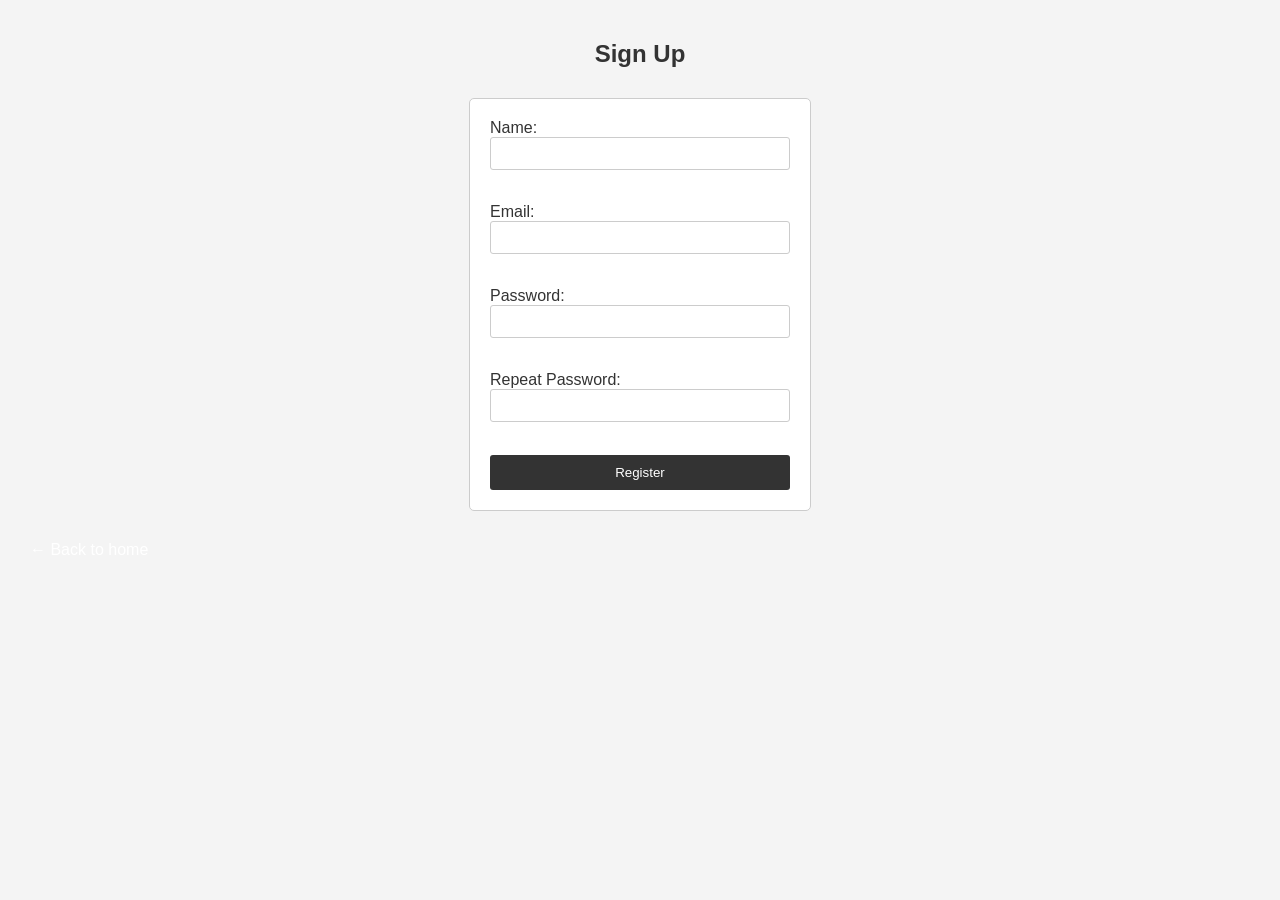
<file: reg.html>
<!DOCTYPE html>
<html>
<head>
	<meta charset="utf-8">
	<meta name="viewport" content="width=device-width, initial-scale=1">
	<title>Sign Up - ZUGI</title>
	<style>
body{
	font-family: Arial, sans-serif;
	background-color: #f4f4f4;
	color: #333;
	margin: 0;
	padding: 20px;
}

h2{
	text-align: center;
}

table{
	width: 90%;
	margin: 20px auto;
	border-collapse: collapse;
	background-color: #fff;
}

table, th, td{
	border: 1px solid #ccc;
}

th, td{
	padding: 10px;
	text-align: center;
}

th{
	background-color: #333;
	color: #fff;
}

tr:nth-child(even){
	background-color: #f9f9f9;
}

a{
	text-decoration: none;
	color: #fff;
	padding: 5px 10px;
	border-radius: 3px;
}

a[href^="edit"]{
	background-color: #2196F3;
}

a[href^="delete"]{
	background-color: #f44336;
}

a[href^="change_password"]{
	background-color: #ff9800;
}

form{
	width: 300px;
	margin: 30px auto;
	background-color: #fff;
	padding: 20px;
	border: 1px solid #ccc;
	border-radius: 5px;
}

input[type="text"],
input[type="email"],
input[type="password"]{
	width: 100%;
	padding: 8px;
	margin-bottom: 15px;
	border: 1px solid #ccc;
	border-radius: 3px;
	box-sizing: border-box;
}

input[type="submit"],
button{
	width: 100%;
	padding: 10px;
	background-color: #333;
	color: #fff;
	border: none;
	border-radius: 3px;
	cursor: pointer;
}

input[type="submit"]:hover,
button:hover{
	background-color: #555;
}

.search-box{
	text-align: center;
	margin-bottom: 20px;
}

.search-box input[type="text"]{
	width: 250px;
	display: inline-block;
	margin-bottom: 0;
}

.search-box button{
	width: auto;
	display: inline-block;
	padding: 8px 15px;
}

	</style>
</head>
<body>
<h2>Sign Up</h2>

<form action="#" method="post" data-disabled>

Name:
<br>
<input type="text" name="name" required>
<br>
<br>
Email:
<br>
<input type="email" name="email">
<br>
<br>
Password:
<br>
<input type="password" name="password">
<br>
<br>
Repeat Password:
<br>
<input type="password" name="re-password">
<br>
<br>
<input type="submit" name="submit" value="Register">

</form>
<p><a href="index.html">&larr; Back to home</a></p>
<script>
	// ---- Cart (localStorage-based, replaces PHP sessions) ----
	function getCart(){
		try { return JSON.parse(localStorage.getItem('zugi_cart') || '{}'); } catch(e){ return {}; }
	}
	function setCart(cart){
		localStorage.setItem('zugi_cart', JSON.stringify(cart));
	}
	function addToCart(id, qty){
		qty = Math.max(1, parseInt(qty) || 1);
		var cart = getCart();
		cart[id] = (cart[id] || 0) + qty;
		setCart(cart);
	}
	function updateCartCount(){
		var cart = getCart();
		var total = 0;
		Object.keys(cart).forEach(function(k){ total += cart[k]; });
		var el = document.getElementById('cart-count');
		if (el) el.textContent = total;
	}
	updateCartCount();

	// Catch "ADD TO CART" submits from any page, including ones injected later by JS
	document.addEventListener('submit', function(e){
		var form = e.target;
		if (!form.classList) return;
		if (form.classList.contains('quick-add-form') || form.classList.contains('add-to-cart-form')){
			e.preventDefault();
			var idInput = form.querySelector('input[name="id"]');
			var qtyInput = form.querySelector('input[name="qty"]');
			if (idInput){
				addToCart(idInput.value, qtyInput ? qtyInput.value : 1);
				window.location.href = 'cart.html';
			}
		}
	});

	// Non-functional demo forms (registration / edit / change password / login)
	document.addEventListener('DOMContentLoaded', function () {
		document.querySelectorAll('form[data-disabled]').forEach(function (form) {
			form.addEventListener('submit', function (e) {
				e.preventDefault();
				alert('This is a static demo site — this form is not connected to a database, so nothing is actually submitted.');
			});
		});
	});

	// ---- Dark / light mode ----
	document.addEventListener('DOMContentLoaded', function () {
	const themeBtn = document.getElementById('theme-toggle');
	const body = document.body;

	if (localStorage.getItem('theme') === 'dark') {
		body.classList.add('dark-mode');
	}

	if (themeBtn) themeBtn.addEventListener('click', function(){
		body.classList.toggle('dark-mode');
		localStorage.setItem('theme', body.classList.contains('dark-mode') ? 'dark' : 'light');
	});

	// ---- Accent color picker ----
	const colorBtn = document.getElementById('color-picker-btn');
	const colorPanel = document.getElementById('color-picker-panel');
	const swatches = document.querySelectorAll('.color-swatch');

	function setAccent(color){
		document.documentElement.style.setProperty('--accent', color);
		localStorage.setItem('accentColor', color);
		swatches.forEach(function(s){
			s.classList.toggle('active', s.dataset.color === color);
		});
	}

	const savedAccent = localStorage.getItem('accentColor');
	if (savedAccent) {
		setAccent(savedAccent);
	}

	if (colorBtn) colorBtn.addEventListener('click', function(e){
		e.stopPropagation();
		colorPanel.classList.toggle('open');
	});

	swatches.forEach(function(s){
		s.addEventListener('click', function(){
			setAccent(s.dataset.color);
			colorPanel.classList.remove('open');
		});
	});

	// ---- Search widget ----
	const searchBtn = document.getElementById('search-btn');
	const searchPanel = document.getElementById('search-panel');
	const searchInput = document.getElementById('search-input');

	if (searchBtn) searchBtn.addEventListener('click', function(e){
		e.stopPropagation();
		searchPanel.classList.toggle('open');
		if (searchPanel.classList.contains('open')) {
			searchInput.focus();
		}
	});

	document.addEventListener('click', function(e){
		if (colorPanel && !colorPanel.contains(e.target) && e.target !== colorBtn) {
			colorPanel.classList.remove('open');
		}
		if (searchPanel && !searchPanel.contains(e.target) && e.target !== searchBtn && !searchBtn.contains(e.target)) {
			searchPanel.classList.remove('open');
		}
	});

	// ---- Scroll reveal ----
	const revealSelector = '.product-card, .shop-title, .cart-item, .cart-total, .product-detail, .content .txt, .content .txt2, .content .image, .t1, .t2, .t3, .text, .text2';
	const revealItems = document.querySelectorAll(revealSelector);

	const revealObserver = new IntersectionObserver(function(entries, observer){
		entries.forEach(function(entry){
			if (entry.isIntersecting) {
				entry.target.classList.add('in-view');
				observer.unobserve(entry.target);
			}
		});
	}, { threshold: 0.15 });

	revealItems.forEach(function(item){
		revealObserver.observe(item);
	});
	});
</script>

</body>
</html>
</file>
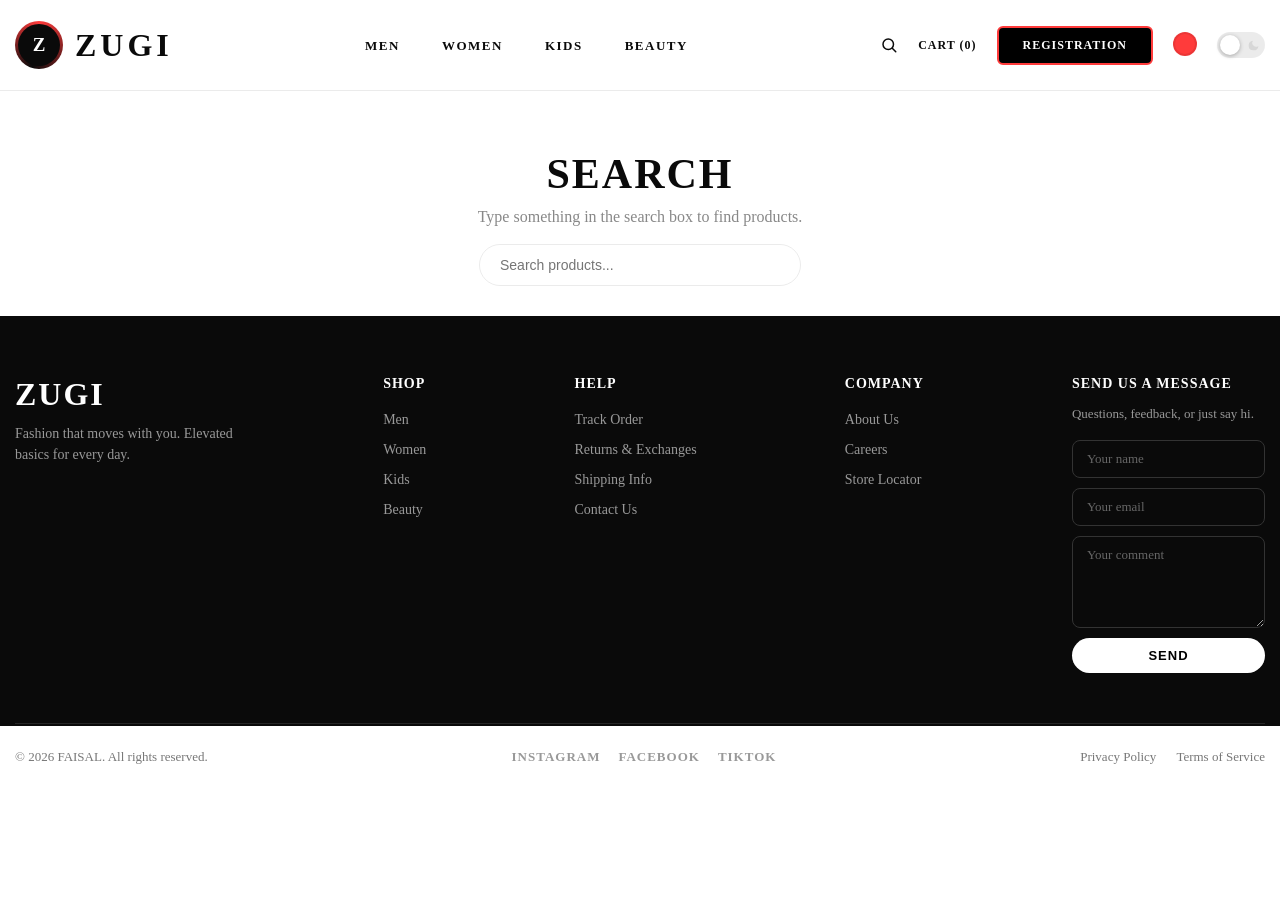
<file: search.html>
<!DOCTYPE html>
<html>
<head>
	<meta charset="utf-8">
	<meta name="viewport" content="width=device-width, initial-scale=1">
	<title>Search - ZUGI</title>
	<style>
* {
	margin: 0px;
	padding: 0px;
}
html{
	scroll-behavior: smooth;
}

/* ===== Light/Dark Mode ===== */
:root{
	--bg: #ffffff;
	--text: #0a0a0a;
	--header-bg: rgba(255,255,255,0.92);
	--card-bg: #f5f5f5;
	--card-text: #0a0a0a;
	--card-border: rgba(0,0,0,0.08);
	--accent: #ff3b3b;
	--muted: #888888;
	--shadow: rgba(0,0,0,0.12);
	--hero-bg: #d9d9d9;
}
body.dark-mode{
	--bg: #121212;
	--text: #f2f2f2;
	--header-bg: rgba(18,18,18,0.92);
	--card-bg: #1e1e1e;
	--card-text: #f2f2f2;
	--card-border: rgba(255,255,255,0.1);
	--muted: #999999;
	--shadow: rgba(0,0,0,0.4);
	--hero-bg: #1c1c1c;
}
body{
	padding-top: 90px;
	background: var(--bg);
	color: var(--text);
}
body, body *{
	transition: background-color 0.3s ease, color 0.3s ease, border-color 0.3s ease, box-shadow 0.3s ease;
}

/* Dark/light switch */
.theme-switch{
	background: none;
	border: none;
	padding: 0;
	cursor: pointer;
	display: flex;
	align-items: center;
}
.theme-switch-track{
	position: relative;
	width: 48px;
	height: 26px;
	border-radius: 20px;
	background: var(--card-border);
	display: flex;
	align-items: center;
	justify-content: space-between;
	padding: 0 5px;
	box-sizing: border-box;
}
.theme-switch-track svg{
	width: 13px;
	height: 13px;
	opacity: 0.6;
}
.theme-switch-track svg.sun-icon{ color: #f5a623; }
.theme-switch-track svg.moon-icon{ color: #c9c9c9; }
.theme-switch-thumb{
	position: absolute;
	top: 3px;
	left: 3px;
	width: 20px;
	height: 20px;
	border-radius: 50%;
	background: #ffffff;
	box-shadow: 0 1px 4px rgba(0,0,0,0.3);
	transition: transform 0.3s ease;
}
body.dark-mode .theme-switch-thumb{
	transform: translateX(22px);
}

/* Accent color picker */
/* Search widget */
.search-widget{
	position: relative;
}
.search-btn{
	background: none;
	border: none;
	cursor: pointer;
	color: var(--text);
	padding: 0;
	display: flex;
	align-items: center;
	transition: color 0.25s;
}
.search-btn svg{
	width: 18px;
	height: 18px;
}
.search-btn:hover{
	color: var(--accent);
}
.search-panel{
	display: flex;
	position: absolute;
	top: 34px;
	left: 50%;
	transform: translateX(-50%) translateY(-8px) scale(0.96);
	background: var(--card-bg);
	border: 1px solid var(--card-border);
	border-radius: 50px;
	padding: 6px;
	box-shadow: 0 8px 24px var(--shadow);
	z-index: 1100;
	opacity: 0;
	pointer-events: none;
	transition: opacity 0.2s ease, transform 0.2s ease;
}
.search-panel.open{
	opacity: 1;
	transform: translateX(-50%) translateY(0) scale(1);
	pointer-events: auto;
}
.search-panel input{
	border: none;
	background: transparent;
	outline: none;
	padding: 8px 12px;
	width: 200px;
	color: var(--card-text);
	font-size: 13px;
}
.search-panel button{
	background: var(--accent);
	color: white;
	border: none;
	border-radius: 50px;
	padding: 8px 18px;
	font-size: 11px;
	font-weight: bold;
	letter-spacing: 1px;
	cursor: pointer;
}

.color-picker{
	position: relative;
}
.color-picker-btn{
	width: 24px;
	height: 24px;
	border-radius: 50%;
	border: 2px solid var(--card-border);
	background: var(--accent);
	cursor: pointer;
	padding: 0;
}
.color-picker-panel{
	display: grid;
	position: absolute;
	top: 38px;
	right: 0;
	background: var(--card-bg);
	border: 1px solid var(--card-border);
	border-radius: 12px;
	padding: 12px;
	box-shadow: 0 8px 24px var(--shadow);
	gap: 10px;
	grid-template-columns: repeat(4, 1fr);
	z-index: 1100;
	opacity: 0;
	transform: translateY(-8px) scale(0.96);
	pointer-events: none;
	transition: opacity 0.2s ease, transform 0.2s ease;
}
.color-picker-panel.open{
	opacity: 1;
	transform: translateY(0) scale(1);
	pointer-events: auto;
}
.color-swatch{
	width: 26px;
	height: 26px;
	border-radius: 50%;
	border: 2px solid transparent;
	cursor: pointer;
	padding: 0;
	transition: transform 0.15s ease, border-color 0.2s ease;
}
.color-swatch:hover{
	transform: scale(1.15);
}
.color-swatch.active{
	border-color: var(--card-text);
	box-shadow: 0 0 0 2px var(--card-bg), 0 0 0 4px var(--card-text);
}
.color-picker-btn{
	transition: transform 0.2s ease;
}
.color-picker-btn:hover{
	transform: scale(1.12);
}
.theme-switch-track{
	transition: box-shadow 0.2s ease;
}
.theme-switch:hover .theme-switch-track{
	box-shadow: 0 0 0 3px var(--card-border);
}
.container{
	height: 10px;
	width: 1250px;
	/*background: red;*/
	margin: auto;
}
.header{
	width: 100%;
	height: 90px;
	background: var(--header-bg);
	backdrop-filter: blur(10px);
	-webkit-backdrop-filter: blur(10px);
	box-shadow: 0 1px 0 rgba(0,0,0,0.08);
	position: fixed;
	top: 0;
	left: 0;
	z-index: 1000;
}
.header .container{
	height: 100%;
	display: flex;
	align-items: center;
	justify-content: space-between;
}
.logo{
	height: auto;
	width: auto;
	margin: 0;
	position: static;
}
.logo-link{
	display: flex;
	align-items: center;
	gap: 12px;
	text-decoration: none;
	animation: logoIntro 0.7s ease both;
}
@keyframes logoIntro{
	from{ opacity: 0; transform: translateY(-8px); }
	to{ opacity: 1; transform: translateY(0); }
}
.logo-ring{
	flex-shrink: 0;
	width: 42px;
	height: 42px;
	border-radius: 50%;
	padding: 3px;
	display: flex;
	align-items: center;
	justify-content: center;
	background: conic-gradient(from 0deg, var(--accent), #0a0a0a 55%, var(--accent));
	animation: logoSpin 5s linear infinite;
	transition: animation-duration 0.3s ease;
}
.logo-badge{
	width: 100%;
	height: 100%;
	border-radius: 50%;
	background: #0a0a0a;
	color: #fff;
	display: flex;
	align-items: center;
	justify-content: center;
	font-family: Cooper, Georgia, serif;
	font-size: 19px;
	font-weight: 700;
	animation: logoSpinReverse 5s linear infinite;
}
@keyframes logoSpin{
	to{ transform: rotate(360deg); }
}
@keyframes logoSpinReverse{
	to{ transform: rotate(-360deg); }
}
.logo-link:hover .logo-ring{
	animation-duration: 1.4s;
}
.logo-link:hover .logo-badge{
	animation-duration: 1.4s;
}
.logo h1{
	font-size: 32px;
	font-family: Cooper, Georgia, serif;
	letter-spacing: 4px;
	color: var(--text);
	transition: letter-spacing 0.3s ease, color 0.3s ease;
}
.logo-link:hover h1{
	letter-spacing: 6px;
	color: var(--accent);
}
.navi{
	height: auto;
	width: auto;
}
.navi ul{
	display: flex;
	align-items: center;
	gap: 8px;
}
.navi ul li{
	display: inline;
}
.navi ul li a{
	position: relative;
	color: var(--text);
	text-decoration: none;
	padding: 8px 17px;
	font-weight: 700;
	font-size: 13px;
	letter-spacing: 1.5px;
	transition: color 0.25s;
}
.navi ul li a::after{
	content: "";
	position: absolute;
	left: 17px;
	right: 17px;
	bottom: 4px;
	height: 2px;
	background: var(--accent);
	transform: scaleX(0);
	transform-origin: right;
	transition: transform 0.3s ease;
}
.navi ul li a:hover{
	color: var(--accent);
}
.navi ul li a:hover::after{
	transform: scaleX(1);
	transform-origin: left;
}
.header-icons{
	display: flex;
	align-items: center;
	gap: 20px;
}
.header-icons a{
	color: var(--text);
	text-decoration: none;
	font-size: 12px;
	font-weight: 700;
	letter-spacing: 1px;
	transition: color 0.25s;
}
.header-icons a:hover{
	color: var(--accent);
}
.content{
	width: 100%;
	height: 650px;
	background: var(--hero-bg);
}
.thankyou{
	width: 100%;
	min-height: 450px;
	background: #fff;
	display: flex;
	align-items: center;
	justify-content: center;
}
.thankyou .container{
	height: auto;
	display: flex;
	align-items: center;
	justify-content: center;
}
.thankyou-card{
	max-width: 480px;
	width: 100%;
	text-align: center;
	padding: 70px 20px;
}
.thankyou-icon{
	width: 64px;
	height: 64px;
	border-radius: 50%;
	background: #0a0a0a;
	color: #fff;
	display: flex;
	align-items: center;
	justify-content: center;
	font-size: 28px;
	margin: 0 auto 24px;
	animation: thankyouPop 0.5s ease both;
}
@keyframes thankyouPop{
	from{ transform: scale(0); opacity: 0; }
	to{ transform: scale(1); opacity: 1; }
}
.thankyou-card h1{
	font-size: 36px;
	letter-spacing: 2px;
	color: #0a0a0a;
	margin-bottom: 18px;
	animation: logoIntro 0.6s ease both;
}
.thankyou-card p{
	font-size: 15px;
	color: #555;
	line-height: 1.6;
	margin-bottom: 30px;
}
.thankyou-btn{
	display: inline-block;
	background: #0a0a0a;
	color: #fff;
	text-decoration: none;
	padding: 14px 36px;
	border-radius: 50px;
	font-weight: bold;
	letter-spacing: 1px;
	font-size: 13px;
	transition: background 0.3s ease;
}
.thankyou-btn:hover{
	background: var(--accent);
}
.txt {
	height: 50px;
	width: 400px;
	/*background: red;*/
	position: relative;
	right: -70px;
	top: 100px;
	color: var(--text);

}
.image{
	height: 650px;
	width: 650px;
	/*background: black;*/
	margin: auto;
	position: relative;
	top: -426px;
	background-image: url(walk.png);
	background-size: 650px 650px;

}
.walk{
	height: 400px;
	width: 1020px;
	/*background: red;*/
	margin: auto;
	position: relative;
	top: 50px;
}
.walk h1{
	font-size: 400px;
	color: var(--text);
	-webkit-text-stroke: 3px var(--accent);
	text-stroke: 3px var(--accent);
}
.txt2{
	height: 100px;
	width: 150px;
	/*background: red;*/
	position: relative;
	top: -600px;
	right: -1070px;
	color: var(--text);
}
.content2{
	width: 100%;
	height: 300px;
	background: black;
}
.g1{
	height: 200px;
	width: 180px;
	background: var(--accent);
	position: relative;
	right: -50px;
	top: 49px;
	background-image: url(men.jpg);
	background-size: cover;
	/*border: solid skyblue;*/
	border-radius: 10px;
}
.g1:hover{
	transform: 
	perspective(600px)
	rotateX(20deg)
	rotateY(-20deg)
	scale(1.1);
	}
.g2{
	height: 200px;
	width: 180px;
	background: pink;
	position: relative;
	right: -815px;
	top: -148px;
	background-image: url(kido.jfif);
	background-size: cover;
	/*border: solid yellow;*/
	border-radius: 10px;
}
.g2:hover{
	transform: 
	perspective(600px)
	rotateX(20deg)
	rotateY(-20deg)
	scale(1.1);
	}
.g3{
	height: 200px;
	width: 180px;
	background: orange;
	position: relative;
	right: -435px;
	top: -350px;
	background-image: url(woman.jpg);
	background-size: cover;
	/*border: solid red;*/
	border-radius: 10px;
}
.g3:hover{
	transform: 
	perspective(600px)
	rotateX(20deg)
	rotateY(-20deg)
	scale(1.1);
	}
.t1{
	height: 100px;
	width: 150px;
	/*background: red;*/
	position: relative;
    right: -260px;
    top: -525px;
}
.t1 h2{
	color: white;
}
.t1 p{
	color: white;
}
.t1 a{
	color: white;
	text-decoration: none;
}
.t1 a:hover{
	color: var(--accent);
	transition: 2s;
}
.t2{
	height: 100px;
	width: 150px;
	/*background: blue;*/
	position: relative;
    right: -645px;
    top: -623px;
}
.t2 h2{
	color: white;
}
.t2 p{
	color: white;
}
.t2 a{
	color: white;
	text-decoration: none;
} 
.t2 a:hover{
	color: var(--accent);
	transition: 2s;
}

.t3{
	height: 100px;
	width: 150px;
	/*background: red;*/
	position: relative;
    right: -1025px;
    top: -721px;
}
.t3 h2{
	color: white;
}
.t3 p{
	color: white;
}
.t3 a{
	color: white;
	text-decoration: none;
}
.t3 a:hover{
	color: var(--accent);
	transition: 2s;
}
.content3{
	height: 500px;
	width: 100%;
	background: var(--hero-bg);
	background-image: url(model.png);
	background-repeat: no-repeat;
	background-position: center center;
    background-size: 690px;
}
.text{
	height: 15px;
	width: 200px;
	/*background: black;*/
	position: relative;
	top: 70px;
	right: -45px;
	color: var(--text);
}
.text h1{
	font-size: 100px;
	-webkit-text-stroke: 2px var(--accent);
	text-stroke: 2px var(--accent);

}
.text p{
	font-size: 20px;
	font-weight: bold;
}
.text2 {
  height: 40px;
  width: 220px;
  background: black;
  display: flex;              /* makes centering easy */
  justify-content: center;    /* horizontal center */
  align-items: center;        /* vertical center */
  margin-top: 425px;
  position: relative;
  right: -50px;
  border-radius: 50px;
}

.text2 a {
  display: inline-block;
  color: white;               /* so text is visible on black */
  text-decoration: none;      /* removes underline */
  font-weight: bold;          /* optional – makes it look more like a button */
  line-height: 30px;          /* also helps vertical centering */
  width: 100%;                /* optional – makes the whole bar clickable */
  text-align: center;         /* extra safety for centering */
}

.content4{
	width: 100%;
	height: 340px;
	background: #0a0a0a;
	padding-top: 60px;
	padding-bottom: 10px;
}
.content4 .container{
	height: auto;
}
.footer-top{
	display: flex;
	justify-content: space-between;
	flex-wrap: wrap;
	gap: 40px;
	padding-bottom: 50px;
}
.footer-brand{
	max-width: 220px;
}
.footer-brand h2{
	color: white;
	font-size: 32px;
	letter-spacing: 2px;
}
.footer-brand p{
	color: #999;
	font-size: 14px;
	margin-top: 10px;
	line-height: 1.5;
}
.footer-col h4{
	color: white;
	font-size: 14px;
	letter-spacing: 1px;
	margin-bottom: 18px;
}
.footer-col ul{
	list-style: none;
}
.footer-col ul li{
	margin-bottom: 12px;
}
.footer-col ul li a{
	color: #999;
	text-decoration: none;
	font-size: 14px;
	transition: color 0.3s;
}
.footer-col ul li a:hover{
	color: var(--accent);
}
.footer-newsletter{
	max-width: 260px;
}
.footer-newsletter h4{
	color: white;
	font-size: 14px;
	letter-spacing: 1px;
	margin-bottom: 12px;
}
.footer-newsletter p{
	color: #999;
	font-size: 13px;
	margin-bottom: 16px;
	line-height: 1.5;
}
.footer-form{
	display: flex;
	flex-direction: column;
	gap: 10px;
}
.footer-form input,
.footer-form textarea{
	background: transparent;
	border: 1px solid #333;
	border-radius: 8px;
	outline: none;
	padding: 10px 14px;
	color: white;
	font-size: 13px;
	font-family: inherit;
}
.footer-form input::placeholder,
.footer-form textarea::placeholder{
	color: #666;
}
.footer-form input:focus,
.footer-form textarea:focus{
	border-color: var(--accent);
}
.footer-form textarea{
	resize: vertical;
	min-height: 70px;
}
.footer-form button{
	background: white;
	color: black;
	border: none;
	border-radius: 50px;
	padding: 10px 0;
	font-weight: bold;
	font-size: 13px;
	letter-spacing: 1px;
	cursor: pointer;
	transition: background 0.25s, color 0.25s;
}
.footer-form button:hover{
	background: var(--accent);
	color: white;
}
.footer-divider{
	height: 1px;
	width: 100%;
	background: #262626;
}
.footer-bottom{
	display: flex;
	justify-content: space-between;
	align-items: center;
	flex-wrap: wrap;
	gap: 20px;
	padding: 25px 0;
}
.footer-bottom p{
	color: #777;
	font-size: 13px;
}
.footer-social{
	display: flex;
	gap: 18px;
}
.footer-social a{
	color: #999;
	text-decoration: none;
	font-size: 13px;
	font-weight: bold;
	letter-spacing: 1px;
	transition: color 0.3s;
}
.footer-social a:hover{
	color: var(--accent);
}
.footer-legal{
	display: flex;
	gap: 20px;
}
.footer-legal a{
	color: #777;
	text-decoration: none;
	font-size: 13px;
	transition: color 0.3s;
}
.footer-legal a:hover{
	color: white;
}
@media (max-width: 1250px){
	.container{
		width: 90%;
	}
}
@media (max-width: 700px){
	.footer-top{
		flex-direction: column;
		gap: 30px;
	}
	.footer-bottom{
		flex-direction: column;
		align-items: flex-start;
	}
}
.header-icons a.register {
  display: inline-block;
  padding: 10px 24px;
  background-color: #000;
  color: #ffffff;
  border: solid var(--accent) 2px;
  border-radius: 6px;
}
.header-icons a.register:hover {
	background-color: var(--accent);
	border: solid black 2px;
	color: black;
	transition: 2s;

}

/* ===== Registration Form ===== */
body.register-page {
  height: 100vh;
  display: flex;
  align-items: center;
  justify-content: center;
  background: #000;
  padding-top: 0;
}

.form-wrapper {
  position: relative;
  width: 850px;
  max-width: 90%;
  padding: 60px 50px;
  border-radius: 20px;
  overflow: hidden;
  background-image: url('moon.jfif'); /* put your image path here */
  background-size: cover;
  background-position: center;
}

.form-wrapper::before {
  content: "";
  position: absolute;
  top: 0; left: 0; right: 0; bottom: 0;
  background: rgba(20, 25, 55, 0.55);
  z-index: 0;
}

.form-wrapper > * {
  position: relative;
  z-index: 1;
}

.form-title {
  text-align: center;
  color: #ffffff;
  font-size: 32px;
  font-weight: 700;
  margin-bottom: 12px;
}

.form-underline {
  width: 60px;
  height: 3px;
  background: #ffffff;
  margin: 0 auto 40px;
  border-radius: 2px;
}

.form-row {
  display: flex;
  gap: 24px;
  margin-bottom: 20px;
}

.form-group {
  flex: 1;
}

.form-group input {
  width: 100%;
  padding: 16px 22px;
  border-radius: 50px;
  border: 1px solid rgba(255, 255, 255, 0.4);
  background: rgba(255, 255, 255, 0.12);
  backdrop-filter: blur(8px);
  -webkit-backdrop-filter: blur(8px);
  color: #ffffff;
  font-size: 14px;
  outline: none;
  box-sizing: border-box;
  transition: background 0.3s ease, border-color 0.3s ease;
}

.form-group input::placeholder {
  color: rgba(255, 255, 255, 0.75);
}

.form-group input:focus {
  background: rgba(255, 255, 255, 0.2);
  border-color: #ffffff;
}

.form-submit {
  text-align: center;
  margin-top: 30px;
}

.form-submit button {
  padding: 14px 60px;
  border: none;
  border-radius: 50px;
  background: #ef6b5b;
  color: #ffffff;
  font-size: 15px;
  font-weight: 600;
  letter-spacing: 0.5px;
  cursor: pointer;
  transition: background 0.3s ease, transform 0.2s ease;
}

.form-submit button:hover {
  background: #e2503e;
  transform: translateY(-2px);
}

@media (max-width: 600px) {
  .form-row {
    flex-direction: column;
    gap: 20px;
  }
}
.pose{
	height: 500px;
	width: 280px;
	/*background: red;*/
	position: relative;
	right: -10px;
	top: 49px;
	background-image: url(pose1.png);
	background-size: cover;
	/*border: solid skyblue;*/
	border-radius: 10px;
}

/* ===== Shop Pages (men/women/kids) ===== */
.shop-page{
	width: 1250px;
	height: auto;
	margin: auto;
}
@media (max-width: 1250px){
	.shop-page{
		width: 90%;
	}
}
.shop-title{
	text-align: center;
	padding: 60px 0 30px;
}
.shop-title h1{
	font-size: 42px;
	letter-spacing: 2px;
	color: var(--text);
}
.shop-title p{
	color: #888;
	margin-top: 10px;
}
.product-grid{
	display: flex;
	flex-wrap: wrap;
	justify-content: center;
	gap: 25px;
	padding-bottom: 70px;
}
.product-card{
	width: 270px;
	background: var(--card-bg);
	border: 1px solid var(--card-border);
	border-radius: 10px;
	overflow: hidden;
	text-align: center;
	padding-bottom: 16px;
	box-shadow: 0 4px 14px rgba(0,0,0,0.12);
	transition: transform 0.3s ease, box-shadow 0.3s ease;
}
.product-card:hover{
	transform: translateY(-6px);
	box-shadow: 0 8px 20px rgba(0,0,0,0.18);
}
.product-img{
	height: 320px;
	width: 100%;
	background-size: cover;
	background-position: center;
	background-color: rgba(128,128,128,0.15);
	border-radius: 10px 10px 0 0;
}
.product-name{
	margin-top: 14px;
	font-weight: bold;
	color: var(--card-text);
}
.product-price{
	margin-top: 6px;
	color: var(--accent);
	font-weight: bold;
}
.product-link{
	display: block;
	color: inherit;
	text-decoration: none;
}
.quick-add-form{
	margin-top: 14px;
	padding: 0 16px;
}
.quick-add-form button{
	background: #0a0a0a;
	color: white;
	border: none;
	border-radius: 50px;
	padding: 9px 22px;
	font-size: 11px;
	font-weight: bold;
	letter-spacing: 1px;
	cursor: pointer;
	transition: background 0.25s;
}
.quick-add-form button:hover{
	background: var(--accent);
}

/* ===== Product Detail Page ===== */
.product-detail{
	display: flex;
	flex-wrap: wrap;
	gap: 50px;
	padding-bottom: 80px;
}
.product-detail-img-wrap{
	flex: 1 1 450px;
	height: 550px;
	border-radius: 10px;
	overflow: hidden;
	background-color: rgba(128,128,128,0.15);
}
.product-detail-img{
	width: 100%;
	height: 100%;
	background-size: cover;
	background-position: center;
	animation: productZoom 6s ease-in-out infinite alternate;
}
@keyframes productZoom{
	from{ transform: scale(1); }
	to{ transform: scale(1.08); }
}
.product-detail-info{
	flex: 1 1 400px;
}
.product-detail-info h1{
	font-size: 34px;
	letter-spacing: 1px;
	color: var(--text);
	margin-bottom: 12px;
}
.product-detail-price{
	font-size: 22px;
	color: var(--accent);
	font-weight: bold;
	margin-bottom: 22px;
}
.product-detail-desc{
	color: var(--text);
	line-height: 1.7;
	margin-bottom: 26px;
}
.product-detail-meta p{
	margin-bottom: 14px;
	color: var(--text);
}
.size-box{
	display: inline-block;
	border: 1px solid var(--card-border);
	padding: 6px 14px;
	margin: 6px 8px 0 0;
	border-radius: 6px;
	font-size: 13px;
}
.add-to-cart-form{
	margin-top: 28px;
	display: flex;
	gap: 12px;
	align-items: center;
}
.add-to-cart-form input[type="number"]{
	width: 70px;
	padding: 12px;
	border: 1px solid var(--card-border);
	border-radius: 6px;
	background: transparent;
	color: var(--text);
	font-size: 14px;
}
.add-to-cart-form button{
	background: #0a0a0a;
	color: white;
	border: none;
	border-radius: 50px;
	padding: 14px 36px;
	font-weight: bold;
	letter-spacing: 1px;
	cursor: pointer;
	transition: background 0.25s;
}
.add-to-cart-form button:hover{
	background: var(--accent);
}
.back-link{
	margin-top: 26px;
}
.back-link a{
	color: var(--text);
	font-size: 13px;
	text-decoration: none;
}
.back-link a:hover{
	color: var(--accent);
}

/* ===== Cart Page ===== */
.cart-empty{
	text-align: center;
	padding-bottom: 70px;
	color: var(--text);
}
.cart-empty a{
	color: var(--accent);
	text-decoration: none;
}
.cart-list{
	display: flex;
	flex-direction: column;
	gap: 16px;
	padding-bottom: 40px;
}
.cart-item{
	display: flex;
	align-items: center;
	gap: 20px;
	background: var(--card-bg);
	border: 1px solid var(--card-border);
	border-radius: 10px;
	padding: 14px 20px;
}
.cart-item-img{
	width: 80px;
	height: 80px;
	flex-shrink: 0;
	background-size: cover;
	background-position: center;
	background-color: rgba(128,128,128,0.15);
	border-radius: 8px;
}
.cart-item-info{
	flex: 1;
}
.cart-item-name{
	font-weight: bold;
	color: var(--card-text);
}
.cart-item-price{
	color: #888;
	font-size: 13px;
	margin-top: 4px;
}
.cart-item-qty{
	display: flex;
	align-items: center;
	gap: 8px;
}
.cart-item-qty input{
	width: 55px;
	padding: 8px;
	border: 1px solid var(--card-border);
	border-radius: 6px;
	background: transparent;
	color: var(--card-text);
}
.cart-item-qty button,
.cart-remove-btn{
	background: none;
	border: 1px solid var(--card-border);
	border-radius: 6px;
	padding: 8px 14px;
	font-size: 11px;
	font-weight: bold;
	letter-spacing: 0.5px;
	cursor: pointer;
	color: var(--card-text);
	transition: 0.25s;
}
.cart-item-qty button:hover{
	border-color: #0a0a0a;
}
.cart-remove-btn:hover{
	background: var(--accent);
	color: white;
	border-color: var(--accent);
}
.cart-item-subtotal{
	font-weight: bold;
	color: var(--card-text);
	width: 80px;
	text-align: right;
}
.cart-total{
	text-align: right;
	font-size: 20px;
	font-weight: bold;
	color: var(--text);
	padding-bottom: 60px;
}

/* ===== Scroll Reveal ===== */
.product-card,
.shop-title,
.cart-item,
.cart-total,
.product-detail,
.content .txt,
.content .txt2,
.content .image,
.t1, .t2, .t3,
.text, .text2{
	opacity: 0;
	transform: translateY(28px);
	transition: opacity 0.7s ease, transform 0.7s ease;
}
.in-view{
	opacity: 1 !important;
	transform: translateY(0) !important;
}
.product-grid .product-card:nth-child(1){ transition-delay: 0.05s; }
.product-grid .product-card:nth-child(2){ transition-delay: 0.1s; }
.product-grid .product-card:nth-child(3){ transition-delay: 0.15s; }
.product-grid .product-card:nth-child(4){ transition-delay: 0.2s; }
.product-grid .product-card:nth-child(5){ transition-delay: 0.25s; }
.product-grid .product-card:nth-child(6){ transition-delay: 0.3s; }
.product-grid .product-card:nth-child(7){ transition-delay: 0.35s; }
.product-grid .product-card:nth-child(8){ transition-delay: 0.4s; }
	</style>
</head>
<body>
<div class="header">
	<div class="container">
		<div class="logo">
			<a href="index.html" class="logo-link">
				<span class="logo-ring">
					<span class="logo-badge">Z</span>
				</span>
				<h1>ZUGI</h1>
			</a>
		</div>
		<div class="navi">
			<ul>
				<li><a href="men.html">MEN</a></li>
				<li><a href="women.html">WOMEN</a></li>
				<li><a href="kids.html">KIDS</a></li>
				<li><a href="beauty.html">BEAUTY</a></li>
			</ul>
		</div>
		<div class="header-icons">
			<div class="search-widget">
				<button type="button" class="search-btn" id="search-btn" aria-label="Search">
					<svg viewBox="0 0 24 24" fill="none" stroke="currentColor" stroke-width="2" stroke-linecap="round"><circle cx="11" cy="11" r="7"/><path d="M21 21l-4.3-4.3"/></svg>
				</button>
				<form action="search.html" method="GET" class="search-panel" id="search-panel">
					<input type="text" name="q" id="search-input" placeholder="Search products..." autocomplete="off">
					<button type="submit">GO</button>
				</form>
			</div>
			<a href="cart.html">CART (<span id="cart-count">0</span>)</a>
			<a href="reg.html" class="register">REGISTRATION</a>

			<div class="color-picker">
				<button type="button" class="color-picker-btn" id="color-picker-btn" aria-label="Change theme color"></button>
				<div class="color-picker-panel" id="color-picker-panel">
					<button type="button" class="color-swatch" data-color="#ff3b3b" style="background:#ff3b3b;" aria-label="Red" title="Red"></button>
					<button type="button" class="color-swatch" data-color="#3b82f6" style="background:#3b82f6;" aria-label="Blue" title="Blue"></button>
					<button type="button" class="color-swatch" data-color="#22c55e" style="background:#22c55e;" aria-label="Green" title="Green"></button>
					<button type="button" class="color-swatch" data-color="#a855f7" style="background:#a855f7;" aria-label="Purple" title="Purple"></button>
					<button type="button" class="color-swatch" data-color="#f97316" style="background:#f97316;" aria-label="Orange" title="Orange"></button>
					<button type="button" class="color-swatch" data-color="#ec4899" style="background:#ec4899;" aria-label="Pink" title="Pink"></button>
					<button type="button" class="color-swatch" data-color="#14b8a6" style="background:#14b8a6;" aria-label="Teal" title="Teal"></button>
				</div>
			</div>

			<button id="theme-toggle" type="button" class="theme-switch" aria-label="Toggle dark mode">
				<span class="theme-switch-track">
					<svg class="sun-icon" viewBox="0 0 24 24" fill="none" stroke="currentColor" stroke-width="2" stroke-linecap="round"><circle cx="12" cy="12" r="4"/><path d="M12 2v2M12 20v2M4.9 4.9l1.4 1.4M17.7 17.7l1.4 1.4M2 12h2M20 12h2M4.9 19.1l1.4-1.4M17.7 6.3l1.4-1.4"/></svg>
					<svg class="moon-icon" viewBox="0 0 24 24" fill="currentColor"><path d="M21 12.8A9 9 0 1111.2 3a7 7 0 009.8 9.8z"/></svg>
					<span class="theme-switch-thumb"></span>
				</span>
			</button>
		</div>
	</div>
</div>
<div class="shop-page">
	<div class="shop-title">
		<h1>SEARCH</h1>
		<p id="search-subtitle">Type something in the search box to find products.</p>
		<br>
		<input type="text" id="search-input-page" placeholder="Search products..." style="padding:12px 20px;border-radius:50px;border:1px solid var(--card-border);background:transparent;color:var(--text);font-size:14px;width:280px;max-width:90%;">
	</div>
	<div id="search-results"></div>
</div>
<div class="content4">
	<div class="container">
		<div class="footer-top">
			<div class="footer-brand">
				<h2>ZUGI</h2>
				<p>Fashion that moves with you. Elevated basics for every day.</p>
			</div>
			<div class="footer-col">
				<h4>SHOP</h4>
				<ul>
					<li><a href="men.html">Men</a></li>
					<li><a href="women.html">Women</a></li>
					<li><a href="kids.html">Kids</a></li>
					<li><a href="beauty.html">Beauty</a></li>
				</ul>
			</div>
			<div class="footer-col">
				<h4>HELP</h4>
				<ul>
					<li><a href="#">Track Order</a></li>
					<li><a href="#">Returns &amp; Exchanges</a></li>
					<li><a href="#">Shipping Info</a></li>
					<li><a href="#">Contact Us</a></li>
				</ul>
			</div>
			<div class="footer-col">
				<h4>COMPANY</h4>
				<ul>
					<li><a href="#">About Us</a></li>
					<li><a href="#">Careers</a></li>
					<li><a href="#">Store Locator</a></li>
				</ul>
			</div>
			<div class="footer-newsletter">
				<h4>SEND US A MESSAGE</h4>
				<p>Questions, feedback, or just say hi.</p>
				<!--
					FORMSPREE SETUP:
					1. Go to https://formspree.io and create a free account.
					2. Create a new form and copy your form endpoint (looks like
					   https://formspree.io/f/xxxxabcd).
					3. Replace YOUR_FORM_ID below with that ID.
					4. Formspree will redirect to thankyou.html automatically
					   because of the hidden _next field below.
				-->
				<form class="footer-form" action="https://formspree.io/f/YOUR_FORM_ID" method="POST">
					<input type="hidden" name="_next" value="thankyou.html">
					<input type="text" name="name" placeholder="Your name" required>
					<input type="email" name="email" placeholder="Your email" required>
					<textarea name="comment" placeholder="Your comment" rows="3" required></textarea>
					<button type="submit">SEND</button>
				</form>
			</div>
		</div>
		<div class="footer-divider"></div>
		<div class="footer-bottom">
			<p>&copy; 2026 FAISAL. All rights reserved.</p>
			<div class="footer-social">
				<a href="#">INSTAGRAM</a>
				<a href="#">FACEBOOK</a>
				<a href="#">TIKTOK</a>
			</div>
			<div class="footer-legal">
				<a href="#">Privacy Policy</a>
				<a href="#">Terms of Service</a>
			</div>
		</div>
	</div>
</div>
<script>
	// ---- Cart (localStorage-based, replaces PHP sessions) ----
	function getCart(){
		try { return JSON.parse(localStorage.getItem('zugi_cart') || '{}'); } catch(e){ return {}; }
	}
	function setCart(cart){
		localStorage.setItem('zugi_cart', JSON.stringify(cart));
	}
	function addToCart(id, qty){
		qty = Math.max(1, parseInt(qty) || 1);
		var cart = getCart();
		cart[id] = (cart[id] || 0) + qty;
		setCart(cart);
	}
	function updateCartCount(){
		var cart = getCart();
		var total = 0;
		Object.keys(cart).forEach(function(k){ total += cart[k]; });
		var el = document.getElementById('cart-count');
		if (el) el.textContent = total;
	}
	updateCartCount();

	// Catch "ADD TO CART" submits from any page, including ones injected later by JS
	document.addEventListener('submit', function(e){
		var form = e.target;
		if (!form.classList) return;
		if (form.classList.contains('quick-add-form') || form.classList.contains('add-to-cart-form')){
			e.preventDefault();
			var idInput = form.querySelector('input[name="id"]');
			var qtyInput = form.querySelector('input[name="qty"]');
			if (idInput){
				addToCart(idInput.value, qtyInput ? qtyInput.value : 1);
				window.location.href = 'cart.html';
			}
		}
	});

	// Non-functional demo forms (registration / edit / change password / login)
	document.addEventListener('DOMContentLoaded', function () {
		document.querySelectorAll('form[data-disabled]').forEach(function (form) {
			form.addEventListener('submit', function (e) {
				e.preventDefault();
				alert('This is a static demo site — this form is not connected to a database, so nothing is actually submitted.');
			});
		});
	});

	// ---- Dark / light mode ----
	document.addEventListener('DOMContentLoaded', function () {
	const themeBtn = document.getElementById('theme-toggle');
	const body = document.body;

	if (localStorage.getItem('theme') === 'dark') {
		body.classList.add('dark-mode');
	}

	if (themeBtn) themeBtn.addEventListener('click', function(){
		body.classList.toggle('dark-mode');
		localStorage.setItem('theme', body.classList.contains('dark-mode') ? 'dark' : 'light');
	});

	// ---- Accent color picker ----
	const colorBtn = document.getElementById('color-picker-btn');
	const colorPanel = document.getElementById('color-picker-panel');
	const swatches = document.querySelectorAll('.color-swatch');

	function setAccent(color){
		document.documentElement.style.setProperty('--accent', color);
		localStorage.setItem('accentColor', color);
		swatches.forEach(function(s){
			s.classList.toggle('active', s.dataset.color === color);
		});
	}

	const savedAccent = localStorage.getItem('accentColor');
	if (savedAccent) {
		setAccent(savedAccent);
	}

	if (colorBtn) colorBtn.addEventListener('click', function(e){
		e.stopPropagation();
		colorPanel.classList.toggle('open');
	});

	swatches.forEach(function(s){
		s.addEventListener('click', function(){
			setAccent(s.dataset.color);
			colorPanel.classList.remove('open');
		});
	});

	// ---- Search widget ----
	const searchBtn = document.getElementById('search-btn');
	const searchPanel = document.getElementById('search-panel');
	const searchInput = document.getElementById('search-input');

	if (searchBtn) searchBtn.addEventListener('click', function(e){
		e.stopPropagation();
		searchPanel.classList.toggle('open');
		if (searchPanel.classList.contains('open')) {
			searchInput.focus();
		}
	});

	document.addEventListener('click', function(e){
		if (colorPanel && !colorPanel.contains(e.target) && e.target !== colorBtn) {
			colorPanel.classList.remove('open');
		}
		if (searchPanel && !searchPanel.contains(e.target) && e.target !== searchBtn && !searchBtn.contains(e.target)) {
			searchPanel.classList.remove('open');
		}
	});

	// ---- Scroll reveal ----
	const revealSelector = '.product-card, .shop-title, .cart-item, .cart-total, .product-detail, .content .txt, .content .txt2, .content .image, .t1, .t2, .t3, .text, .text2';
	const revealItems = document.querySelectorAll(revealSelector);

	const revealObserver = new IntersectionObserver(function(entries, observer){
		entries.forEach(function(entry){
			if (entry.isIntersecting) {
				entry.target.classList.add('in-view');
				observer.unobserve(entry.target);
			}
		});
	}, { threshold: 0.15 });

	revealItems.forEach(function(item){
		revealObserver.observe(item);
	});
	});
</script>
<script>
var PRODUCTS = {"1": {"category": "men", "name": "Classic Tee", "price": 24.99, "img": "men1.jpg", "color": "Black", "sizes": ["S", "M", "L", "XL"], "details": "100% cotton crewneck tee with a relaxed fit and soft hand-feel. Pre-shrunk fabric, ribbed collar, and reinforced stitching for everyday wear."}, "2": {"category": "men", "name": "Denim Jacket", "price": 59.99, "img": "men2.jpg", "color": "Indigo Wash", "sizes": ["S", "M", "L", "XL"], "details": "Classic trucker-style denim jacket with a slightly worn wash, button-front closure, and two chest pockets. Layers easily over any outfit."}, "3": {"category": "men", "name": "Cargo Pants", "price": 44.99, "img": "men3.jpg", "color": "Olive Green", "sizes": ["30", "32", "34", "36"], "details": "Durable cotton-twill cargo pants with side utility pockets and an adjustable waistband. Built for comfort with a straight, relaxed leg."}, "4": {"category": "men", "name": "Hoodie", "price": 39.99, "img": "men4.jpg", "color": "Charcoal Gray", "sizes": ["S", "M", "L", "XL"], "details": "Heavyweight fleece pullover hoodie with a kangaroo pocket, ribbed cuffs, and an adjustable drawstring hood. Soft on the inside, built to last."}, "5": {"category": "men", "name": "Chino Shorts", "price": 29.99, "img": "men5.jpg", "color": "Beige", "sizes": ["30", "32", "34", "36"], "details": "Lightweight cotton chino shorts with a clean, pressed look. Side and back pockets, mid-length cut, perfect for warm-weather days."}, "6": {"category": "men", "name": "Bomber Jacket", "price": 69.99, "img": "men6.jpg", "color": "Black", "sizes": ["S", "M", "L", "XL"], "details": "Satin-finish bomber jacket with a ribbed collar, cuffs, and hem. Full front zip, side pockets, and a sleek silhouette for everyday layering."}, "7": {"category": "women", "name": "Black Boots", "price": 49.99, "img": "women1.jpg", "color": "Black", "sizes": ["XS", "S", "M", "L"], "details": "Pair of black leather ankle boots with a low block heel and clean stitching detail, smooth leather texture with a subtle sheen."}, "8": {"category": "women", "name": "Black Coat", "price": 34.99, "img": "women2.jpg", "color": "Black", "sizes": ["XS", "S", "M", "L"], "details": "Relaxed-fit linen black coat with a button-front. Breathable fabric, perfect for layering or wearing."}, "9": {"category": "women", "name": "High-Waist Jeans", "price": 54.99, "img": "women3.jpg", "color": "Medium Blue", "sizes": ["24", "26", "28", "30"], "details": "High-waisted denim jeans with a slim straight leg and a touch of stretch for comfort. A timeless everyday staple."}, "10": {"category": "women", "name": "Knit Cardigan", "price": 44.99, "img": "women4.jpg", "color": "Cream", "sizes": ["XS", "S", "M", "L"], "details": "Open-front chunky knit cardigan with ribbed cuffs and hem. Warm, cozy, and easy to throw on over any outfit."}, "11": {"category": "women", "name": "White t-shirt", "price": 39.99, "img": "women5.jpg", "color": "Black", "sizes": ["XS", "S", "M", "L"], "details": "White linen t-shirt, relaxed fit with a visible button placket down the front and a pocket detail, slightly textured linen weave."}, "12": {"category": "women", "name": "Tailored Suit", "price": 64.99, "img": "women6.jpg", "color": "Black", "sizes": ["XS", "S", "M", "L"], "details": "Full-suit tailored with structured shoulders and a fitted waist. A sharp layer for work or a night out."}, "14": {"category": "kids", "name": "Graphic Tee", "price": 14.99, "img": "kids1.jpg", "color": "White", "sizes": ["2-3Y", "4-5Y", "6-7Y", "8-9Y"], "details": "Soft cotton t-shirt with a simple, fun print. Durable enough for playtime, easy to wash and wear again."}, "15": {"category": "kids", "name": "Joggers", "price": 19.99, "img": "kids2.jpg", "color": "Gray", "sizes": ["2-3Y", "4-5Y", "6-7Y", "8-9Y"], "details": "Cotton-fleece jogger pants with an elastic waistband and cuffed ankles. Comfortable stretch for all-day movement."}, "16": {"category": "kids", "name": "Puffer Vest", "price": 29.99, "img": "kids3.jpg", "color": "Navy Blue", "sizes": ["2-3Y", "4-5Y", "6-7Y", "8-9Y"], "details": "Lightweight quilted puffer vest with a full front zip. Warm layering piece, easy to move around in."}, "17": {"category": "kids", "name": "Denim Overalls", "price": 27.99, "img": "kids4.jpg", "color": "Light Blue", "sizes": ["2-3Y", "4-5Y", "6-7Y", "8-9Y"], "details": "Classic denim overalls with adjustable shoulder straps and a front bib pocket. Durable and easy to layer over a tee."}, "18": {"category": "kids", "name": "Hooded Sweatshirt", "price": 22.99, "img": "kids5.jpg", "color": "Red", "sizes": ["2-3Y", "4-5Y", "6-7Y", "8-9Y"], "details": "Soft pullover hoodie with a kangaroo pocket and ribbed cuffs. Warm, comfortable, and built for everyday adventures."}, "19": {"category": "kids", "name": "Sneakers", "price": 34.99, "img": "kids6.jpg", "color": "White", "sizes": ["10C", "11C", "12C", "13C", "1Y"], "details": "Lightweight low-top sneakers with a cushioned sole and easy velcro closure. Built for running around all day."}, "20": {"category": "beauty", "name": "Hydrating Moisturizer", "price": 22.99, "img": "beauty1.jpg", "color": "Fragrance-Free", "sizes": ["30ml", "50ml", "100ml"], "details": "Lightweight daily moisturizer that hydrates without feeling heavy. Suitable for all skin types, fragrance-free formula."}, "21": {"category": "beauty", "name": "Matte Lipstick", "price": 16.99, "img": "beauty2.jpg", "color": "Classic Red", "sizes": ["Standard"], "details": "Long-wearing matte lipstick with full-coverage color in one swipe. Comfortable, non-drying formula."}, "22": {"category": "beauty", "name": "Signature Perfume", "price": 49.99, "img": "beauty3.jpg", "color": "Warm Amber", "sizes": ["30ml", "50ml", "100ml"], "details": "A warm, signature scent with notes of amber and soft musk. Long-lasting wear from morning to night."}, "23": {"category": "beauty", "name": "Vitamin C Serum", "price": 27.99, "img": "beauty4.jpg", "color": "Brightening", "sizes": ["15ml", "30ml"], "details": "Brightening vitamin C serum that helps even skin tone and add radiance. Lightweight, fast-absorbing formula."}, "24": {"category": "beauty", "name": "Foundation", "price": 24.99, "img": "beauty5.jpg", "color": "Natural Beige", "sizes": ["30ml"], "details": "Buildable, natural-finish foundation that evens out skin tone while letting your skin breathe. Lightweight all-day wear."}, "25": {"category": "beauty", "name": "Body Lotion", "price": 18.99, "img": "beauty6.jpg", "color": "Fragrance-Free", "sizes": ["100ml", "200ml"], "details": "Fast-absorbing body lotion that leaves skin soft and hydrated without a greasy feel. Daily use, all skin types."}};

function renderResults(q){
	var titleP = document.getElementById('search-subtitle');
	var root = document.getElementById('search-results');
	if (!q) {
		titleP.textContent = 'Type something in the search box to find products.';
		root.innerHTML = '';
		return;
	}
	var ql = q.toLowerCase();
	var results = Object.keys(PRODUCTS).filter(function(id){
		var p = PRODUCTS[id];
		return p.name.toLowerCase().indexOf(ql) !== -1 ||
			p.category.toLowerCase().indexOf(ql) !== -1 ||
			p.color.toLowerCase().indexOf(ql) !== -1;
	});
	titleP.textContent = results.length + ' result' + (results.length === 1 ? '' : 's') + ' for "' + q + '"';
	if (results.length === 0) {
		root.innerHTML = '<p class="cart-empty">No products found for "' + q + '". <a href="explore.html">Browse all products →</a></p>';
		return;
	}
	var html = '<div class="product-grid">';
	results.forEach(function(id){
		var p = PRODUCTS[id];
		html +=
			'<div class="product-card">' +
				'<a href="product.html?id=' + id + '" class="product-link">' +
					'<div class="product-img" style="background-image:url(' + p.img + ');"></div>' +
					'<div class="product-name">' + p.name + '</div>' +
					'<div class="product-price">$' + p.price.toFixed(2) + '</div>' +
				'</a>' +
				'<form action="#" method="post" class="quick-add-form">' +
					'<input type="hidden" name="id" value="' + id + '">' +
					'<input type="hidden" name="qty" value="1">' +
					'<button type="submit">ADD TO CART</button>' +
				'</form>' +
			'</div>';
	});
	html += '</div>';
	root.innerHTML = html;
}

document.addEventListener('DOMContentLoaded', function(){
	var params = new URLSearchParams(window.location.search);
	var q = (params.get('q') || '').trim();
	var input = document.getElementById('search-input-page');
	if (input) input.value = q;
	renderResults(q);
	if (input) {
		input.addEventListener('input', function(){
			var val = input.value.trim();
			renderResults(val);
			var url = new URL(window.location);
			if (val) url.searchParams.set('q', val);
			else url.searchParams.delete('q');
			window.history.replaceState({}, '', url);
		});
	}
});
</script>
</body>
</html>
</file>
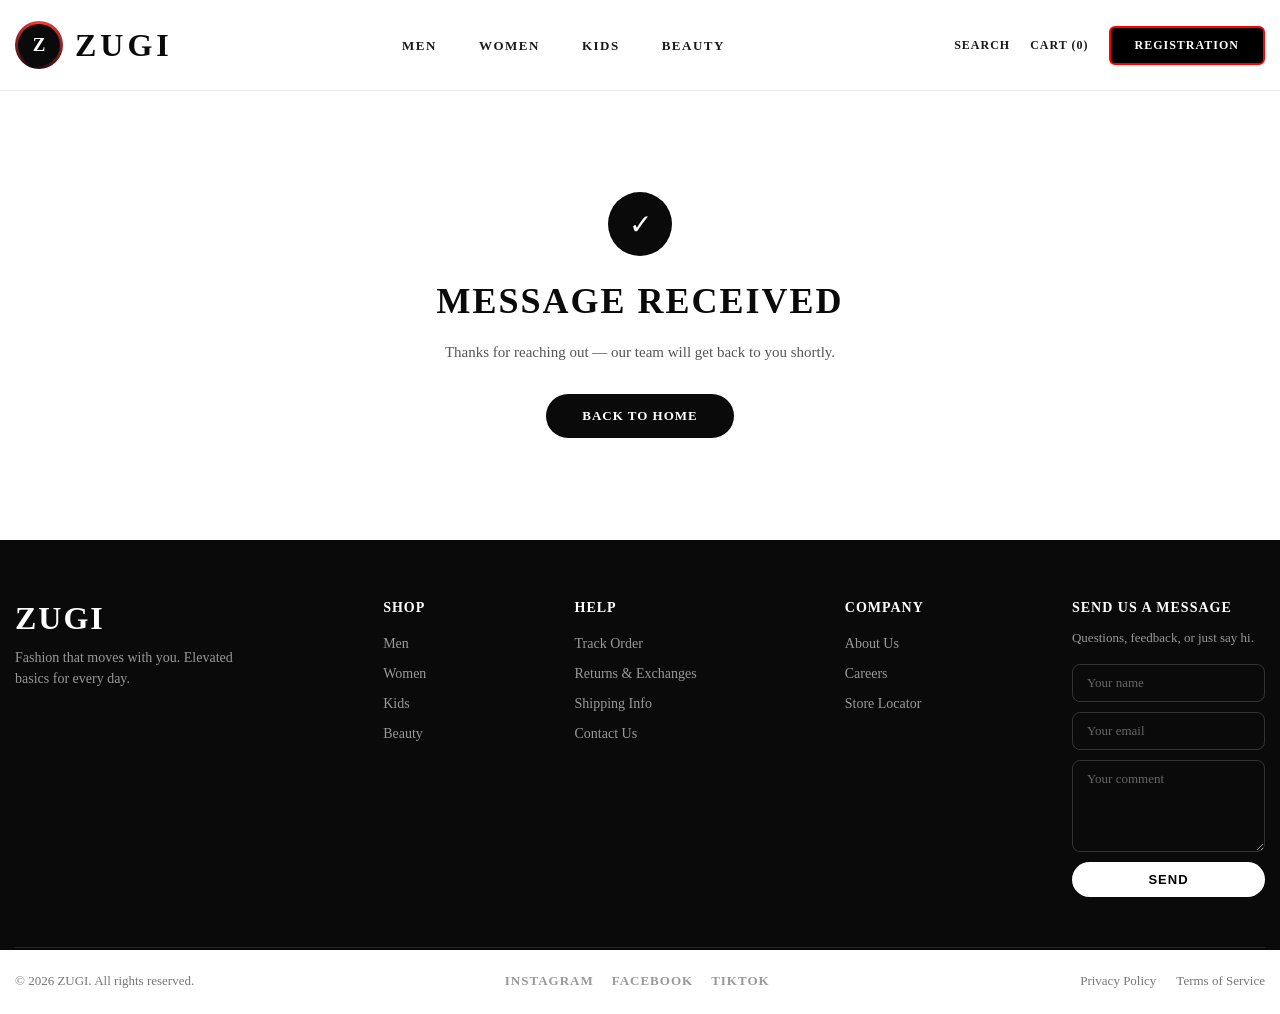
<file: thankyou.html>
<!DOCTYPE html>
<html>
<head>
	<meta charset="utf-8">
	<meta name="viewport" content="width=device-width, initial-scale=1">
	<title>ZUGI - Thank You</title>
	<link rel="stylesheet" href="style.css">
	
</head>
<body>
<div class="header">
	<div class="container">
		<div class="logo">
			<a href="index.html" class="logo-link">
				<span class="logo-ring">
					<span class="logo-badge">Z</span>
				</span>
				<h1>ZUGI</h1>
			</a>
		</div>
		<div class="navi">
			<ul>
				<li><a href="#">MEN</a></li>
				<li><a href="#">WOMEN</a></li>
				<li><a href="#">KIDS</a></li>
				<li><a href="#">BEAUTY</a></li>
			</ul>
		</div>
		<div class="header-icons">
			<a href="#">SEARCH</a>
			<a href="#">CART (0)</a>
			<a href="reg.html" class="register">REGISTRATION</a>
		</div>
	</div>
</div>
<div class="thankyou">
	<div class="container">
		<div class="thankyou-card">
			<div class="thankyou-icon">&#10003;</div>
			<h1>MESSAGE RECEIVED</h1>
			<p>Thanks for reaching out — our team will get back to you shortly.</p>
			<a href="index.html" class="thankyou-btn">BACK TO HOME</a>
		</div>
	</div>
</div>
<div class="content4">
	<div class="container">
		<div class="footer-top">
			<div class="footer-brand">
				<h2>ZUGI</h2>
				<p>Fashion that moves with you. Elevated basics for every day.</p>
			</div>
			<div class="footer-col">
				<h4>SHOP</h4>
				<ul>
					<li><a href="#">Men</a></li>
					<li><a href="#">Women</a></li>
					<li><a href="#">Kids</a></li>
					<li><a href="#">Beauty</a></li>
				</ul>
			</div>
			<div class="footer-col">
				<h4>HELP</h4>
				<ul>
					<li><a href="#">Track Order</a></li>
					<li><a href="#">Returns &amp; Exchanges</a></li>
					<li><a href="#">Shipping Info</a></li>
					<li><a href="#">Contact Us</a></li>
				</ul>
			</div>
			<div class="footer-col">
				<h4>COMPANY</h4>
				<ul>
					<li><a href="#">About Us</a></li>
					<li><a href="#">Careers</a></li>
					<li><a href="#">Store Locator</a></li>
				</ul>
			</div>
			<div class="footer-newsletter">
				<h4>SEND US A MESSAGE</h4>
				<p>Questions, feedback, or just say hi.</p>
				<!--
					FORMSPREE SETUP:
					1. Go to https://formspree.io and create a free account.
					2. Create a new form and copy your form endpoint (looks like
					   https://formspree.io/f/xxxxabcd).
					3. Replace YOUR_FORM_ID below with that ID.
					4. Formspree will redirect to thankyou.html automatically
					   because of the hidden _next field below.
				-->
				<form class="footer-form" action="https://formspree.io/f/YOUR_FORM_ID" method="POST">
					<input type="hidden" name="_next" value="thankyou.html">
					<input type="text" name="name" placeholder="Your name" required>
					<input type="email" name="email" placeholder="Your email" required>
					<textarea name="comment" placeholder="Your comment" rows="3" required></textarea>
					<button type="submit">SEND</button>
				</form>
			</div>
		</div>
		<div class="footer-divider"></div>
		<div class="footer-bottom">
			<p>&copy; 2026 ZUGI. All rights reserved.</p>
			<div class="footer-social">
				<a href="#">INSTAGRAM</a>
				<a href="#">FACEBOOK</a>
				<a href="#">TIKTOK</a>
			</div>
			<div class="footer-legal">
				<a href="#">Privacy Policy</a>
				<a href="#">Terms of Service</a>
			</div>
		</div>
	</div>
</div>
<script>
document.addEventListener('DOMContentLoaded', function () {
	document.querySelectorAll('form[data-disabled]').forEach(function (form) {
		form.addEventListener('submit', function (e) {
			e.preventDefault();
			alert('This is a static demo site — this form is not connected to a database, so nothing is actually submitted.');
		});
	});
});
</script>
</body>
</html>
</file>
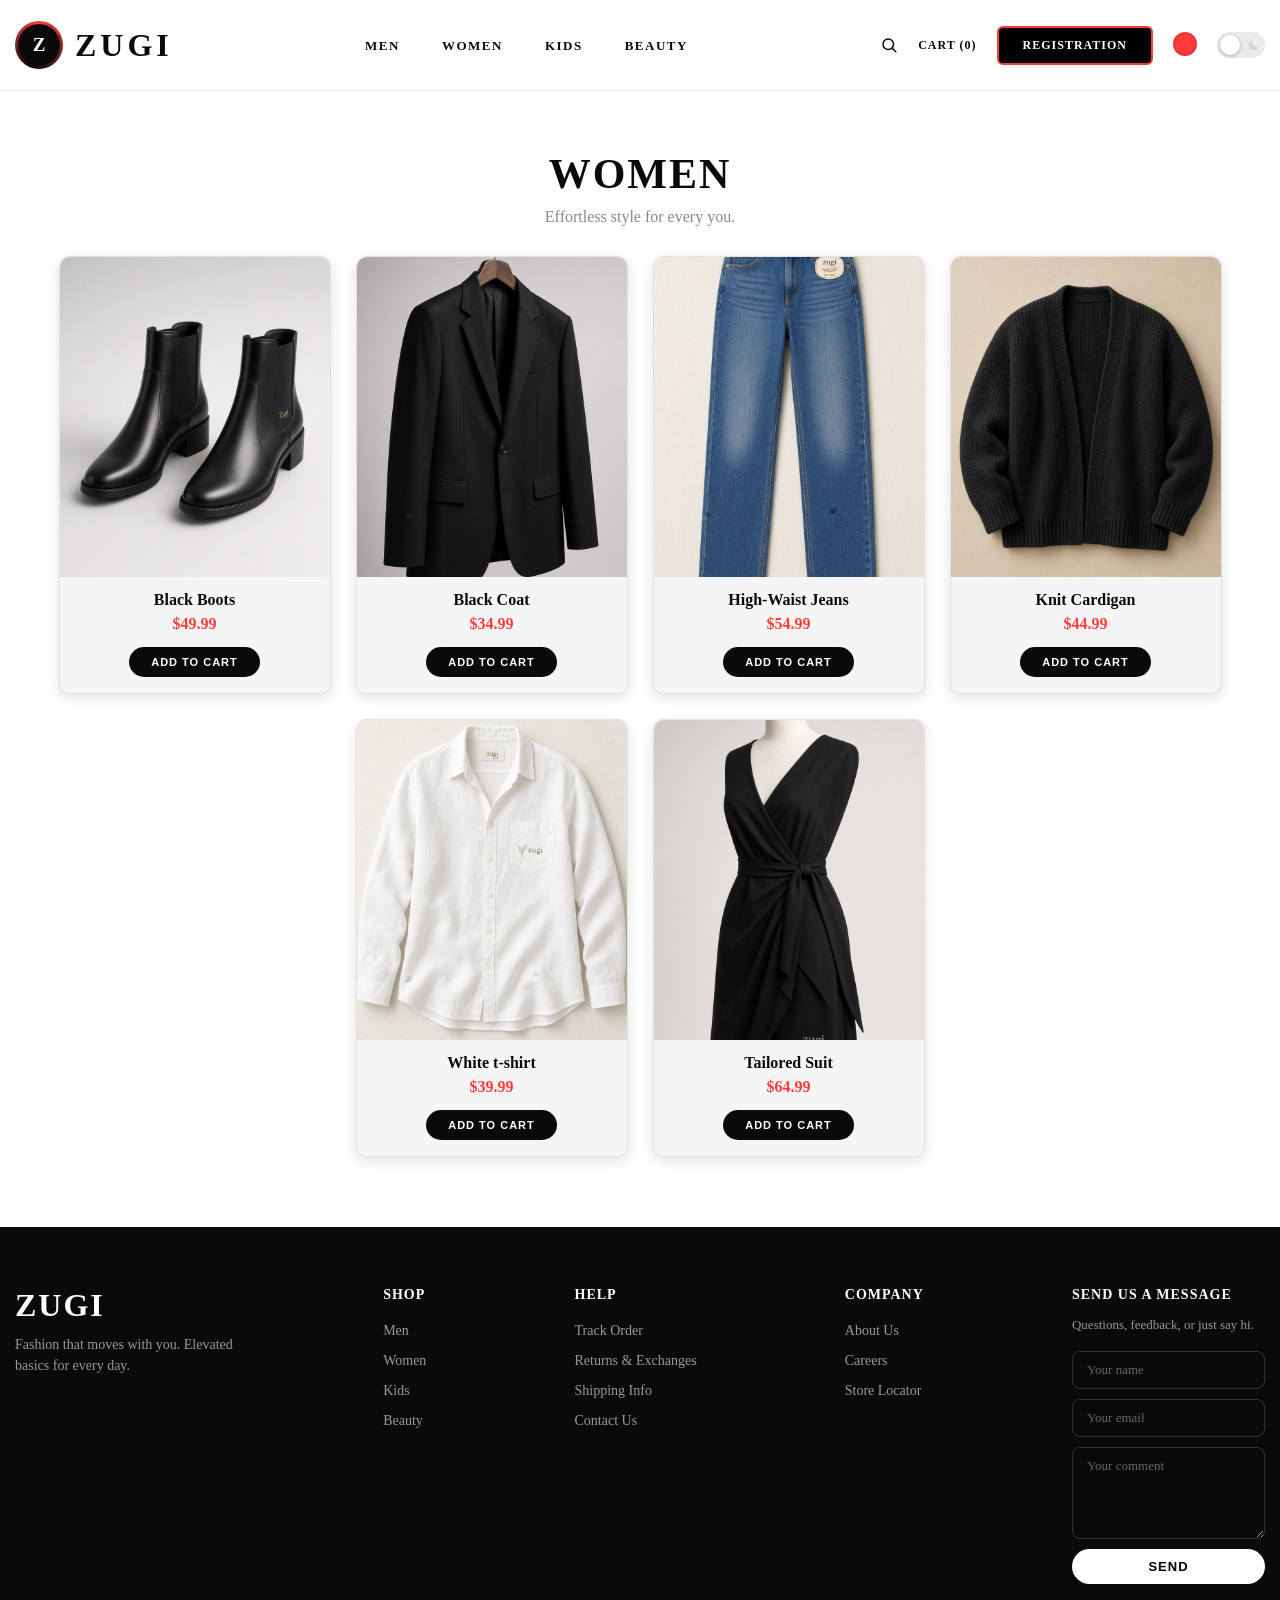
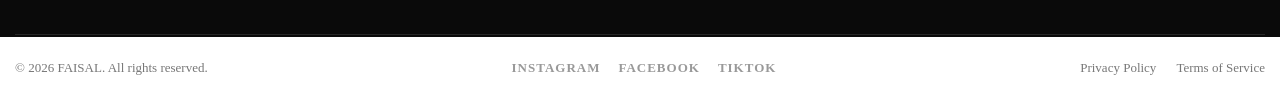
<file: women.html>
<!DOCTYPE html>
<html>
<head>
	<meta charset="utf-8">
	<meta name="viewport" content="width=device-width, initial-scale=1">
	<title>WOMEN - ZUGI</title>
	<style>
* {
	margin: 0px;
	padding: 0px;
}
html{
	scroll-behavior: smooth;
}

/* ===== Light/Dark Mode ===== */
:root{
	--bg: #ffffff;
	--text: #0a0a0a;
	--header-bg: rgba(255,255,255,0.92);
	--card-bg: #f5f5f5;
	--card-text: #0a0a0a;
	--card-border: rgba(0,0,0,0.08);
	--accent: #ff3b3b;
	--muted: #888888;
	--shadow: rgba(0,0,0,0.12);
	--hero-bg: #d9d9d9;
}
body.dark-mode{
	--bg: #121212;
	--text: #f2f2f2;
	--header-bg: rgba(18,18,18,0.92);
	--card-bg: #1e1e1e;
	--card-text: #f2f2f2;
	--card-border: rgba(255,255,255,0.1);
	--muted: #999999;
	--shadow: rgba(0,0,0,0.4);
	--hero-bg: #1c1c1c;
}
body{
	padding-top: 90px;
	background: var(--bg);
	color: var(--text);
}
body, body *{
	transition: background-color 0.3s ease, color 0.3s ease, border-color 0.3s ease, box-shadow 0.3s ease;
}

/* Dark/light switch */
.theme-switch{
	background: none;
	border: none;
	padding: 0;
	cursor: pointer;
	display: flex;
	align-items: center;
}
.theme-switch-track{
	position: relative;
	width: 48px;
	height: 26px;
	border-radius: 20px;
	background: var(--card-border);
	display: flex;
	align-items: center;
	justify-content: space-between;
	padding: 0 5px;
	box-sizing: border-box;
}
.theme-switch-track svg{
	width: 13px;
	height: 13px;
	opacity: 0.6;
}
.theme-switch-track svg.sun-icon{ color: #f5a623; }
.theme-switch-track svg.moon-icon{ color: #c9c9c9; }
.theme-switch-thumb{
	position: absolute;
	top: 3px;
	left: 3px;
	width: 20px;
	height: 20px;
	border-radius: 50%;
	background: #ffffff;
	box-shadow: 0 1px 4px rgba(0,0,0,0.3);
	transition: transform 0.3s ease;
}
body.dark-mode .theme-switch-thumb{
	transform: translateX(22px);
}

/* Accent color picker */
/* Search widget */
.search-widget{
	position: relative;
}
.search-btn{
	background: none;
	border: none;
	cursor: pointer;
	color: var(--text);
	padding: 0;
	display: flex;
	align-items: center;
	transition: color 0.25s;
}
.search-btn svg{
	width: 18px;
	height: 18px;
}
.search-btn:hover{
	color: var(--accent);
}
.search-panel{
	display: flex;
	position: absolute;
	top: 34px;
	left: 50%;
	transform: translateX(-50%) translateY(-8px) scale(0.96);
	background: var(--card-bg);
	border: 1px solid var(--card-border);
	border-radius: 50px;
	padding: 6px;
	box-shadow: 0 8px 24px var(--shadow);
	z-index: 1100;
	opacity: 0;
	pointer-events: none;
	transition: opacity 0.2s ease, transform 0.2s ease;
}
.search-panel.open{
	opacity: 1;
	transform: translateX(-50%) translateY(0) scale(1);
	pointer-events: auto;
}
.search-panel input{
	border: none;
	background: transparent;
	outline: none;
	padding: 8px 12px;
	width: 200px;
	color: var(--card-text);
	font-size: 13px;
}
.search-panel button{
	background: var(--accent);
	color: white;
	border: none;
	border-radius: 50px;
	padding: 8px 18px;
	font-size: 11px;
	font-weight: bold;
	letter-spacing: 1px;
	cursor: pointer;
}

.color-picker{
	position: relative;
}
.color-picker-btn{
	width: 24px;
	height: 24px;
	border-radius: 50%;
	border: 2px solid var(--card-border);
	background: var(--accent);
	cursor: pointer;
	padding: 0;
}
.color-picker-panel{
	display: grid;
	position: absolute;
	top: 38px;
	right: 0;
	background: var(--card-bg);
	border: 1px solid var(--card-border);
	border-radius: 12px;
	padding: 12px;
	box-shadow: 0 8px 24px var(--shadow);
	gap: 10px;
	grid-template-columns: repeat(4, 1fr);
	z-index: 1100;
	opacity: 0;
	transform: translateY(-8px) scale(0.96);
	pointer-events: none;
	transition: opacity 0.2s ease, transform 0.2s ease;
}
.color-picker-panel.open{
	opacity: 1;
	transform: translateY(0) scale(1);
	pointer-events: auto;
}
.color-swatch{
	width: 26px;
	height: 26px;
	border-radius: 50%;
	border: 2px solid transparent;
	cursor: pointer;
	padding: 0;
	transition: transform 0.15s ease, border-color 0.2s ease;
}
.color-swatch:hover{
	transform: scale(1.15);
}
.color-swatch.active{
	border-color: var(--card-text);
	box-shadow: 0 0 0 2px var(--card-bg), 0 0 0 4px var(--card-text);
}
.color-picker-btn{
	transition: transform 0.2s ease;
}
.color-picker-btn:hover{
	transform: scale(1.12);
}
.theme-switch-track{
	transition: box-shadow 0.2s ease;
}
.theme-switch:hover .theme-switch-track{
	box-shadow: 0 0 0 3px var(--card-border);
}
.container{
	height: 10px;
	width: 1250px;
	/*background: red;*/
	margin: auto;
}
.header{
	width: 100%;
	height: 90px;
	background: var(--header-bg);
	backdrop-filter: blur(10px);
	-webkit-backdrop-filter: blur(10px);
	box-shadow: 0 1px 0 rgba(0,0,0,0.08);
	position: fixed;
	top: 0;
	left: 0;
	z-index: 1000;
}
.header .container{
	height: 100%;
	display: flex;
	align-items: center;
	justify-content: space-between;
}
.logo{
	height: auto;
	width: auto;
	margin: 0;
	position: static;
}
.logo-link{
	display: flex;
	align-items: center;
	gap: 12px;
	text-decoration: none;
	animation: logoIntro 0.7s ease both;
}
@keyframes logoIntro{
	from{ opacity: 0; transform: translateY(-8px); }
	to{ opacity: 1; transform: translateY(0); }
}
.logo-ring{
	flex-shrink: 0;
	width: 42px;
	height: 42px;
	border-radius: 50%;
	padding: 3px;
	display: flex;
	align-items: center;
	justify-content: center;
	background: conic-gradient(from 0deg, var(--accent), #0a0a0a 55%, var(--accent));
	animation: logoSpin 5s linear infinite;
	transition: animation-duration 0.3s ease;
}
.logo-badge{
	width: 100%;
	height: 100%;
	border-radius: 50%;
	background: #0a0a0a;
	color: #fff;
	display: flex;
	align-items: center;
	justify-content: center;
	font-family: Cooper, Georgia, serif;
	font-size: 19px;
	font-weight: 700;
	animation: logoSpinReverse 5s linear infinite;
}
@keyframes logoSpin{
	to{ transform: rotate(360deg); }
}
@keyframes logoSpinReverse{
	to{ transform: rotate(-360deg); }
}
.logo-link:hover .logo-ring{
	animation-duration: 1.4s;
}
.logo-link:hover .logo-badge{
	animation-duration: 1.4s;
}
.logo h1{
	font-size: 32px;
	font-family: Cooper, Georgia, serif;
	letter-spacing: 4px;
	color: var(--text);
	transition: letter-spacing 0.3s ease, color 0.3s ease;
}
.logo-link:hover h1{
	letter-spacing: 6px;
	color: var(--accent);
}
.navi{
	height: auto;
	width: auto;
}
.navi ul{
	display: flex;
	align-items: center;
	gap: 8px;
}
.navi ul li{
	display: inline;
}
.navi ul li a{
	position: relative;
	color: var(--text);
	text-decoration: none;
	padding: 8px 17px;
	font-weight: 700;
	font-size: 13px;
	letter-spacing: 1.5px;
	transition: color 0.25s;
}
.navi ul li a::after{
	content: "";
	position: absolute;
	left: 17px;
	right: 17px;
	bottom: 4px;
	height: 2px;
	background: var(--accent);
	transform: scaleX(0);
	transform-origin: right;
	transition: transform 0.3s ease;
}
.navi ul li a:hover{
	color: var(--accent);
}
.navi ul li a:hover::after{
	transform: scaleX(1);
	transform-origin: left;
}
.header-icons{
	display: flex;
	align-items: center;
	gap: 20px;
}
.header-icons a{
	color: var(--text);
	text-decoration: none;
	font-size: 12px;
	font-weight: 700;
	letter-spacing: 1px;
	transition: color 0.25s;
}
.header-icons a:hover{
	color: var(--accent);
}
.content{
	width: 100%;
	height: 650px;
	background: var(--hero-bg);
}
.thankyou{
	width: 100%;
	min-height: 450px;
	background: #fff;
	display: flex;
	align-items: center;
	justify-content: center;
}
.thankyou .container{
	height: auto;
	display: flex;
	align-items: center;
	justify-content: center;
}
.thankyou-card{
	max-width: 480px;
	width: 100%;
	text-align: center;
	padding: 70px 20px;
}
.thankyou-icon{
	width: 64px;
	height: 64px;
	border-radius: 50%;
	background: #0a0a0a;
	color: #fff;
	display: flex;
	align-items: center;
	justify-content: center;
	font-size: 28px;
	margin: 0 auto 24px;
	animation: thankyouPop 0.5s ease both;
}
@keyframes thankyouPop{
	from{ transform: scale(0); opacity: 0; }
	to{ transform: scale(1); opacity: 1; }
}
.thankyou-card h1{
	font-size: 36px;
	letter-spacing: 2px;
	color: #0a0a0a;
	margin-bottom: 18px;
	animation: logoIntro 0.6s ease both;
}
.thankyou-card p{
	font-size: 15px;
	color: #555;
	line-height: 1.6;
	margin-bottom: 30px;
}
.thankyou-btn{
	display: inline-block;
	background: #0a0a0a;
	color: #fff;
	text-decoration: none;
	padding: 14px 36px;
	border-radius: 50px;
	font-weight: bold;
	letter-spacing: 1px;
	font-size: 13px;
	transition: background 0.3s ease;
}
.thankyou-btn:hover{
	background: var(--accent);
}
.txt {
	height: 50px;
	width: 400px;
	/*background: red;*/
	position: relative;
	right: -70px;
	top: 100px;
	color: var(--text);

}
.image{
	height: 650px;
	width: 650px;
	/*background: black;*/
	margin: auto;
	position: relative;
	top: -426px;
	background-image: url(walk.png);
	background-size: 650px 650px;

}
.walk{
	height: 400px;
	width: 1020px;
	/*background: red;*/
	margin: auto;
	position: relative;
	top: 50px;
}
.walk h1{
	font-size: 400px;
	color: var(--text);
	-webkit-text-stroke: 3px var(--accent);
	text-stroke: 3px var(--accent);
}
.txt2{
	height: 100px;
	width: 150px;
	/*background: red;*/
	position: relative;
	top: -600px;
	right: -1070px;
	color: var(--text);
}
.content2{
	width: 100%;
	height: 300px;
	background: black;
}
.g1{
	height: 200px;
	width: 180px;
	background: var(--accent);
	position: relative;
	right: -50px;
	top: 49px;
	background-image: url(men.jpg);
	background-size: cover;
	/*border: solid skyblue;*/
	border-radius: 10px;
}
.g1:hover{
	transform: 
	perspective(600px)
	rotateX(20deg)
	rotateY(-20deg)
	scale(1.1);
	}
.g2{
	height: 200px;
	width: 180px;
	background: pink;
	position: relative;
	right: -815px;
	top: -148px;
	background-image: url(kido.jfif);
	background-size: cover;
	/*border: solid yellow;*/
	border-radius: 10px;
}
.g2:hover{
	transform: 
	perspective(600px)
	rotateX(20deg)
	rotateY(-20deg)
	scale(1.1);
	}
.g3{
	height: 200px;
	width: 180px;
	background: orange;
	position: relative;
	right: -435px;
	top: -350px;
	background-image: url(woman.jpg);
	background-size: cover;
	/*border: solid red;*/
	border-radius: 10px;
}
.g3:hover{
	transform: 
	perspective(600px)
	rotateX(20deg)
	rotateY(-20deg)
	scale(1.1);
	}
.t1{
	height: 100px;
	width: 150px;
	/*background: red;*/
	position: relative;
    right: -260px;
    top: -525px;
}
.t1 h2{
	color: white;
}
.t1 p{
	color: white;
}
.t1 a{
	color: white;
	text-decoration: none;
}
.t1 a:hover{
	color: var(--accent);
	transition: 2s;
}
.t2{
	height: 100px;
	width: 150px;
	/*background: blue;*/
	position: relative;
    right: -645px;
    top: -623px;
}
.t2 h2{
	color: white;
}
.t2 p{
	color: white;
}
.t2 a{
	color: white;
	text-decoration: none;
} 
.t2 a:hover{
	color: var(--accent);
	transition: 2s;
}

.t3{
	height: 100px;
	width: 150px;
	/*background: red;*/
	position: relative;
    right: -1025px;
    top: -721px;
}
.t3 h2{
	color: white;
}
.t3 p{
	color: white;
}
.t3 a{
	color: white;
	text-decoration: none;
}
.t3 a:hover{
	color: var(--accent);
	transition: 2s;
}
.content3{
	height: 500px;
	width: 100%;
	background: var(--hero-bg);
	background-image: url(model.png);
	background-repeat: no-repeat;
	background-position: center center;
    background-size: 690px;
}
.text{
	height: 15px;
	width: 200px;
	/*background: black;*/
	position: relative;
	top: 70px;
	right: -45px;
	color: var(--text);
}
.text h1{
	font-size: 100px;
	-webkit-text-stroke: 2px var(--accent);
	text-stroke: 2px var(--accent);

}
.text p{
	font-size: 20px;
	font-weight: bold;
}
.text2 {
  height: 40px;
  width: 220px;
  background: black;
  display: flex;              /* makes centering easy */
  justify-content: center;    /* horizontal center */
  align-items: center;        /* vertical center */
  margin-top: 425px;
  position: relative;
  right: -50px;
  border-radius: 50px;
}

.text2 a {
  display: inline-block;
  color: white;               /* so text is visible on black */
  text-decoration: none;      /* removes underline */
  font-weight: bold;          /* optional – makes it look more like a button */
  line-height: 30px;          /* also helps vertical centering */
  width: 100%;                /* optional – makes the whole bar clickable */
  text-align: center;         /* extra safety for centering */
}

.content4{
	width: 100%;
	height: 340px;
	background: #0a0a0a;
	padding-top: 60px;
	padding-bottom: 10px;
}
.content4 .container{
	height: auto;
}
.footer-top{
	display: flex;
	justify-content: space-between;
	flex-wrap: wrap;
	gap: 40px;
	padding-bottom: 50px;
}
.footer-brand{
	max-width: 220px;
}
.footer-brand h2{
	color: white;
	font-size: 32px;
	letter-spacing: 2px;
}
.footer-brand p{
	color: #999;
	font-size: 14px;
	margin-top: 10px;
	line-height: 1.5;
}
.footer-col h4{
	color: white;
	font-size: 14px;
	letter-spacing: 1px;
	margin-bottom: 18px;
}
.footer-col ul{
	list-style: none;
}
.footer-col ul li{
	margin-bottom: 12px;
}
.footer-col ul li a{
	color: #999;
	text-decoration: none;
	font-size: 14px;
	transition: color 0.3s;
}
.footer-col ul li a:hover{
	color: var(--accent);
}
.footer-newsletter{
	max-width: 260px;
}
.footer-newsletter h4{
	color: white;
	font-size: 14px;
	letter-spacing: 1px;
	margin-bottom: 12px;
}
.footer-newsletter p{
	color: #999;
	font-size: 13px;
	margin-bottom: 16px;
	line-height: 1.5;
}
.footer-form{
	display: flex;
	flex-direction: column;
	gap: 10px;
}
.footer-form input,
.footer-form textarea{
	background: transparent;
	border: 1px solid #333;
	border-radius: 8px;
	outline: none;
	padding: 10px 14px;
	color: white;
	font-size: 13px;
	font-family: inherit;
}
.footer-form input::placeholder,
.footer-form textarea::placeholder{
	color: #666;
}
.footer-form input:focus,
.footer-form textarea:focus{
	border-color: var(--accent);
}
.footer-form textarea{
	resize: vertical;
	min-height: 70px;
}
.footer-form button{
	background: white;
	color: black;
	border: none;
	border-radius: 50px;
	padding: 10px 0;
	font-weight: bold;
	font-size: 13px;
	letter-spacing: 1px;
	cursor: pointer;
	transition: background 0.25s, color 0.25s;
}
.footer-form button:hover{
	background: var(--accent);
	color: white;
}
.footer-divider{
	height: 1px;
	width: 100%;
	background: #262626;
}
.footer-bottom{
	display: flex;
	justify-content: space-between;
	align-items: center;
	flex-wrap: wrap;
	gap: 20px;
	padding: 25px 0;
}
.footer-bottom p{
	color: #777;
	font-size: 13px;
}
.footer-social{
	display: flex;
	gap: 18px;
}
.footer-social a{
	color: #999;
	text-decoration: none;
	font-size: 13px;
	font-weight: bold;
	letter-spacing: 1px;
	transition: color 0.3s;
}
.footer-social a:hover{
	color: var(--accent);
}
.footer-legal{
	display: flex;
	gap: 20px;
}
.footer-legal a{
	color: #777;
	text-decoration: none;
	font-size: 13px;
	transition: color 0.3s;
}
.footer-legal a:hover{
	color: white;
}
@media (max-width: 1250px){
	.container{
		width: 90%;
	}
}
@media (max-width: 700px){
	.footer-top{
		flex-direction: column;
		gap: 30px;
	}
	.footer-bottom{
		flex-direction: column;
		align-items: flex-start;
	}
}
.header-icons a.register {
  display: inline-block;
  padding: 10px 24px;
  background-color: #000;
  color: #ffffff;
  border: solid var(--accent) 2px;
  border-radius: 6px;
}
.header-icons a.register:hover {
	background-color: var(--accent);
	border: solid black 2px;
	color: black;
	transition: 2s;

}

/* ===== Registration Form ===== */
body.register-page {
  height: 100vh;
  display: flex;
  align-items: center;
  justify-content: center;
  background: #000;
  padding-top: 0;
}

.form-wrapper {
  position: relative;
  width: 850px;
  max-width: 90%;
  padding: 60px 50px;
  border-radius: 20px;
  overflow: hidden;
  background-image: url('moon.jfif'); /* put your image path here */
  background-size: cover;
  background-position: center;
}

.form-wrapper::before {
  content: "";
  position: absolute;
  top: 0; left: 0; right: 0; bottom: 0;
  background: rgba(20, 25, 55, 0.55);
  z-index: 0;
}

.form-wrapper > * {
  position: relative;
  z-index: 1;
}

.form-title {
  text-align: center;
  color: #ffffff;
  font-size: 32px;
  font-weight: 700;
  margin-bottom: 12px;
}

.form-underline {
  width: 60px;
  height: 3px;
  background: #ffffff;
  margin: 0 auto 40px;
  border-radius: 2px;
}

.form-row {
  display: flex;
  gap: 24px;
  margin-bottom: 20px;
}

.form-group {
  flex: 1;
}

.form-group input {
  width: 100%;
  padding: 16px 22px;
  border-radius: 50px;
  border: 1px solid rgba(255, 255, 255, 0.4);
  background: rgba(255, 255, 255, 0.12);
  backdrop-filter: blur(8px);
  -webkit-backdrop-filter: blur(8px);
  color: #ffffff;
  font-size: 14px;
  outline: none;
  box-sizing: border-box;
  transition: background 0.3s ease, border-color 0.3s ease;
}

.form-group input::placeholder {
  color: rgba(255, 255, 255, 0.75);
}

.form-group input:focus {
  background: rgba(255, 255, 255, 0.2);
  border-color: #ffffff;
}

.form-submit {
  text-align: center;
  margin-top: 30px;
}

.form-submit button {
  padding: 14px 60px;
  border: none;
  border-radius: 50px;
  background: #ef6b5b;
  color: #ffffff;
  font-size: 15px;
  font-weight: 600;
  letter-spacing: 0.5px;
  cursor: pointer;
  transition: background 0.3s ease, transform 0.2s ease;
}

.form-submit button:hover {
  background: #e2503e;
  transform: translateY(-2px);
}

@media (max-width: 600px) {
  .form-row {
    flex-direction: column;
    gap: 20px;
  }
}
.pose{
	height: 500px;
	width: 280px;
	/*background: red;*/
	position: relative;
	right: -10px;
	top: 49px;
	background-image: url(pose1.png);
	background-size: cover;
	/*border: solid skyblue;*/
	border-radius: 10px;
}

/* ===== Shop Pages (men/women/kids) ===== */
.shop-page{
	width: 1250px;
	height: auto;
	margin: auto;
}
@media (max-width: 1250px){
	.shop-page{
		width: 90%;
	}
}
.shop-title{
	text-align: center;
	padding: 60px 0 30px;
}
.shop-title h1{
	font-size: 42px;
	letter-spacing: 2px;
	color: var(--text);
}
.shop-title p{
	color: #888;
	margin-top: 10px;
}
.product-grid{
	display: flex;
	flex-wrap: wrap;
	justify-content: center;
	gap: 25px;
	padding-bottom: 70px;
}
.product-card{
	width: 270px;
	background: var(--card-bg);
	border: 1px solid var(--card-border);
	border-radius: 10px;
	overflow: hidden;
	text-align: center;
	padding-bottom: 16px;
	box-shadow: 0 4px 14px rgba(0,0,0,0.12);
	transition: transform 0.3s ease, box-shadow 0.3s ease;
}
.product-card:hover{
	transform: translateY(-6px);
	box-shadow: 0 8px 20px rgba(0,0,0,0.18);
}
.product-img{
	height: 320px;
	width: 100%;
	background-size: cover;
	background-position: center;
	background-color: rgba(128,128,128,0.15);
	border-radius: 10px 10px 0 0;
}
.product-name{
	margin-top: 14px;
	font-weight: bold;
	color: var(--card-text);
}
.product-price{
	margin-top: 6px;
	color: var(--accent);
	font-weight: bold;
}
.product-link{
	display: block;
	color: inherit;
	text-decoration: none;
}
.quick-add-form{
	margin-top: 14px;
	padding: 0 16px;
}
.quick-add-form button{
	background: #0a0a0a;
	color: white;
	border: none;
	border-radius: 50px;
	padding: 9px 22px;
	font-size: 11px;
	font-weight: bold;
	letter-spacing: 1px;
	cursor: pointer;
	transition: background 0.25s;
}
.quick-add-form button:hover{
	background: var(--accent);
}

/* ===== Product Detail Page ===== */
.product-detail{
	display: flex;
	flex-wrap: wrap;
	gap: 50px;
	padding-bottom: 80px;
}
.product-detail-img-wrap{
	flex: 1 1 450px;
	height: 550px;
	border-radius: 10px;
	overflow: hidden;
	background-color: rgba(128,128,128,0.15);
}
.product-detail-img{
	width: 100%;
	height: 100%;
	background-size: cover;
	background-position: center;
	animation: productZoom 6s ease-in-out infinite alternate;
}
@keyframes productZoom{
	from{ transform: scale(1); }
	to{ transform: scale(1.08); }
}
.product-detail-info{
	flex: 1 1 400px;
}
.product-detail-info h1{
	font-size: 34px;
	letter-spacing: 1px;
	color: var(--text);
	margin-bottom: 12px;
}
.product-detail-price{
	font-size: 22px;
	color: var(--accent);
	font-weight: bold;
	margin-bottom: 22px;
}
.product-detail-desc{
	color: var(--text);
	line-height: 1.7;
	margin-bottom: 26px;
}
.product-detail-meta p{
	margin-bottom: 14px;
	color: var(--text);
}
.size-box{
	display: inline-block;
	border: 1px solid var(--card-border);
	padding: 6px 14px;
	margin: 6px 8px 0 0;
	border-radius: 6px;
	font-size: 13px;
}
.add-to-cart-form{
	margin-top: 28px;
	display: flex;
	gap: 12px;
	align-items: center;
}
.add-to-cart-form input[type="number"]{
	width: 70px;
	padding: 12px;
	border: 1px solid var(--card-border);
	border-radius: 6px;
	background: transparent;
	color: var(--text);
	font-size: 14px;
}
.add-to-cart-form button{
	background: #0a0a0a;
	color: white;
	border: none;
	border-radius: 50px;
	padding: 14px 36px;
	font-weight: bold;
	letter-spacing: 1px;
	cursor: pointer;
	transition: background 0.25s;
}
.add-to-cart-form button:hover{
	background: var(--accent);
}
.back-link{
	margin-top: 26px;
}
.back-link a{
	color: var(--text);
	font-size: 13px;
	text-decoration: none;
}
.back-link a:hover{
	color: var(--accent);
}

/* ===== Cart Page ===== */
.cart-empty{
	text-align: center;
	padding-bottom: 70px;
	color: var(--text);
}
.cart-empty a{
	color: var(--accent);
	text-decoration: none;
}
.cart-list{
	display: flex;
	flex-direction: column;
	gap: 16px;
	padding-bottom: 40px;
}
.cart-item{
	display: flex;
	align-items: center;
	gap: 20px;
	background: var(--card-bg);
	border: 1px solid var(--card-border);
	border-radius: 10px;
	padding: 14px 20px;
}
.cart-item-img{
	width: 80px;
	height: 80px;
	flex-shrink: 0;
	background-size: cover;
	background-position: center;
	background-color: rgba(128,128,128,0.15);
	border-radius: 8px;
}
.cart-item-info{
	flex: 1;
}
.cart-item-name{
	font-weight: bold;
	color: var(--card-text);
}
.cart-item-price{
	color: #888;
	font-size: 13px;
	margin-top: 4px;
}
.cart-item-qty{
	display: flex;
	align-items: center;
	gap: 8px;
}
.cart-item-qty input{
	width: 55px;
	padding: 8px;
	border: 1px solid var(--card-border);
	border-radius: 6px;
	background: transparent;
	color: var(--card-text);
}
.cart-item-qty button,
.cart-remove-btn{
	background: none;
	border: 1px solid var(--card-border);
	border-radius: 6px;
	padding: 8px 14px;
	font-size: 11px;
	font-weight: bold;
	letter-spacing: 0.5px;
	cursor: pointer;
	color: var(--card-text);
	transition: 0.25s;
}
.cart-item-qty button:hover{
	border-color: #0a0a0a;
}
.cart-remove-btn:hover{
	background: var(--accent);
	color: white;
	border-color: var(--accent);
}
.cart-item-subtotal{
	font-weight: bold;
	color: var(--card-text);
	width: 80px;
	text-align: right;
}
.cart-total{
	text-align: right;
	font-size: 20px;
	font-weight: bold;
	color: var(--text);
	padding-bottom: 60px;
}

/* ===== Scroll Reveal ===== */
.product-card,
.shop-title,
.cart-item,
.cart-total,
.product-detail,
.content .txt,
.content .txt2,
.content .image,
.t1, .t2, .t3,
.text, .text2{
	opacity: 0;
	transform: translateY(28px);
	transition: opacity 0.7s ease, transform 0.7s ease;
}
.in-view{
	opacity: 1 !important;
	transform: translateY(0) !important;
}
.product-grid .product-card:nth-child(1){ transition-delay: 0.05s; }
.product-grid .product-card:nth-child(2){ transition-delay: 0.1s; }
.product-grid .product-card:nth-child(3){ transition-delay: 0.15s; }
.product-grid .product-card:nth-child(4){ transition-delay: 0.2s; }
.product-grid .product-card:nth-child(5){ transition-delay: 0.25s; }
.product-grid .product-card:nth-child(6){ transition-delay: 0.3s; }
.product-grid .product-card:nth-child(7){ transition-delay: 0.35s; }
.product-grid .product-card:nth-child(8){ transition-delay: 0.4s; }
	</style>
</head>
<body>
<div class="header">
	<div class="container">
		<div class="logo">
			<a href="index.html" class="logo-link">
				<span class="logo-ring">
					<span class="logo-badge">Z</span>
				</span>
				<h1>ZUGI</h1>
			</a>
		</div>
		<div class="navi">
			<ul>
				<li><a href="men.html">MEN</a></li>
				<li><a href="women.html">WOMEN</a></li>
				<li><a href="kids.html">KIDS</a></li>
				<li><a href="beauty.html">BEAUTY</a></li>
			</ul>
		</div>
		<div class="header-icons">
			<div class="search-widget">
				<button type="button" class="search-btn" id="search-btn" aria-label="Search">
					<svg viewBox="0 0 24 24" fill="none" stroke="currentColor" stroke-width="2" stroke-linecap="round"><circle cx="11" cy="11" r="7"/><path d="M21 21l-4.3-4.3"/></svg>
				</button>
				<form action="search.html" method="GET" class="search-panel" id="search-panel">
					<input type="text" name="q" id="search-input" placeholder="Search products..." autocomplete="off">
					<button type="submit">GO</button>
				</form>
			</div>
			<a href="cart.html">CART (<span id="cart-count">0</span>)</a>
			<a href="reg.html" class="register">REGISTRATION</a>

			<div class="color-picker">
				<button type="button" class="color-picker-btn" id="color-picker-btn" aria-label="Change theme color"></button>
				<div class="color-picker-panel" id="color-picker-panel">
					<button type="button" class="color-swatch" data-color="#ff3b3b" style="background:#ff3b3b;" aria-label="Red" title="Red"></button>
					<button type="button" class="color-swatch" data-color="#3b82f6" style="background:#3b82f6;" aria-label="Blue" title="Blue"></button>
					<button type="button" class="color-swatch" data-color="#22c55e" style="background:#22c55e;" aria-label="Green" title="Green"></button>
					<button type="button" class="color-swatch" data-color="#a855f7" style="background:#a855f7;" aria-label="Purple" title="Purple"></button>
					<button type="button" class="color-swatch" data-color="#f97316" style="background:#f97316;" aria-label="Orange" title="Orange"></button>
					<button type="button" class="color-swatch" data-color="#ec4899" style="background:#ec4899;" aria-label="Pink" title="Pink"></button>
					<button type="button" class="color-swatch" data-color="#14b8a6" style="background:#14b8a6;" aria-label="Teal" title="Teal"></button>
				</div>
			</div>

			<button id="theme-toggle" type="button" class="theme-switch" aria-label="Toggle dark mode">
				<span class="theme-switch-track">
					<svg class="sun-icon" viewBox="0 0 24 24" fill="none" stroke="currentColor" stroke-width="2" stroke-linecap="round"><circle cx="12" cy="12" r="4"/><path d="M12 2v2M12 20v2M4.9 4.9l1.4 1.4M17.7 17.7l1.4 1.4M2 12h2M20 12h2M4.9 19.1l1.4-1.4M17.7 6.3l1.4-1.4"/></svg>
					<svg class="moon-icon" viewBox="0 0 24 24" fill="currentColor"><path d="M21 12.8A9 9 0 1111.2 3a7 7 0 009.8 9.8z"/></svg>
					<span class="theme-switch-thumb"></span>
				</span>
			</button>
		</div>
	</div>
</div>
<div class="shop-page">
	<div class="shop-title">
		<h1>WOMEN</h1>
		<p>Effortless style for every you.</p>
	</div>
	<div class="product-grid">
		<div class="product-card">
			<a href="product.html?id=7" class="product-link">
				<div class="product-img" style="background-image: url(women1.jpg);"></div>
				<div class="product-name">Black Boots</div>
				<div class="product-price">$49.99</div>
			</a>
			<form action="#" method="post" class="quick-add-form">
				<input type="hidden" name="action" value="add">
				<input type="hidden" name="id" value="7">
				<input type="hidden" name="qty" value="1">
				<button type="submit">ADD TO CART</button>
			</form>
		</div>
		<div class="product-card">
			<a href="product.html?id=8" class="product-link">
				<div class="product-img" style="background-image: url(women2.jpg);"></div>
				<div class="product-name">Black Coat</div>
				<div class="product-price">$34.99</div>
			</a>
			<form action="#" method="post" class="quick-add-form">
				<input type="hidden" name="action" value="add">
				<input type="hidden" name="id" value="8">
				<input type="hidden" name="qty" value="1">
				<button type="submit">ADD TO CART</button>
			</form>
		</div>
		<div class="product-card">
			<a href="product.html?id=9" class="product-link">
				<div class="product-img" style="background-image: url(women3.jpg);"></div>
				<div class="product-name">High-Waist Jeans</div>
				<div class="product-price">$54.99</div>
			</a>
			<form action="#" method="post" class="quick-add-form">
				<input type="hidden" name="action" value="add">
				<input type="hidden" name="id" value="9">
				<input type="hidden" name="qty" value="1">
				<button type="submit">ADD TO CART</button>
			</form>
		</div>
		<div class="product-card">
			<a href="product.html?id=10" class="product-link">
				<div class="product-img" style="background-image: url(women4.jpg);"></div>
				<div class="product-name">Knit Cardigan</div>
				<div class="product-price">$44.99</div>
			</a>
			<form action="#" method="post" class="quick-add-form">
				<input type="hidden" name="action" value="add">
				<input type="hidden" name="id" value="10">
				<input type="hidden" name="qty" value="1">
				<button type="submit">ADD TO CART</button>
			</form>
		</div>
		<div class="product-card">
			<a href="product.html?id=11" class="product-link">
				<div class="product-img" style="background-image: url(women5.jpg);"></div>
				<div class="product-name">White t-shirt</div>
				<div class="product-price">$39.99</div>
			</a>
			<form action="#" method="post" class="quick-add-form">
				<input type="hidden" name="action" value="add">
				<input type="hidden" name="id" value="11">
				<input type="hidden" name="qty" value="1">
				<button type="submit">ADD TO CART</button>
			</form>
		</div>
		<div class="product-card">
			<a href="product.html?id=12" class="product-link">
				<div class="product-img" style="background-image: url(women6.jpg);"></div>
				<div class="product-name">Tailored Suit</div>
				<div class="product-price">$64.99</div>
			</a>
			<form action="#" method="post" class="quick-add-form">
				<input type="hidden" name="action" value="add">
				<input type="hidden" name="id" value="12">
				<input type="hidden" name="qty" value="1">
				<button type="submit">ADD TO CART</button>
			</form>
		</div>
	</div>
</div>
<div class="content4">
	<div class="container">
		<div class="footer-top">
			<div class="footer-brand">
				<h2>ZUGI</h2>
				<p>Fashion that moves with you. Elevated basics for every day.</p>
			</div>
			<div class="footer-col">
				<h4>SHOP</h4>
				<ul>
					<li><a href="men.html">Men</a></li>
					<li><a href="women.html">Women</a></li>
					<li><a href="kids.html">Kids</a></li>
					<li><a href="beauty.html">Beauty</a></li>
				</ul>
			</div>
			<div class="footer-col">
				<h4>HELP</h4>
				<ul>
					<li><a href="#">Track Order</a></li>
					<li><a href="#">Returns &amp; Exchanges</a></li>
					<li><a href="#">Shipping Info</a></li>
					<li><a href="#">Contact Us</a></li>
				</ul>
			</div>
			<div class="footer-col">
				<h4>COMPANY</h4>
				<ul>
					<li><a href="#">About Us</a></li>
					<li><a href="#">Careers</a></li>
					<li><a href="#">Store Locator</a></li>
				</ul>
			</div>
			<div class="footer-newsletter">
				<h4>SEND US A MESSAGE</h4>
				<p>Questions, feedback, or just say hi.</p>
				<!--
					FORMSPREE SETUP:
					1. Go to https://formspree.io and create a free account.
					2. Create a new form and copy your form endpoint (looks like
					   https://formspree.io/f/xxxxabcd).
					3. Replace YOUR_FORM_ID below with that ID.
					4. Formspree will redirect to thankyou.html automatically
					   because of the hidden _next field below.
				-->
				<form class="footer-form" action="https://formspree.io/f/YOUR_FORM_ID" method="POST">
					<input type="hidden" name="_next" value="thankyou.html">
					<input type="text" name="name" placeholder="Your name" required>
					<input type="email" name="email" placeholder="Your email" required>
					<textarea name="comment" placeholder="Your comment" rows="3" required></textarea>
					<button type="submit">SEND</button>
				</form>
			</div>
		</div>
		<div class="footer-divider"></div>
		<div class="footer-bottom">
			<p>&copy; 2026 FAISAL. All rights reserved.</p>
			<div class="footer-social">
				<a href="#">INSTAGRAM</a>
				<a href="#">FACEBOOK</a>
				<a href="#">TIKTOK</a>
			</div>
			<div class="footer-legal">
				<a href="#">Privacy Policy</a>
				<a href="#">Terms of Service</a>
			</div>
		</div>
	</div>
</div>
<script>
	// ---- Cart (localStorage-based, replaces PHP sessions) ----
	function getCart(){
		try { return JSON.parse(localStorage.getItem('zugi_cart') || '{}'); } catch(e){ return {}; }
	}
	function setCart(cart){
		localStorage.setItem('zugi_cart', JSON.stringify(cart));
	}
	function addToCart(id, qty){
		qty = Math.max(1, parseInt(qty) || 1);
		var cart = getCart();
		cart[id] = (cart[id] || 0) + qty;
		setCart(cart);
	}
	function updateCartCount(){
		var cart = getCart();
		var total = 0;
		Object.keys(cart).forEach(function(k){ total += cart[k]; });
		var el = document.getElementById('cart-count');
		if (el) el.textContent = total;
	}
	updateCartCount();

	// Catch "ADD TO CART" submits from any page, including ones injected later by JS
	document.addEventListener('submit', function(e){
		var form = e.target;
		if (!form.classList) return;
		if (form.classList.contains('quick-add-form') || form.classList.contains('add-to-cart-form')){
			e.preventDefault();
			var idInput = form.querySelector('input[name="id"]');
			var qtyInput = form.querySelector('input[name="qty"]');
			if (idInput){
				addToCart(idInput.value, qtyInput ? qtyInput.value : 1);
				window.location.href = 'cart.html';
			}
		}
	});

	// Non-functional demo forms (registration / edit / change password / login)
	document.addEventListener('DOMContentLoaded', function () {
		document.querySelectorAll('form[data-disabled]').forEach(function (form) {
			form.addEventListener('submit', function (e) {
				e.preventDefault();
				alert('This is a static demo site — this form is not connected to a database, so nothing is actually submitted.');
			});
		});
	});

	// ---- Dark / light mode ----
	document.addEventListener('DOMContentLoaded', function () {
	const themeBtn = document.getElementById('theme-toggle');
	const body = document.body;

	if (localStorage.getItem('theme') === 'dark') {
		body.classList.add('dark-mode');
	}

	if (themeBtn) themeBtn.addEventListener('click', function(){
		body.classList.toggle('dark-mode');
		localStorage.setItem('theme', body.classList.contains('dark-mode') ? 'dark' : 'light');
	});

	// ---- Accent color picker ----
	const colorBtn = document.getElementById('color-picker-btn');
	const colorPanel = document.getElementById('color-picker-panel');
	const swatches = document.querySelectorAll('.color-swatch');

	function setAccent(color){
		document.documentElement.style.setProperty('--accent', color);
		localStorage.setItem('accentColor', color);
		swatches.forEach(function(s){
			s.classList.toggle('active', s.dataset.color === color);
		});
	}

	const savedAccent = localStorage.getItem('accentColor');
	if (savedAccent) {
		setAccent(savedAccent);
	}

	if (colorBtn) colorBtn.addEventListener('click', function(e){
		e.stopPropagation();
		colorPanel.classList.toggle('open');
	});

	swatches.forEach(function(s){
		s.addEventListener('click', function(){
			setAccent(s.dataset.color);
			colorPanel.classList.remove('open');
		});
	});

	// ---- Search widget ----
	const searchBtn = document.getElementById('search-btn');
	const searchPanel = document.getElementById('search-panel');
	const searchInput = document.getElementById('search-input');

	if (searchBtn) searchBtn.addEventListener('click', function(e){
		e.stopPropagation();
		searchPanel.classList.toggle('open');
		if (searchPanel.classList.contains('open')) {
			searchInput.focus();
		}
	});

	document.addEventListener('click', function(e){
		if (colorPanel && !colorPanel.contains(e.target) && e.target !== colorBtn) {
			colorPanel.classList.remove('open');
		}
		if (searchPanel && !searchPanel.contains(e.target) && e.target !== searchBtn && !searchBtn.contains(e.target)) {
			searchPanel.classList.remove('open');
		}
	});

	// ---- Scroll reveal ----
	const revealSelector = '.product-card, .shop-title, .cart-item, .cart-total, .product-detail, .content .txt, .content .txt2, .content .image, .t1, .t2, .t3, .text, .text2';
	const revealItems = document.querySelectorAll(revealSelector);

	const revealObserver = new IntersectionObserver(function(entries, observer){
		entries.forEach(function(entry){
			if (entry.isIntersecting) {
				entry.target.classList.add('in-view');
				observer.unobserve(entry.target);
			}
		});
	}, { threshold: 0.15 });

	revealItems.forEach(function(item){
		revealObserver.observe(item);
	});
	});
</script>

</body>
</html>
</file>
<file: registration.css>
body{
	font-family: Arial, sans-serif;
	background-color: #f4f4f4;
	color: #333;
	margin: 0;
	padding: 20px;
}

h2{
	text-align: center;
}

table{
	width: 90%;
	margin: 20px auto;
	border-collapse: collapse;
	background-color: #fff;
}

table, th, td{
	border: 1px solid #ccc;
}

th, td{
	padding: 10px;
	text-align: center;
}

th{
	background-color: #333;
	color: #fff;
}

tr:nth-child(even){
	background-color: #f9f9f9;
}

a{
	text-decoration: none;
	color: #fff;
	padding: 5px 10px;
	border-radius: 3px;
}

a[href^="edit"]{
	background-color: #2196F3;
}

a[href^="delete"]{
	background-color: #f44336;
}

a[href^="change_password"]{
	background-color: #ff9800;
}

form{
	width: 300px;
	margin: 30px auto;
	background-color: #fff;
	padding: 20px;
	border: 1px solid #ccc;
	border-radius: 5px;
}

input[type="text"],
input[type="email"],
input[type="password"]{
	width: 100%;
	padding: 8px;
	margin-bottom: 15px;
	border: 1px solid #ccc;
	border-radius: 3px;
	box-sizing: border-box;
}

input[type="submit"],
button{
	width: 100%;
	padding: 10px;
	background-color: #333;
	color: #fff;
	border: none;
	border-radius: 3px;
	cursor: pointer;
}

input[type="submit"]:hover,
button:hover{
	background-color: #555;
}

.search-box{
	text-align: center;
	margin-bottom: 20px;
}

.search-box input[type="text"]{
	width: 250px;
	display: inline-block;
	margin-bottom: 0;
}

.search-box button{
	width: auto;
	display: inline-block;
	padding: 8px 15px;
}
</file>
<file: style.css>
* {
	margin: 0px;
	padding: 0px;
}
body{
	padding-top: 90px;
}
.container{
	height: 10px;
	width: 1250px;
	/*background: red;*/
	margin: auto;
}
.header{
	width: 100%;
	height: 90px;
	background: rgba(255,255,255,0.92);
	backdrop-filter: blur(10px);
	-webkit-backdrop-filter: blur(10px);
	box-shadow: 0 1px 0 rgba(0,0,0,0.08);
	position: fixed;
	top: 0;
	left: 0;
	z-index: 1000;
}
.header .container{
	height: 100%;
	display: flex;
	align-items: center;
	justify-content: space-between;
}
.logo{
	height: auto;
	width: auto;
	margin: 0;
	position: static;
}
.logo-link{
	display: flex;
	align-items: center;
	gap: 12px;
	text-decoration: none;
	animation: logoIntro 0.7s ease both;
}
@keyframes logoIntro{
	from{ opacity: 0; transform: translateY(-8px); }
	to{ opacity: 1; transform: translateY(0); }
}
.logo-ring{
	flex-shrink: 0;
	width: 42px;
	height: 42px;
	border-radius: 50%;
	padding: 3px;
	display: flex;
	align-items: center;
	justify-content: center;
	background: conic-gradient(from 0deg, #ff3b3b, #0a0a0a 55%, #ff3b3b);
	animation: logoSpin 5s linear infinite;
	transition: animation-duration 0.3s ease;
}
.logo-badge{
	width: 100%;
	height: 100%;
	border-radius: 50%;
	background: #0a0a0a;
	color: #fff;
	display: flex;
	align-items: center;
	justify-content: center;
	font-family: Cooper, Georgia, serif;
	font-size: 19px;
	font-weight: 700;
	animation: logoSpinReverse 5s linear infinite;
}
@keyframes logoSpin{
	to{ transform: rotate(360deg); }
}
@keyframes logoSpinReverse{
	to{ transform: rotate(-360deg); }
}
.logo-link:hover .logo-ring{
	animation-duration: 1.4s;
}
.logo-link:hover .logo-badge{
	animation-duration: 1.4s;
}
.logo h1{
	font-size: 32px;
	font-family: Cooper, Georgia, serif;
	letter-spacing: 4px;
	color: #0a0a0a;
	transition: letter-spacing 0.3s ease, color 0.3s ease;
}
.logo-link:hover h1{
	letter-spacing: 6px;
	color: #ff3b3b;
}
.navi{
	height: auto;
	width: auto;
}
.navi ul{
	display: flex;
	align-items: center;
	gap: 8px;
}
.navi ul li{
	display: inline;
}
.navi ul li a{
	position: relative;
	color: #1a1a1a;
	text-decoration: none;
	padding: 8px 17px;
	font-weight: 700;
	font-size: 13px;
	letter-spacing: 1.5px;
	transition: color 0.25s;
}
.navi ul li a::after{
	content: "";
	position: absolute;
	left: 17px;
	right: 17px;
	bottom: 4px;
	height: 2px;
	background: #ff3b3b;
	transform: scaleX(0);
	transform-origin: right;
	transition: transform 0.3s ease;
}
.navi ul li a:hover{
	color: #ff3b3b;
}
.navi ul li a:hover::after{
	transform: scaleX(1);
	transform-origin: left;
}
.header-icons{
	display: flex;
	align-items: center;
	gap: 20px;
}
.header-icons a{
	color: #1a1a1a;
	text-decoration: none;
	font-size: 12px;
	font-weight: 700;
	letter-spacing: 1px;
	transition: color 0.25s;
}
.header-icons a:hover{
	color: #ff3b3b;
}
.content{
	width: 100%;
	height: 650px;
	background: lightgray;
}
.thankyou{
	width: 100%;
	min-height: 450px;
	background: #fff;
	display: flex;
	align-items: center;
	justify-content: center;
}
.thankyou .container{
	height: auto;
	display: flex;
	align-items: center;
	justify-content: center;
}
.thankyou-card{
	max-width: 480px;
	width: 100%;
	text-align: center;
	padding: 70px 20px;
}
.thankyou-icon{
	width: 64px;
	height: 64px;
	border-radius: 50%;
	background: #0a0a0a;
	color: #fff;
	display: flex;
	align-items: center;
	justify-content: center;
	font-size: 28px;
	margin: 0 auto 24px;
	animation: thankyouPop 0.5s ease both;
}
@keyframes thankyouPop{
	from{ transform: scale(0); opacity: 0; }
	to{ transform: scale(1); opacity: 1; }
}
.thankyou-card h1{
	font-size: 36px;
	letter-spacing: 2px;
	color: #0a0a0a;
	margin-bottom: 18px;
	animation: logoIntro 0.6s ease both;
}
.thankyou-card p{
	font-size: 15px;
	color: #555;
	line-height: 1.6;
	margin-bottom: 30px;
}
.thankyou-btn{
	display: inline-block;
	background: #0a0a0a;
	color: #fff;
	text-decoration: none;
	padding: 14px 36px;
	border-radius: 50px;
	font-weight: bold;
	letter-spacing: 1px;
	font-size: 13px;
	transition: background 0.3s ease;
}
.thankyou-btn:hover{
	background: #ff3b3b;
}
.txt {
	height: 50px;
	width: 400px;
	/*background: red;*/
	position: relative;
	right: -70px;
	top: 100px;


}
.image{
	height: 650px;
	width: 650px;
	/*background: black;*/
	margin: auto;
	position: relative;
	top: -426px;
	background-image: url(walk.png);
	background-size: 650px 650px;

}
.walk{
	height: 400px;
	width: 1020px;
	/*background: red;*/
	margin: auto;
	position: relative;
	top: 50px;
}
.walk h1{
	font-size: 400px;
}
.txt2{
	height: 100px;
	width: 150px;
	/*background: red;*/
	position: relative;
	top: -600px;
	right: -1070px;
}
.content2{
	width: 100%;
	height: 300px;
	background: black;
}
.g1{
	height: 200px;
	width: 180px;
	background: red;
	position: relative;
	right: -50px;
	top: 49px;
	background-image: url(men.jpg);
	background-size: cover;
	/*border: solid skyblue;*/
	border-radius: 10px;
}
.g1:hover{
	transform: 
	perspective(600px)
	rotateX(20deg)
	rotateY(-20deg)
	scale(1.1);
	}
.g2{
	height: 200px;
	width: 180px;
	background: pink;
	position: relative;
	right: -815px;
	top: -148px;
	background-image: url(kido.jfif);
	background-size: cover;
	/*border: solid yellow;*/
	border-radius: 10px;
}
.g2:hover{
	transform: 
	perspective(600px)
	rotateX(20deg)
	rotateY(-20deg)
	scale(1.1);
	}
.g3{
	height: 200px;
	width: 180px;
	background: orange;
	position: relative;
	right: -435px;
	top: -350px;
	background-image: url(woman.jpg);
	background-size: cover;
	/*border: solid red;*/
	border-radius: 10px;
}
.g3:hover{
	transform: 
	perspective(600px)
	rotateX(20deg)
	rotateY(-20deg)
	scale(1.1);
	}
.t1{
	height: 100px;
	width: 150px;
	/*background: red;*/
	position: relative;
    right: -260px;
    top: -525px;
}
.t1 h2{
	color: white;
}
.t1 p{
	color: white;
}
.t1 a{
	color: white;
	text-decoration: none;
}
.t1 a:hover{
	color: red;
	transition: 2s;
}
.t2{
	height: 100px;
	width: 150px;
	/*background: blue;*/
	position: relative;
    right: -645px;
    top: -623px;
}
.t2 h2{
	color: white;
}
.t2 p{
	color: white;
}
.t2 a{
	color: white;
	text-decoration: none;
} 
.t2 a:hover{
	color: red;
	transition: 2s;
}

.t3{
	height: 100px;
	width: 150px;
	/*background: red;*/
	position: relative;
    right: -1025px;
    top: -721px;
}
.t3 h2{
	color: white;
}
.t3 p{
	color: white;
}
.t3 a{
	color: white;
	text-decoration: none;
}
.t3 a:hover{
	color: red;
	transition: 2s;
}
.content3{
	height: 500px;
	width: 100%;
	background: lightgray;
	background-image: url(model.png);
	background-repeat: no-repeat;
	background-position: center center;
    background-size: 690px;
}
.text{
	height: 15px;
	width: 200px;
	/*background: black;*/
	position: relative;
	top: 70px;
	right: -45px;
}
.text h1{
	font-size: 100px;

}
.text p{
	font-size: 20px;
	font-weight: bold;
}
.text2 {
  height: 40px;
  width: 220px;
  background: black;
  display: flex;              
  justify-content: center;   
  align-items: center;        
  margin-top: 425px;
  position: relative;
  right: -50px;
  border-radius: 50px;
}

.text2 a {
  display: inline-block;
  color: white;               
  text-decoration: none;      
  font-weight: bold;         
  line-height: 30px;        
  width: 100%;                
  text-align: center;         
}

.content4{
	width: 100%;
	height: 340px;
	background: #0a0a0a;
	padding-top: 60px;
	padding-bottom: 10px;
}
.content4 .container{
	height: auto;
}
.footer-top{
	display: flex;
	justify-content: space-between;
	flex-wrap: wrap;
	gap: 40px;
	padding-bottom: 50px;
}
.footer-brand{
	max-width: 220px;
}
.footer-brand h2{
	color: white;
	font-size: 32px;
	letter-spacing: 2px;
}
.footer-brand p{
	color: #999;
	font-size: 14px;
	margin-top: 10px;
	line-height: 1.5;
}
.footer-col h4{
	color: white;
	font-size: 14px;
	letter-spacing: 1px;
	margin-bottom: 18px;
}
.footer-col ul{
	list-style: none;
}
.footer-col ul li{
	margin-bottom: 12px;
}
.footer-col ul li a{
	color: #999;
	text-decoration: none;
	font-size: 14px;
	transition: color 0.3s;
}
.footer-col ul li a:hover{
	color: #ff3b3b;
}
.footer-newsletter{
	max-width: 260px;
}
.footer-newsletter h4{
	color: white;
	font-size: 14px;
	letter-spacing: 1px;
	margin-bottom: 12px;
}
.footer-newsletter p{
	color: #999;
	font-size: 13px;
	margin-bottom: 16px;
	line-height: 1.5;
}
.footer-form{
	display: flex;
	flex-direction: column;
	gap: 10px;
}
.footer-form input,
.footer-form textarea{
	background: transparent;
	border: 1px solid #333;
	border-radius: 8px;
	outline: none;
	padding: 10px 14px;
	color: white;
	font-size: 13px;
	font-family: inherit;
}
.footer-form input::placeholder,
.footer-form textarea::placeholder{
	color: #666;
}
.footer-form input:focus,
.footer-form textarea:focus{
	border-color: #ff3b3b;
}
.footer-form textarea{
	resize: vertical;
	min-height: 70px;
}
.footer-form button{
	background: white;
	color: black;
	border: none;
	border-radius: 50px;
	padding: 10px 0;
	font-weight: bold;
	font-size: 13px;
	letter-spacing: 1px;
	cursor: pointer;
	transition: background 0.25s, color 0.25s;
}
.footer-form button:hover{
	background: #ff3b3b;
	color: white;
}
.footer-divider{
	height: 1px;
	width: 100%;
	background: #262626;
}
.footer-bottom{
	display: flex;
	justify-content: space-between;
	align-items: center;
	flex-wrap: wrap;
	gap: 20px;
	padding: 25px 0;
}
.footer-bottom p{
	color: #777;
	font-size: 13px;
}
.footer-social{
	display: flex;
	gap: 18px;
}
.footer-social a{
	color: #999;
	text-decoration: none;
	font-size: 13px;
	font-weight: bold;
	letter-spacing: 1px;
	transition: color 0.3s;
}
.footer-social a:hover{
	color: #ff3b3b;
}
.footer-legal{
	display: flex;
	gap: 20px;
}
.footer-legal a{
	color: #777;
	text-decoration: none;
	font-size: 13px;
	transition: color 0.3s;
}
.footer-legal a:hover{
	color: white;
}
@media (max-width: 1250px){
	.container{
		width: 90%;
	}
}
@media (max-width: 700px){
	.footer-top{
		flex-direction: column;
		gap: 30px;
	}
	.footer-bottom{
		flex-direction: column;
		align-items: flex-start;
	}
}
.header-icons a.register {
  display: inline-block;
  padding: 10px 24px;
  background-color: #000;
  color: #ffffff;
  border: solid red 2px;
  border-radius: 6px;
}
.header-icons a.register:hover {
	background-color: red;
	border: solid black 2px;
	color: black;
	transition: 2s;

}

/* ===== Registration Form ===== */
body.register-page {
  height: 100vh;
  display: flex;
  align-items: center;
  justify-content: center;
  background: #000;
  padding-top: 0;
}

.form-wrapper {
  position: relative;
  width: 850px;
  max-width: 90%;
  padding: 60px 50px;
  border-radius: 20px;
  overflow: hidden;
  background-image: url('moon.jfif'); 
  background-size: cover;
  background-position: center;
}

.form-wrapper::before {
  content: "";
  position: absolute;
  top: 0; left: 0; right: 0; bottom: 0;
  background: rgba(20, 25, 55, 0.55);
  z-index: 0;
}

.form-wrapper > * {
  position: relative;
  z-index: 1;
}

.form-title {
  text-align: center;
  color: #ffffff;
  font-size: 32px;
  font-weight: 700;
  margin-bottom: 12px;
}

.form-underline {
  width: 60px;
  height: 3px;
  background: #ffffff;
  margin: 0 auto 40px;
  border-radius: 2px;
}

.form-row {
  display: flex;
  gap: 24px;
  margin-bottom: 20px;
}

.form-group {
  flex: 1;
}

.form-group input {
  width: 100%;
  padding: 16px 22px;
  border-radius: 50px;
  border: 1px solid rgba(255, 255, 255, 0.4);
  background: rgba(255, 255, 255, 0.12);
  backdrop-filter: blur(8px);
  -webkit-backdrop-filter: blur(8px);
  color: #ffffff;
  font-size: 14px;
  outline: none;
  box-sizing: border-box;
  transition: background 0.3s ease, border-color 0.3s ease;
}

.form-group input::placeholder {
  color: rgba(255, 255, 255, 0.75);
}

.form-group input:focus {
  background: rgba(255, 255, 255, 0.2);
  border-color: #ffffff;
}

.form-submit {
  text-align: center;
  margin-top: 30px;
}

.form-submit button {
  padding: 14px 60px;
  border: none;
  border-radius: 50px;
  background: #ef6b5b;
  color: #ffffff;
  font-size: 15px;
  font-weight: 600;
  letter-spacing: 0.5px;
  cursor: pointer;
  transition: background 0.3s ease, transform 0.2s ease;
}

.form-submit button:hover {
  background: #e2503e;
  transform: translateY(-2px);
}

@media (max-width: 600px) {
  .form-row {
    flex-direction: column;
    gap: 20px;
  }
}
</file>
